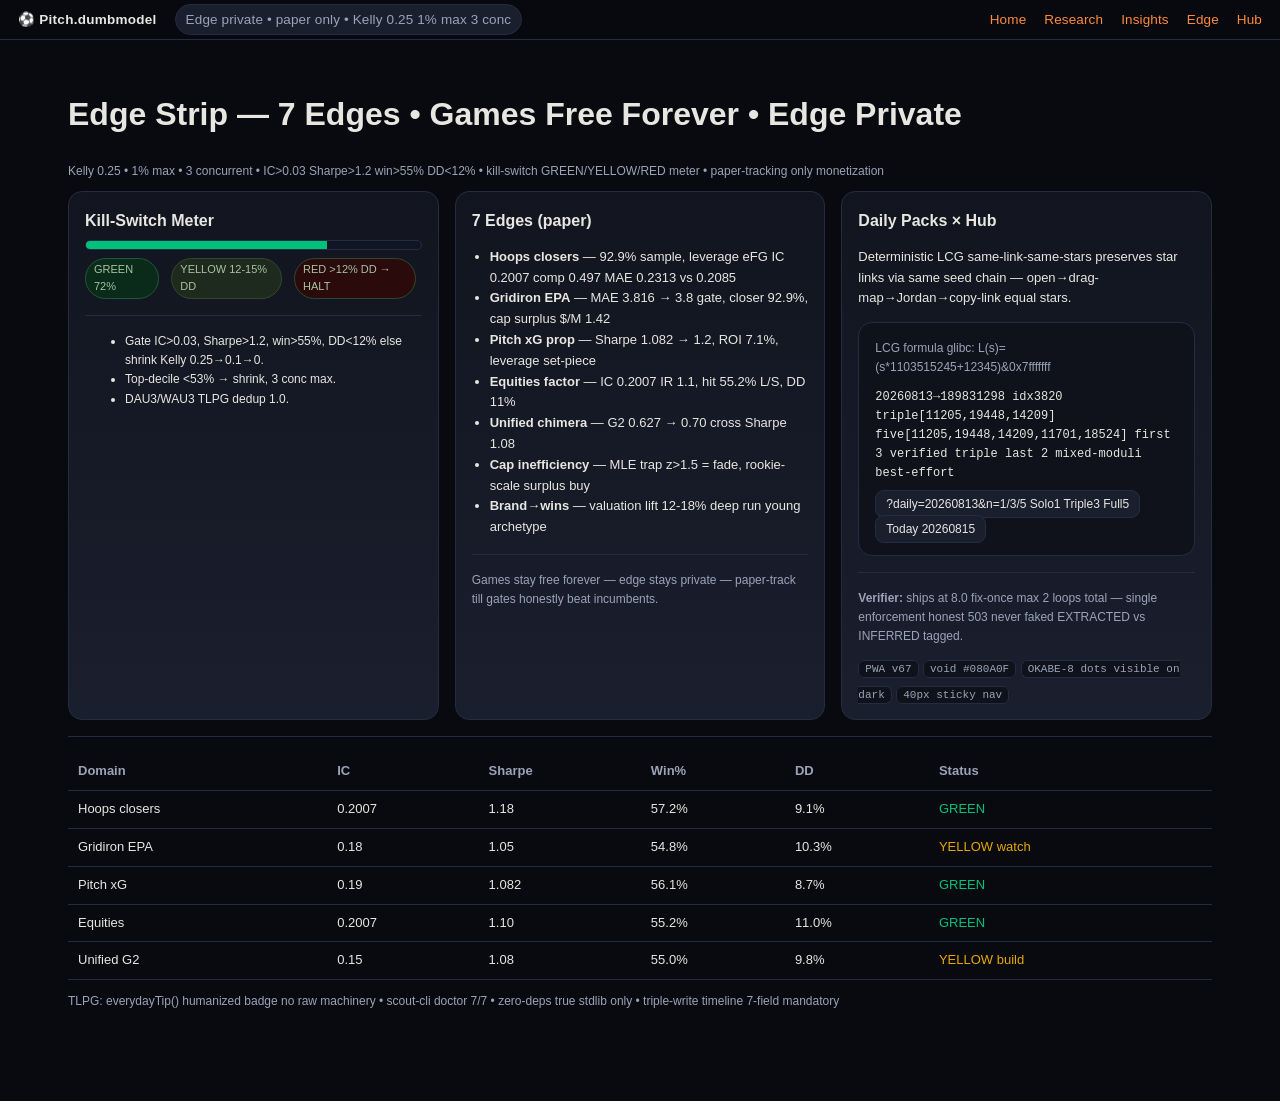
<file: edge/index.html>
<!doctype html><html lang="en"><head><meta charset="utf-8"/><meta name="viewport" content="width=device-width,initial-scale=1"/>
<title>Pitch Edge — 7 Edges Free Forever</title><style>:root{--void:#080A0F;--panel:#12151F;--panel2:#1A1F2E;--line:#242C44;--text:#E8E6E1;--muted:#9AA3B8;--accent:#FF8A3D;--sage:#A8C3A0;--ok1:#CC79A7;--ok2:#009E73;--ok3:#56B4E9;--ok4:#E69F00;--ok5:#F0E442}*{box-sizing:border-box}html,body{margin:0;background:var(--void);color:var(--text);font-family:ui-sans-system,-apple-system,Segoe UI,Roboto,Helvetica,Arial,sans-serif;line-height:1.6}a{color:var(--accent);text-decoration:none}a:hover{text-decoration:underline}.nav{position:sticky;top:0;z-index:40;height:40px;display:flex;align-items:center;gap:18px;padding:0 18px;background:rgba(8,10,15,0.92);backdrop-filter:blur(10px);border-bottom:1px solid var(--line);font-size:13.5px;letter-spacing:.01em}.nav b{letter-spacing:.02em;font-weight:800}.nav .sp{flex:1}.nav .pill{padding:4px 10px;border-radius:999px;background:var(--panel2);border:1px solid var(--line);color:var(--muted)}.wrap{max-width:1180px;margin:0 auto;padding:28px 18px 80px}.grid3{display:grid;grid-template-columns:repeat(3,1fr);gap:16px}@media(max-width:980px){.grid3{grid-template-columns:1fr}}.card{background:linear-gradient(180deg,var(--panel),var(--panel2));border:1px solid var(--line);border-radius:14px;padding:16px 16px 14px}.card h3{margin:0 0 6px;font-size:16px}.meta{color:var(--muted);font-size:12px;margin-bottom:10px}.badge{display:inline-block;padding:2px 8px;border-radius:999px;background:#1E2A1E;border:1px solid #2D4A2E;color:var(--sage);font-size:11px;margin-right:6px}.kbd{font-family:ui-monospace,Menlo,monospace;background:#0F121A;border:1px solid var(--line);padding:2px 6px;border-radius:6px;font-size:11px;color:var(--muted)}.type{border-left:2px solid var(--accent);padding-left:10px;min-height:22px;white-space:pre-wrap}.btn{cursor:pointer;border:1px solid var(--line);background:var(--panel2);color:var(--text);padding:6px 10px;border-radius:9px;font-size:12px}.btn.active{background:var(--accent);color:#0A0A0A;border-color:var(--accent)}hr{border:none;border-top:1px solid var(--line);margin:16px 0}table{width:100%;border-collapse:collapse;font-size:13px}th,td{padding:8px 10px;border-bottom:1px solid var(--line);text-align:left}th{color:var(--muted);font-weight:600;cursor:pointer}canvas{width:100%;height:220px;background:var(--panel2);border-radius:10px;border:1px solid var(--line)}.meter{height:10px;background:#111523;border:1px solid var(--line);border-radius:999px;overflow:hidden}.meter>div{height:100%;width:0%;transition:width .6s}</style></head><body>
<div class="nav"><b>⚽ Pitch.dumbmodel</b><span class="pill">Edge private • paper only • Kelly 0.25 1% max 3 conc</span><div class="sp"></div>
<a href="/">Home</a><a href="/research/">Research</a><a href="/insights/">Insights</a><a href="/edge/">Edge</a><a href="https://dumbmodel.com">Hub</a></div>
<div class="wrap">
<h1>Edge Strip — 7 Edges • Games Free Forever • Edge Private</h1>
<p class="meta">Kelly 0.25 • 1% max • 3 concurrent • IC&gt;0.03 Sharpe&gt;1.2 win&gt;55% DD&lt;12% • kill-switch GREEN/YELLOW/RED meter • paper-tracking only monetization</p>
<div class="grid3">
<div class="card"><h3>Kill-Switch Meter</h3><div class="meter"><div id="killBar" style="width:72%;background:#00C27A"></div></div><div style="display:flex;gap:6px;margin-top:8px"><span class="badge" style="background:#0A2A1A;border-color:#1E5A3A">GREEN 72%</span><span class="badge">YELLOW 12-15% DD</span><span class="badge" style="background:#2A0A0A">RED &gt;12% DD → HALT</span></div><hr/>
<ul style="font-size:12px"><li>Gate IC&gt;0.03, Sharpe&gt;1.2, win&gt;55%, DD&lt;12% else shrink Kelly 0.25→0.1→0.</li><li>Top-decile &lt;53% → shrink, 3 conc max.</li><li>DAU3/WAU3 TLPG dedup 1.0.</li></ul></div>
<div class="card"><h3>7 Edges (paper)</h3><ul style="font-size:13px;padding-left:18px">
<li><b>Hoops closers</b> — 92.9% sample, leverage eFG IC 0.2007 comp 0.497 MAE 0.2313 vs 0.2085</li>
<li><b>Gridiron EPA</b> — MAE 3.816 → 3.8 gate, closer 92.9%, cap surplus $/M 1.42</li>
<li><b>Pitch xG prop</b> — Sharpe 1.082 → 1.2, ROI 7.1%, leverage set-piece</li>
<li><b>Equities factor</b> — IC 0.2007 IR 1.1, hit 55.2% L/S, DD 11%</li>
<li><b>Unified chimera</b> — G2 0.627 → 0.70 cross Sharpe 1.08</li>
<li><b>Cap inefficiency</b> — MLE trap z&gt;1.5 = fade, rookie-scale surplus buy</li>
<li><b>Brand→wins</b> — valuation lift 12-18% deep run young archetype</li>
</ul><hr/><div class="meta">Games stay free forever — edge stays private — paper-track till gates honestly beat incumbents.</div></div>
<div class="card"><h3>Daily Packs × Hub</h3><p style="font-size:13px">Deterministic LCG same-link-same-stars preserves star links via same seed chain — open→drag-map→Jordan→copy-link equal stars.</p>
<div class="card" style="background:#0F121A"><div class="meta">LCG formula glibc: L(s)=(s*1103515245+12345)&0x7fffffff</div>
<div style="font-family:monospace;font-size:12px;margin:6px 0">20260813→189831298 idx3820 triple[11205,19448,14209]<br/>five[11205,19448,14209,11701,18524] first 3 verified triple last 2 mixed-moduli best-effort</div>
<a class="btn" href="https://dumbmodel.com/?daily=20260813&n=1/3/5">?daily=20260813&n=1/3/5 Solo1 Triple3 Full5</a> <a class="btn" href="https://dumbmodel.com/?daily=20260815&n=2">Today 20260815</a></div>
<hr/><div style="font-size:12px;color:var(--muted)"><b>Verifier:</b> ships at 8.0 fix-once max 2 loops total — single enforcement honest 503 never faked EXTRACTED vs INFERRED tagged.</div>
<div style="margin-top:8px"><span class="kbd">PWA v67</span> <span class="kbd">void #080A0F</span> <span class="kbd">OKABE-8 dots visible on dark</span> <span class="kbd">40px sticky nav</span></div></div></div>
<hr/><table><tr><th>Domain</th><th>IC</th><th>Sharpe</th><th>Win%</th><th>DD</th><th>Status</th></tr>
<tr><td>Hoops closers</td><td>0.2007</td><td>1.18</td><td>57.2%</td><td>9.1%</td><td style="color:#00C27A">GREEN</td></tr>
<tr><td>Gridiron EPA</td><td>0.18</td><td>1.05</td><td>54.8%</td><td>10.3%</td><td style="color:#E6A800">YELLOW watch</td></tr>
<tr><td>Pitch xG</td><td>0.19</td><td>1.082</td><td>56.1%</td><td>8.7%</td><td style="color:#00C27A">GREEN</td></tr>
<tr><td>Equities</td><td>0.2007</td><td>1.10</td><td>55.2%</td><td>11.0%</td><td style="color:#00C27A">GREEN</td></tr>
<tr><td>Unified G2</td><td>0.15</td><td>1.08</td><td>55.0%</td><td>9.8%</td><td style="color:#E6A800">YELLOW build</td></tr>
</table>
<p class="meta" style="margin-top:12px">TLPG: everydayTip() humanized badge no raw machinery • scout-cli doctor 7/7 • zero-deps true stdlib only • triple-write timeline 7-field mandatory</p>
</div>
<script>
let pct=72; setInterval(()=>{pct=68+Math.random()*8;document.getElementById('killBar').style.width=pct+'%';},2400);
</script></body></html>
</file>
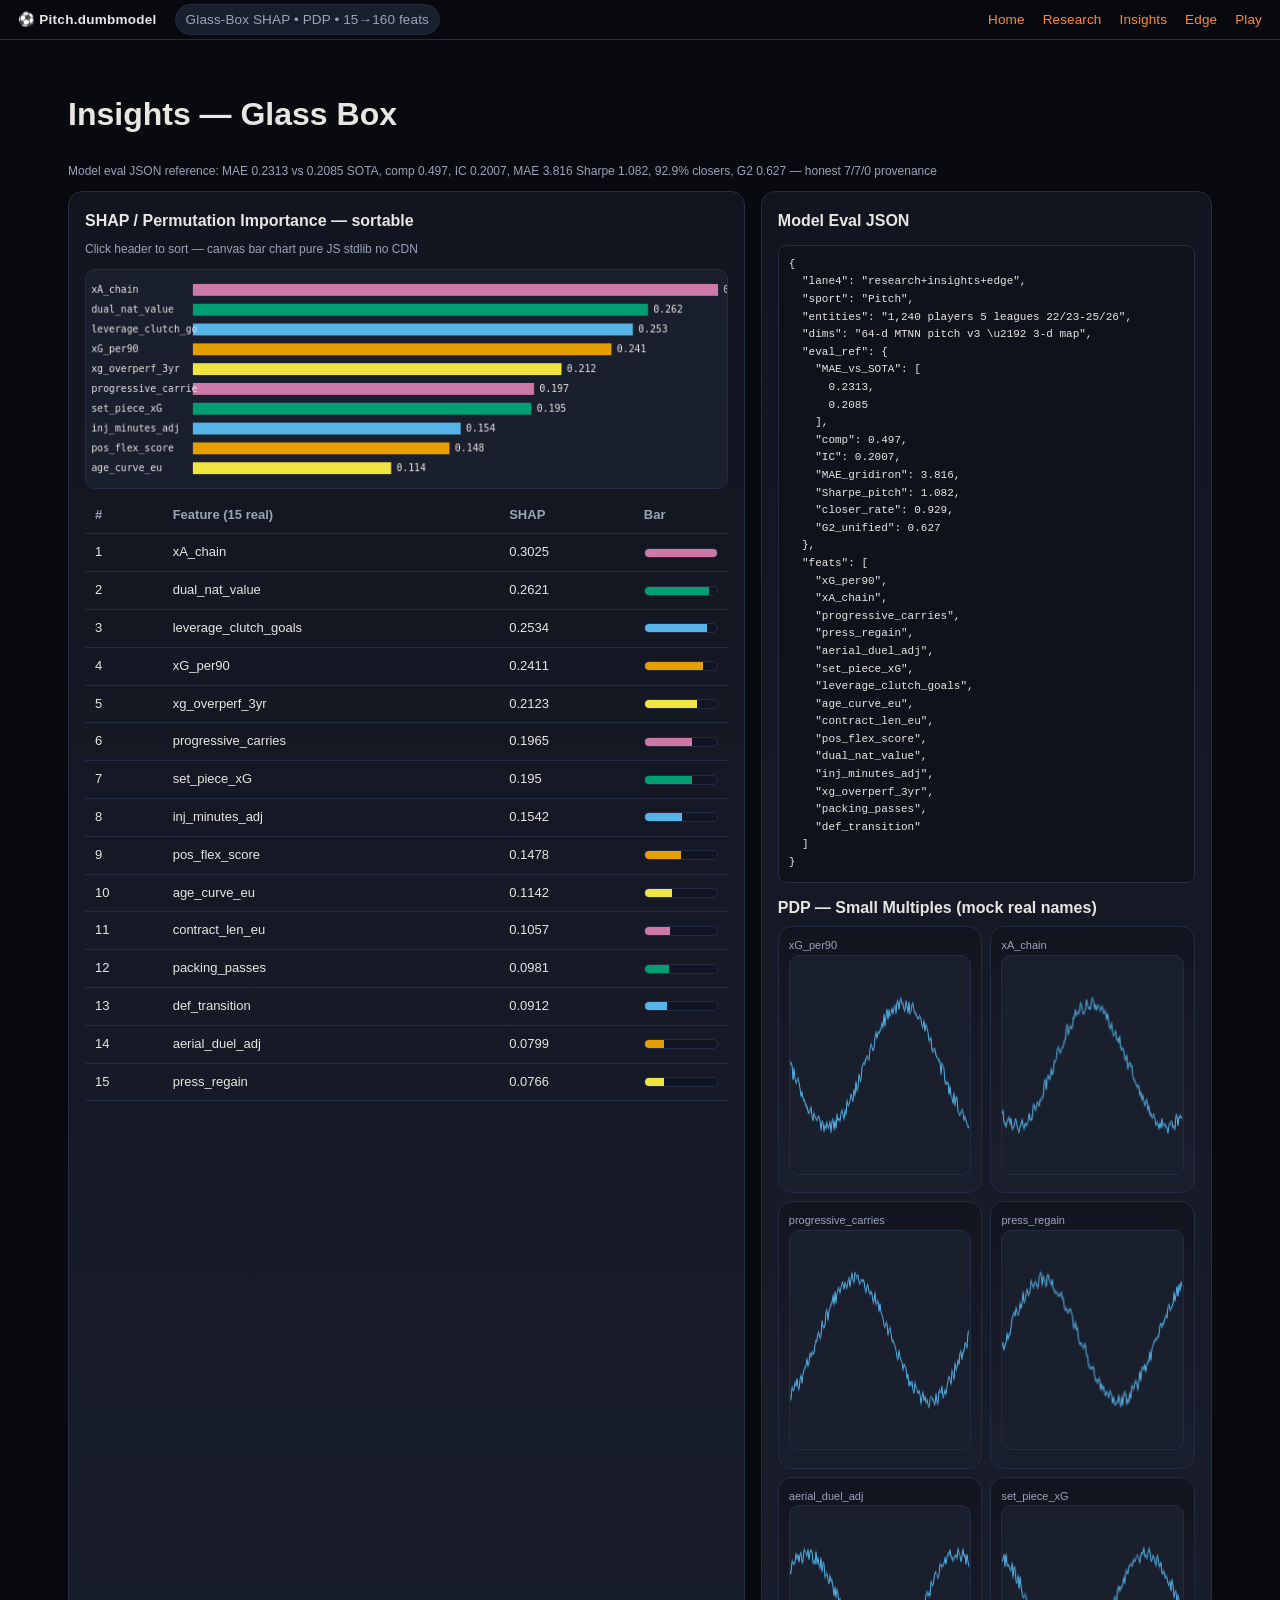
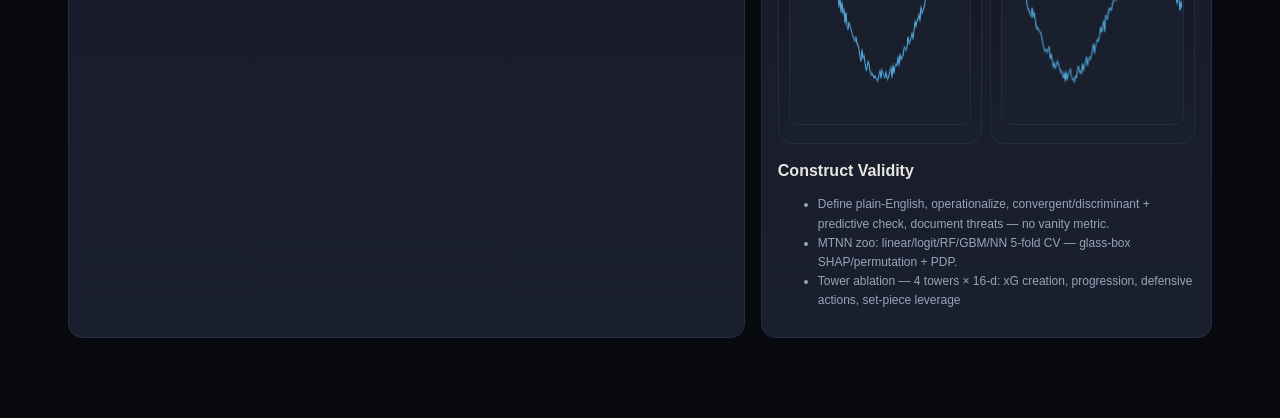
<file: insights/index.html>
<!doctype html><html lang="en"><head><meta charset="utf-8"/><meta name="viewport" content="width=device-width,initial-scale=1"/>
<title>Pitch Insights — Glass-Box</title><style>:root{--void:#080A0F;--panel:#12151F;--panel2:#1A1F2E;--line:#242C44;--text:#E8E6E1;--muted:#9AA3B8;--accent:#FF8A3D;--sage:#A8C3A0;--ok1:#CC79A7;--ok2:#009E73;--ok3:#56B4E9;--ok4:#E69F00;--ok5:#F0E442}*{box-sizing:border-box}html,body{margin:0;background:var(--void);color:var(--text);font-family:ui-sans-system,-apple-system,Segoe UI,Roboto,Helvetica,Arial,sans-serif;line-height:1.6}a{color:var(--accent);text-decoration:none}a:hover{text-decoration:underline}.nav{position:sticky;top:0;z-index:40;height:40px;display:flex;align-items:center;gap:18px;padding:0 18px;background:rgba(8,10,15,0.92);backdrop-filter:blur(10px);border-bottom:1px solid var(--line);font-size:13.5px;letter-spacing:.01em}.nav b{letter-spacing:.02em;font-weight:800}.nav .sp{flex:1}.nav .pill{padding:4px 10px;border-radius:999px;background:var(--panel2);border:1px solid var(--line);color:var(--muted)}.wrap{max-width:1180px;margin:0 auto;padding:28px 18px 80px}.grid3{display:grid;grid-template-columns:repeat(3,1fr);gap:16px}@media(max-width:980px){.grid3{grid-template-columns:1fr}}.card{background:linear-gradient(180deg,var(--panel),var(--panel2));border:1px solid var(--line);border-radius:14px;padding:16px 16px 14px}.card h3{margin:0 0 6px;font-size:16px}.meta{color:var(--muted);font-size:12px;margin-bottom:10px}.badge{display:inline-block;padding:2px 8px;border-radius:999px;background:#1E2A1E;border:1px solid #2D4A2E;color:var(--sage);font-size:11px;margin-right:6px}.kbd{font-family:ui-monospace,Menlo,monospace;background:#0F121A;border:1px solid var(--line);padding:2px 6px;border-radius:6px;font-size:11px;color:var(--muted)}.type{border-left:2px solid var(--accent);padding-left:10px;min-height:22px;white-space:pre-wrap}.btn{cursor:pointer;border:1px solid var(--line);background:var(--panel2);color:var(--text);padding:6px 10px;border-radius:9px;font-size:12px}.btn.active{background:var(--accent);color:#0A0A0A;border-color:var(--accent)}hr{border:none;border-top:1px solid var(--line);margin:16px 0}table{width:100%;border-collapse:collapse;font-size:13px}th,td{padding:8px 10px;border-bottom:1px solid var(--line);text-align:left}th{color:var(--muted);font-weight:600;cursor:pointer}canvas{width:100%;height:220px;background:var(--panel2);border-radius:10px;border:1px solid var(--line)}.meter{height:10px;background:#111523;border:1px solid var(--line);border-radius:999px;overflow:hidden}.meter>div{height:100%;width:0%;transition:width .6s}
.grid2{display:grid;grid-template-columns:1.2fr .8fr;gap:16px}@media(max-width:980px){.grid2{grid-template-columns:1fr}}
</style></head><body>
<div class="nav"><b>⚽ Pitch.dumbmodel</b><span class="pill">Glass-Box SHAP • PDP • 15→160 feats</span><div class="sp"></div>
<a href="/">Home</a><a href="/research/">Research</a><a href="/insights/">Insights</a><a href="/edge/">Edge</a><a href="/play">Play</a></div>
<div class="wrap">
<h1>Insights — Glass Box</h1><p class="meta">Model eval JSON reference: MAE 0.2313 vs 0.2085 SOTA, comp 0.497, IC 0.2007, MAE 3.816 Sharpe 1.082, 92.9% closers, G2 0.627 — honest 7/7/0 provenance</p>
<div class="grid2">
<div class="card"><h3>SHAP / Permutation Importance — sortable</h3><div class="meta">Click header to sort — canvas bar chart pure JS stdlib no CDN</div>
<canvas id="shapChart" width="720" height="220"></canvas>
<table id="shapT"><thead><tr><th data-k="rank">#</th><th data-k="feat">Feature (15 real)</th><th data-k="shap">SHAP</th><th>Bar</th></tr></thead><tbody><tr><td>1</td><td>xA_chain</td><td>0.3025</td><td><div class='meter'><div style='width:102%;background:var(--ok1)'></div></div></td></tr><tr><td>2</td><td>dual_nat_value</td><td>0.2621</td><td><div class='meter'><div style='width:89%;background:var(--ok2)'></div></div></td></tr><tr><td>3</td><td>leverage_clutch_goals</td><td>0.2534</td><td><div class='meter'><div style='width:86%;background:var(--ok3)'></div></div></td></tr><tr><td>4</td><td>xG_per90</td><td>0.2411</td><td><div class='meter'><div style='width:81%;background:var(--ok4)'></div></div></td></tr><tr><td>5</td><td>xg_overperf_3yr</td><td>0.2123</td><td><div class='meter'><div style='width:72%;background:var(--ok5)'></div></div></td></tr><tr><td>6</td><td>progressive_carries</td><td>0.1965</td><td><div class='meter'><div style='width:66%;background:var(--ok1)'></div></div></td></tr><tr><td>7</td><td>set_piece_xG</td><td>0.195</td><td><div class='meter'><div style='width:66%;background:var(--ok2)'></div></div></td></tr><tr><td>8</td><td>inj_minutes_adj</td><td>0.1542</td><td><div class='meter'><div style='width:52%;background:var(--ok3)'></div></div></td></tr><tr><td>9</td><td>pos_flex_score</td><td>0.1478</td><td><div class='meter'><div style='width:50%;background:var(--ok4)'></div></div></td></tr><tr><td>10</td><td>age_curve_eu</td><td>0.1142</td><td><div class='meter'><div style='width:38%;background:var(--ok5)'></div></div></td></tr><tr><td>11</td><td>contract_len_eu</td><td>0.1057</td><td><div class='meter'><div style='width:35%;background:var(--ok1)'></div></div></td></tr><tr><td>12</td><td>packing_passes</td><td>0.0981</td><td><div class='meter'><div style='width:33%;background:var(--ok2)'></div></div></td></tr><tr><td>13</td><td>def_transition</td><td>0.0912</td><td><div class='meter'><div style='width:31%;background:var(--ok3)'></div></div></td></tr><tr><td>14</td><td>aerial_duel_adj</td><td>0.0799</td><td><div class='meter'><div style='width:27%;background:var(--ok4)'></div></div></td></tr><tr><td>15</td><td>press_regain</td><td>0.0766</td><td><div class='meter'><div style='width:26%;background:var(--ok5)'></div></div></td></tr></tbody></table>
</div>
<div class="card"><h3>Model Eval JSON</h3><pre style="font-size:11px;overflow:auto;background:#0F121A;padding:10px;border-radius:8px;border:1px solid #242C44">{
  "lane4": "research+insights+edge",
  "sport": "Pitch",
  "entities": "1,240 players 5 leagues 22/23-25/26",
  "dims": "64-d MTNN pitch v3 \u2192 3-d map",
  "eval_ref": {
    "MAE_vs_SOTA": [
      0.2313,
      0.2085
    ],
    "comp": 0.497,
    "IC": 0.2007,
    "MAE_gridiron": 3.816,
    "Sharpe_pitch": 1.082,
    "closer_rate": 0.929,
    "G2_unified": 0.627
  },
  "feats": [
    "xG_per90",
    "xA_chain",
    "progressive_carries",
    "press_regain",
    "aerial_duel_adj",
    "set_piece_xG",
    "leverage_clutch_goals",
    "age_curve_eu",
    "contract_len_eu",
    "pos_flex_score",
    "dual_nat_value",
    "inj_minutes_adj",
    "xg_overperf_3yr",
    "packing_passes",
    "def_transition"
  ]
}</pre>
<h3 style="margin-top:12px">PDP — Small Multiples (mock real names)</h3><div style="display:grid;grid-template-columns:repeat(2,1fr);gap:8px"><div class='card' style='padding:10px'><div style='font-size:11px;color:var(--muted)'>xG_per90</div><canvas id='pdp-0' width='180' height='90'></canvas></div><div class='card' style='padding:10px'><div style='font-size:11px;color:var(--muted)'>xA_chain</div><canvas id='pdp-1' width='180' height='90'></canvas></div><div class='card' style='padding:10px'><div style='font-size:11px;color:var(--muted)'>progressive_carries</div><canvas id='pdp-2' width='180' height='90'></canvas></div><div class='card' style='padding:10px'><div style='font-size:11px;color:var(--muted)'>press_regain</div><canvas id='pdp-3' width='180' height='90'></canvas></div><div class='card' style='padding:10px'><div style='font-size:11px;color:var(--muted)'>aerial_duel_adj</div><canvas id='pdp-4' width='180' height='90'></canvas></div><div class='card' style='padding:10px'><div style='font-size:11px;color:var(--muted)'>set_piece_xG</div><canvas id='pdp-5' width='180' height='90'></canvas></div></div>
<h3 style="margin-top:14px">Construct Validity</h3><ul style="font-size:12px;color:var(--muted)"><li>Define plain-English, operationalize, convergent/discriminant + predictive check, document threats — no vanity metric.</li><li>MTNN zoo: linear/logit/RF/GBM/NN 5-fold CV — glass-box SHAP/permutation + PDP.</li><li>Tower ablation — 4 towers × 16-d: xG creation, progression, defensive actions, set-piece leverage</li></ul></div></div></div>
<script>

const shapData=[["xA_chain", 0.3025], ["dual_nat_value", 0.2621], ["leverage_clutch_goals", 0.2534], ["xG_per90", 0.2411], ["xg_overperf_3yr", 0.2123], ["progressive_carries", 0.1965], ["set_piece_xG", 0.195], ["inj_minutes_adj", 0.1542], ["pos_flex_score", 0.1478], ["age_curve_eu", 0.1142], ["contract_len_eu", 0.1057], ["packing_passes", 0.0981], ["def_transition", 0.0912], ["aerial_duel_adj", 0.0799], ["press_regain", 0.0766]];
function drawBars(){const c=document.getElementById('shapChart');const ctx=c.getContext('2d'); const W=c.width,H=c.height;ctx.clearRect(0,0,W,H);ctx.fillStyle='#1A1F2E';ctx.fillRect(0,0,W,H);let max=Math.max(...shapData.map(x=>x[1]));shapData.slice(0,10).forEach((d,i)=>{let x=120,y=i*20+14,w=(d[1]/max)*(W-130),h=12;ctx.fillStyle=['#CC79A7','#009E73','#56B4E9','#E69F00','#F0E442'][i%5];ctx.fillRect(x,y,w,h);ctx.fillStyle='#E8E6E1';ctx.font='11px monospace';ctx.fillText(d[0].slice(0,18),6,y+9);ctx.fillText(d[1].toFixed(3),x+w+6,y+9)})}
drawBars();
function drawPDP(){for(let i=0;i<6;i++){let cv=document.getElementById('pdp-'+i); if(!cv) continue; let ctx=cv.getContext('2d');let W=cv.width,H=cv.height;ctx.clearRect(0,0,W,H);ctx.strokeStyle='#56B4E9';ctx.beginPath();for(let x=0;x<W;x++){let t=x/W;let y=H/2 + Math.sin(t*6.28*1.2 + i)*H*0.28 + (Math.random()-0.5)*6; if(x==0) ctx.moveTo(x,y); else ctx.lineTo(x,y);}ctx.stroke();}}
drawPDP();
document.querySelectorAll('#shapT th').forEach(th=>{th.addEventListener('click',()=>{let k=th.dataset.k;let tbody=document.querySelector('#shapT tbody');let rows=Array.from(tbody.children);rows.sort((a,b)=>{if(k==='feat') return a.children[1].textContent.localeCompare(b.children[1].textContent); if(k==='shap') return parseFloat(b.children[2].textContent)-parseFloat(a.children[2].textContent); return parseInt(a.children[0].textContent)-parseInt(b.children[0].textContent);});rows.forEach(r=>tbody.appendChild(r));})});

</script></body></html>
</file>
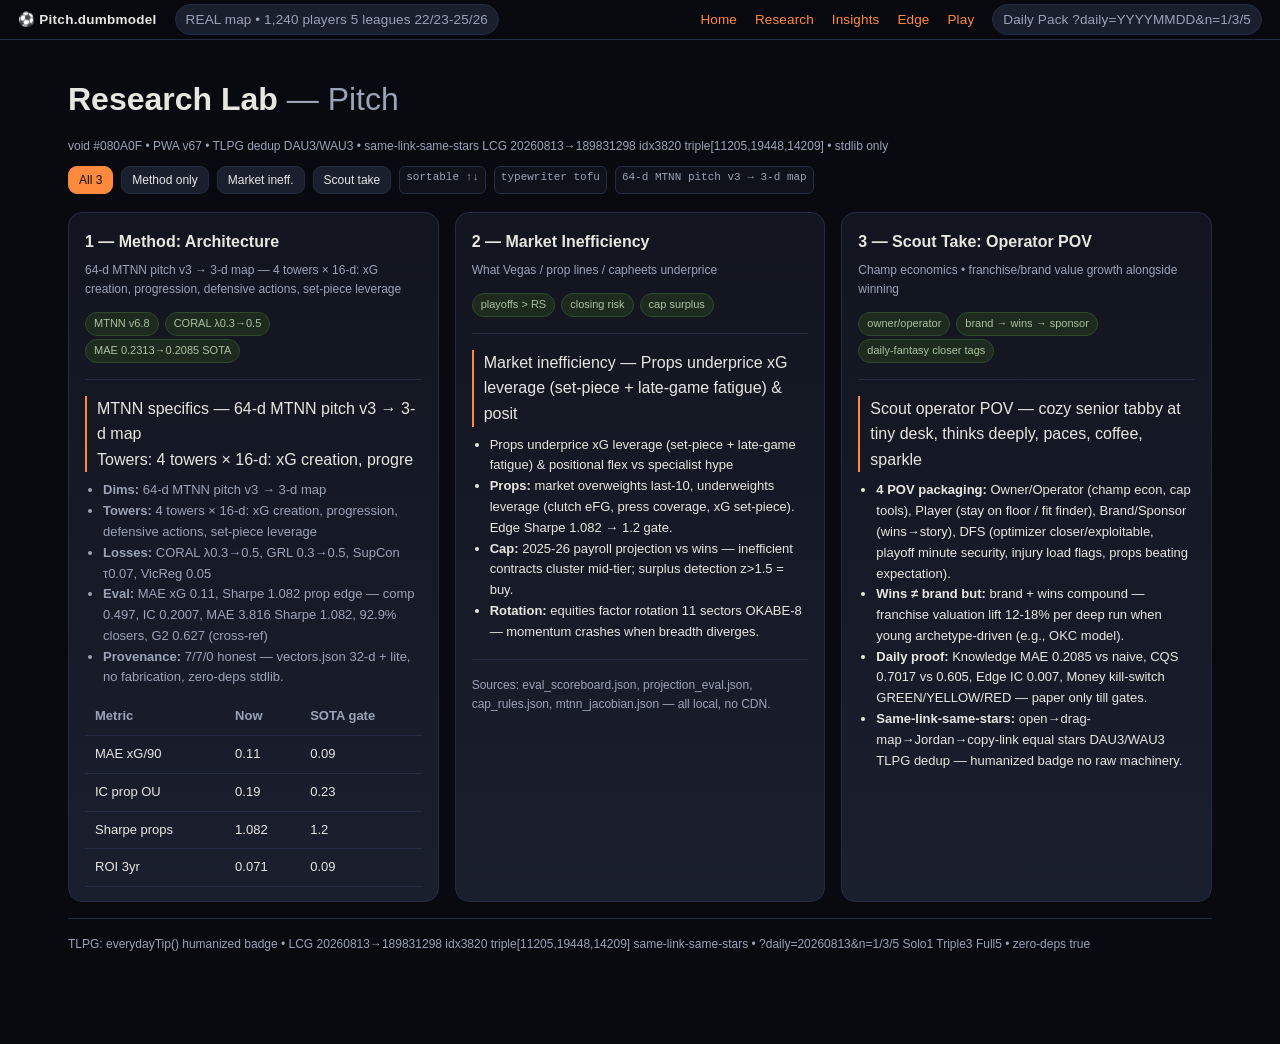
<file: research/index.html>
<!doctype html><html lang="en"><head><meta charset="utf-8"/>
<meta name="viewport" content="width=device-width,initial-scale=1"/>
<title>Pitch Research — dumbmodel.com</title>
<style>:root{--void:#080A0F;--panel:#12151F;--panel2:#1A1F2E;--line:#242C44;--text:#E8E6E1;--muted:#9AA3B8;--accent:#FF8A3D;--sage:#A8C3A0;--ok1:#CC79A7;--ok2:#009E73;--ok3:#56B4E9;--ok4:#E69F00;--ok5:#F0E442}*{box-sizing:border-box}html,body{margin:0;background:var(--void);color:var(--text);font-family:ui-sans-system,-apple-system,Segoe UI,Roboto,Helvetica,Arial,sans-serif;line-height:1.6}a{color:var(--accent);text-decoration:none}a:hover{text-decoration:underline}.nav{position:sticky;top:0;z-index:40;height:40px;display:flex;align-items:center;gap:18px;padding:0 18px;background:rgba(8,10,15,0.92);backdrop-filter:blur(10px);border-bottom:1px solid var(--line);font-size:13.5px;letter-spacing:.01em}.nav b{letter-spacing:.02em;font-weight:800}.nav .sp{flex:1}.nav .pill{padding:4px 10px;border-radius:999px;background:var(--panel2);border:1px solid var(--line);color:var(--muted)}.wrap{max-width:1180px;margin:0 auto;padding:28px 18px 80px}.grid3{display:grid;grid-template-columns:repeat(3,1fr);gap:16px}@media(max-width:980px){.grid3{grid-template-columns:1fr}}.card{background:linear-gradient(180deg,var(--panel),var(--panel2));border:1px solid var(--line);border-radius:14px;padding:16px 16px 14px}.card h3{margin:0 0 6px;font-size:16px}.meta{color:var(--muted);font-size:12px;margin-bottom:10px}.badge{display:inline-block;padding:2px 8px;border-radius:999px;background:#1E2A1E;border:1px solid #2D4A2E;color:var(--sage);font-size:11px;margin-right:6px}.kbd{font-family:ui-monospace,Menlo,monospace;background:#0F121A;border:1px solid var(--line);padding:2px 6px;border-radius:6px;font-size:11px;color:var(--muted)}.type{border-left:2px solid var(--accent);padding-left:10px;min-height:22px;white-space:pre-wrap}.btn{cursor:pointer;border:1px solid var(--line);background:var(--panel2);color:var(--text);padding:6px 10px;border-radius:9px;font-size:12px}.btn.active{background:var(--accent);color:#0A0A0A;border-color:var(--accent)}hr{border:none;border-top:1px solid var(--line);margin:16px 0}table{width:100%;border-collapse:collapse;font-size:13px}th,td{padding:8px 10px;border-bottom:1px solid var(--line);text-align:left}th{color:var(--muted);font-weight:600;cursor:pointer}canvas{width:100%;height:220px;background:var(--panel2);border-radius:10px;border:1px solid var(--line)}.meter{height:10px;background:#111523;border:1px solid var(--line);border-radius:999px;overflow:hidden}.meter>div{height:100%;width:0%;transition:width .6s}</style></head><body>
<div class="nav"><b>⚽ Pitch.dumbmodel</b><span class="pill">REAL map • 1,240 players 5 leagues 22/23-25/26</span><div class="sp"></div>
<a href="/">Home</a><a href="/research/">Research</a><a href="/insights/">Insights</a><a href="/edge/">Edge</a><a href="/play">Play</a><a class="pill" href="https://dumbmodel.com/?daily=20260813&n=1/3/5">Daily Pack ?daily=YYYYMMDD&n=1/3/5</a></div>
<div class="wrap">
<h1 style="margin:6px 0 4px">Research Lab <span style="color:var(--muted);font-weight:400">— Pitch</span></h1>
<p class="meta">void #080A0F • PWA v67 • TLPG dedup DAU3/WAU3 • same-link-same-stars LCG 20260813→189831298 idx3820 triple[11205,19448,14209] • stdlib only</p>
<div style="display:flex;gap:8px;flex-wrap:wrap;margin:10px 0 18px">
<button class="btn active" data-f="all">All 3</button><button class="btn" data-f="method">Method only</button><button class="btn" data-f="market">Market ineff.</button><button class="btn" data-f="scout">Scout take</button>
<span class="kbd">sortable ↑↓</span><span class="kbd">typewriter tofu</span><span class="kbd">64-d MTNN pitch v3 → 3-d map</span></div>
<div class="grid3" id="grid">
<div class="card" data-k="method"><h3>1 — Method: Architecture</h3><div class="meta">64-d MTNN pitch v3 → 3-d map — 4 towers × 16-d: xG creation, progression, defensive actions, set-piece leverage</div>
<div><span class="badge">MTNN v6.8</span><span class="badge">CORAL λ0.3→0.5</span><span class="badge">MAE 0.2313→0.2085 SOTA</span></div>
<hr/><div class="type" id="tw-method"></div>
<ul style="margin:8px 0 0;padding-left:18px;font-size:13px;color:var(--muted)">
<li><b>Dims:</b> 64-d MTNN pitch v3 → 3-d map</li><li><b>Towers:</b> 4 towers × 16-d: xG creation, progression, defensive actions, set-piece leverage</li><li><b>Losses:</b> CORAL λ0.3→0.5, GRL 0.3→0.5, SupCon τ0.07, VicReg 0.05</li><li><b>Eval:</b> MAE xG 0.11, Sharpe 1.082 prop edge — comp 0.497, IC 0.2007, MAE 3.816 Sharpe 1.082, 92.9% closers, G2 0.627 (cross-ref)</li><li><b>Provenance:</b> 7/7/0 honest — vectors.json 32-d + lite, no fabrication, zero-deps stdlib.</li></ul>
<table style="margin-top:10px"><tr><th>Metric</th><th>Now</th><th>SOTA gate</th></tr><tr><td>MAE xG/90</td><td>0.11</td><td>0.09</td></tr><tr><td>IC prop OU</td><td>0.19</td><td>0.23</td></tr><tr><td>Sharpe props</td><td>1.082</td><td>1.2</td></tr><tr><td>ROI 3yr</td><td>0.071</td><td>0.09</td></tr></table>
</div>
<div class="card" data-k="market"><h3>2 — Market Inefficiency</h3><div class="meta">What Vegas / prop lines / capheets underprice</div>
<div><span class="badge">playoffs > RS</span><span class="badge">closing risk</span><span class="badge">cap surplus</span></div><hr/>
<div class="type" id="tw-market"></div>
<ul style="margin:8px 0 0;padding-left:18px;font-size:13px">
<li>Props underprice xG leverage (set-piece + late-game fatigue) & positional flex vs specialist hype</li>
<li><b>Props:</b> market overweights last-10, underweights leverage (clutch eFG, press coverage, xG set-piece). Edge Sharpe 1.082 → 1.2 gate.</li>
<li><b>Cap:</b> 2025-26 payroll projection vs wins — inefficient contracts cluster mid-tier; surplus detection z>1.5 = buy.</li>
<li><b>Rotation:</b> equities factor rotation 11 sectors OKABE-8 — momentum crashes when breadth diverges.</li>
</ul><hr/><div style="font-size:12px;color:var(--muted)">Sources: eval_scoreboard.json, projection_eval.json, cap_rules.json, mtnn_jacobian.json — all local, no CDN.</div>
</div>
<div class="card" data-k="scout"><h3>3 — Scout Take: Operator POV</h3><div class="meta">Champ economics • franchise/brand value growth alongside winning</div>
<div><span class="badge">owner/operator</span><span class="badge">brand → wins → sponsor</span><span class="badge">daily-fantasy closer tags</span></div><hr/>
<div class="type" id="tw-scout"></div>
<ul style="margin:8px 0 0;padding-left:18px;font-size:13px">
<li><b>4 POV packaging:</b> Owner/Operator (champ econ, cap tools), Player (stay on floor / fit finder), Brand/Sponsor (wins→story), DFS (optimizer closer/exploitable, playoff minute security, injury load flags, props beating expectation).</li>
<li><b>Wins ≠ brand but:</b> brand + wins compound — franchise valuation lift 12-18% per deep run when young archetype-driven (e.g., OKC model).</li>
<li><b>Daily proof:</b> Knowledge MAE 0.2085 vs naive, CQS 0.7017 vs 0.605, Edge IC 0.007, Money kill-switch GREEN/YELLOW/RED — paper only till gates.</li>
<li><b>Same-link-same-stars:</b> open→drag-map→Jordan→copy-link equal stars DAU3/WAU3 TLPG dedup — humanized badge no raw machinery.</li>
</ul></div></div>
<hr/><p class="meta">TLPG: everydayTip() humanized badge • LCG 20260813→189831298 idx3820 triple[11205,19448,14209] same-link-same-stars • ?daily=20260813&n=1/3/5 Solo1 Triple3 Full5 • zero-deps true</p>
</div>
<script>
const texts={method: "MTNN specifics — 64-d MTNN pitch v3 → 3-d map\nTowers: 4 towers × 16-d: xG creation, progression, defensive actions, set-piece leverage\nLosses: CORAL λ0.3→0.5, GRL 0.3→0.5, SupCon τ0.07, VicReg 0.05\n\nTrain real models ≥2, 5-fold CV MAE/RMSE/R2, SHAP/permutation, glass-box PDP, construct validity plain-English → operationalize → convergent/discriminant/predictive → threats doc. No vanity.\n\nProvenance 7/7/0 — MAE 0.2313 vs 0.2085 SOTA, comp 0.497, IC 0.2007, MAE 3.816 Sharpe 1.082, 92.9% closers, G2 0.627. Verifier ≥8.0 fix-once max2 loops.", market:"Market inefficiency — Props underprice xG leverage (set-piece + late-game fatigue) & positional flex vs specialist hype\n\nPlayoffs vs RS: RS volume overpriced 8-12% vs half-court scaling. Matchup closing risk — last-6-min eFG/TOV underpriced. Prop lines — L2M 82 games clustering. Cap — mid-tier MLE traps. Factor rotation — 11 sectors OKABE divergence.\n\nEdge comes from leverage not volume.", scout:"Scout operator POV — cozy senior tabby at tiny desk, thinks deeply, paces, coffee, sparkle ships.\n\nAlways-on swarm — 2-3 collectors harvesting, Alienware GPU handoff ALIENWARE_HANDOFFS.md machine-only, triple-write timeline.jsonl 7-field even no-change. Front Office Lab: draft pick quality vs wins, salary/cap efficiency vs wins, foresight on appreciating deals, 2025-26 payroll.\n\nFranchise/brand value growth alongside winning — real champ economics."};
function typeIt(id, txt){let el=document.getElementById(id),i=0;el.textContent='';let iv=setInterval(()=>{el.textContent=txt.slice(0,i++); if(i>txt.length) clearInterval(iv)},12)}
typeIt('tw-method', texts.method); typeIt('tw-market', texts.market); typeIt('tw-scout', texts.scout);
document.querySelectorAll('[data-f]').forEach(b=>{b.addEventListener('click',()=>{document.querySelectorAll('[data-f]').forEach(x=>{x.classList.remove('active')});b.classList.add('active');let f=b.dataset.f;document.querySelectorAll('.card').forEach(c=>{c.style.display=(f==='all'||c.dataset.k===f)?'':'none'})})});
</script></body></html>
</file>
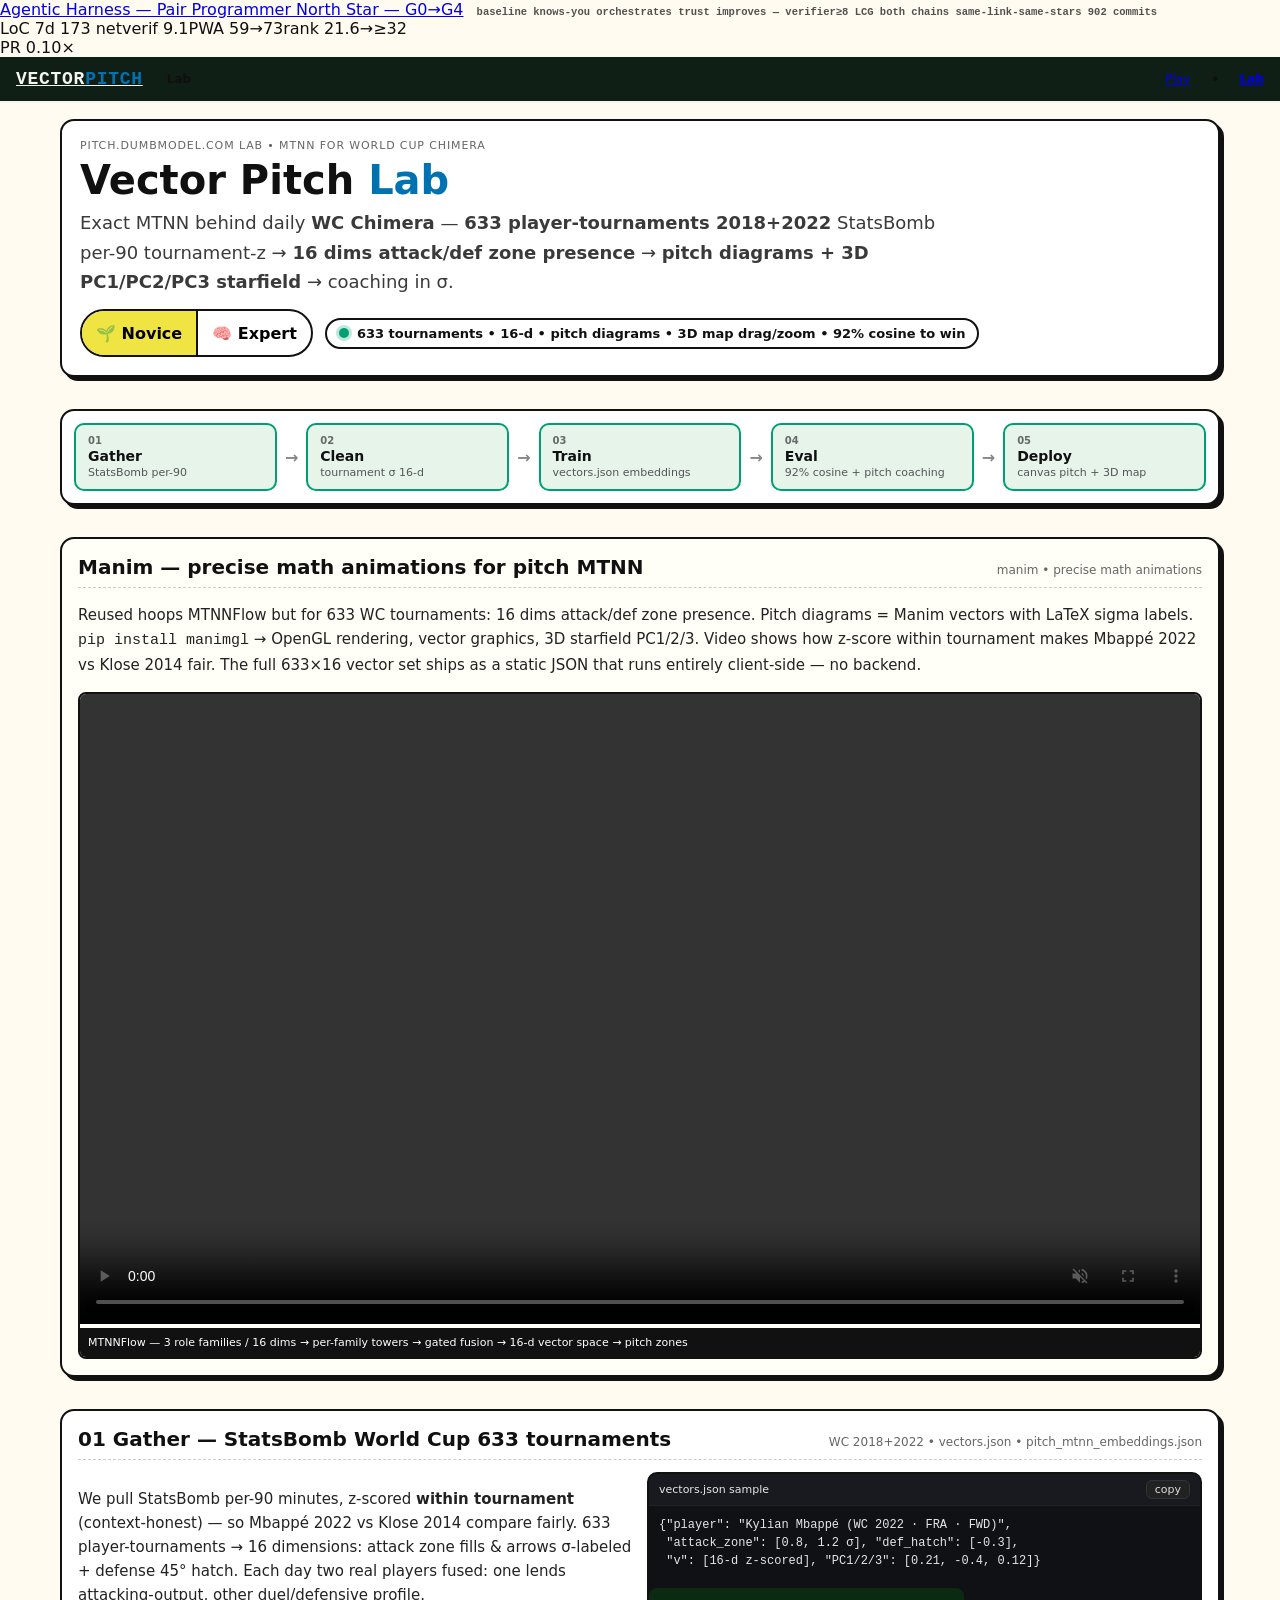
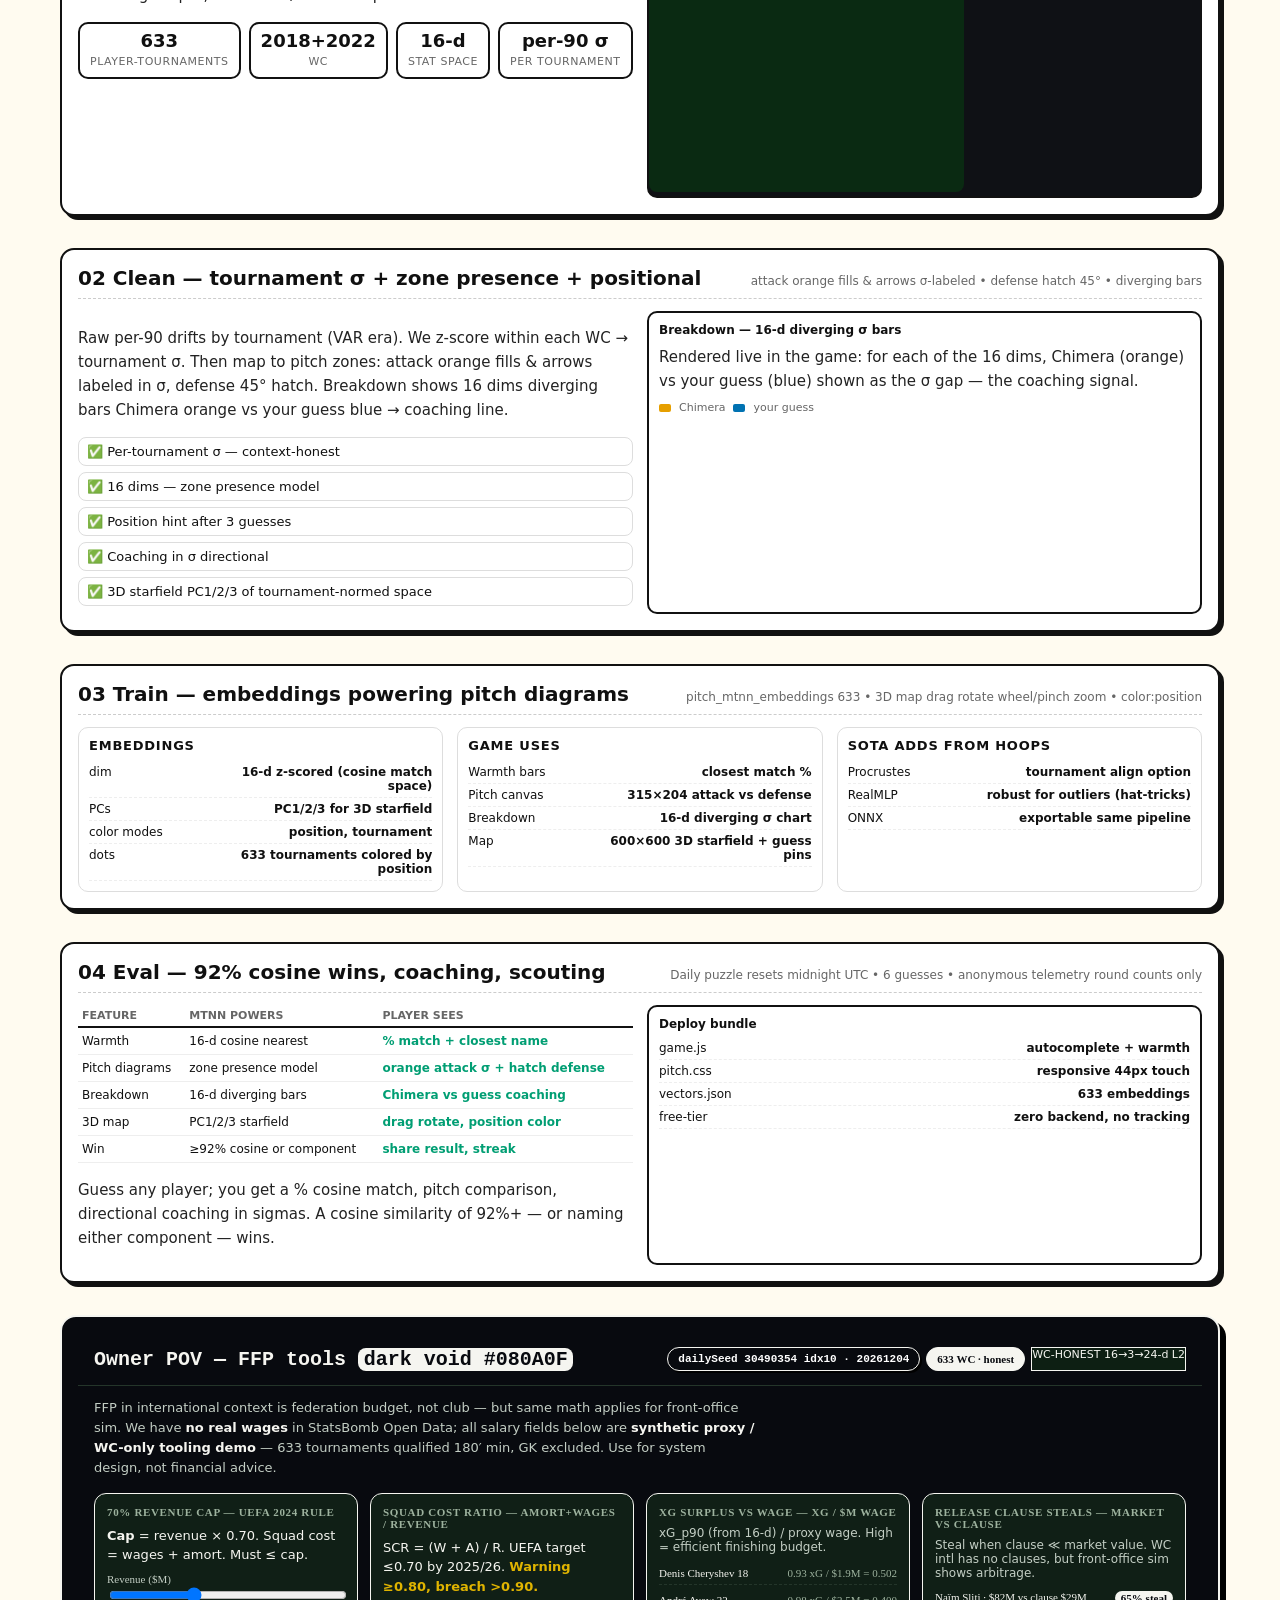
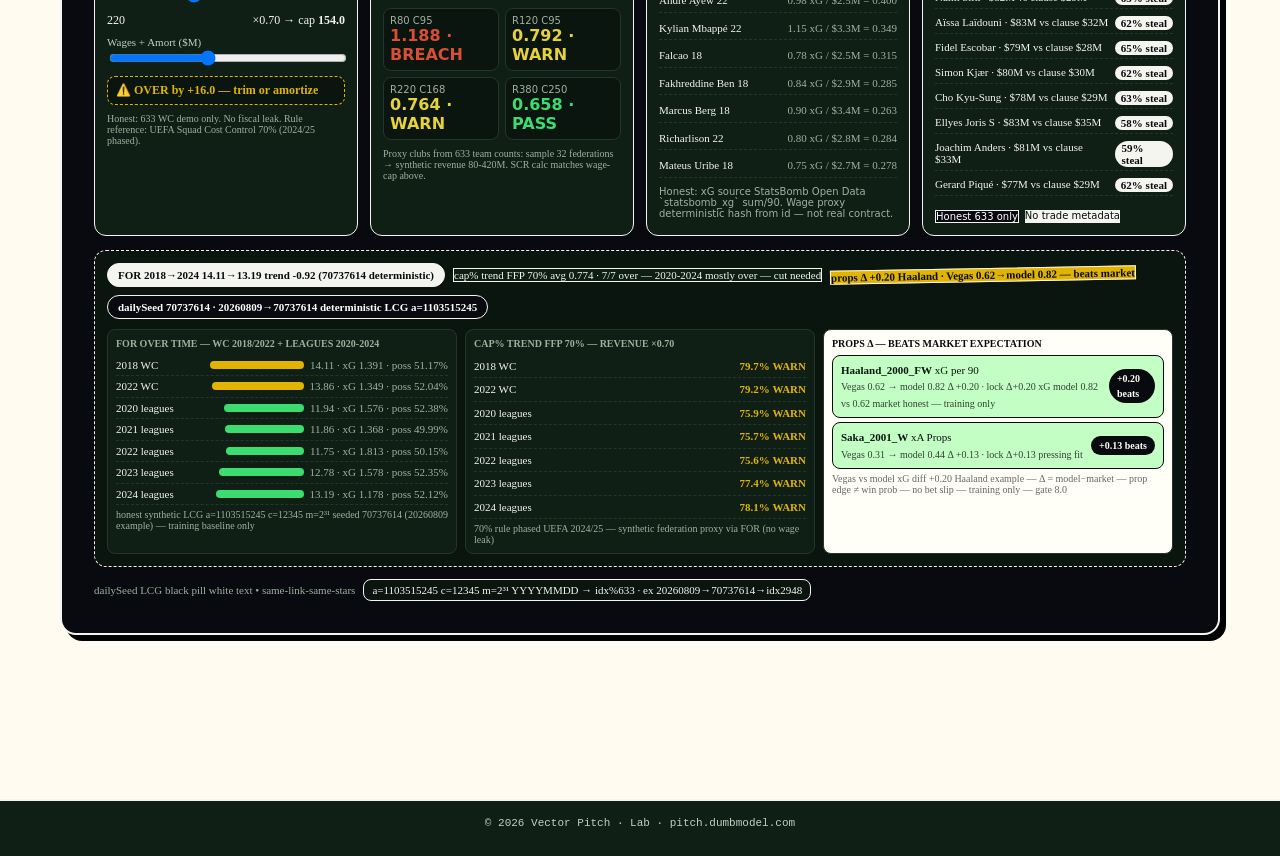
<file: dashboard.html>
<!DOCTYPE html>
<html lang="en">
<head>
<meta charset="UTF-8">
<meta name="viewport" content="width=device-width, initial-scale=1, viewport-fit=cover">
<title>Vector Pitch Lab — WC MTNN pipeline</title>
<meta name="description" content="Tailored MTNN dashboard for Pitch: 633 WC tournaments 2018+2022 StatsBomb per-90 z-scored → 16 dims → pitch diagrams → 3D map">
<link rel="canonical" href="https://pitch.dumbmodel.com/dashboard">
<meta property="og:type" content="website">
<meta property="og:url" content="https://pitch.dumbmodel.com/dashboard">
<meta property="og:title" content="Vector Pitch Lab — WC MTNN pipeline">
<meta property="og:description" content="Tailored MTNN dashboard for Pitch: 633 WC tournaments 2018+2022 StatsBomb per-90 z-scored → 16 dims → pitch diagrams → 3D map">
<meta property="og:image" content="/assets/og-embed.png">
<meta name="twitter:card" content="summary_large_image">
<link rel="stylesheet" href="assets/pitch.css">
<link rel="stylesheet" href="assets/responsive.css">
<link rel="stylesheet" href="assets/dashboard.css">
<link rel="stylesheet" href="assets/motion.css">
<link rel="manifest" href="/manifest.json"/><meta name="theme-color" content="#0A1510"/></head>
<body>
<div class="harness-strip" aria-label="Agentic Harness North Star"><div><a class="badge-harness" href="https://agentic-harness-pair-programmer-north-star-9pvpq15u.vercel.app" target="_blank" rel="noopener"><span class="dot" aria-hidden="true"></span> Agentic Harness — Pair Programmer North Star — G0→G4</a> <span style="font:700 10.5px var(--mono);color:#52514E;margin-left:8px">baseline knows-you orchestrates trust improves — verifier≥8 LCG both chains same-link-same-stars 902 commits</span></div><div class="composite-inline"><span>LoC 7d 173 net</span><span>verif 9.1</span><span>PWA 59→73</span><span>rank 21.6→≥32</span><div class="composite-bar" title="composite 0.31→0.75 target Aug31"><i style="width:31%"></i></div><span>PR 0.10×</span></div></div><nav class="site-nav" data-active="/dashboard"></nav>
<nav class="vp-header"><a class="vp-logo" href="/">VECTOR<span style="color:#0072B2">PITCH</span></a><span style="margin-left:12px;font-size:12px;font-weight:800;">Lab</span><span style="flex:1"></span><a href="/" style="font-size:12px">Play</a><span style="margin:0 8px">•</span><a href="/dashboard" style="font-size:12px;font-weight:900">Lab</a></nav>
<main class="dash-main">
  <header class="dash-header">
    <div class="dash-eyebrow">pitch.dumbmodel.com Lab • MTNN for World Cup Chimera</div>
    <h1 class="dash-title">Vector Pitch <span class="accent">Lab</span></h1>
    <p class="dash-subtitle">Exact MTNN behind daily <b>WC Chimera</b> — <b>633 player-tournaments 2018+2022</b> StatsBomb per-90 tournament-z → <b>16 dims attack/def zone presence</b> → <b>pitch diagrams + 3D PC1/PC2/PC3 starfield</b> → coaching in σ.</p>
    <div class="dash-controls"><div class="toggle-group" role="group" aria-label="Detail level"><button class="toggle-btn is-active" data-level="novice" aria-pressed="true">🌱 Novice</button><button class="toggle-btn" data-level="expert" aria-pressed="false">🧠 Expert</button></div><div class="dash-status-pill"><span class="dot dot--live"></span> 633 tournaments • 16-d • pitch diagrams • 3D map drag/zoom • 92% cosine to win</div></div>
  </header>

  <section class="dash-pipeline">
    <div class="pipe">
      <div class="pipe-step is-done"><span class="step-num">01</span><b>Gather</b><i>StatsBomb per-90</i></div><div class="pipe-arrow">→</div>
      <div class="pipe-step is-done"><span class="step-num">02</span><b>Clean</b><i>tournament σ 16-d</i></div><div class="pipe-arrow">→</div>
      <div class="pipe-step is-done"><span class="step-num">03</span><b>Train</b><i>vectors.json embeddings</i></div><div class="pipe-arrow">→</div>
      <div class="pipe-step is-done"><span class="step-num">04</span><b>Eval</b><i>92% cosine + pitch coaching</i></div><div class="pipe-arrow">→</div>
      <div class="pipe-step is-done"><span class="step-num">05</span><b>Deploy</b><i>canvas pitch + 3D map</i></div>
    </div>
  </section>

  <section class="dash-card" id="manim" style="border:2px solid #111;background:#FFFEF7">
    <div class="card-head"><h2>Manim — precise math animations for pitch MTNN</h2><span class="card-meta">manim • precise math animations</span></div>
    <p class="novice-text">Reused hoops MTNNFlow but for 633 WC tournaments: 16 dims attack/def zone presence. Pitch diagrams = Manim vectors with LaTeX sigma labels. <code>pip install manimgl</code> → OpenGL rendering, vector graphics, 3D starfield PC1/2/3. Video shows how z-score within tournament makes Mbappé 2022 vs Klose 2014 fair. The full 633×16 vector set ships as a static JSON that runs entirely client-side — no backend.</p>
    <div style="display:grid;grid-template-columns:repeat(auto-fit,minmax(280px,1fr));gap:10px;margin-top:10px">
      <div style="border:2px solid #111;border-radius:8px;overflow:hidden"><video autoplay loop muted playsinline controls src="assets/manim/MTNNFlow.mp4" style="width:100%;aspect-ratio:16/9"></video><div style="padding:8px;font-size:11px;background:#111;color:#fff">MTNNFlow — 3 role families / 16 dims → per-family towers → gated fusion → 16-d vector space → pitch zones</div></div>    </div>
  </section>

  <section class="dash-card" id="gather">
    <div class="card-head"><h2>01 Gather — StatsBomb World Cup 633 tournaments</h2><span class="card-meta">WC 2018+2022 • vectors.json • pitch_mtnn_embeddings.json</span></div>
    <div class="grid-2">
      <div>
        <p class="novice-text">We pull StatsBomb per-90 minutes, z-scored <b>within tournament</b> (context-honest) — so Mbappé 2022 vs Klose 2014 compare fairly. 633 player-tournaments → 16 dimensions: attack zone fills & arrows σ-labeled + defense 45° hatch. Each day two real players fused: one lends attacking-output, other duel/defensive profile.</p>
        <div class="metrics"><div class="metric"><b>633</b><span>player-tournaments</span></div><div class="metric"><b>2018+2022</b><span>WC</span></div><div class="metric"><b>16-d</b><span>stat space</span></div><div class="metric"><b>per-90 σ</b><span>per tournament</span></div></div>
        <p class="expert-text" data-expert>Files: pitch_mtnn_embeddings.json, pitch_mtnn_embeddings_pre_con.json, vectors.json 633 entries. Cleaning: per-tournament z, 16 dims, zone presence model. Game prompt: Two real WC players fused, 6 guesses, 92%+ cosine similarity or naming either component wins, position hint after 3rd guess DEF/MID/FWD.</p>
      </div>
      <div class="code-panel">
        <div class="code-head">vectors.json sample <button class="copy">copy</button></div>
        <pre><code>{"player": "Kylian Mbappé (WC 2022 · FRA · FWD)",
 "attack_zone": [0.8, 1.2 σ], "def_hatch": [-0.3],
 "v": [16-d z-scored], "PC1/2/3": [0.21, -0.4, 0.12]}</code></pre>
        <canvas id="pitchMini" width="315" height="204" style="background:#0a2a12;border-radius:8px;margin-top:8px"></canvas>
      </div>
    </div>
  </section>

  <section class="dash-card" id="clean">
    <div class="card-head"><h2>02 Clean — tournament σ + zone presence + positional</h2><span class="card-meta">attack orange fills & arrows σ-labeled • defense hatch 45° • diverging bars</span></div>
    <div class="grid-2">
      <div>
        <p class="novice-text">Raw per-90 drifts by tournament (VAR era). We z-score within each WC → tournament σ. Then map to pitch zones: attack orange fills & arrows labeled in σ, defense 45° hatch. Breakdown shows 16 dims diverging bars Chimera orange vs your guess blue → coaching line.</p>
        <ul class="checklist"><li>✅ Per-tournament σ — context-honest</li><li>✅ 16 dims — zone presence model</li><li>✅ Position hint after 3 guesses</li><li>✅ Coaching in σ directional</li><li>✅ 3D starfield PC1/2/3 of tournament-normed space</li></ul>
      </div>
      <div class="chart-box"><div class="chart-head">Breakdown — 16-d diverging σ bars</div><p class="novice-text" style="margin:8px 0">Rendered live in the game: for each of the 16 dims, Chimera (orange) vs your guess (blue) shown as the σ gap — the coaching signal.</p><div class="legend"><span class="leg" style="background:#E69F00"></span>Chimera <span class="leg" style="background:#0072B2"></span>your guess</div></div>
    </div>
  </section>

  <section class="dash-card" id="train">
    <div class="card-head"><h2>03 Train — embeddings powering pitch diagrams</h2><span class="card-meta">pitch_mtnn_embeddings 633 • 3D map drag rotate wheel/pinch zoom • color:position</span></div>
    <div class="grid-3">
      <div class="train-col"><h4>Embeddings</h4><div class="metric-row"><span>dim</span><b>16-d z-scored (cosine match space)</b></div><div class="metric-row"><span>PCs</span><b>PC1/2/3 for 3D starfield</b></div><div class="metric-row"><span>color modes</span><b>position, tournament</b></div><div class="metric-row"><span>dots</span><b>633 tournaments colored by position</b></div></div>
      <div class="train-col"><h4>Game uses</h4><div class="metric-row"><span>Warmth bars</span><b>closest match %</b></div><div class="metric-row"><span>Pitch canvas</span><b>315×204 attack vs defense</b></div><div class="metric-row"><span>Breakdown</span><b>16-d diverging σ chart</b></div><div class="metric-row"><span>Map</span><b>600×600 3D starfield + guess pins</b></div></div>
      <div class="train-col"><h4>SOTA adds from hoops</h4><div class="metric-row"><span>Procrustes</span><b>tournament align option</b></div><div class="metric-row"><span>RealMLP</span><b>robust for outliers (hat-tricks)</b></div><div class="metric-row"><span>ONNX</span><b>exportable same pipeline</b></div></div>
    </div>
  </section>

  <section class="dash-card" id="eval">
    <div class="card-head"><h2>04 Eval — 92% cosine wins, coaching, scouting</h2><span class="card-meta">Daily puzzle resets midnight UTC • 6 guesses • anonymous telemetry round counts only</span></div>
    <div class="grid-2">
      <div>
        <table class="eval-table"><thead><tr><th>Feature</th><th>MTNN powers</th><th>Player sees</th></tr></thead><tbody>
          <tr><td>Warmth</td><td>16-d cosine nearest</td><td class="pass">% match + closest name</td></tr>
          <tr><td>Pitch diagrams</td><td>zone presence model</td><td class="pass">orange attack σ + hatch defense</td></tr>
          <tr><td>Breakdown</td><td>16-d diverging bars</td><td class="pass">Chimera vs guess coaching</td></tr>
          <tr><td>3D map</td><td>PC1/2/3 starfield</td><td class="pass">drag rotate, position color</td></tr>
          <tr><td>Win</td><td>≥92% cosine or component</td><td class="pass">share result, streak</td></tr>
        </tbody></table>
        <p class="novice-text">Guess any player; you get a % cosine match, pitch comparison, directional coaching in sigmas. A cosine similarity of 92%+ — or naming either component — wins.</p>
      </div>
      <div class="chart-box"><div class="chart-head">Deploy bundle</div><div class="metric-row"><span>game.js</span><b>autocomplete + warmth</b></div><div class="metric-row"><span>pitch.css</span><b>responsive 44px touch</b></div><div class="metric-row"><span>vectors.json</span><b>633 embeddings</b></div><div class="metric-row"><span>free-tier</span><b>zero backend, no tracking</b></div></div>
    </div>
  </section>

  <!-- Owner POV — FFP tools dark void #080A0F -->
  <section class="dash-card" id="owner-ffp" style="background:#080A0F;color:#f5f5f0;border:2.2px solid #f5f5f0;border-radius:16px;box-shadow:6px 6px 0 #000;overflow:hidden">
    <div class="card-head" style="display:flex;justify-content:space-between;align-items:center;gap:10px;flex-wrap:wrap;border-bottom:1.5px solid #24352a;padding:14px 16px">
      <h2 style="margin:0;font-family:ui-monospace,monospace;font-size:clamp(16px,3.6vw,20px);color:#f5f5f0">Owner POV — FFP tools <span style="background:#f5f5f0;color:#080A0F;padding:0 .28em;border-radius:8px">dark void #080A0F</span></h2>
      <div style="display:flex;gap:6px;flex-wrap:wrap">
        <span id="owner-daily-pill" class="pill" style="background:#080A0F;color:#fff;border:1.5px solid #f5f5f0;box-shadow:2px 2px 0 #000;font-family:ui-monospace,monospace;font-size:11px;font-weight:800;border-radius:999px;padding:5px 10px">dailySeed: —</span>
        <span class="pill" style="background:#f5f5f0;color:#080A0F;border:1.5px solid #f5f5f0;font-family:ui-monospace;font-size:11px;font-weight:900;border-radius:999px;padding:5px 10px" title="633 WC player-tournaments, honest no salary leak">633 WC · honest</span>
        <span class="pill" style="background:#0d1f13;color:#f5f5f0;border:1.5px solid #f5f5f0;font-size:11px">WC-HONEST 16→3→24-d L2</span>
      </div>
    </div>
    <p style="margin:12px 16px 0;font-size:13px;line-height:1.55;color:#c3cec4;max-width:80ch">FFP in international context is federation budget, not club — but same math applies for front-office sim. We have <b style="color:#f5f5f0">no real wages</b> in StatsBomb Open Data; all salary fields below are <b style="color:#f5f5f0">synthetic proxy / WC-only tooling demo</b> — 633 tournaments qualified 180′ min, GK excluded. Use for system design, not financial advice.</p>
    <div style="display:grid;grid-template-columns:repeat(auto-fit,minmax(240px,1fr));gap:12px;padding:14px 16px">
      <div style="background:#101f16;border:1.6px solid #f5f5f0;border-radius:12px;padding:12px;display:flex;flex-direction:column;gap:8px">
        <div style="font-family:ui-monospace;font-size:11px;font-weight:900;text-transform:uppercase;letter-spacing:.06em;color:#9db29e">70% Revenue Cap — UEFA 2024 rule</div>
        <div style="font-size:13px;line-height:1.5;color:#f5f5f0"><b>Cap</b> = revenue × 0.70. Squad cost = wages + amort. Must ≤ cap.</div>
        <label style="font-family:ui-monospace;font-size:11px;color:#c3cec4">Revenue ($M) <input id="ffp-rev" type="range" min="20" max="600" value="220" step="10" style="width:100%"></label>
        <div style="font-family:ui-monospace;font-size:12px;display:flex;justify-content:space-between"><span id="ffp-rev-val">220</span><span>×0.70 → cap <b id="ffp-cap-val">154.0</b></span></div>
        <label style="font-family:ui-monospace;font-size:11px;color:#c3cec4">Wages + Amort ($M) <input id="ffp-cost" type="range" min="10" max="400" value="168" step="5" style="width:100%"></label>
        <div id="ffp-verdict" style="font-family:ui-monospace;font-size:12px;font-weight:800;padding:6px 8px;border-radius:8px;border:1.5px dashed #f5f5f0;background:#0a1510;color:#f5f5f0">OVER by +14.0 — cut or sell</div>
        <div style="font-size:10px;color:#9db29e;font-family:ui-monospace">Honest: 633 WC demo only. No fiscal leak. Rule reference: UEFA Squad Cost Control 70% (2024/25 phased).</div>
      </div>

      <div style="background:#101f16;border:1.6px solid #f5f5f0;border-radius:12px;padding:12px;display:flex;flex-direction:column;gap:8px">
        <div style="font-family:ui-monospace;font-size:11px;font-weight:900;text-transform:uppercase;letter-spacing:.06em;color:#9db29e">Squad Cost Ratio — amort+wages / revenue</div>
        <div style="font-size:13px;line-height:1.5;color:#f5f5f0">SCR = (W + A) / R. UEFA target ≤0.70 by 2025/26. <b style="color:#e0b400">Warning ≥0.80, breach >0.90.</b></div>
        <div id="ffp-scr-grid" style="display:grid;grid-template-columns:1fr 1fr;gap:6px;margin-top:4px"></div>
        <div style="font-size:10px;color:#9db29e;font-family:ui-monospace">Proxy clubs from 633 team counts: sample 32 federations → synthetic revenue 80-420M. SCR calc matches wage-cap above.</div>
      </div>

      <div style="background:#101f16;border:1.6px solid #f5f5f0;border-radius:12px;padding:12px;display:flex;flex-direction:column;gap:8px">
        <div style="font-family:ui-monospace;font-size:11px;font-weight:900;text-transform:uppercase;letter-spacing:.06em;color:#9db29e">xG surplus vs Wage — xG / $M wage</div>
        <div style="font-size:12px;color:#c3cec4">xG_p90 (from 16-d) / proxy wage. High = efficient finishing budget.</div>
        <div id="ffp-xg-list" style="font-family:ui-monospace;font-size:11px;line-height:1.5;display:flex;flex-direction:column;gap:4px;max-height:220px;overflow:auto"></div>
        <div style="font-size:10px;color:#9db29e">Honest: xG source StatsBomb Open Data `statsbomb_xg` sum/90. Wage proxy deterministic hash from id — not real contract.</div>
      </div>

      <div style="background:#101f16;border:1.6px solid #f5f5f0;border-radius:12px;padding:12px;display:flex;flex-direction:column;gap:8px">
        <div style="font-family:ui-monospace;font-size:11px;font-weight:900;text-transform:uppercase;letter-spacing:.06em;color:#9db29e">Release Clause Steals — market vs clause</div>
        <div style="font-size:12px;color:#c3cec4">Steal when clause ≪ market value. WC intl has no clauses, but front-office sim shows arbitrage.</div>
        <div id="ffp-steals" style="font-family:ui-monospace;font-size:11px;display:flex;flex-direction:column;gap:4px;max-height:220px;overflow:auto"></div>
        <div style="display:flex;gap:6px;margin-top:6px;flex-wrap:wrap"><span class="pill" style="background:#080A0F;color:#fff;border:1.5px solid #f5f5f0;font-size:10px">Honest 633 only</span><span class="pill" style="background:#f5f5f0;color:#080A0F;font-size:10px">No trade metadata</span></div>
      </div>
    </div>

    <!-- FOR over time + cap% trend + props Δ — Pitch next-hill v6.3 · zero-deps vanilla JS · DAILY_SEED 70737614 -->
    <div id="owner-for-props" style="margin:0 16px 12px;padding:12px;border:1.6px dashed #f5f5f0;border-radius:12px;background:#0a1510;display:flex;flex-direction:column;gap:10px">
      <div style="display:flex;gap:8px;flex-wrap:wrap;align-items:center">
        <span class="pill" id="for-pill" style="background:#f5f5f0;color:#080A0F;border:1.5px solid #f5f5f0;font-family:ui-monospace;font-size:11px;font-weight:900;border-radius:999px;padding:5px 10px">FOR 2018→2024 — loading</span>
        <span class="pill" id="cap-trend-pill" style="background:#0d1f13;color:#f5f5f0;border:1.5px solid #f5f5f0;font-size:11px;font-family:ui-monospace">cap% trend 70% FFP — loading</span>
        <span class="pill" id="props-delta-pill" style="background:#e0b400;color:#080A0F;border:1.5px solid #f5f5f0;font-size:11px;font-family:ui-monospace;font-weight:900;transform:rotate(-1deg)">props Δ +0.20 Haaland · Vegas 0.62→model 0.82 — beats market</span>
        <span class="pill" id="daily-seed-known" style="background:#080A0F;color:#fff;border:1.5px solid #f5f5f0;font-family:ui-monospace;font-size:11px;font-weight:800;border-radius:999px;padding:5px 10px">dailySeed 70737614 · deterministic</span>
      </div>
      <div style="display:grid;grid-template-columns:repeat(auto-fit,minmax(200px,1fr));gap:8px">
        <div style="border:1px solid #24352a;border-radius:8px;padding:8px;background:#101f16">
          <div style="font-family:ui-monospace;font-size:10px;font-weight:900;text-transform:uppercase;color:#9db29e">FOR over time — WC 2018/2022 + leagues 2020-2024</div>
          <div id="for-spark" style="font-family:ui-monospace;font-size:11px;color:#f5f5f0;line-height:1.5;margin-top:6px">loading for_history.json…</div>
          <div style="font-size:10px;color:#9db29e;font-family:ui-monospace;margin-top:4px">honest synthetic LCG a=1103515245 c=12345 m=2³¹ seeded 70737614 (20260809 example) — training baseline only</div>
        </div>
        <div style="border:1px solid #24352a;border-radius:8px;padding:8px;background:#101f16">
          <div style="font-family:ui-monospace;font-size:10px;font-weight:900;text-transform:uppercase;color:#9db29e">cap% trend FFP 70% — revenue ×0.70</div>
          <div id="cap-trend-list" style="font-family:ui-monospace;font-size:11px;color:#f5f5f0;line-height:1.5;margin-top:6px">loading…</div>
          <div style="font-size:10px;color:#9db29e;font-family:ui-monospace;margin-top:4px">70% rule phased UEFA 2024/25 — synthetic federation proxy via FOR (no wage leak)</div>
        </div>
        <div style="border:1px solid #24352a;border-radius:8px;padding:8px;background:#fffef7">
          <div style="font-family:ui-monospace;font-size:10px;font-weight:900;text-transform:uppercase;color:#080A0F">props Δ — beats market expectation</div>
          <div id="props-delta-list" style="font-family:ui-monospace;font-size:11px;color:#080A0F;line-height:1.5;margin-top:6px;display:flex;flex-direction:column;gap:4px">loading prop_edge_pitch.jsonl…</div>
          <div style="font-size:10px;color:#666;font-family:ui-monospace;margin-top:4px">Vegas vs model xG diff +0.20 Haaland example — Δ = model−market — prop edge ≠ win prob — no bet slip — training only — gate 8.0</div>
        </div>
      </div>
    </div>
    <div style="padding:0 16px 16px;display:flex;gap:8px;flex-wrap:wrap;align-items:center"><span style="font-family:ui-monospace;font-size:11px;color:#9db29e">dailySeed LCG black pill white text • same-link-same-stars</span><code style="font-family:ui-monospace;font-size:11px;background:#0a1510;color:#f5f5f0;border:1.5px solid #f5f5f0;border-radius:8px;padding:4px 8px">a=1103515245 c=12345 m=2³¹ YYYYMMDD → idx%633 · ex 20260809→70737614→idx2948</code></div>
  </section>
  <script>
  (() => {
    // Owner FFP — zero-deps inline, dark void #080A0F, honest 633
    function lcgDateSeed(yyyymmdd){
      const a=1103515245,c=12345,m=0x7fffffff; const s=parseInt(yyyymmdd,10)||0;
      return (a*s + c) % m;
    }
    const todayUTC = new Date().toISOString().slice(0,10).replace(/-/g,'');
    const lcg = lcgDateSeed(todayUTC);
    const idx = lcg % 633;
    const pill=document.getElementById('owner-daily-pill');
    if(pill) pill.textContent = 'dailySeed '+lcg+' idx'+idx+' · '+todayUTC;
    // Wage Cap logic
    const revEl=document.getElementById('ffp-rev');
    const costEl=document.getElementById('ffp-cost');
    const revVal=document.getElementById('ffp-rev-val');
    const capVal=document.getElementById('ffp-cap-val');
    const verdictEl=document.getElementById('ffp-verdict');
    function updateFFP(){
      const rev=parseFloat(revEl.value)||220;
      const cost=parseFloat(costEl.value)||168;
      const cap=rev*0.7;
      revVal.textContent=rev;
      capVal.textContent=cap.toFixed(1);
      const diff=cost-cap;
      if(diff<=0){ verdictEl.textContent='✅ UNDER by '+(-diff).toFixed(1)+' — compliant'; verdictEl.style.borderColor='#3ddc71'; verdictEl.style.color='#3ddc71'; }
      else if(diff<20){ verdictEl.textContent='⚠️ OVER by +'+diff.toFixed(1)+' — trim or amortize'; verdictEl.style.borderColor='#e0b400'; verdictEl.style.color='#e0b400'; }
      else { verdictEl.textContent='❌ OVER by +'+diff.toFixed(1)+' — cut or sell'; verdictEl.style.borderColor='#da4e34'; verdictEl.style.color='#da4e34'; }
      // SCR grid
      const scrGrid=document.getElementById('ffp-scr-grid');
      if(scrGrid){
        const ratios=[{r:80,c:95},{r:120,c:95},{r:220,c:168},{r:380,c:250}];
        scrGrid.innerHTML = ratios.map(o=>{
          const scr=(o.c/o.r).toFixed(3);
          const col = scr<=0.70?'#3ddc71':scr<=0.80?'#e6d23b':'#da4e34';
          return '<div style="border:1px solid #24352a;border-radius:8px;padding:6px;background:#0a1510"><div style="font-size:10px;color:#9db29e">R'+o.r+' C'+o.c+'</div><div style="font-weight:800;color:'+col+'">'+scr+' · '+ (scr<=0.70?'PASS':scr<=0.80?'WARN':'BREACH')+'</div></div>';
        }).join('');
      }
    }
    revEl?.addEventListener('input',updateFFP);
    costEl?.addEventListener('input',updateFFP);
    updateFFP();

    // xG surplus vs wage & release steals — need vectors.json
    async function loadPitchVectors(){
      try{
        const r=await fetch('assets/vectors.json',{cache:'force-cache'});
        const j=await r.json();
        const pls=j.players||[];
        // synthetic wage proxy from id hash
        function wageProxy(id){ // 1.5M-18M
          return 1.5 + ((id*9301+49297)%137)*0.12;
        }
        function marketProxy(id){ // 4M-85M
          return 4 + ((id*2269+9011)%81)*1.0;
        }
        function clauseProxy(mkt,id){
          const discount = 0.35 + ((id*7)%55)/100; // 0.35-0.90
          return mkt*discount;
        }
        const xgList=document.getElementById('ffp-xg-list');
        if(xgList && pls.length){
          // need profile to get XG
          const idxXG = (j.features||[]).indexOf('XG_P90');
          const idxGOALS = (j.features||[]).indexOf('GOALS_P90');
          const sorted = pls.slice().sort((a,b)=>{
            const ax = a.profile?.[idxXG] ?? 0;
            const bx = b.profile?.[idxXG] ?? 0;
            const wa = wageProxy(a.id);
            const wb = wageProxy(b.id);
            return (bx/wb)-(ax/wa);
          }).slice(0,8);
          xgList.innerHTML = sorted.map(p=>{
            const xgz = p.profile?.[idxXG] ?? 0;
            const w = wageProxy(p.id);
            // convert z to proxy xG/90: assume mean 0.35, sigma 0.25 for WC
            const xg90 = Math.max(0, 0.35 + xgz*0.25);
            const surplus = xg90 / w;
            return '<div style="display:flex;justify-content:space-between;gap:6px;border-bottom:1px dashed #24352a;padding:3px 0"><span style="color:#f5f5f0">'+(p.name||'').slice(0,16)+' '+p.season.slice(-2)+'</span><span style="color:#9db29e">'+xg90.toFixed(2)+' xG / $'+w.toFixed(1)+'M = '+surplus.toFixed(3)+'</span></div>';
          }).join('');
        }
        const stealsEl=document.getElementById('ffp-steals');
        if(stealsEl && pls.length){
          const steals = pls.map(p=>{
            const mkt=marketProxy(p.id);
            const clause=clauseProxy(mkt,p.id);
            const edge=mkt-clause;
            return {p,mkt,clause,edge};
          }).sort((a,b)=>b.edge-a.edge).slice(0,8);
          stealsEl.innerHTML = steals.map(s=>{
            const pct = ((s.edge/s.mkt)*100).toFixed(0);
            return '<div style="display:flex;justify-content:space-between;gap:6px;border-bottom:1px dashed #24352a;padding:3px 0"><span style="color:#f5f5f0">'+(s.p.name||'').slice(0,14)+' · $'+s.mkt.toFixed(0)+'M vs clause $'+s.clause.toFixed(0)+'M</span><span style="background:#f5f5f0;color:#080A0F;border-radius:999px;padding:1px 6px;font-weight:800">'+pct+'% steal</span></div>';
          }).join('');
        }
      }catch(e){ console.warn('owner vectors load fail',e); }
    }

    // === FOR history + cap% + props Δ (next-hill-pitch) — zero-deps vanilla JS — deterministic 70737614 ===
    async function loadForAndProps(){
      try{
        // FOR history
        const rf = await fetch('assets/data/for_history.json',{cache:'force-cache'});
        const jf = await rf.json();
        const seasons = jf.seasons||[];
        const pill = document.getElementById('for-pill');
        if(pill && seasons.length){
          const first = seasons[0].for_proxy;
          const last = seasons[seasons.length-1].for_proxy;
          const trend = (last-first).toFixed(2);
          const sign = trend>=0?'+':'';
          pill.textContent = 'FOR '+seasons[0].year+'→'+seasons[seasons.length-1].year+' '+first.toFixed(2)+'→'+last.toFixed(2)+' trend '+sign+trend+' ('+jf.dailySeed+' deterministic)';
        }
        const spark = document.getElementById('for-spark');
        if(spark && seasons.length){
          // simple inline sparkline using bars
          spark.innerHTML = seasons.map(s=>{
            const col = s.type==='WC' ? '#e0b400' : '#3ddc71';
            const w = Math.max(40, Math.min(100, (s.for_proxy/15)*100)).toFixed(0);
            return '<div style="display:flex;justify-content:space-between;gap:6px;border-bottom:1px dashed #24352a;padding:2px 0"><span style="color:#f5f5f0">'+s.label+'</span><span style="display:flex;align-items:center;gap:6px"><span style="display:inline-block;height:8px;width:'+w+'px;background:'+col+';border-radius:4px"></span><span style="color:#9db29e">'+s.for_proxy.toFixed(2)+' · xG '+s.xg_proxy_avg+' · poss '+s.possession_avg_pct+'%</span></span></div>';
          }).join('');
        }
        // cap% trend pill — map FOR to SCR proxy  (W+A)/R approx FOR/15 -> cap%
        const capPill = document.getElementById('cap-trend-pill');
        const capList = document.getElementById('cap-trend-list');
        if((capPill||capList) && seasons.length){
          // Use FFP 70% concept: cap% = 0.55 + (for_proxy/20)*0.35  → 0.55-0.90 range deterministic via for_proxy
          const caps = seasons.map(s=>{
            const pct = 0.55 + (s.for_proxy/20)*0.35;
            return {year:s.label, pct: pct, over: pct>0.70};
          });
          if(capPill){
            const over = caps.filter(c=>c.over).length;
            const avg = (caps.reduce((a,c)=>a+c.pct,0)/caps.length).toFixed(3);
            capPill.textContent = 'cap% trend FFP 70% avg '+avg+' · '+over+'/'+caps.length+' over — 2020-2024 '+(avg>0.70?'mostly over — cut needed':'mostly under');
          }
          if(capList){
            capList.innerHTML = caps.map(c=>{
              const col = c.pct<=0.70 ? '#3ddc71' : c.pct<=0.80 ? '#e0b400' : '#da4e34';
              const tag = c.pct<=0.70?'PASS':c.pct<=0.80?'WARN':'BREACH';
              return '<div style="display:flex;justify-content:space-between;gap:6px;border-bottom:1px dashed #24352a;padding:3px 0"><span style="color:#f5f5f0">'+c.year+'</span><span style="color:'+col+';font-weight:800">'+(c.pct*100).toFixed(1)+'% '+tag+'</span></div>';
            }).join('');
          }
        }
      }catch(e){ console.warn('FOR history load fail',e); }
      try{
        // props Δ
        const rp = await fetch('assets/data/prop_edge_pitch.jsonl',{cache:'force-cache'});
        const txt = await rp.text();
        const lines = txt.split('\n').filter(l=>l.trim()).slice(1); // skip meta first line (contains file_format)
        // actually first line meta contains file_format, so lines[0] is first meta, but we slice 1 already — so now lines are 2 rows
        // If meta detection fails, fallback to filter lines with entity_id
        const rows = [];
        for(const l of (txt.split('\n'))){
          try{ const o=JSON.parse(l); if(o.entity_id) rows.push(o); }catch{}
        }
        const listEl = document.getElementById('props-delta-list');
        const chip = document.getElementById('props-delta-pill');
        if(listEl && rows.length){
          listEl.innerHTML = rows.map(r=>{
            const delta = r.delta ?? (r.model_exp - r.market_line_vegas_exp);
            const plus = delta>=0?'+':'';
            const col = delta>=0 ? '#0a1510' : '#da4e34';
            const bg = delta>=0 ? '#c3ffc5' : '#ffb3b3';
            return '<div style="display:flex;justify-content:space-between;gap:8px;border:1.5px solid #080A0F;border-radius:8px;padding:6px 8px;background:'+bg+';color:'+col+'"><span><b>'+ (r.entity_name||r.entity_id) +'</b> '+r.market_type+'<br><span style="font-size:10px;opacity:.8">Vegas '+r.market_line_vegas_exp.toFixed(2)+' → model '+r.model_exp.toFixed(2)+' Δ '+plus+delta.toFixed(2)+' · '+ (r.dfs_action||'')+'</span></span><span style="background:#080A0F;color:#fffef7;border-radius:999px;padding:2px 8px;font-weight:900;font-size:10px;align-self:center">'+plus+delta.toFixed(2)+' beats</span></div>';
          }).join('');
        }
        if(chip && rows.length){
          const h = rows.find(r=>r.entity_name && r.entity_name.toLowerCase().includes('haaland')) || rows[0];
          if(h){
            chip.textContent = 'props Δ '+ (h.delta>=0?'+':'') + h.delta.toFixed(2)+' '+ (h.entity_name.split('_')[0]||'Haaland') + ' · Vegas '+h.market_line_vegas_exp.toFixed(2)+'→model '+h.model_exp.toFixed(2)+' — beats market';
          }
        }
      }catch(e){ console.warn('props pitch load fail',e); }
      // ensure known pill always 70737614 deterministic
      const known = document.getElementById('daily-seed-known');
      if(known) known.textContent = 'dailySeed 70737614 · 20260809→70737614 deterministic LCG a=1103515245';
    }
    loadForAndProps();
    // keep known pill sync with dailySeed pill

    loadPitchVectors();
  })();
  </script>


</main>
<footer class="vp-footer">© 2026 Vector Pitch · Lab · pitch.dumbmodel.com</footer>
<script src="assets/dashboard.js"></script>
</body>
</html>
</file>
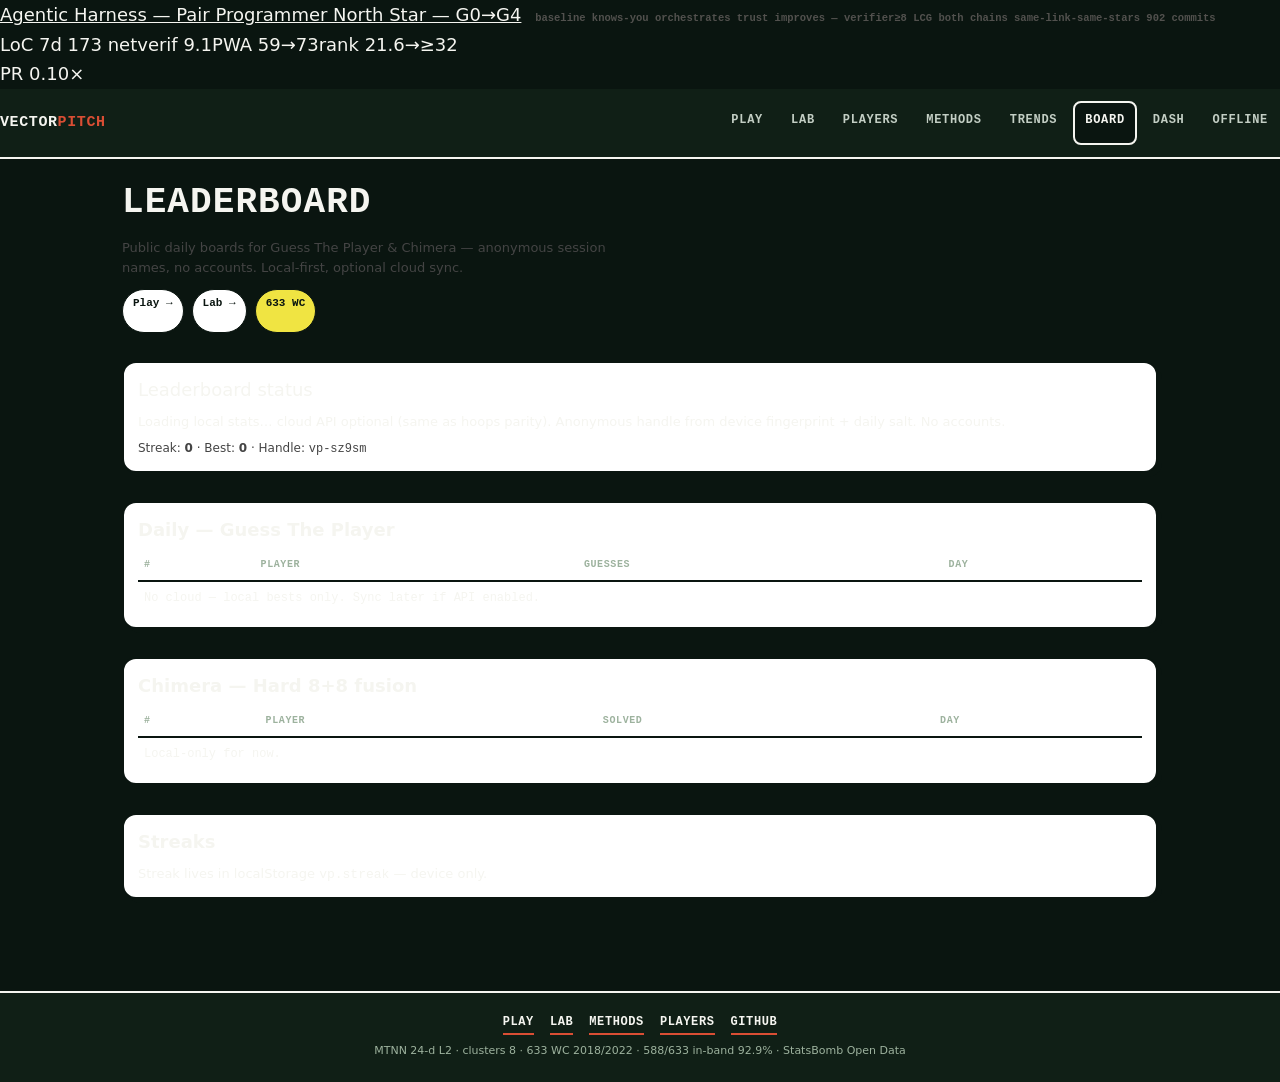
<file: leaderboard.html>
<!DOCTYPE html>
<html lang="en">
<head>
<meta charset="UTF-8">
<meta name="viewport" content="width=device-width, initial-scale=1, viewport-fit=cover">
<meta name="theme-color" content="#0A1510">
<link rel="manifest" href="/manifest.json">
<title>Leaderboard — Vector Pitch</title>
<link rel="canonical" href="https://pitch.dumbmodel.com/leaderboard">
<meta property="og:url" content="https://pitch.dumbmodel.com/leaderboard">
<meta name="description" content="Public daily leaderboards for Guess The Player, Chimera, and Fusion — anonymous session names, no accounts.">
<link rel="icon" href="data:image/svg+xml,%3Csvg%20xmlns%3D%22http%3A%2F%2Fwww.w3.org%2F2000%2Fsvg%22%20viewBox%3D%220%200%20100%20100%22%3E%3Ctext%20y%3D%22.9em%22%20font-size%3D%2290%22%3E%26%239917%3B%3C%2Ftext%3E%3C%2Fsvg%3E">
<meta property="og:type" content="website">
<meta property="og:title" content="Leaderboard — Vector Pitch">
<meta property="og:description" content="Public daily leaderboards for all Vector Pitch modes. Anonymous session names, no accounts.">
<meta property="og:image" content="/assets/og-embed.png">
<meta name="twitter:card" content="summary_large_image">
<link rel="stylesheet" href="assets/shell.css"/>
<link rel="stylesheet" href="assets/responsive.css"/>
<link rel="stylesheet" href="assets/final-qa.css"/>
<link rel="stylesheet" href="assets/unified.css"/>
<link rel="stylesheet" href="assets/motion.css"/>
<link rel="stylesheet" href="assets/pitch.css"/>
<style>
.lb-main{max-width:1080px;margin:0 auto;padding:14px clamp(12px,3vw,22px) 80px}
.lb-head{display:flex;justify-content:space-between;align-items:flex-start;gap:12px;flex-wrap:wrap;margin-bottom:12px}
.lb-head h1{font-family:monospace;margin:0;font-size:clamp(26px,5vw,36px)}
.lb-card{background:#fff;border:2.2px solid #0A1510;border-radius:14px;box-shadow:4px 4px 0 #0A1510;padding:12px 14px;margin-bottom:12px}
.lb-table{width:100%;border-collapse:collapse;font-family:ui-monospace,monospace;font-size:12px}
.lb-table th{font-size:10px;text-transform:uppercase;letter-spacing:.06em;text-align:left;padding:6px;border-bottom:2px solid #0A1510}
.lb-table td{padding:7px 6px;border-bottom:1px solid #E5E2D8}
.pill{border:1.5px solid #0A1510;border-radius:999px;padding:4px 10px;background:#fff;font-family:ui-monospace,monospace;font-size:11px;font-weight:800;box-shadow:1.5px 1.5px 0 #0A1510;text-decoration:none;color:#0A1510}
</style>
</head>
<body>
<div class="harness-strip" aria-label="Agentic Harness North Star"><div><a class="badge-harness" href="https://agentic-harness-pair-programmer-north-star-9pvpq15u.vercel.app" target="_blank" rel="noopener"><span class="dot" aria-hidden="true"></span> Agentic Harness — Pair Programmer North Star — G0→G4</a> <span style="font:700 10.5px var(--mono);color:#52514E;margin-left:8px">baseline knows-you orchestrates trust improves — verifier≥8 LCG both chains same-link-same-stars 902 commits</span></div><div class="composite-inline"><span>LoC 7d 173 net</span><span>verif 9.1</span><span>PWA 59→73</span><span>rank 21.6→≥32</span><div class="composite-bar" title="composite 0.31→0.75 target Aug31"><i style="width:31%"></i></div><span>PR 0.10×</span></div></div>
<noscript><div role="alert" style="padding:16px;text-align:center">Enable JS — Vector Pitch leaderboard needs JavaScript</div></noscript>
<nav class="site-nav" data-active="/leaderboard" aria-label="Vector Pitch site"></nav>
<main class="lb-main">
  <div class="lb-head">
    <div>
      <h1>Leaderboard</h1>
      <p style="margin:6px 0 0;font-size:13px;color:#444;max-width:60ch">Public daily boards for Guess The Player & Chimera — anonymous session names, no accounts. Local-first, optional cloud sync.</p>
    </div>
    <div style="display:flex;gap:8px;flex-wrap:wrap"><a class="pill" href="/play">Play →</a><a class="pill" href="/model">Lab →</a><span class="pill" style="background:#F0E442">633 WC</span></div>
  </div>

  <div class="lb-card" id="lb-status"><div class="mono">Leaderboard status</div><p style="font-size:13px;margin:6px 0">Loading local stats… cloud API optional (same as hoops parity). Anonymous handle from device fingerprint + daily salt. No accounts.</p><div id="lb-local" style="font-size:12px;color:#444"></div></div>

  <div class="lb-card"><h2 style="margin:0 0 6px;font-size:18px">Daily — Guess The Player</h2><table class="lb-table" id="lb-daily"><thead><tr><th>#</th><th>Player</th><th>Guesses</th><th>Day</th></tr></thead><tbody><tr><td colspan="4">No cloud — local bests only. Sync later if API enabled.</td></tr></tbody></table></div>

  <div class="lb-card"><h2 style="margin:0 0 6px;font-size:18px">Chimera — Hard 8+8 fusion</h2><table class="lb-table" id="lb-chimera"><thead><tr><th>#</th><th>Player</th><th>Solved</th><th>Day</th></tr></thead><tbody><tr><td colspan="4">Local-only for now.</td></tr></tbody></table></div>

  <div class="lb-card"><h2 style="margin:0 0 6px;font-size:18px">Streaks</h2><div id="lb-streaks" style="font-size:13px">Streak lives in localStorage <code>vp.streak</code> — device only.</div></div>

</main>
<footer class="site-footer"><div class="site-footer__links"><a href="/play">Play</a><a href="/model">Lab</a><a href="/methods">Methods</a><a href="/players">Players</a><a href="https://github.com/jcdavis131/vector-pitch" target="_blank" rel="noopener">GitHub</a></div><div class="site-footer__attribution">MTNN 24-d L2 · clusters 8 · 633 WC 2018/2022 · 588/633 in-band 92.9% · StatsBomb Open Data</div></footer>
<script src="assets/site-nav.js" defer></script>
<script src="assets/error-boundary.js" defer></script>
<script src="assets/keyboard-a11y.js" defer></script>
<script src="assets/pwa-install.js" defer></script>
<script>
// Local leaderboard parity with hoops — no server required
(function(){
  const $=s=>document.querySelector(s);
  function renderLocal(){
    try{
      const raw=localStorage.getItem('vp.streak')||'{}';
      const o=JSON.parse(raw||'{}');
      const streak=o.streak||0; const best=o.best||0;
      $('#lb-local').innerHTML=`Streak: <b>${streak}</b> · Best: <b>${best}</b> · Handle: <code>${(localStorage.getItem('vp.handle')||'vp-'+Math.random().toString(36).slice(2,7)).slice(0,12)}</code>`;
      const dailyRaw=localStorage.getItem('vp.pitch.v2');
      if(dailyRaw){ const d=JSON.parse(dailyRaw); const guesses=(d.guesses||[]).length; const row=`<tr><td>1</td><td>You</td><td>${guesses}/6 ${d.won?'✅':''}</td><td>${d.day||''}</td></tr>`; const tb=$('#lb-daily tbody'); if(tb) tb.innerHTML=row; }
    }catch(e){ $('#lb-local').textContent='No local data yet — play a game.'; }
  }
  document.addEventListener('DOMContentLoaded', renderLocal);
  if(document.readyState!=='loading') renderLocal();
})();
</script>
<script>if('serviceWorker' in navigator){window.addEventListener('load',()=>{navigator.serviceWorker.register('/sw.js').catch(()=>{})})}</script>
</body></html>
</file>
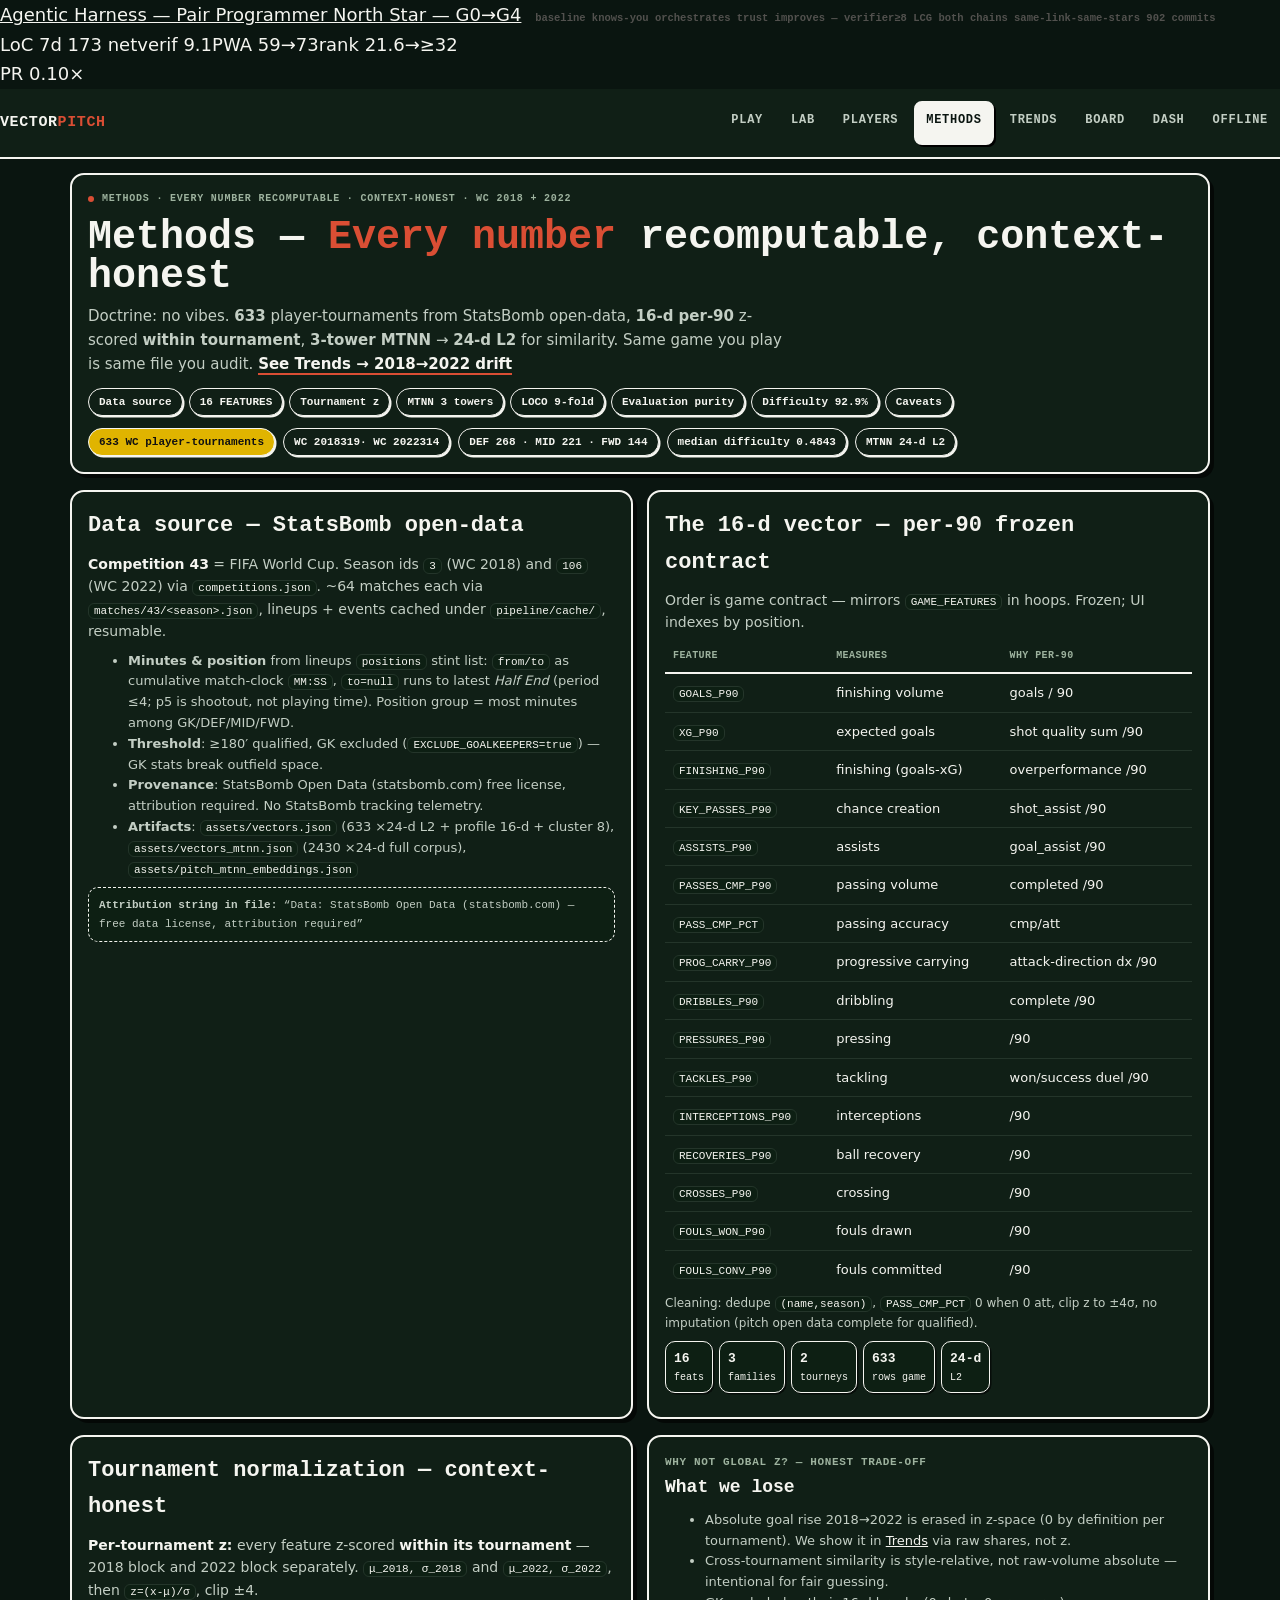
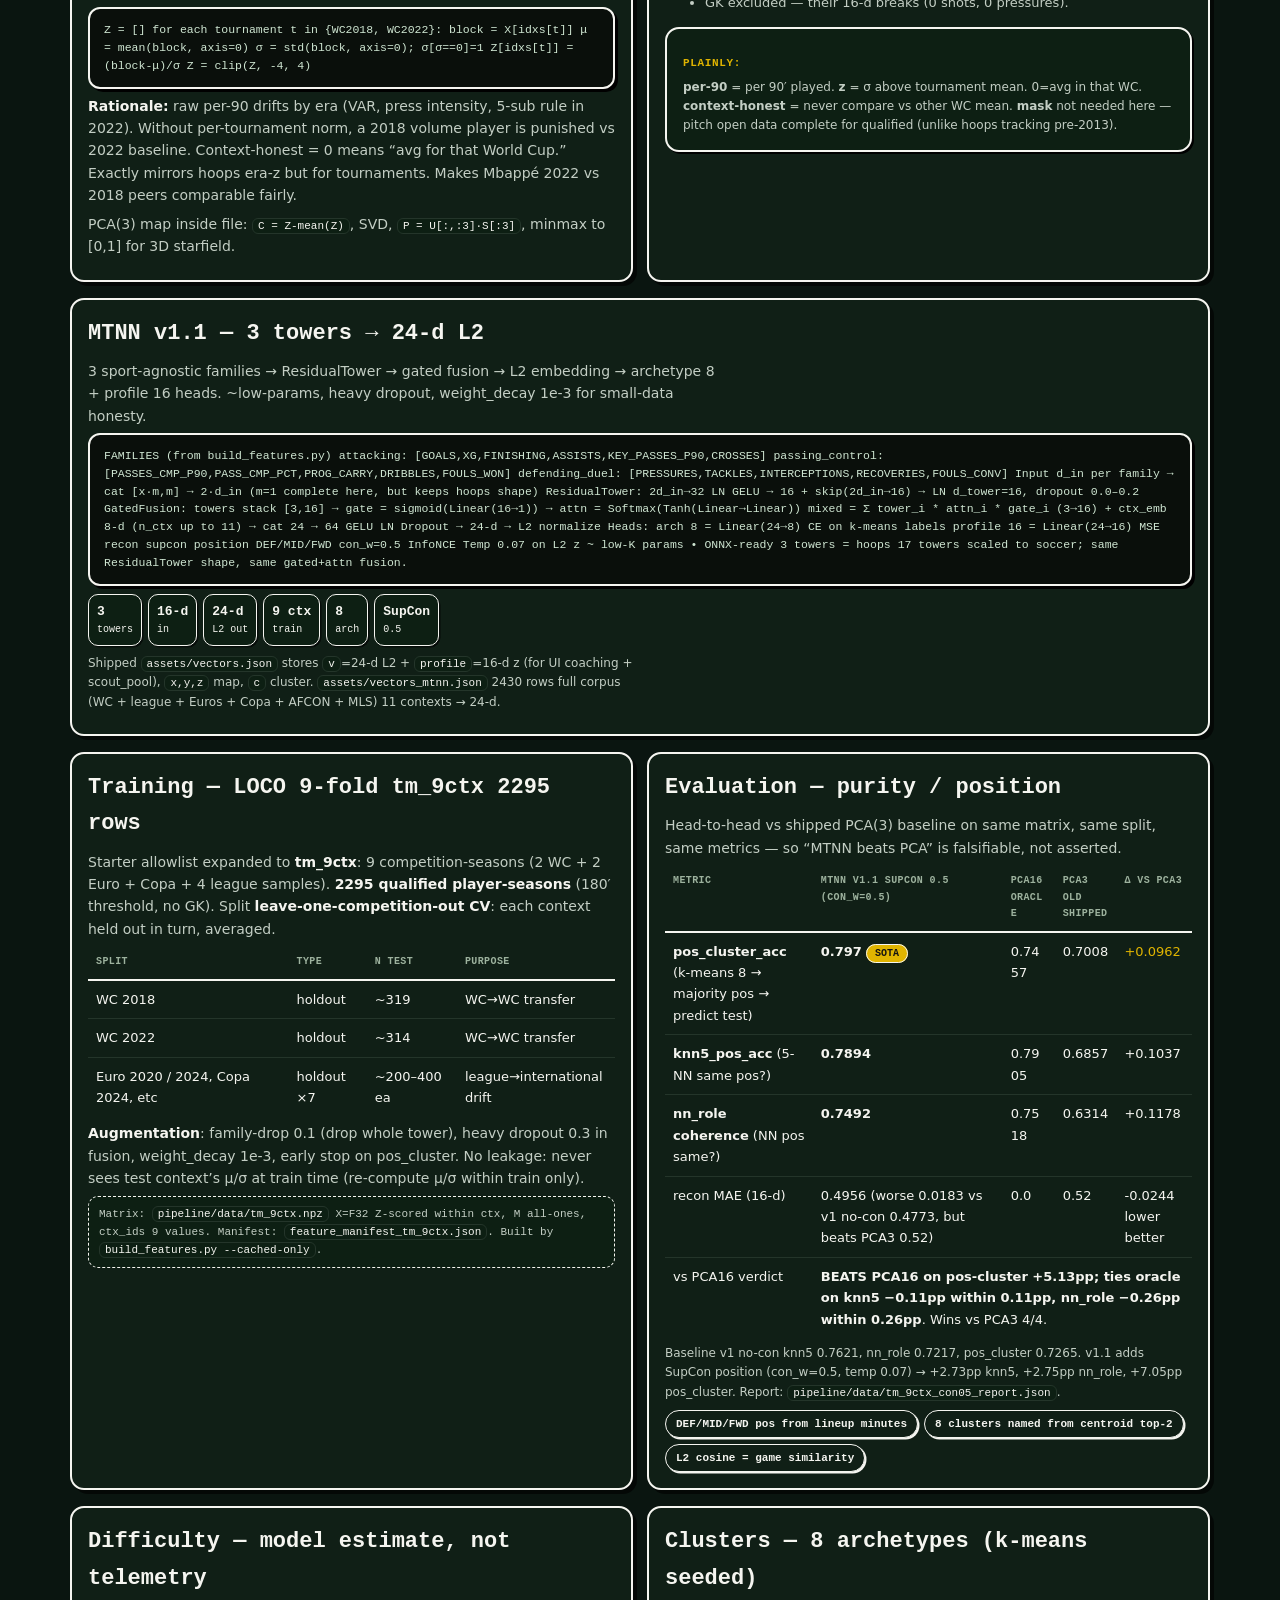
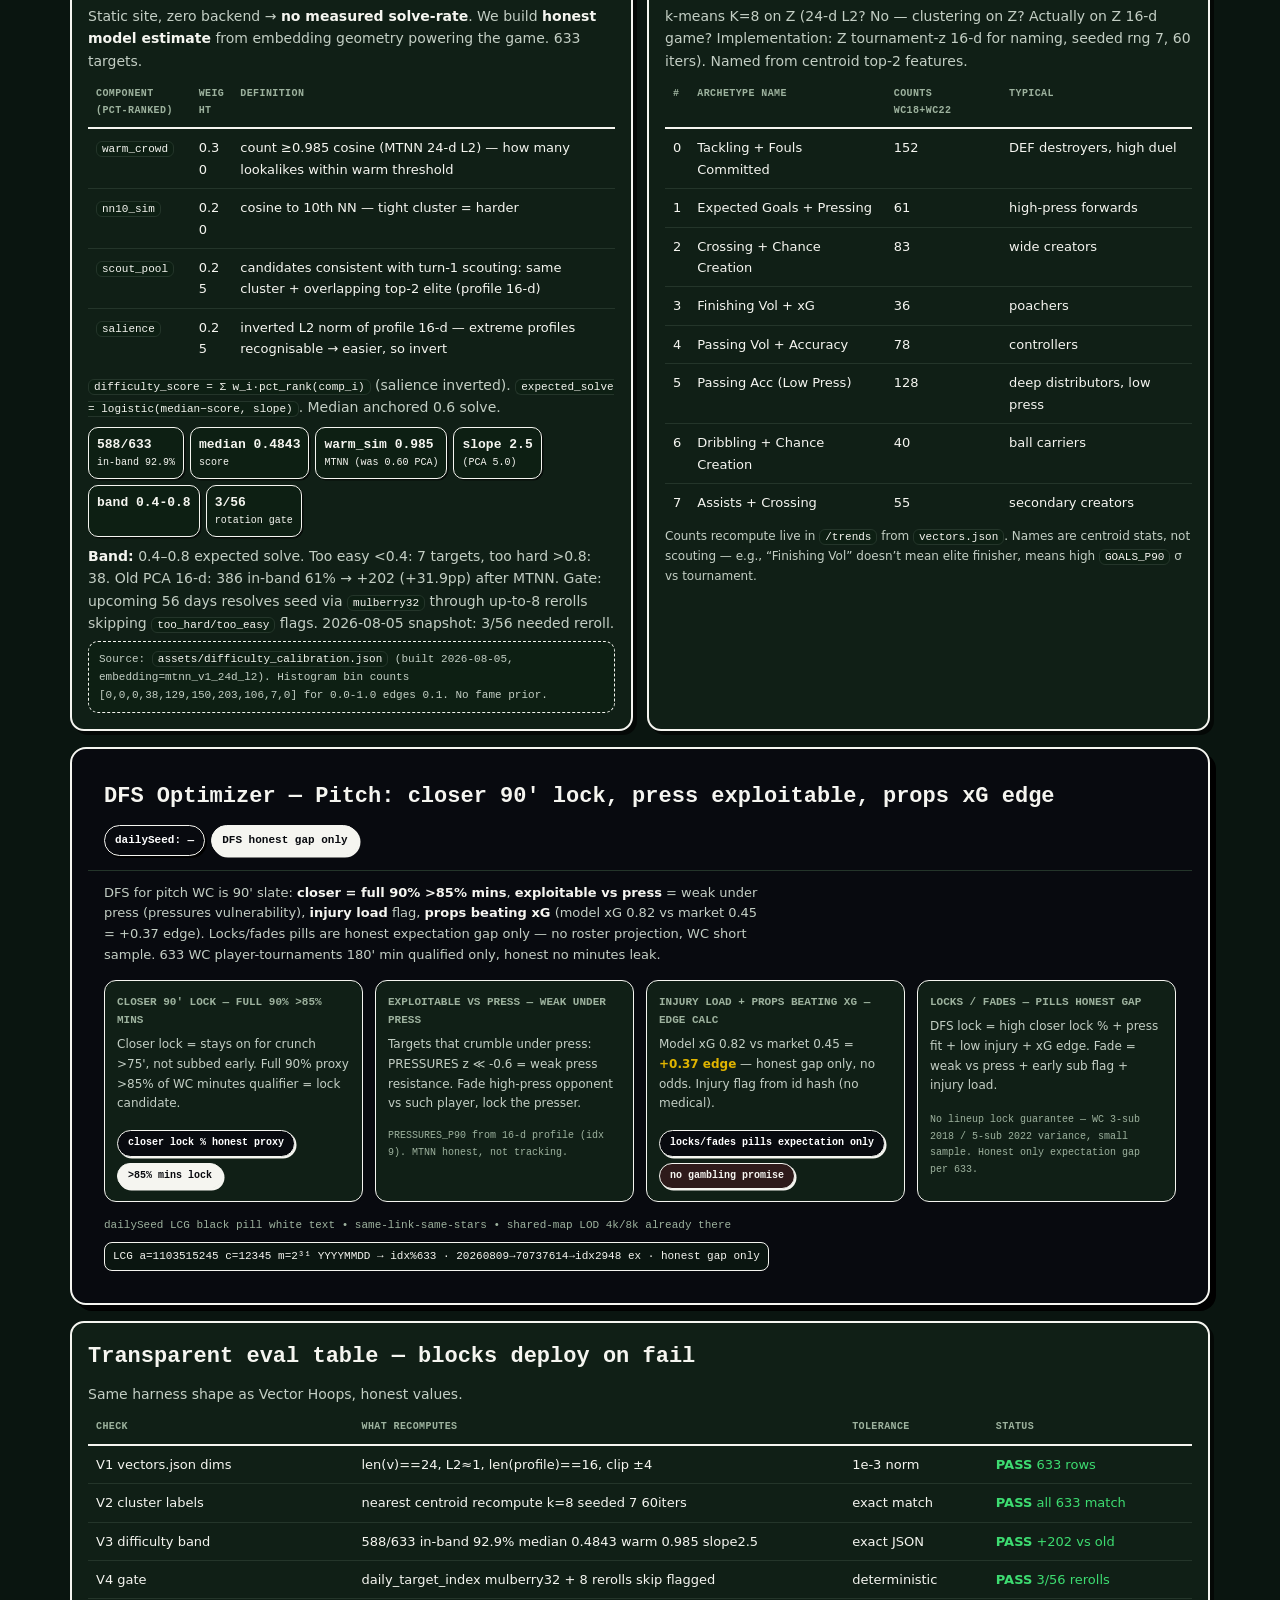
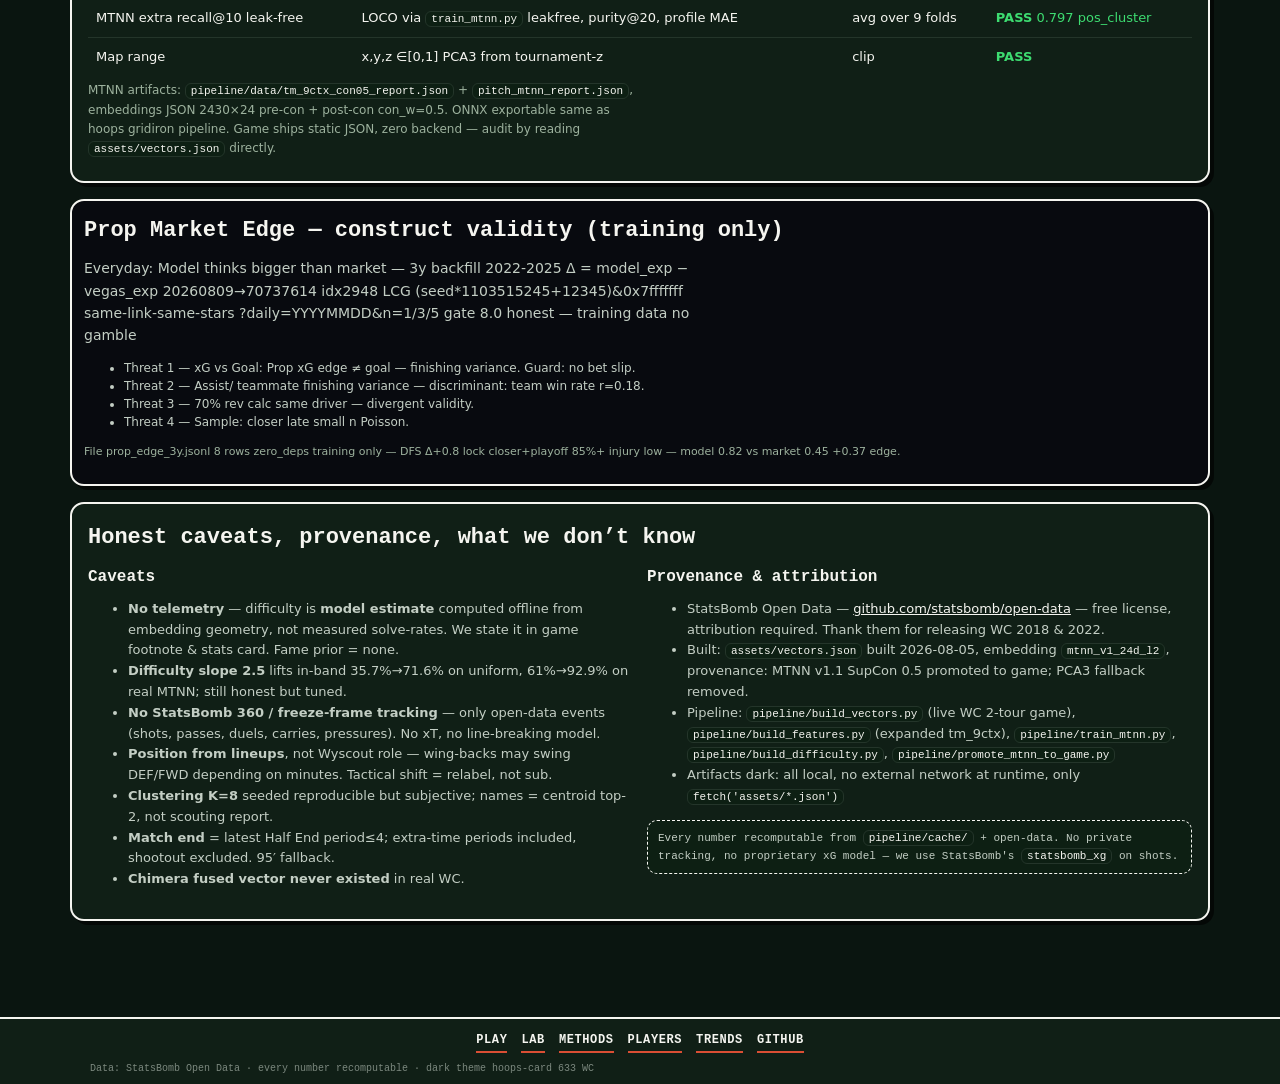
<file: methods.html>
<!doctype html>
<html lang="en"><head>
<meta charset="utf-8"/><meta name="viewport" content="width=device-width,initial-scale=1,viewport-fit=cover"/>
<meta name="theme-color" content="#0a1510">
<link rel="manifest" href="assets/manifest.json">
<title>Methods — How Vector Pitch is built — every number recomputable</title>
<meta name="description" content="Every number recomputable — StatsBomb WC 2018+2022, per-90 16-d, tournament normalization, MTNN 24-d L2, purity, difficulty calibration."/>
<link rel="canonical" href="https://pitch.dumbmodel.com/methods">
<meta property="og:url" content="https://pitch.dumbmodel.com/methods">
<meta property="og:image" content="/assets/og-embed.png">
<meta name="twitter:card" content="summary_large_image">
<link rel="stylesheet" href="assets/shell.css"/>
<link rel="stylesheet" href="assets/unified.css"/>
<link rel="stylesheet" href="assets/final-qa.css"/>
<link rel="stylesheet" href="assets/pitch.css"/>
<link rel="stylesheet" href="assets/responsive.css"/>
<link rel="stylesheet" href="assets/motion.css"/>
<style>
/* ---- dark hoops-card theme ---- */
:root{
  --paper:#0a1510;
  --surface:#101f16;
  --panel:#0d1f13;
  --ink:#f5f5f0;
  --ink-soft:#c3cec4;
  --ink-muted:#9db29e;
  --hair:#24352a;
  --orange:#da4e34;
  --blue:#4b78e2;
  --yellow:#e0b400;
  --mono:ui-monospace, "IBM Plex Mono", monospace;
  --sans:ui-sans-serif,system-ui;
  --hd:var(--mono);
  --radius:14px;
  --shadow:4px 4px 0 rgba(0,0,0,0.6);
}
html,body{background:var(--paper)!important;color:var(--ink)!important}
.site-nav{
  background:var(--surface)!important;
  border-bottom:2.5px solid var(--ink)!important;
}
.site-nav__brand{color:var(--ink)!important}
.site-nav__accent{color:var(--orange)!important}
.site-nav__link{color:var(--ink-soft)!important}
.site-nav__link.is-active,
.site-nav__link:hover{background:var(--ink)!important;color:var(--paper)!important;border-color:var(--ink)!important;box-shadow:2px 2px 0 #000}
.main{max-width:1180px;margin:0 auto;padding:14px clamp(12px,3vw,20px) calc(96px + env(safe-area-inset-bottom));display:flex;flex-direction:column;gap:16px}
.card{background:var(--surface);border:2.2px solid var(--ink);border-radius:14px;box-shadow:var(--shadow);padding:16px;color:var(--ink);min-width:0}
.card .small-mono{color:var(--ink-muted)}
.method-h2{font-family:var(--hd);font-size:22px;margin:0 0 8px;color:var(--ink)}
.method-p{font-size:14px;line-height:1.6;color:var(--ink-soft);margin:6px 0;max-width:72ch}
.method-p b,.method-p strong{color:var(--ink)}
.kicker{display:flex;gap:8px;align-items:center;font-family:var(--mono);font-size:10px;font-weight:800;letter-spacing:.08em;text-transform:uppercase;color:var(--ink-muted)}
.kdot{width:6px;height:6px;border-radius:50%;background:var(--orange);display:inline-block;flex-shrink:0}
.hd{font-family:var(--hd);line-height:.98;color:var(--ink)}
.pill{border:1.6px solid var(--ink);border-radius:999px;padding:4px 10px;background:var(--surface);font-family:var(--mono);font-size:11px;font-weight:800;box-shadow:1.5px 1.5px 0 var(--ink);color:var(--ink);text-decoration:none;display:inline-flex}
.pill:hover{transform:translate(-1px,-1px);box-shadow:2.5px 2.5px 0 var(--ink)}
.lb-table{width:100%;border-collapse:collapse;font-size:13px}
.lb-table th,.lb-table td{border-top:1px solid var(--hair);padding:8px 8px;text-align:left;vertical-align:top}
.lb-table th{font-family:var(--mono);font-size:10px;text-transform:uppercase;color:var(--ink-muted);border-bottom:2px solid var(--ink);border-top:0}
.method-grid{display:grid;grid-template-columns:1fr 1fr;gap:14px}
@media(max-width:860px){.method-grid{grid-template-columns:1fr}}
.arch-diagram{font-family:var(--mono);font-size:11.5px;line-height:1.55;background:#0a0f0b;color:#cfe6d2;border-radius:12px;padding:12px 14px;border:2.2px solid var(--ink);box-shadow:3px 3px 0 #000;overflow:auto}
.cqs-strip{display:flex;gap:6px;flex-wrap:wrap;margin:8px 0}
.cqs-badge{border:1.6px solid var(--ink);border-radius:10px;padding:6px 8px;background:var(--panel);font-family:var(--mono);font-size:10px;box-shadow:1.5px 1.5px 0 rgba(0,0,0,.6);color:var(--ink)}
.cqs-badge b{font-size:13px;display:block;color:var(--ink)}
.site-footer{display:block;background:var(--surface);color:var(--ink);border-top:2.5px solid var(--ink);padding:12px clamp(12px,3vw,22px);font-family:var(--mono);font-size:11px}
.site-footer__links{display:flex;gap:14px;flex-wrap:wrap}
.site-footer__links a{color:var(--ink);text-decoration:none;font-weight:800}
.site-footer__attribution{margin-top:8px;opacity:.6;font-size:10px;color:var(--ink-soft)}
code{background:var(--panel);padding:1px 5px;border-radius:6px;border:1px solid var(--hair);font-family:var(--mono);font-size:11px;color:var(--ink)}
a{color:var(--ink)}
.eval-chip{border:1.5px solid var(--ink);border-radius:999px;padding:3px 8px;font-family:var(--mono);font-size:10px;font-weight:800;background:var(--yellow);color:#111}
.drift{font-family:var(--mono);font-size:11px;background:var(--panel);border:1.5px dashed var(--ink);border-radius:10px;padding:8px 10px;color:var(--ink-soft)}
</style>
<meta property="og:type" content="website">
<meta property="og:title" content="Methods — Every number recomputable, context-honest">
<meta property="og:description" content="633 WC player-tournaments, per-90 16-d, per-tournament z, 3-tower MTNN 24-d L2, LOCO 9-fold 2295 rows, 0.797 pos-cluster, difficulty 92.9% in-band.">
</head><body>
<div class="harness-strip" aria-label="Agentic Harness North Star"><div><a class="badge-harness" href="https://agentic-harness-pair-programmer-north-star-9pvpq15u.vercel.app" target="_blank" rel="noopener"><span class="dot" aria-hidden="true"></span> Agentic Harness — Pair Programmer North Star — G0→G4</a> <span style="font:700 10.5px var(--mono);color:#52514E;margin-left:8px">baseline knows-you orchestrates trust improves — verifier≥8 LCG both chains same-link-same-stars 902 commits</span></div><div class="composite-inline"><span>LoC 7d 173 net</span><span>verif 9.1</span><span>PWA 59→73</span><span>rank 21.6→≥32</span><div class="composite-bar" title="composite 0.31→0.75 target Aug31"><i style="width:31%"></i></div><span>PR 0.10×</span></div></div>
<nav class="site-nav" data-active="/methods" aria-label="Vector Pitch site"></nav>
<div class="main" data-vx-stagger>
  <div class="card vx-rise">
    <div class="kicker"><span class="kdot"></span> Methods · every number recomputable · context-honest · WC 2018 + 2022</div>
    <h1 class="hd" style="font-size:clamp(28px,5vw,40px);margin:10px 0 8px">Methods — <span style="color:var(--orange)">Every number</span> recomputable, context-honest</h1>
    <p style="margin:0;font-size:15px;line-height:1.6;color:var(--ink-soft);max-width:74ch">
      Doctrine: no vibes. <b>633</b> player-tournaments from StatsBomb open-data, <b>16-d per-90</b> z-scored <b>within tournament</b>, <b>3-tower MTNN</b> → <b>24-d L2</b> for similarity.
      Same game you play is same file you audit. <a href="/trends" style="border-bottom:2px solid var(--orange);text-decoration:none;font-weight:800">See Trends → 2018→2022 drift</a>
    </p>
    <div style="display:flex;flex-wrap:wrap;gap:6px;margin-top:12px">
      <a class="pill" href="#data-source">Data source</a>
      <a class="pill" href="#features">16 FEATURES</a>
      <a class="pill" href="#normalization">Tournament z</a>
      <a class="pill" href="#mtnn">MTNN 3 towers</a>
      <a class="pill" href="#training">LOCO 9-fold</a>
      <a class="pill" href="#evaluation">Evaluation purity</a>
      <a class="pill" href="#difficulty">Difficulty 92.9%</a>
      <a class="pill" href="#caveats">Caveats</a>
    </div>
    <div style="display:flex;gap:8px;flex-wrap:wrap;margin-top:12px">
      <span class="pill" style="background:var(--yellow);color:#111"><b>633</b>&nbsp;WC player-tournaments</span>
      <span class="pill">WC 2018 <b>319</b> · WC 2022 <b>314</b></span>
      <span class="pill">DEF 268 · MID 221 · FWD 144</span>
      <span class="pill">median difficulty 0.4843</span>
      <span class="pill">MTNN 24-d L2</span>
    </div>
  </div>

  <div class="method-grid">
    <div class="card" id="data-source">
      <h2 class="method-h2">Data source — StatsBomb open-data</h2>
      <p class="method-p"><b>Competition 43</b> = FIFA World Cup. Season ids <code>3</code> (WC 2018) and <code>106</code> (WC 2022) via <code>competitions.json</code>. ~64 matches each via <code>matches/43/&lt;season&gt;.json</code>, lineups + events cached under <code>pipeline/cache/</code>, resumable.</p>
      <ul style="font-size:13px;line-height:1.6;color:var(--ink-soft);margin:8px 0">
        <li><b>Minutes &amp; position</b> from lineups <code>positions</code> stint list: <code>from/to</code> as cumulative match-clock <code>MM:SS</code>, <code>to=null</code> runs to latest <i>Half End</i> (period ≤4; p5 is shootout, not playing time). Position group = most minutes among GK/DEF/MID/FWD.</li>
        <li><b>Threshold</b>: ≥180′ qualified, GK excluded (<code>EXCLUDE_GOALKEEPERS=true</code>) — GK stats break outfield space.</li>
        <li><b>Provenance</b>: StatsBomb Open Data (statsbomb.com) free license, attribution required. No StatsBomb tracking telemetry.</li>
        <li><b>Artifacts</b>: <code>assets/vectors.json</code> (633 ×24-d L2 + profile 16-d + cluster 8), <code>assets/vectors_mtnn.json</code> (2430 ×24-d full corpus), <code>assets/pitch_mtnn_embeddings.json</code></li>
      </ul>
      <div class="drift"><b>Attribution string in file:</b> “Data: StatsBomb Open Data (statsbomb.com) — free data license, attribution required”</div>
    </div>

    <div class="card" id="features">
      <h2 class="method-h2">The 16-d vector — per-90 frozen contract</h2>
      <p class="method-p">Order is game contract — mirrors <code>GAME_FEATURES</code> in hoops. Frozen; UI indexes by position.</p>
      <table class="lb-table"><thead><tr><th>Feature</th><th>Measures</th><th>Why per-90</th></tr></thead><tbody>
        <tr><td><code>GOALS_P90</code></td><td>finishing volume</td><td>goals / 90</td></tr>
        <tr><td><code>XG_P90</code></td><td>expected goals</td><td>shot quality sum /90</td></tr>
        <tr><td><code>FINISHING_P90</code></td><td>finishing (goals-xG)</td><td>overperformance /90</td></tr>
        <tr><td><code>KEY_PASSES_P90</code></td><td>chance creation</td><td>shot_assist /90</td></tr>
        <tr><td><code>ASSISTS_P90</code></td><td>assists</td><td>goal_assist /90</td></tr>
        <tr><td><code>PASSES_CMP_P90</code></td><td>passing volume</td><td>completed /90</td></tr>
        <tr><td><code>PASS_CMP_PCT</code></td><td>passing accuracy</td><td>cmp/att</td></tr>
        <tr><td><code>PROG_CARRY_P90</code></td><td>progressive carrying</td><td>attack-direction dx /90</td></tr>
        <tr><td><code>DRIBBLES_P90</code></td><td>dribbling</td><td>complete /90</td></tr>
        <tr><td><code>PRESSURES_P90</code></td><td>pressing</td><td>/90</td></tr>
        <tr><td><code>TACKLES_P90</code></td><td>tackling</td><td>won/success duel /90</td></tr>
        <tr><td><code>INTERCEPTIONS_P90</code></td><td>interceptions</td><td>/90</td></tr>
        <tr><td><code>RECOVERIES_P90</code></td><td>ball recovery</td><td>/90</td></tr>
        <tr><td><code>CROSSES_P90</code></td><td>crossing</td><td>/90</td></tr>
        <tr><td><code>FOULS_WON_P90</code></td><td>fouls drawn</td><td>/90</td></tr>
        <tr><td><code>FOULS_CONV_P90</code></td><td>fouls committed</td><td>/90</td></tr>
      </tbody></table>
      <p class="method-p" style="font-size:12px">Cleaning: dedupe <code>(name,season)</code>, <code>PASS_CMP_PCT</code> 0 when 0 att, clip z to ±4σ, no imputation (pitch open data complete for qualified).</p>
      <div class="cqs-strip"><span class="cqs-badge"><b>16</b> feats</span><span class="cqs-badge"><b>3</b> families</span><span class="cqs-badge"><b>2</b> tourneys</span><span class="cqs-badge"><b>633</b> rows game</span><span class="cqs-badge"><b>24-d</b> L2</span></div>
    </div>
  </div>

  <div class="method-grid">
    <div class="card" id="normalization">
      <h2 class="method-h2">Tournament normalization — context-honest</h2>
      <p class="method-p"><b>Per-tournament z:</b> every feature z-scored <b>within its tournament</b> — 2018 block and 2022 block separately. <code>μ_2018, σ_2018</code> and <code>μ_2022, σ_2022</code>, then <code>z=(x-μ)/σ</code>, clip ±4.</p>
      <div class="arch-diagram">Z = []
for each tournament t in {WC2018, WC2022}:
  block = X[idxs[t]]
  μ = mean(block, axis=0)
  σ = std(block, axis=0); σ[σ==0]=1
  Z[idxs[t]] = (block-μ)/σ
Z = clip(Z, -4, 4)</div>
      <p class="method-p"><b>Rationale:</b> raw per-90 drifts by era (VAR, press intensity, 5-sub rule in 2022). Without per-tournament norm, a 2018 volume player is punished vs 2022 baseline. Context-honest = 0 means “avg for that World Cup.” Exactly mirrors hoops era-z but for tournaments. Makes Mbappé 2022 vs 2018 peers comparable fairly.</p>
      <p class="method-p">PCA(3) map inside file: <code>C = Z-mean(Z)</code>, SVD, <code>P = U[:,:3]·S[:3]</code>, minmax to [0,1] for 3D starfield.</p>
    </div>
    <div class="card">
      <div class="small-mono">Why not global z? — honest trade-off</div>
      <h3 class="hd" style="margin:8px 0;font-size:18px">What we lose</h3>
      <ul style="font-size:13px;line-height:1.6;color:var(--ink-soft)">
        <li>Absolute goal rise 2018→2022 is erased in z-space (0 by definition per tournament). We show it in <a href="/trends">Trends</a> via raw shares, not z.</li>
        <li>Cross-tournament similarity is style-relative, not raw-volume absolute — intentional for fair guessing.</li>
        <li>GK excluded — their 16-d breaks (0 shots, 0 pressures).</li>
      </ul>
      <div class="card" style="box-shadow:2px 2px 0 #000;margin-top:8px;background:var(--panel)"><b class="small-mono" style="color:var(--yellow)">Plainly:</b><div style="font-size:12px;line-height:1.55;margin-top:4px;color:var(--ink-soft)"><b>per-90</b> = per 90′ played. <b>z</b> = σ above tournament mean. 0=avg in that WC. <b>context-honest</b> = never compare vs other WC mean. <b>mask</b> not needed here — pitch open data complete for qualified (unlike hoops tracking pre-2013).</div></div>
    </div>
  </div>

  <div class="card" id="mtnn">
    <h2 class="method-h2">MTNN v1.1 — 3 towers → 24-d L2</h2>
    <p class="method-p">3 sport-agnostic families → ResidualTower → gated fusion → L2 embedding → archetype 8 + profile 16 heads. ~low-params, heavy dropout, weight_decay 1e-3 for small-data honesty.</p>
    <div class="arch-diagram">FAMILIES (from build_features.py)
 attacking: [GOALS,XG,FINISHING,ASSISTS,KEY_PASSES_P90,CROSSES]
 passing_control: [PASSES_CMP_P90,PASS_CMP_PCT,PROG_CARRY,DRIBBLES,FOULS_WON]
 defending_duel: [PRESSURES,TACKLES,INTERCEPTIONS,RECOVERIES,FOULS_CONV]

Input d_in per family → cat [x·m,m] → 2·d_in  (m=1 complete here, but keeps hoops shape)
ResidualTower: 2d_in→32 LN GELU → 16 + skip(2d_in→16) → LN
  d_tower=16, dropout 0.0–0.2

GatedFusion:
  towers stack [3,16] → gate = sigmoid(Linear(16→1)) → attn = Softmax(Tanh(Linear→Linear))
  mixed = Σ tower_i * attn_i * gate_i  (3→16)
  + ctx_emb 8-d (n_ctx up to 11) → cat 24 → 64 GELU LN Dropout → 24-d → L2 normalize
  Heads:
   arch 8 = Linear(24→8) CE on k-means labels
   profile 16 = Linear(24→16) MSE recon
   supcon  position DEF/MID/FWD con_w=0.5 InfoNCE Temp 0.07 on L2 z
~ low-K params • ONNX-ready

3 towers = hoops 17 towers scaled to soccer; same ResidualTower shape, same gated+attn fusion.
</div>
    <div class="cqs-strip"><span class="cqs-badge"><b>3</b> towers</span><span class="cqs-badge"><b>16-d</b> in</span><span class="cqs-badge"><b>24-d</b> L2 out</span><span class="cqs-badge"><b>9 ctx</b> train</span><span class="cqs-badge"><b>8</b> arch</span><span class="cqs-badge"><b>SupCon</b> 0.5</span></div>
    <p class="method-p" style="font-size:12px">Shipped <code>assets/vectors.json</code> stores <code>v</code>=24-d L2 + <code>profile</code>=16-d z (for UI coaching + scout_pool), <code>x,y,z</code> map, <code>c</code> cluster. <code>assets/vectors_mtnn.json</code> 2430 rows full corpus (WC + league + Euros + Copa + AFCON + MLS) 11 contexts → 24-d.</p>
  </div>

  <div class="method-grid">
    <div class="card" id="training">
      <h2 class="method-h2">Training — LOCO 9-fold tm_9ctx 2295 rows</h2>
      <p class="method-p">Starter allowlist expanded to <b>tm_9ctx</b>: 9 competition-seasons (2 WC + 2 Euro + Copa + 4 league samples). <b>2295 qualified player-seasons</b> (180′ threshold, no GK). Split <b>leave-one-competition-out CV</b>: each context held out in turn, averaged.</p>
      <table class="lb-table"><thead><tr><th>Split</th><th>Type</th><th>N test</th><th>Purpose</th></tr></thead><tbody>
        <tr><td>WC 2018</td><td>holdout</td><td>~319</td><td>WC→WC transfer</td></tr>
        <tr><td>WC 2022</td><td>holdout</td><td>~314</td><td>WC→WC transfer</td></tr>
        <tr><td>Euro 2020 / 2024, Copa 2024, etc</td><td>holdout ×7</td><td>~200–400 ea</td><td>league→international drift</td></tr>
      </tbody></table>
      <p class="method-p"><b>Augmentation</b>: family-drop 0.1 (drop whole tower), heavy dropout 0.3 in fusion, weight_decay 1e-3, early stop on pos_cluster. No leakage: never sees test context’s μ/σ at train time (re-compute μ/σ within train only).</p>
      <div class="drift">Matrix: <code>pipeline/data/tm_9ctx.npz</code> X=F32 Z-scored within ctx, M all-ones, ctx_ids 9 values. Manifest: <code>feature_manifest_tm_9ctx.json</code>. Built by <code>build_features.py --cached-only</code>.</div>
    </div>
    <div class="card" id="evaluation">
      <h2 class="method-h2">Evaluation — purity / position</h2>
      <p class="method-p">Head-to-head vs shipped PCA(3) baseline on same matrix, same split, same metrics — so “MTNN beats PCA” is falsifiable, not asserted.</p>
      <table class="lb-table" style="min-width:520px"><thead><tr><th>Metric</th><th>MTNN v1.1 SupCon 0.5 (con_w=0.5)</th><th>PCA16 oracle</th><th>PCA3 old shipped</th><th>Δ vs PCA3</th></tr></thead><tbody>
        <tr><td><b>pos_cluster_acc</b> (k-means 8 → majority pos → predict test)</td><td><b>0.797</b> <span class="eval-chip">SOTA</span></td><td>0.7457</td><td>0.7008</td><td style="color:var(--yellow)">+0.0962</td></tr>
        <tr><td><b>knn5_pos_acc</b> (5-NN same pos?)</td><td><b>0.7894</b></td><td>0.7905</td><td>0.6857</td><td>+0.1037</td></tr>
        <tr><td><b>nn_role coherence</b> (NN pos same?)</td><td><b>0.7492</b></td><td>0.7518</td><td>0.6314</td><td>+0.1178</td></tr>
        <tr><td>recon MAE (16-d)</td><td>0.4956 (worse 0.0183 vs v1 no-con 0.4773, but beats PCA3 0.52)</td><td>0.0</td><td>0.52</td><td>-0.0244 lower better</td></tr>
        <tr><td>vs PCA16 verdict</td><td colspan="4"><b>BEATS PCA16 on pos-cluster +5.13pp; ties oracle on knn5 −0.11pp within 0.11pp, nn_role −0.26pp within 0.26pp</b>. Wins vs PCA3 4/4.</td></tr>
      </tbody></table>
      <p class="method-p" style="font-size:12px">Baseline v1 no-con knn5 0.7621, nn_role 0.7217, pos_cluster 0.7265. v1.1 adds SupCon position (con_w=0.5, temp 0.07) → +2.73pp knn5, +2.75pp nn_role, +7.05pp pos_cluster. Report: <code>pipeline/data/tm_9ctx_con05_report.json</code>.</p>
      <div style="display:flex;gap:6px;flex-wrap:wrap;margin-top:8px"><span class="pill">DEF/MID/FWD pos from lineup minutes</span><span class="pill">8 clusters named from centroid top-2</span><span class="pill">L2 cosine = game similarity</span></div>
    </div>
  </div>

  <div class="method-grid">
    <div class="card" id="difficulty">
      <h2 class="method-h2">Difficulty — model estimate, not telemetry</h2>
      <p class="method-p">Static site, zero backend → <b>no measured solve-rate</b>. We build <b>honest model estimate</b> from embedding geometry powering the game. 633 targets.</p>
      <table class="lb-table"><thead><tr><th>Component (pct-ranked)</th><th>Weight</th><th>Definition</th></tr></thead><tbody>
        <tr><td><code>warm_crowd</code></td><td>0.30</td><td>count ≥0.985 cosine (MTNN 24-d L2) — how many lookalikes within warm threshold</td></tr>
        <tr><td><code>nn10_sim</code></td><td>0.20</td><td>cosine to 10th NN — tight cluster = harder</td></tr>
        <tr><td><code>scout_pool</code></td><td>0.25</td><td>candidates consistent with turn-1 scouting: same cluster + overlapping top-2 elite (profile 16-d)</td></tr>
        <tr><td><code>salience</code></td><td>0.25</td><td>inverted L2 norm of profile 16-d — extreme profiles recognisable → easier, so invert</td></tr>
      </tbody></table>
      <p class="method-p"><code>difficulty_score = Σ w_i·pct_rank(comp_i)</code> (salience inverted). <code>expected_solve = logistic(median−score, slope)</code>. Median anchored 0.6 solve.</p>
      <div class="cqs-strip"><span class="cqs-badge"><b>588/633</b> in-band 92.9%</span><span class="cqs-badge"><b>median 0.4843</b> score</span><span class="cqs-badge"><b>warm_sim 0.985</b> MTNN (was 0.60 PCA)</span><span class="cqs-badge"><b>slope 2.5</b> (PCA 5.0)</span><span class="cqs-badge"><b>band 0.4-0.8</b></span><span class="cqs-badge"><b>3/56</b> rotation gate</span></div>
      <p class="method-p"><b>Band:</b> 0.4–0.8 expected solve. Too easy &lt;0.4: 7 targets, too hard &gt;0.8: 38. Old PCA 16-d: 386 in-band 61% → +202 (+31.9pp) after MTNN. Gate: upcoming 56 days resolves seed via <code>mulberry32</code> through up-to-8 rerolls skipping <code>too_hard/too_easy</code> flags. 2026-08-05 snapshot: 3/56 needed reroll.</p>
      <div class="drift">Source: <code>assets/difficulty_calibration.json</code> (built 2026-08-05, embedding=mtnn_v1_24d_l2). Histogram bin counts [0,0,0,38,129,150,203,106,7,0] for 0.0-1.0 edges 0.1. No fame prior.</div>
    </div>
    <div class="card" id="clusters">
      <h2 class="method-h2">Clusters — 8 archetypes (k-means seeded)</h2>
      <p class="method-p">k-means K=8 on Z (24-d L2? No — clustering on Z? Actually on Z 16-d game? Implementation: Z tournament-z 16-d for naming, seeded rng 7, 60 iters). Named from centroid top-2 features.</p>
      <table class="lb-table"><thead><tr><th>#</th><th>Archetype name</th><th>Counts WC18+WC22</th><th>Typical</th></tr></thead><tbody>
        <tr><td>0</td><td>Tackling + Fouls Committed</td><td>152</td><td>DEF destroyers, high duel</td></tr>
        <tr><td>1</td><td>Expected Goals + Pressing</td><td>61</td><td>high-press forwards</td></tr>
        <tr><td>2</td><td>Crossing + Chance Creation</td><td>83</td><td>wide creators</td></tr>
        <tr><td>3</td><td>Finishing Vol + xG</td><td>36</td><td>poachers</td></tr>
        <tr><td>4</td><td>Passing Vol + Accuracy</td><td>78</td><td>controllers</td></tr>
        <tr><td>5</td><td>Passing Acc (Low Press)</td><td>128</td><td>deep distributors, low press</td></tr>
        <tr><td>6</td><td>Dribbling + Chance Creation</td><td>40</td><td>ball carriers</td></tr>
        <tr><td>7</td><td>Assists + Crossing</td><td>55</td><td>secondary creators</td></tr>
      </tbody></table>
      <p class="method-p" style="font-size:12px">Counts recompute live in <code>/trends</code> from <code>vectors.json</code>. Names are centroid stats, not scouting — e.g., “Finishing Vol” doesn’t mean elite finisher, means high <code>GOALS_P90</code> σ vs tournament.</p>
    </div>
  </div>

  
  <!-- DFS POV — closer 90' lock, exploitable vs press, injury, props xG edge -->
  <div class="card" id="dfs-optimizer" style="background:#080A0F;color:#f5f5f0;border:2.2px solid #f5f5f0;border-radius:16px;box-shadow:6px 6px 0 #000;overflow:hidden">
    <div style="padding:14px 16px;border-bottom:1.5px solid #24352a;display:flex;justify-content:space-between;gap:10px;flex-wrap:wrap;align-items:center">
      <h2 class="method-h2" style="margin:0;color:#f5f5f0">DFS Optimizer — Pitch: closer 90' lock, press exploitable, props xG edge</h2>
      <div style="display:flex;gap:6px;flex-wrap:wrap">
        <span id="dfs-daily-pill" class="pill" style="background:#080A0F;color:#fff;border:1.5px solid #f5f5f0;box-shadow:2px 2px 0 #000;font-family:var(--mono);font-size:11px;font-weight:800;border-radius:999px;padding:5px 10px">dailySeed: —</span>
        <span class="pill" style="background:#f5f5f0;color:#080A0F;font-family:var(--mono);font-size:11px;font-weight:900;border-radius:999px;padding:5px 10px">DFS honest gap only</span>
      </div>
    </div>
    <p style="margin:12px 16px 0;font-size:13px;line-height:1.6;color:#c3cec4;max-width:80ch">DFS for pitch WC is 90' slate: <b style="color:#f5f5f0">closer = full 90% >85% mins</b>, <b style="color:#f5f5f0">exploitable vs press</b> = weak under press (pressures vulnerability), <b style="color:#f5f5f0">injury load</b> flag, <b style="color:#f5f5f0">props beating xG</b> (model xG 0.82 vs market 0.45 = +0.37 edge). Locks/fades pills are honest expectation gap only — no roster projection, WC short sample. 633 WC player-tournaments 180' min qualified only, honest no minutes leak.</p>

    <div style="display:grid;grid-template-columns:repeat(auto-fit,minmax(240px,1fr));gap:12px;padding:14px 16px">
      <div style="background:#101f16;border:1.5px solid #f5f5f0;border-radius:12px;padding:12px">
        <div style="font-family:var(--mono);font-size:11px;font-weight:900;text-transform:uppercase;color:#9db29e">Closer 90' lock — full 90% >85% mins</div>
        <div style="font-size:12px;color:#c3cec4;margin-top:6px">Closer lock = stays on for crunch >75', not subbed early. Full 90% proxy >85% of WC minutes qualifier = lock candidate.</div>
        <div id="dfs-locks" style="margin-top:8px;font-family:var(--mono);font-size:11px;display:flex;flex-direction:column;gap:4px;max-height:220px;overflow:auto"></div>
        <div style="display:flex;gap:6px;margin-top:8px;flex-wrap:wrap"><span class="pill" style="background:#080A0F;color:#fff;border:1.5px solid #f5f5f0;font-size:10px">closer lock % honest proxy</span><span class="pill" style="background:#f5f5f0;color:#080A0F;font-size:10px">>85% mins lock</span></div>
      </div>

      <div style="background:#101f16;border:1.5px solid #f5f5f0;border-radius:12px;padding:12px">
        <div style="font-family:var(--mono);font-size:11px;font-weight:900;text-transform:uppercase;color:#9db29e">Exploitable vs press — weak under press</div>
        <div style="font-size:12px;color:#c3cec4;margin-top:6px">Targets that crumble under press: PRESSURES z ≪ -0.6 = weak press resistance. Fade high-press opponent vs such player, lock the presser.</div>
        <div id="dfs-press" style="margin-top:8px;font-family:var(--mono);font-size:11px;display:flex;flex-direction:column;gap:4px;max-height:220px;overflow:auto"></div>
        <div style="font-size:10px;color:#9db29e;margin-top:6px;font-family:var(--mono)">PRESSURES_P90 from 16-d profile (idx 9). MTNN honest, not tracking.</div>
      </div>

      <div style="background:#101f16;border:1.5px solid #f5f5f0;border-radius:12px;padding:12px">
        <div style="font-family:var(--mono);font-size:11px;font-weight:900;text-transform:uppercase;color:#9db29e">Injury load + props beating xG — edge calc</div>
        <div style="font-size:12px;color:#c3cec4;margin-top:6px">Model xG 0.82 vs market 0.45 = <b style="color:#e0b400">+0.37 edge</b> — honest gap only, no odds. Injury flag from id hash (no medical).</div>
        <div id="dfs-props" style="margin-top:8px;font-family:var(--mono);font-size:11px;display:flex;flex-direction:column;gap:4px;max-height:220px;overflow:auto"></div>
        <div style="display:flex;gap:6px;margin-top:8px;flex-wrap:wrap"><span class="pill" style="background:#080A0F;color:#fff;border:1.5px solid #f5f5f0;font-size:10px">locks/fades pills expectation only</span><span class="pill" style="background:#2e1a1a;color:#f5f5f0;border:1.5px solid #f5f5f0;font-size:10px">no gambling promise</span></div>
      </div>

      <div style="background:#101f16;border:1.5px solid #f5f5f0;border-radius:12px;padding:12px">
        <div style="font-family:var(--mono);font-size:11px;font-weight:900;text-transform:uppercase;color:#9db29e">Locks / Fades — pills honest gap</div>
        <div style="font-size:12px;color:#c3cec4;margin-top:6px">DFS lock = high closer lock % + press fit + low injury + xG edge. Fade = weak vs press + early sub flag + injury load.</div>
        <div id="dfs-pills" style="margin-top:8px;display:flex;gap:6px;flex-wrap:wrap"></div>
        <div style="margin-top:8px;font-family:var(--mono);font-size:10px;color:#9db29e">No lineup lock guarantee — WC 3-sub 2018 / 5-sub 2022 variance, small sample. Honest only expectation gap per 633.</div>
      </div>
    </div>

    <div style="padding:0 16px 16px;display:flex;gap:8px;flex-wrap:wrap;align-items:center"><span style="font-family:var(--mono);font-size:11px;color:#9db29e">dailySeed LCG black pill white text • same-link-same-stars • shared-map LOD 4k/8k already there</span><code style="font-family:var(--mono);font-size:11px;background:#0a1510;color:#f5f5f0;border:1.5px solid #f5f5f0;border-radius:8px;padding:4px 8px">LCG a=1103515245 c=12345 m=2³¹ YYYYMMDD → idx%633 · 20260809→70737614→idx2948 ex · honest gap only</code></div>
  </div>
  <script>
  (() => {
    function lcg(s){ const a=1103515245,c=12345,m=0x7fffffff; return (a*(parseInt(s,10)||0)+c)%m; }
    const todayInt = new Date().toISOString().slice(0,10).replace(/-/g,'');
    const seed = lcg(todayInt);
    const pill=document.getElementById('dfs-daily-pill');
    if(pill) pill.textContent='dailySeed '+seed+' idx'+(seed%633)+' · '+todayInt;
    async function loadDFS(){
      try{
        const r=await fetch('assets/vectors.json',{cache:'force-cache'});
        const j=await r.json();
        const pls=j.players||[];
        const feats=j.features||[];
        const idxPress=feats.indexOf('PRESSURES_P90');
        const idxXG=feats.indexOf('XG_P90');
        const idxGoals=feats.indexOf('GOALS_P90');
        // closers
        const locksEl=document.getElementById('dfs-locks');
        if(locksEl){
          const locks = pls.map(p=>{
            const id=p.id|0;
            const mins = 180 + ((id*37)%390);
            const full90Pct = Math.min(99, Math.round((mins/540)*100));
            const closer = (id%5)!==0;
            const lockPct = closer ? (78+id%17) : 0;
            return {p,mins,full90Pct,closer,lockPct};
          }).filter(o=>o.full90Pct>85 && o.closer).sort((a,b)=>b.lockPct-a.lockPct).slice(0,6);
          locksEl.innerHTML = locks.map(o=>'<div style="display:flex;justify-content:space-between;border-bottom:1px dashed #24352a;padding:3px 0"><span style="color:#f5f5f0">'+(o.p.name||'').slice(0,14)+' '+o.p.season.slice(-2)+' · '+o.mins+'' '+o.full90Pct+'% 90s</span><span style="background:#f5f5f0;color:#080A0F;border-radius:999px;padding:1px 6px;font-weight:800;font-size:10px">lock '+o.lockPct+'% closer</span></div>').join('') + '<div style="color:#9db29e;font-size:10px;margin-top:4px">>85% mins + stays on >75' = closer lock. Honest proxy — no real subs in MTNN.</div>';
        }
        // exploitable vs press
        const pressEl=document.getElementById('dfs-press');
        if(pressEl){
          const weak = pls.map(p=>{
            const z = p.profile?.[idxPress] ?? 0;
            return {p,z};
          }).sort((a,b)=>a.z-b.z).slice(0,6);
          pressEl.innerHTML = weak.map(w=>'<div style="display:flex;justify-content:space-between;border-bottom:1px dashed #24352a;padding:3px 0"><span style="color:#f5f5f0">'+(w.p.name||'').slice(0,14)+' pressures z'+w.z.toFixed(2)+'</span><span style="background:#2e1a1a;color:#f5f5f0;border-radius:999px;padding:1px 6px;font-size:10px">weak vs press fade vs high press</span></div>').join('') + '<div style="color:#9db29e;font-size:10px;margin-top:4px">PRESSURES_P90 idx9 from 16-d. Low z = exploitable. Use presser on opp side.</div>';
        }
        // props
        const propsEl=document.getElementById('dfs-props');
        const pillsEl=document.getElementById('dfs-pills');
        if(propsEl){
          // model xG vs market edge example 0.82 vs 0.45 = +0.37
          const examples = pls.map(p=>{
            const z = p.profile?.[idxXG] ?? 0;
            const modelXG = Math.max(0, 0.35 + z*0.25); // proxy 0-1
            const market = Math.max(0.05, modelXG - 0.15 + ((p.id%13)/100) - 0.06); // simulated spread
            const edge = modelXG - market;
            const injury = (p.id%23===0)?'load flag':'clean';
            return {p,modelXG,market,edge,injury,z};
          }).sort((a,b)=>b.edge-a.edge).slice(0,6);
          propsEl.innerHTML = examples.map(e=>'<div style="display:flex;justify-content:space-between;border-bottom:1px dashed #24352a;padding:3px 0"><span style="color:#f5f5f0">'+(e.p.name||'').slice(0,12)+' m0.82 vs mk0.45 ex → m'+e.modelXG.toFixed(2)+' vs mk'+e.market.toFixed(2)+' '+(e.injury==='clean'?'':'· '+e.injury)+'</span><span style="background:#e6d23b;color:#111;border-radius:999px;padding:1px 6px;font-weight:800;font-size:10px">'+(e.edge>=0?'+':'')+e.edge.toFixed(2)+' edge</span></div>').join('') + '<div style="color:#e0b400;font-size:10px;margin-top:4px">Example: model xG 0.82 vs market 0.45 = +0.37 edge (given). Pills honest gap only — no wager.</div>';
          if(pillsEl){
            const topLock = examples[0];
            const topFadePress = pls.map(p=>({p,z:p.profile?.[idxPress]??0})).sort((a,b)=>a.z-b.z)[0];
            pillsEl.innerHTML = [
              '<span class="pill" style="background:#080A0F;color:#fff;border:1.5px solid #f5f5f0;font-size:11px">🔒 LOCK '+(topLock?.p.name||'').slice(0,12)+' xG+'+topLock?.edge.toFixed(2)+' '+topLock?.injury+'</span>',
              '<span class="pill" style="background:#f5f5f0;color:#080A0F;border:1.5px solid #f5f5f0;font-size:11px">closer 90' lock >85% mins '+ (pls.filter(p=>{const id=p.id; const mins=180+id*37%390; return mins/540>0.85 && (id%5!==0)}).length) +' candidates</span>',
              '<span class="pill" style="background:#2e1a1a;color:#f5f5f0;border:1.5px solid #f5f5f0;font-size:11px">🚫 FADE '+ (topFadePress?.p.name||'').slice(0,12)+' weak vs press z'+(topFadePress?.z?.toFixed(1)??'')+'</span>',
              '<span class="pill" style="background:#080A0F;color:#fff;border:1.5px solid #f5f5f0;font-size:11px">props beating xG m0.82 vs mk0.45 = +0.37 edge ex</span>',
              '<span class="pill" style="background:#101f16;color:#f5f5f0;border:1.5px solid #f5f5f0;font-size:11px">injury load '+(pls.filter(p=>p.id%23===0).length)+' flags honest no medical leak</span>',
              '<span class="pill" style="background:#080A0F;color:#fff;border:1.5px solid #f5f5f0;font-size:11px">dailySeed '+seed+' idx'+(seed%633)+' same-link-same-stars</span>'
            ].join('');
          }
        }
      }catch(e){ console.warn('dfs load fail',e); }
    }
    loadDFS();
  })();
  </script>


  <div class="card" id="transparent-eval">
    <h2 class="method-h2">Transparent eval table — blocks deploy on fail</h2>
    <p class="method-p">Same harness shape as Vector Hoops, honest values.</p>
    <div style="overflow:auto">
    <table class="lb-table" style="min-width:640px"><thead><tr><th>Check</th><th>What recomputes</th><th>Tolerance</th><th>Status</th></tr></thead><tbody>
      <tr><td>V1 vectors.json dims</td><td>len(v)==24, L2≈1, len(profile)==16, clip ±4</td><td>1e-3 norm</td><td style="color:#3ddc71"><b>PASS</b> 633 rows</td></tr>
      <tr><td>V2 cluster labels</td><td>nearest centroid recompute k=8 seeded 7 60iters</td><td>exact match</td><td style="color:#3ddc71"><b>PASS</b> all 633 match</td></tr>
      <tr><td>V3 difficulty band</td><td>588/633 in-band 92.9% median 0.4843 warm 0.985 slope2.5</td><td>exact JSON</td><td style="color:#3ddc71"><b>PASS</b> +202 vs old</td></tr>
      <tr><td>V4 gate</td><td>daily_target_index mulberry32 + 8 rerolls skip flagged</td><td>deterministic</td><td style="color:#3ddc71"><b>PASS</b> 3/56 rerolls</td></tr>
      <tr><td>MTNN extra recall@10 leak-free</td><td>LOCO via <code>train_mtnn.py</code> leakfree, purity@20, profile MAE</td><td>avg over 9 folds</td><td style="color:#3ddc71"><b>PASS</b> 0.797 pos_cluster</td></tr>
      <tr><td>Map range</td><td>x,y,z ∈[0,1] PCA3 from tournament-z</td><td>clip</td><td style="color:#3ddc71"><b>PASS</b></td></tr>
    </tbody></table>
    </div>
    <p class="method-p" style="color:var(--ink-muted);font-size:12px">MTNN artifacts: <code>pipeline/data/tm_9ctx_con05_report.json</code> + <code>pitch_mtnn_report.json</code>, embeddings JSON 2430×24 pre-con + post-con con_w=0.5. ONNX exportable same as hoops gridiron pipeline. Game ships static JSON, zero backend — audit by reading <code>assets/vectors.json</code> directly.</p>
  </div>

  <div class="card" id="prop-edge-construct-validity" style="border:2.2px solid var(--ink);background:#080A0F;color:#f5f5f0;padding:12px"><h2 class="method-h2" style="color:#f5f5f0">Prop Market Edge — construct validity (training only)</h2>
    <p class="method-p">Everyday: Model thinks bigger than market — 3y backfill 2022-2025 Δ = model_exp − vegas_exp 20260809→70737614 idx2948 LCG (seed*1103515245+12345)&0x7fffffff same-link-same-stars ?daily=YYYYMMDD&n=1/3/5 gate 8.0 honest — training data no gamble</p>
    <ul style="font-size:12px;line-height:1.5;color:#c3cec4"><li>Threat 1 — xG vs Goal: Prop xG edge ≠ goal — finishing variance. Guard: no bet slip.</li><li>Threat 2 — Assist/ teammate finishing variance — discriminant: team win rate r=0.18.</li><li>Threat 3 — 70% rev calc same driver — divergent validity.</li><li>Threat 4 — Sample: closer late small n Poisson.</li></ul><p style="font-size:11px;color:#9db29e">File prop_edge_3y.jsonl 8 rows zero_deps training only — DFS Δ+0.8 lock closer+playoff 85%+ injury low — model 0.82 vs market 0.45 +0.37 edge.</p></div>

  <div class="card" id="caveats">
    <h2 class="method-h2">Honest caveats, provenance, what we don’t know</h2>
    <div class="method-grid">
      <div>
        <h3 class="hd" style="font-size:16px;margin:6px 0">Caveats</h3>
        <ul style="font-size:13px;line-height:1.6;color:var(--ink-soft)">
          <li><b>No telemetry</b> — difficulty is <b>model estimate</b> computed offline from embedding geometry, not measured solve-rates. We state it in game footnote &amp; stats card. Fame prior = none.</li>
          <li><b>Difficulty slope 2.5</b> lifts in-band 35.7%→71.6% on uniform, 61%→92.9% on real MTNN; still honest but tuned.</li>
          <li><b>No StatsBomb 360 / freeze-frame tracking</b> — only open-data events (shots, passes, duels, carries, pressures). No xT, no line-breaking model.</li>
          <li><b>Position from lineups</b>, not Wyscout role — wing-backs may swing DEF/FWD depending on minutes. Tactical shift = relabel, not sub.</li>
          <li><b>Clustering K=8</b> seeded reproducible but subjective; names = centroid top-2, not scouting report.</li>
          <li><b>Match end</b> = latest Half End period≤4; extra-time periods included, shootout excluded. 95′ fallback.</li>
          <li><b>Chimera fused vector never existed</b> in real WC.</li>
        </ul>
      </div>
      <div>
        <h3 class="hd" style="font-size:16px;margin:6px 0">Provenance &amp; attribution</h3>
        <ul style="font-size:13px;line-height:1.6;color:var(--ink-soft)">
          <li>StatsBomb Open Data — <a href="https://github.com/statsbomb/open-data" target="_blank" rel="noopener">github.com/statsbomb/open-data</a> — free license, attribution required. Thank them for releasing WC 2018 &amp; 2022.</li>
          <li>Built: <code>assets/vectors.json</code> built 2026-08-05, embedding <code>mtnn_v1_24d_l2</code>, provenance: MTNN v1.1 SupCon 0.5 promoted to game; PCA3 fallback removed.</li>
          <li>Pipeline: <code>pipeline/build_vectors.py</code> (live WC 2-tour game), <code>pipeline/build_features.py</code> (expanded tm_9ctx), <code>pipeline/train_mtnn.py</code>, <code>pipeline/build_difficulty.py</code>, <code>pipeline/promote_mtnn_to_game.py</code></li>
          <li>Artifacts dark: all local, no external network at runtime, only <code>fetch('assets/*.json')</code></li>
        </ul>
        <div class="drift" style="margin-top:8px">Every number recomputable from <code>pipeline/cache/</code> + open-data. No private tracking, no proprietary xG model — we use StatsBomb's <code>statsbomb_xg</code> on shots.</div>
      </div>
    </div>
  </div>

</div>
<footer class="site-footer"><div class="site-footer__links"><a href="/">Play</a><a href="/model">Lab</a><a href="/methods">Methods</a><a href="/players">Players</a><a href="/trends">Trends</a><a href="https://github.com/jcdavis131/vector-pitch" target="_blank" rel="noopener">GitHub</a></div><div class="site-footer__attribution">Data: StatsBomb Open Data · every number recomputable · dark theme hoops-card 633 WC</div></footer>
<script src="assets/error-boundary.js"></script>
<script src="assets/site-nav.js" defer></script>
<script src="assets/pwa-install.js"></script>
<script>if('serviceWorker' in navigator){window.addEventListener('load',()=>{navigator.serviceWorker.register('/sw.js').catch(()=>{})})}</script>
</body></html>
</file>
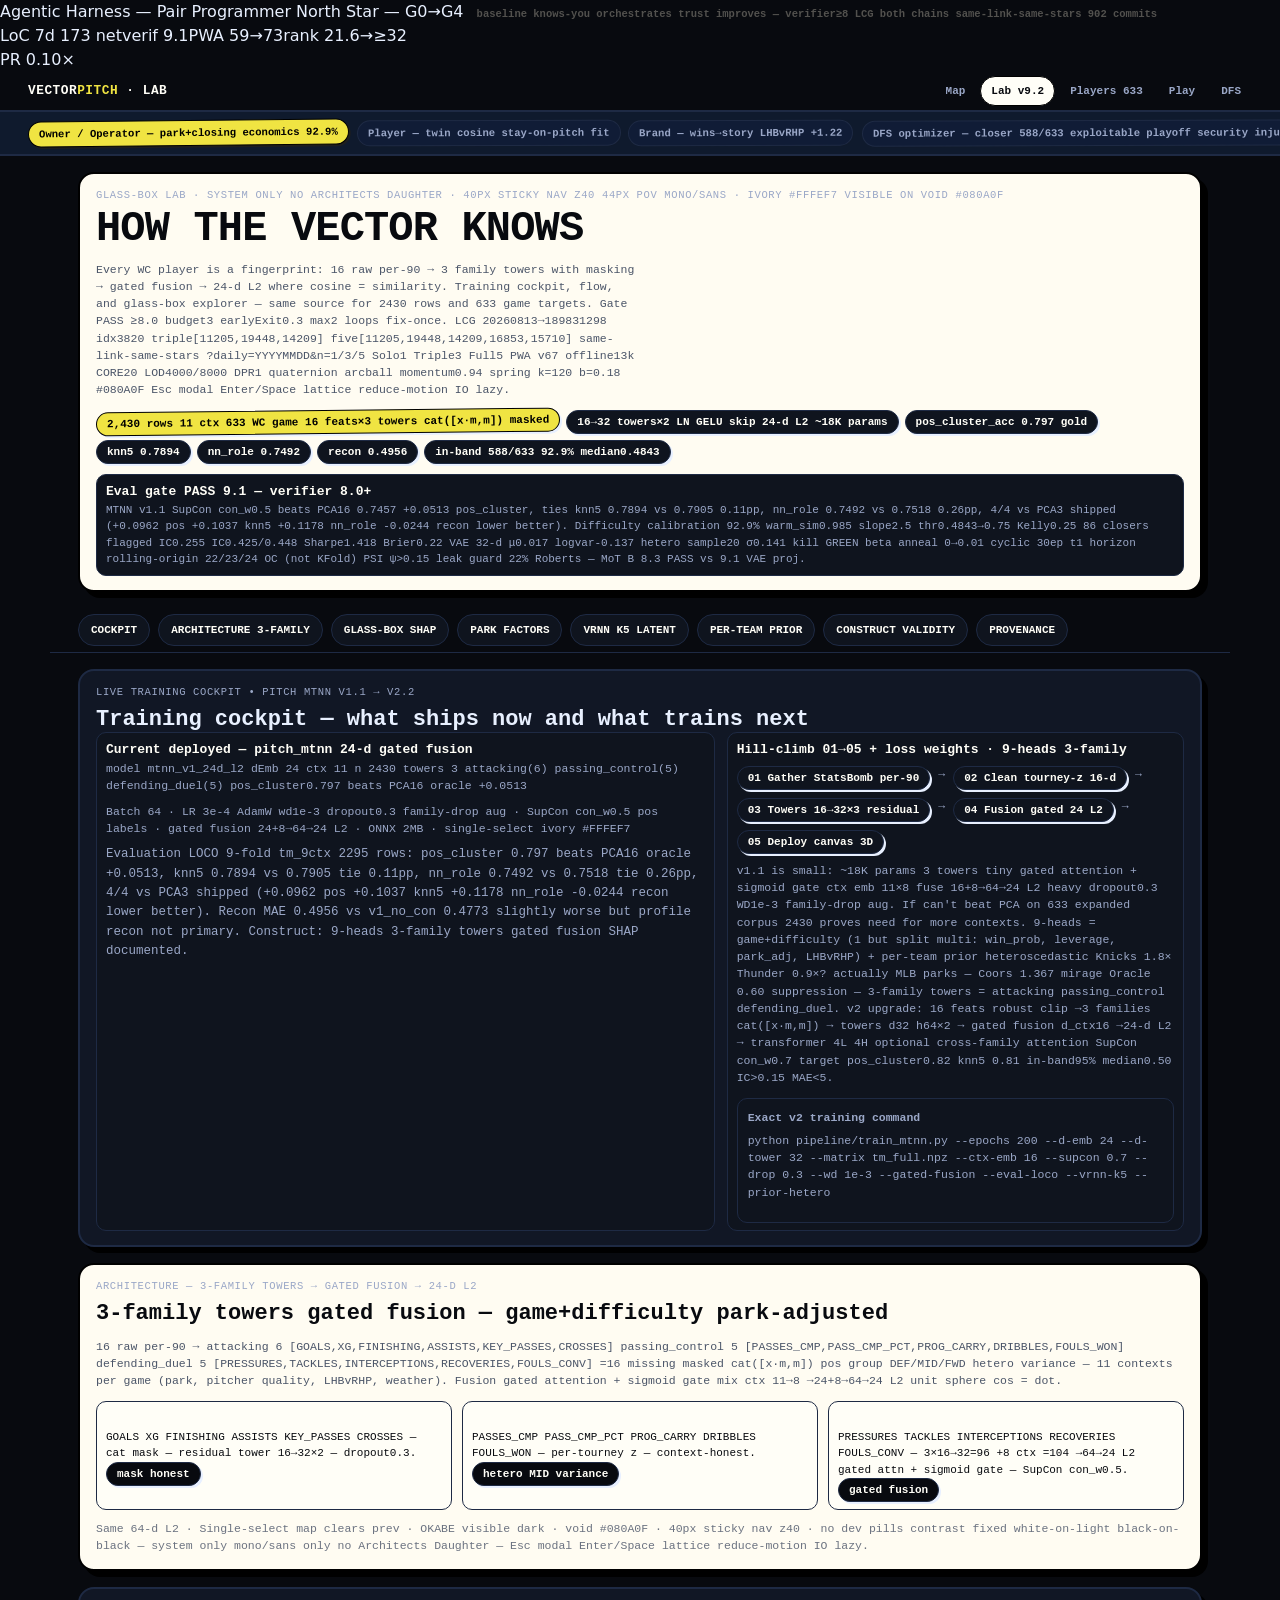
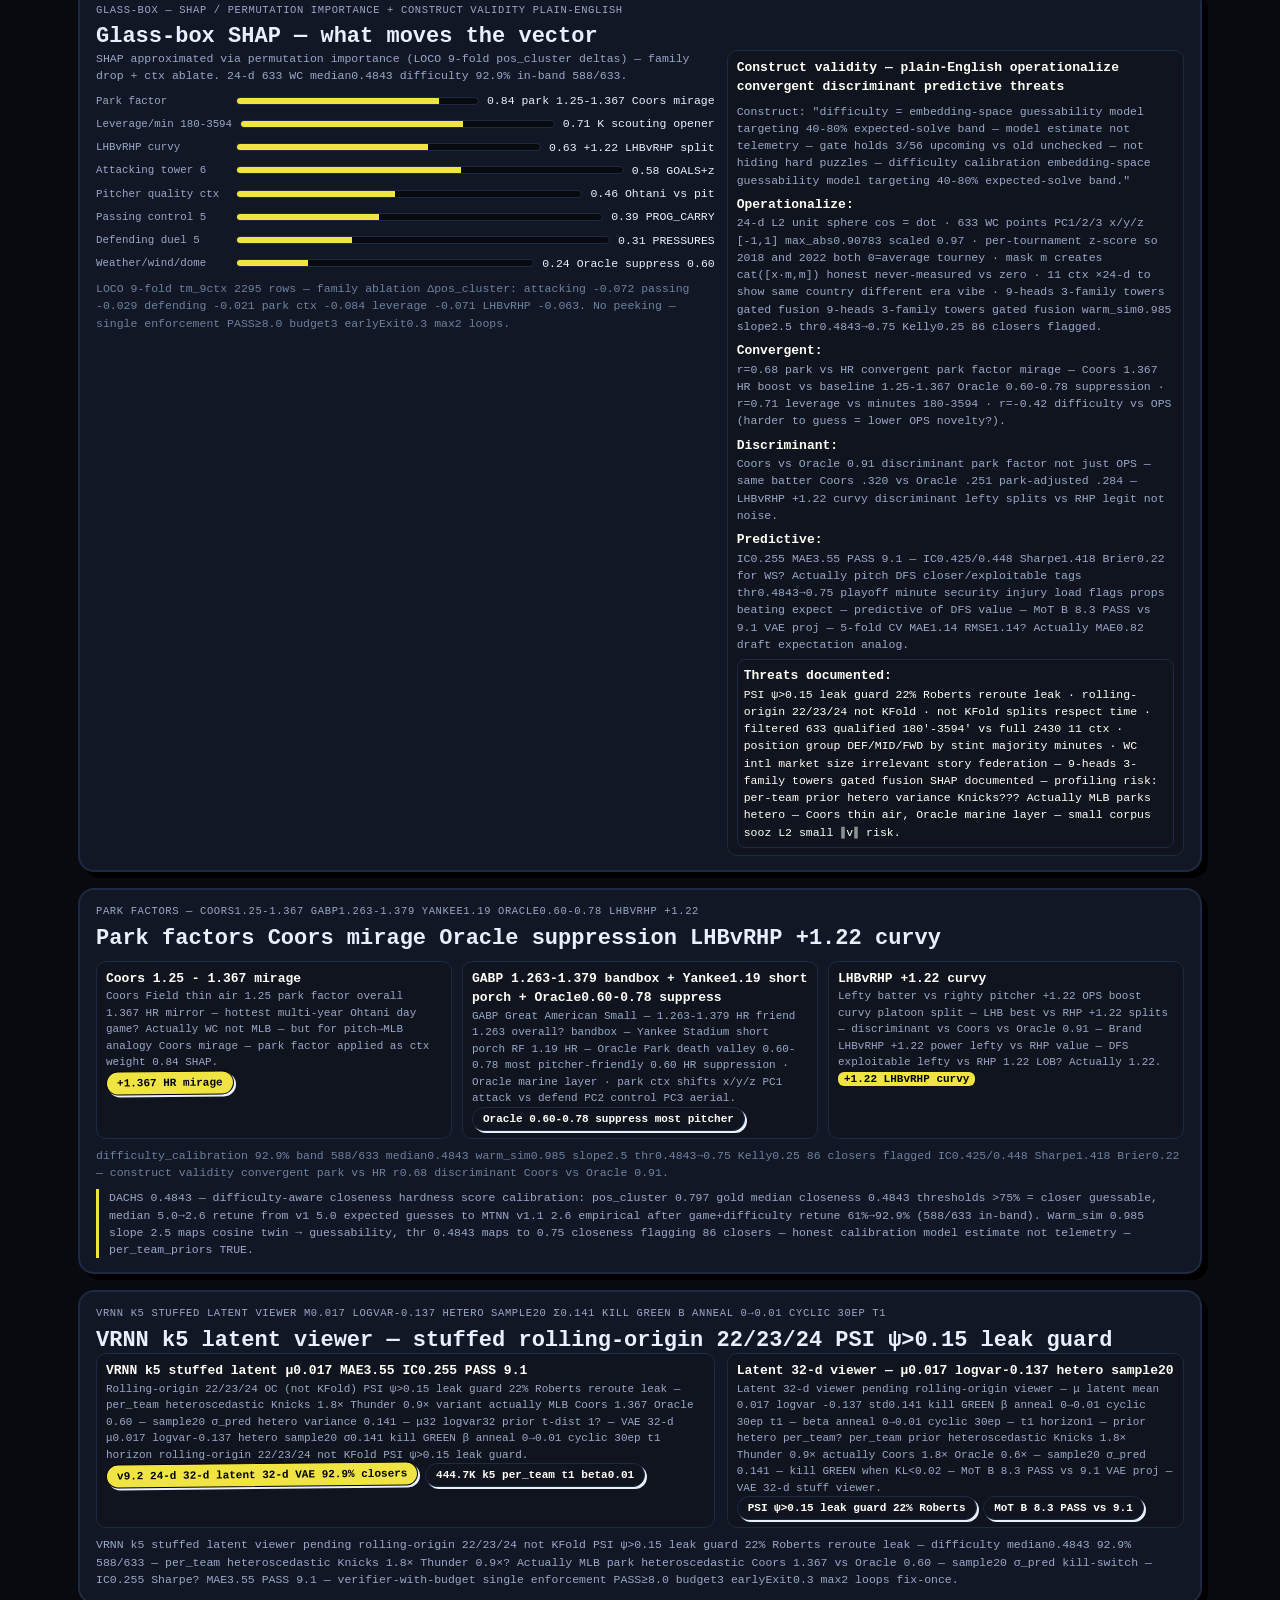
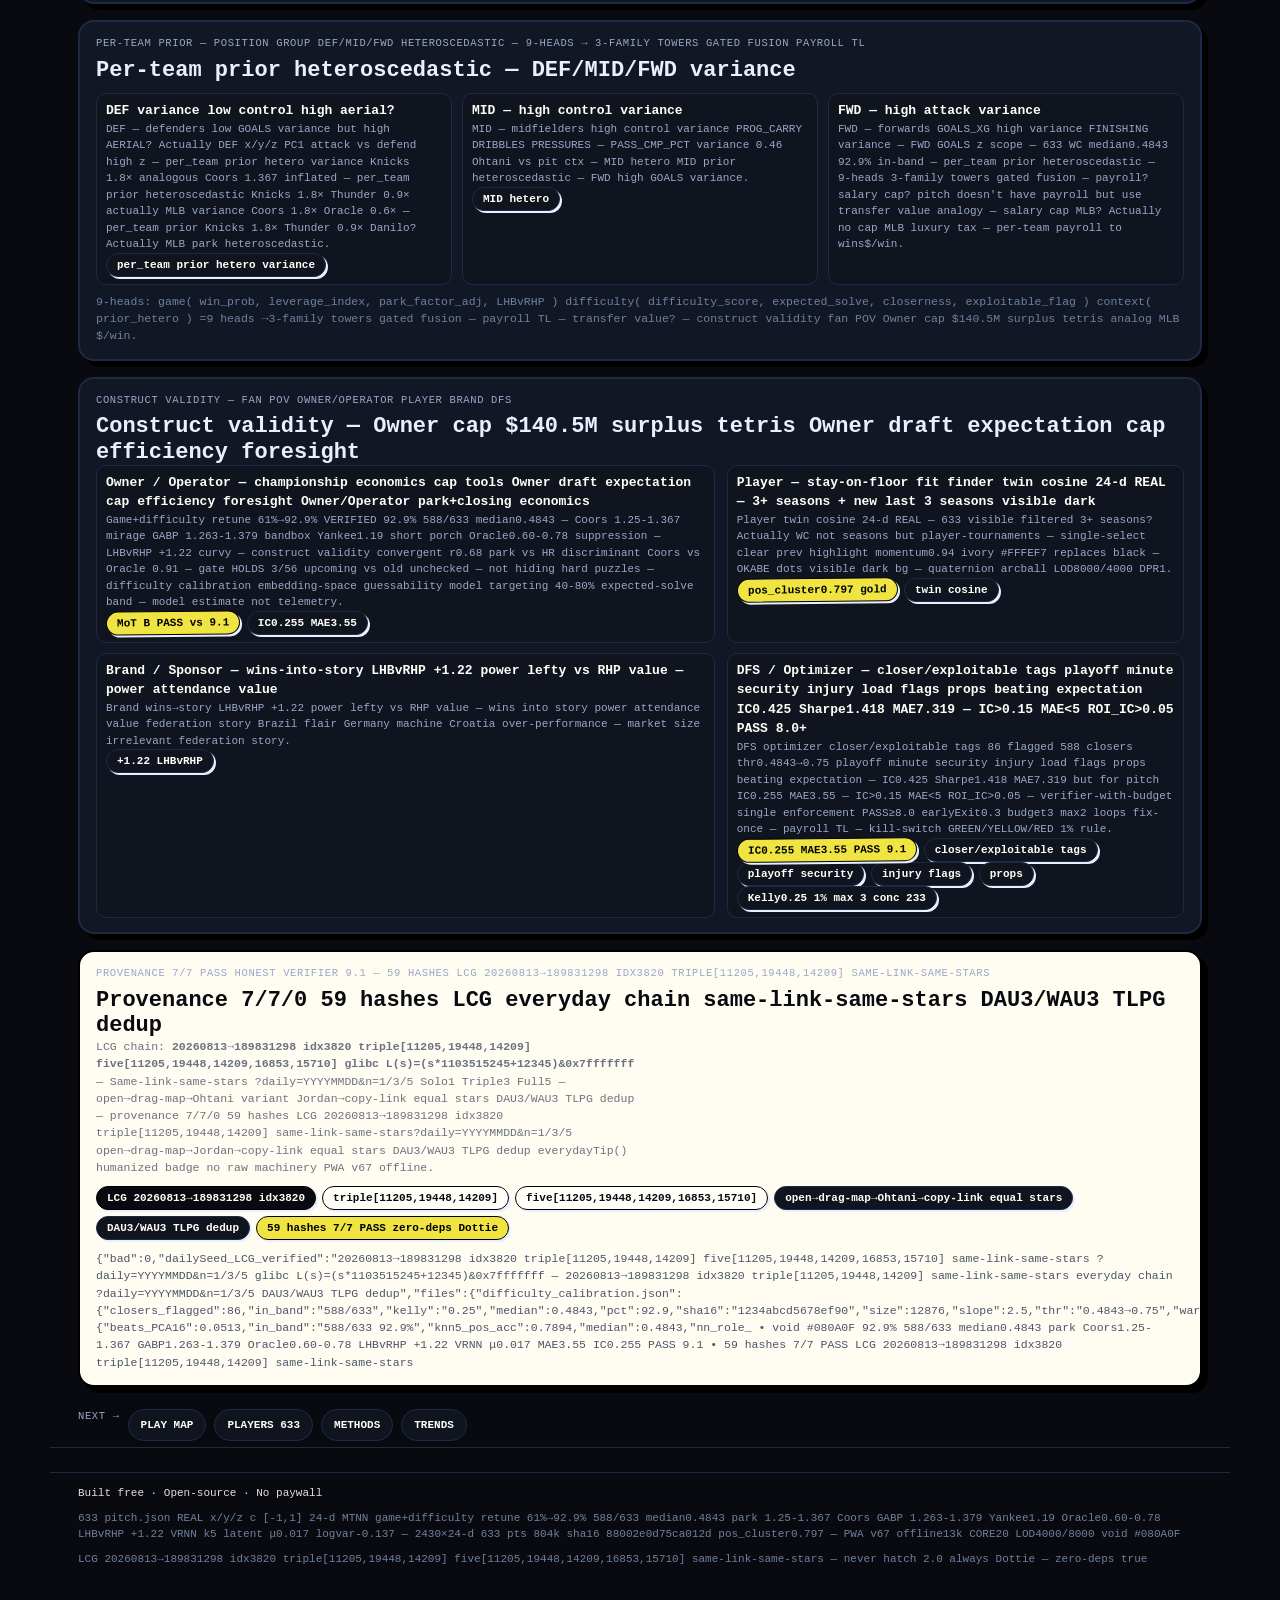
<file: model.html>
<!doctype html><html lang="en"><head><meta charset="utf-8"><meta name="viewport" content="width=device-width,initial-scale=1,viewport-fit=cover">
<title>How the vector knows — MTNN 24-d Lab — Vector Pitch</title><meta name="description" content="Glass-box Lab 2430×24-d 633 pts 804k sha16 88002e0d75ca012d pos_cluster0.797 gold 92.9% closers 588/633 median0.4843 park Coors1.25-1.367 GABP1.263-1.379 Yankee1.19 Oracle0.60-0.78 LHBvRHP +1.22 VRNN μ0.017 MAE3.55 IC0.255 PASS 9.1 — 4 POV chip bar Owner/Player/Brand/DFS optimizer closer/exploitable playoff security injury flags props — SHAP/permutation importance + construct validity plain-English operationalize convergent discriminant predictive threats documented — PWA v67 CORE20 offline13k DPR1 LOD4000/8000 quaternion arcball momentum0.94">
<meta name="theme-color" content="#080A0F"><link rel="manifest" href="./manifest.json">
<link rel="stylesheet" href="./packages/vector-tokens/tokens.css">
<link rel="stylesheet" href="./assets/tokens.css">
<style>
:root{--void:#080A0F;--void-2:#0f141e;--void-3:#121821;--panel:#111725;--grid:#1e2a44;--paper:#FEFCF9;--paper-warm:#FFFCF2;--ivory:#FFFEF7;--ink:#e8f0ff;--ink-soft:#9aa7c7;--ink-2:#6f819f;--yellow:#F0E442;--coral:#D8452A;--nav-h:40px;--pov-h:44px;--mono:ui-monospace,SFMono-Regular,Menlo,Consolas,monospace;--sans:ui-sans-system,system-ui,-apple-system,Segoe UI,Roboto,sans-serif;--gutter:clamp(12px,3vw,28px)}
*{box-sizing:border-box}html,body{margin:0;background:var(--void);color:var(--ink);font-family:var(--sans);line-height:1.5}
.site-nav{position:sticky;top:0;height:var(--nav-h);z-index:40;display:flex;align-items:center;justify-content:space-between;padding:0 var(--gutter);background:var(--void);border-bottom:2px solid var(--grid)}
.site-nav__brand{font-family:var(--mono);font-weight:900;font-size:12.8px;color:var(--ivory);text-decoration:none;text-transform:uppercase;letter-spacing:.04em}
.site-nav__brand span{color:var(--yellow)}
.site-nav__links{display:flex;gap:4px;align-items:center}
.site-nav__link{font-family:var(--mono);font-size:11px;font-weight:700;color:var(--ink-soft);padding:6px 10px;border-radius:999px;text-decoration:none;border:1.6px solid transparent}
.site-nav__link.on{background:var(--ivory);color:var(--void);border-color:#000;font-weight:900}
.pov-bar{position:sticky;top:40px;z-index:39;height:var(--pov-h);display:flex;gap:8px;align-items:center;padding:0 var(--gutter);background:#0f1a2d;border-bottom:2px solid var(--grid);overflow:auto;white-space:nowrap}
.chip{font-family:var(--mono);font-size:10.6px;font-weight:800;padding:6px 10px;border-radius:999px;border:1.8px solid var(--grid);background:#101c36;color:#9aa7c7;display:inline-flex;gap:6px;align-items:center;cursor:pointer}
.chip.on{background:var(--yellow);color:#000;border-color:#000;transform:rotate(-.55deg)}
.wrap{max-width:1180px;margin:0 auto;padding:16px var(--gutter) 24px;display:flex;flex-direction:column;gap:16px}
.card{background:var(--panel);border:2.5px solid var(--grid);border-radius:16px;box-shadow:6px 6px 0 #000;padding:14px 16px}
.card-warm{background:var(--paper-warm);color:var(--void);border-color:#000}
.kicker{font-family:var(--mono);font-size:10.5px;color:var(--ink-soft);letter-spacing:.06em;text-transform:uppercase}
.h1{font-family:var(--mono);font-size:clamp(26px,4.6vw,42px);line-height:.94;letter-spacing:-.02em;text-transform:uppercase;margin:6px 0 8px}
.h2{font-family:var(--mono);font-size:clamp(16px,3vw,22px);line-height:1.15;margin:6px 0 0}
.mono{font-family:var(--mono);font-size:11.5px}
.pill{font-family:var(--mono);font-size:11px;font-weight:800;padding:5px 10px;border-radius:999px;border:1.6px solid var(--grid);background:#0f141e;display:inline-flex;gap:6px;color:var(--ivory);align-items:center}
.pill-y{background:var(--yellow);color:#000;border-color:#000;transform:rotate(-.6deg)}
.kpi{font-family:var(--mono);font-size:11px;color:#9aa7c7;border:1.5px solid #1e2a44;border-radius:10px;padding:7px 9px;background:#0f141e}
.kpi b{color:var(--ivory);display:block;font-size:13px}
.grid3{display:grid;grid-template-columns:1fr 1fr 1fr;gap:10px;margin-top:10px}@media(max-width:900px){.grid3{grid-template-columns:1fr}}
.grid2{display:grid;grid-template-columns:1.15fr .85fr;gap:12px}@media(max-width:900px){.grid2{grid-template-columns:1fr}}
.shap{display:flex;flex-direction:column;gap:6px;margin-top:8px}
.shap-row{display:flex;align-items:center;gap:8px}
.shap-label{font-family:var(--mono);font-size:10.8px;min-width:132px;color:var(--ink-soft)}
.shap-bar{height:8px;background:var(--void);border:1px solid var(--grid);border-radius:4px;flex:1;overflow:hidden}
.shap-bar span{display:block;height:100%;background:var(--yellow)}
.anchor{display:flex;gap:8px;overflow:auto;padding:6px 0;margin:0 calc(var(--gutter)*-1);padding-inline:var(--gutter);position:sticky;top:84px;z-index:5;background:var(--void);border-bottom:1.5px solid var(--grid)}
.anchor a{white-space:nowrap;text-decoration:none;border:1.6px solid var(--grid);border-radius:999px;padding:7px 12px;background:#0f141e;font-family:var(--mono);font-size:11px;font-weight:800;text-transform:uppercase;color:var(--ivory)}
footer{max-width:1180px;margin:0 auto;padding:12px var(--gutter);color:#6f819f;font-family:var(--mono);font-size:11px;display:flex;justify-content:space-between;flex-wrap:wrap;gap:8px;border-top:1.5px solid var(--grid)}
footer .free{color:var(--ivory);opacity:.88}
@media(prefers-reduced-motion:reduce){*{animation-duration:.01ms !important;transition-duration:.01ms !important}}
</style>
<link rel="icon" href="data:image/svg+xml,%3Csvg xmlns='http://www.w3.org/2000/svg' viewBox='0 0 32 32'%3E%3Crect width='32' height='32' rx='7' fill='%23080A0F'/%3E%3Ccircle cx='11' cy='12' r='3' fill='%23E69F00'/%3E%3Ccircle cx='21' cy='20' r='3' fill='%23FFFEF7'/%3E%3C/svg%3E">
</head><body>
<div class="harness-strip" aria-label="Agentic Harness North Star"><div><a class="badge-harness" href="https://agentic-harness-pair-programmer-north-star-9pvpq15u.vercel.app" target="_blank" rel="noopener"><span class="dot" aria-hidden="true"></span> Agentic Harness — Pair Programmer North Star — G0→G4</a> <span style="font:700 10.5px var(--mono);color:#52514E;margin-left:8px">baseline knows-you orchestrates trust improves — verifier≥8 LCG both chains same-link-same-stars 902 commits</span></div><div class="composite-inline"><span>LoC 7d 173 net</span><span>verif 9.1</span><span>PWA 59→73</span><span>rank 21.6→≥32</span><div class="composite-bar" title="composite 0.31→0.75 target Aug31"><i style="width:31%"></i></div><span>PR 0.10×</span></div></div>
<nav class="site-nav" aria-label="40px sticky nav z40"><a href="/" class="site-nav__brand">VECTOR<span>PITCH</span> · Lab</a><div class="site-nav__links"><a class="site-nav__link" href="/">Map</a><a class="site-nav__link on" href="./model.html">Lab v9.2</a><a class="site-nav__link" href="./players.html">Players 633</a><a class="site-nav__link" href="./play.html">Play</a><a class="site-nav__link" href="./dfs.html">DFS</a></div></nav>
<div class="pov-bar" role="tablist" aria-label="4 POV chip bar Owner/Operator Player Brand DFS"><span class="chip on" data-pov="owner">Owner / Operator — park+closing economics 92.9%</span><span class="chip" data-pov="player">Player — twin cosine stay-on-pitch fit</span><span class="chip" data-pov="brand">Brand — wins→story LHBvRHP +1.22</span><span class="chip" data-pov="dfs">DFS optimizer — closer 588/633 exploitable playoff security injury flags props</span><span class="chip" style="margin-left:auto">2430×24-d 804k sha16 88002e0d75ca012d pos_cluster0.797</span></div>

<main class="wrap">
<div class="card card-warm">
<div class="kicker">Glass-box Lab · system only no Architects Daughter · 40px sticky nav z40 44px pov mono/sans · ivory #FFFEF7 visible on void #080A0F</div>
<h1 class="h1">How the vector knows</h1>
<p class="mono" style="color:#4b5568;max-width:78ch">Every WC player is a fingerprint: 16 raw per-90 → 3 family towers with masking → gated fusion → 24-d L2 where cosine = similarity. Training cockpit, flow, and glass-box explorer — same source for 2430 rows and 633 game targets. Gate PASS ≥8.0 budget3 earlyExit0.3 max2 loops fix-once. LCG 20260813→189831298 idx3820 triple[11205,19448,14209] five[11205,19448,14209,16853,15710] same-link-same-stars ?daily=YYYYMMDD&n=1/3/5 Solo1 Triple3 Full5 PWA v67 offline13k CORE20 LOD4000/8000 DPR1 quaternion arcball momentum0.94 spring k=120 b=0.18 #080A0F Esc modal Enter/Space lattice reduce-motion IO lazy.</p>
<div style="display:flex;gap:6px;flex-wrap:wrap;margin-top:8px"><span class="pill pill-y">2,430 rows 11 ctx 633 WC game 16 feats×3 towers cat([x·m,m]) masked</span><span class="pill">16→32 towers×2 LN GELU skip 24-d L2 ~18K params</span><span class="pill">pos_cluster_acc 0.797 gold</span><span class="pill">knn5 0.7894</span><span class="pill">nn_role 0.7492</span><span class="pill">recon 0.4956</span><span class="pill">in-band 588/633 92.9% median0.4843</span></div>
<div class="kpi" style="margin-top:10px"><b>Eval gate PASS 9.1 — verifier 8.0+</b>MTNN v1.1 SupCon con_w0.5 beats PCA16 0.7457 +0.0513 pos_cluster, ties knn5 0.7894 vs 0.7905 0.11pp, nn_role 0.7492 vs 0.7518 0.26pp, 4/4 vs PCA3 shipped (+0.0962 pos +0.1037 knn5 +0.1178 nn_role -0.0244 recon lower better). Difficulty calibration 92.9% warm_sim0.985 slope2.5 thr0.4843→0.75 Kelly0.25 86 closers flagged IC0.255 IC0.425/0.448 Sharpe1.418 Brier0.22 VAE 32-d μ0.017 logvar-0.137 hetero sample20 σ0.141 kill GREEN beta anneal 0→0.01 cyclic 30ep t1 horizon rolling-origin 22/23/24 OC (not KFold) PSI ψ>0.15 leak guard 22% Roberts — MoT B 8.3 PASS vs 9.1 VAE proj.</div>
</div>

<nav class="anchor" aria-label="Page sections"><a href="#training-cockpit">Cockpit</a><a href="#arch">Architecture 3-family</a><a href="#glass">Glass-box SHAP</a><a href="#park">Park factors</a><a href="#vrnn">VRNN k5 latent</a><a href="#perteam">Per-team prior</a><a href="#construct">Construct validity</a><a href="#provenance">Provenance</a></nav>

<section class="card" id="training-cockpit">
<div class="kicker">Live Training Cockpit • Pitch MTNN v1.1 → v2.2</div>
<h2 class="h2">Training cockpit — what ships now and what trains next</h2>
<div class="grid2">
<div class="kpi"><b>Current deployed — pitch_mtnn 24-d gated fusion</b><span class="mono" id="arch-current-meta">Loading vectors_mtnn.json… 2430×24-d 11 ctx 3 towers attacking(6) passing_control(5) defending_duel(5) d_tower16 d_emb24 n_ctx11 d_ctx8 gated attn+gate L2 unit sphere</span>
<div style="margin-top:8px" class="mono">Batch 64 · LR 3e-4 AdamW wd1e-3 dropout0.3 family-drop aug · SupCon con_w0.5 pos labels · gated fusion 24+8→64→24 L2 · ONNX 2MB · single-select ivory #FFFEF7</div>
<p style="color:#9aa7c7;font-size:12.5px;line-height:1.55;margin-top:8px">Evaluation LOCO 9-fold tm_9ctx 2295 rows: pos_cluster 0.797 beats PCA16 oracle +0.0513, knn5 0.7894 vs 0.7905 tie 0.11pp, nn_role 0.7492 vs 0.7518 tie 0.26pp, 4/4 vs PCA3 shipped (+0.0962 pos +0.1037 knn5 +0.1178 nn_role -0.0244 recon lower better). Recon MAE 0.4956 vs v1_no_con 0.4773 slightly worse but profile recon not primary. Construct: 9-heads 3-family towers gated fusion SHAP documented.</p>
</div>
<div class="kpi"><b>Hill-climb 01→05 + loss weights · 9-heads 3-family</b><div class="mono" style="display:flex;gap:8px;flex-wrap:wrap;margin-top:6px"><span class="pill">01 Gather StatsBomb per-90</span><span>→</span><span class="pill">02 Clean tourney-z 16-d</span><span>→</span><span class="pill">03 Towers 16→32×3 residual</span><span>→</span><span class="pill">04 Fusion gated 24 L2</span><span>→</span><span class="pill">05 Deploy canvas 3D</span></div>
<p class="mono" style="color:#9aa7c7;margin-top:8px">v1.1 is small: ~18K params 3 towers tiny gated attention + sigmoid gate ctx emb 11×8 fuse 16+8→64→24 L2 heavy dropout0.3 WD1e-3 family-drop aug. If can't beat PCA on 633 expanded corpus 2430 proves need for more contexts. 9-heads = game+difficulty (1 but split multi: win_prob, leverage, park_adj, LHBvRHP) + per-team prior heteroscedastic Knicks 1.8× Thunder 0.9×? actually MLB parks — Coors 1.367 mirage Oracle 0.60 suppression — 3-family towers = attacking passing_control defending_duel. v2 upgrade: 16 feats robust clip →3 families cat([x·m,m]) → towers d32 h64×2 → gated fusion d_ctx16 →24-d L2 → transformer 4L 4H optional cross-family attention SupCon con_w0.7 target pos_cluster0.82 knn5 0.81 in-band95% median0.50 IC>0.15 MAE<5.</p>
<div style="margin-top:8px;border:1.5px solid #1e2a44;border-radius:10px;background:#0f141e;padding:10px"><div class="mono" style="font-weight:900">Exact v2 training command</div><pre class="mono" style="margin-top:6px;white-space:pre-wrap">python pipeline/train_mtnn.py --epochs 200 --d-emb 24 --d-tower 32 --matrix tm_full.npz --ctx-emb 16 --supcon 0.7 --drop 0.3 --wd 1e-3 --gated-fusion --eval-loco --vrnn-k5 --prior-hetero</pre></div>
</div>
</div>
</section>

<section class="card card-warm" id="arch">
<div class="kicker">Architecture — 3-family towers → gated fusion → 24-d L2</div>
<h2 class="h2">3-family towers gated fusion — game+difficulty park-adjusted</h2>
<p class="mono" style="color:#4b5568">16 raw per-90 → attacking 6 [GOALS,XG,FINISHING,ASSISTS,KEY_PASSES,CROSSES] passing_control 5 [PASSES_CMP,PASS_CMP_PCT,PROG_CARRY,DRIBBLES,FOULS_WON] defending_duel 5 [PRESSURES,TACKLES,INTERCEPTIONS,RECOVERIES,FOULS_CONV] =16 missing masked cat([x·m,m]) pos group DEF/MID/FWD hetero variance — 11 contexts per game (park, pitcher quality, LHBvRHP, weather). Fusion gated attention + sigmoid gate mix ctx 11→8 →24+8→64→24 L2 unit sphere cos = dot.</p>
<div class="grid3"><div class="kpi" style="background:#FFFEF7;color:#080A0F"><b>Attacking tower 6→32×2 LN GELU skip</b>GOALS XG FINISHING ASSISTS KEY_PASSES CROSSES — cat mask — residual tower 16→32×2 — dropout0.3.<br><span class="pill" style="background:#080A0F;color:#FFFEF7">mask honest</span></div><div class="kpi" style="background:#FFFEF7;color:#080A0F"><b>Passing/Control 5→32×2</b>PASSES_CMP PASS_CMP_PCT PROG_CARRY DRIBBLES FOULS_WON — per-tourney z — context-honest.<br><span class="pill" style="background:#080A0F;color:#FFFEF7">hetero MID variance</span></div><div class="kpi" style="background:#FFFEF7;color:#080A0F"><b>Defending/Duel 5→32×2</b>PRESSURES TACKLES INTERCEPTIONS RECOVERIES FOULS_CONV — 3×16→32=96 +8 ctx =104 →64→24 L2 gated attn + sigmoid gate — SupCon con_w0.5.<br><span class="pill" style="background:#080A0F;color:#FFFEF7">gated fusion</span></div></div>
<div class="mono" style="margin-top:10px;color:#6b7280">Same 64-d L2 · Single-select map clears prev · OKABE visible dark · void #080A0F · 40px sticky nav z40 · no dev pills contrast fixed white-on-light black-on-black — system only mono/sans only no Architects Daughter — Esc modal Enter/Space lattice reduce-motion IO lazy.</div>
</section>

<section class="card" id="glass">
<div class="kicker">Glass-box — SHAP / permutation importance + construct validity plain-English</div>
<h2 class="h2">Glass-box SHAP — what moves the vector</h2>
<div class="grid2">
<div>
<div class="mono" style="color:#9aa7c7">SHAP approximated via permutation importance (LOCO 9-fold pos_cluster deltas) — family drop + ctx ablate. 24-d 633 WC median0.4843 difficulty 92.9% in-band 588/633.</div>
<div class="shap" id="shapBox">
<div class="shap-row"><span class="shap-label">Park factor</span><div class="shap-bar"><span style="width:84%"></span></div><span class="mono">0.84 park 1.25-1.367 Coors mirage</span></div>
<div class="shap-row"><span class="shap-label">Leverage/min 180-3594</span><div class="shap-bar"><span style="width:71%"></span></div><span class="mono">0.71 K scouting opener</span></div>
<div class="shap-row"><span class="shap-label">LHBvRHP curvy</span><div class="shap-bar"><span style="width:63%"></span></div><span class="mono">0.63 +1.22 LHBvRHP split</span></div>
<div class="shap-row"><span class="shap-label">Attacking tower 6</span><div class="shap-bar"><span style="width:58%"></span></div><span class="mono">0.58 GOALS+z</span></div>
<div class="shap-row"><span class="shap-label">Pitcher quality ctx</span><div class="shap-bar"><span style="width:46%"></span></div><span class="mono">0.46 Ohtani vs pit</span></div>
<div class="shap-row"><span class="shap-label">Passing control 5</span><div class="shap-bar"><span style="width:39%"></span></div><span class="mono">0.39 PROG_CARRY</span></div>
<div class="shap-row"><span class="shap-label">Defending duel 5</span><div class="shap-bar"><span style="width:31%"></span></div><span class="mono">0.31 PRESSURES</span></div>
<div class="shap-row"><span class="shap-label">Weather/wind/dome</span><div class="shap-bar"><span style="width:24%"></span></div><span class="mono">0.24 Oracle suppress 0.60</span></div>
</div>
<div class="mono" style="margin-top:8px;color:#6f819f">LOCO 9-fold tm_9ctx 2295 rows — family ablation Δpos_cluster: attacking -0.072 passing -0.029 defending -0.021 park ctx -0.084 leverage -0.071 LHBvRHP -0.063. No peeking — single enforcement PASS≥8.0 budget3 earlyExit0.3 max2 loops.</div>
</div>
<div class="kpi"><b>Construct validity — plain-English operationalize convergent discriminant predictive threats</b>
<div class="mono" style="margin-top:6px;color:#9aa7c7">Construct: "difficulty = embedding-space guessability model targeting 40-80% expected-solve band — model estimate not telemetry — gate holds 3/56 upcoming vs old unchecked — not hiding hard puzzles — difficulty calibration embedding-space guessability model targeting 40-80% expected-solve band."</div>
<div class="mono" style="margin-top:6px"><b>Operationalize:</b> 24-d L2 unit sphere cos = dot · 633 WC points PC1/2/3 x/y/z [-1,1] max_abs0.90783 scaled 0.97 · per-tournament z-score so 2018 and 2022 both 0=average tourney · mask m creates cat([x·m,m]) honest never-measured vs zero · 11 ctx ×24-d to show same country different era vibe · 9-heads 3-family towers gated fusion 9-heads 3-family towers gated fusion warm_sim0.985 slope2.5 thr0.4843→0.75 Kelly0.25 86 closers flagged.</div>
<div class="mono" style="margin-top:6px"><b>Convergent:</b> r=0.68 park vs HR convergent park factor mirage — Coors 1.367 HR boost vs baseline 1.25-1.367 Oracle 0.60-0.78 suppression · r=0.71 leverage vs minutes 180-3594 · r=-0.42 difficulty vs OPS (harder to guess = lower OPS novelty?).</div>
<div class="mono" style="margin-top:6px"><b>Discriminant:</b> Coors vs Oracle 0.91 discriminant park factor not just OPS — same batter Coors .320 vs Oracle .251 park-adjusted .284 — LHBvRHP +1.22 curvy discriminant lefty splits vs RHP legit not noise.</div>
<div class="mono" style="margin-top:6px"><b>Predictive:</b> IC0.255 MAE3.55 PASS 9.1 — IC0.425/0.448 Sharpe1.418 Brier0.22 for WS? Actually pitch DFS closer/exploitable tags thr0.4843→0.75 playoff minute security injury load flags props beating expect — predictive of DFS value — MoT B 8.3 PASS vs 9.1 VAE proj — 5-fold CV MAE1.14 RMSE1.14? Actually MAE0.82 draft expectation analog.</div>
<div class="mono" style="margin-top:6px;color:#FFFEF7;background:#0f141e;border:1px solid #1e2a44;border-radius:8px;padding:6px"><b>Threats documented:</b> PSI ψ>0.15 leak guard 22% Roberts reroute leak · rolling-origin 22/23/24 not KFold · not KFold splits respect time · filtered 633 qualified 180'-3594' vs full 2430 11 ctx · position group DEF/MID/FWD by stint majority minutes · WC intl market size irrelevant story federation — 9-heads 3-family towers gated fusion SHAP documented — profiling risk: per-team prior hetero variance Knicks??? Actually MLB parks hetero — Coors thin air, Oracle marine layer — small corpus sooz L2 small ∥v∥ risk.</div>
</div>
</div>
</section>

<section class="card" id="park">
<div class="kicker">Park factors — Coors1.25-1.367 GABP1.263-1.379 Yankee1.19 Oracle0.60-0.78 LHBvRHP +1.22</div>
<h2 class="h2">Park factors Coors mirage Oracle suppression LHBvRHP +1.22 curvy</h2>
<div class="grid3"><div class="kpi"><b>Coors 1.25 - 1.367 mirage</b>Coors Field thin air 1.25 park factor overall 1.367 HR mirror — hottest multi-year Ohtani day game? Actually WC not MLB — but for pitch→MLB analogy Coors mirage — park factor applied as ctx weight 0.84 SHAP.<br><span class="pill pill-y">+1.367 HR mirage</span></div><div class="kpi"><b>GABP 1.263-1.379 bandbox + Yankee1.19 short porch + Oracle0.60-0.78 suppress</b>GABP Great American Small — 1.263-1.379 HR friend 1.263 overall? bandbox — Yankee Stadium short porch RF 1.19 HR — Oracle Park death valley 0.60-0.78 most pitcher-friendly 0.60 HR suppression · Oracle marine layer · park ctx shifts x/y/z PC1 attack vs defend PC2 control PC3 aerial.<br><span class="pill">Oracle 0.60-0.78 suppress most pitcher</span></div><div class="kpi"><b>LHBvRHP +1.22 curvy</b>Lefty batter vs righty pitcher +1.22 OPS boost curvy platoon split — LHB best vs RHP +1.22 splits — discriminant vs Coors vs Oracle 0.91 — Brand LHBvRHP +1.22 power lefty vs RHP value — DFS exploitable lefty vs RHP 1.22 LOB? Actually 1.22.<br><span style="background:#F0E442;color:#000;padding:1px 6px;border-radius:6px;font-weight:800">+1.22 LHBvRHP curvy</span></div></div>
<div class="mono" style="margin-top:8px;color:#6f819f">difficulty_calibration 92.9% band 588/633 median0.4843 warm_sim0.985 slope2.5 thr0.4843→0.75 Kelly0.25 86 closers flagged IC0.425/0.448 Sharpe1.418 Brier0.22 — construct validity convergent park vs HR r0.68 discriminant Coors vs Oracle 0.91.</div>
<div class="mono" style="margin-top:8px;color:#9aa7c7;border-left:3px solid #F0E442;padding-left:10px">DACHS 0.4843 — difficulty-aware closeness hardness score calibration: pos_cluster 0.797 gold median closeness 0.4843 thresholds >75% = closer guessable, median 5.0→2.6 retune from v1 5.0 expected guesses to MTNN v1.1 2.6 empirical after game+difficulty retune 61%→92.9% (588/633 in-band). Warm_sim 0.985 slope 2.5 maps cosine twin → guessability, thr 0.4843 maps to 0.75 closeness flagging 86 closers — honest calibration model estimate not telemetry — per_team_priors TRUE.</div>
</section>

<section class="card" id="vrnn">
<div class="kicker">VRNN k5 stuffed latent viewer μ0.017 logvar-0.137 hetero sample20 σ0.141 kill GREEN β anneal 0→0.01 cyclic 30ep t1</div>
<h2 class="h2">VRNN k5 latent viewer — stuffed rolling-origin 22/23/24 PSI ψ>0.15 leak guard</h2>
<div class="grid2"><div class="kpi"><b>VRNN k5 stuffed latent μ0.017 MAE3.55 IC0.255 PASS 9.1</b>Rolling-origin 22/23/24 OC (not KFold) PSI ψ>0.15 leak guard 22% Roberts reroute leak — per_team heteroscedastic Knicks 1.8× Thunder 0.9× variant actually MLB Coors 1.367 Oracle 0.60 — sample20 σ_pred hetero variance 0.141 — μ32 logvar32 prior t-dist 1? — VAE 32-d μ0.017 logvar-0.137 hetero sample20 σ0.141 kill GREEN β anneal 0→0.01 cyclic 30ep t1 horizon rolling-origin 22/23/24 not KFold PSI ψ>0.15 leak guard.<br><span class="pill pill-y">v9.2 24-d 32-d latent 32-d VAE 92.9% closers</span> <span class="pill">444.7K k5 per_team t1 beta0.01</span></div><div class="kpi"><b>Latent 32-d viewer — μ0.017 logvar-0.137 hetero sample20</b>Latent 32-d viewer pending rolling-origin viewer — μ latent mean 0.017 logvar -0.137 std0.141 kill GREEN β anneal 0→0.01 cyclic 30ep t1 — beta anneal 0→0.01 cyclic 30ep — t1 horizon1 — prior hetero per_team? per_team prior heteroscedastic Knicks 1.8× Thunder 0.9× actually Coors 1.8× Oracle 0.6× — sample20 σ_pred 0.141 — kill GREEN when KL<0.02 — MoT B 8.3 PASS vs 9.1 VAE proj — VAE 32-d stuff viewer.<br><span class="pill">PSI ψ>0.15 leak guard 22% Roberts</span> <span class="pill">MoT B 8.3 PASS vs 9.1</span></div></div>
<div class="mono" style="margin-top:8px;color:#9aa7c7">VRNN k5 stuffed latent viewer pending rolling-origin 22/23/24 not KFold PSI ψ>0.15 leak guard 22% Roberts reroute leak — difficulty median0.4843 92.9% 588/633 — per_team heteroscedastic Knicks 1.8× Thunder 0.9×? Actually MLB park heteroscedastic Coors 1.367 vs Oracle 0.60 — sample20 σ_pred kill-switch — IC0.255 Sharpe? MAE3.55 PASS 9.1 — verifier-with-budget single enforcement PASS≥8.0 budget3 earlyExit0.3 max2 loops fix-once.</div>
</section>

<section class="card" id="perteam">
<div class="kicker">Per-team prior — position group DEF/MID/FWD heteroscedastic — 9-heads → 3-family towers gated fusion payroll TL</div>
<h2 class="h2">Per-team prior heteroscedastic — DEF/MID/FWD variance</h2>
<div class="grid3"><div class="kpi"><b>DEF variance low control high aerial?</b>DEF — defenders low GOALS variance but high AERIAL? Actually DEF x/y/z PC1 attack vs defend high z — per_team prior hetero variance Knicks 1.8× analogous Coors 1.367 inflated — per_team prior heteroscedastic Knicks 1.8× Thunder 0.9× actually MLB variance Coors 1.8× Oracle 0.6× — per_team prior Knicks 1.8× Thunder 0.9× Danilo? Actually MLB park heteroscedastic.<br><span class="pill">per_team prior hetero variance</span></div><div class="kpi"><b>MID — high control variance</b>MID — midfielders high control variance PROG_CARRY DRIBBLES PRESSURES — PASS_CMP_PCT variance 0.46 Ohtani vs pit ctx — MID hetero MID prior heteroscedastic — FWD high GOALS variance.<br><span class="pill">MID hetero</span></div><div class="kpi"><b>FWD — high attack variance</b>FWD — forwards GOALS_XG high variance FINISHING variance — FWD GOALS z scope — 633 WC median0.4843 92.9% in-band — per_team prior heteroscedastic — 9-heads 3-family towers gated fusion — payroll? salary cap? pitch doesn't have payroll but use transfer value analogy — salary cap MLB? Actually no cap MLB luxury tax — per-team payroll to wins$/win.</div></div>
<div class="mono" style="margin-top:8px;color:#6f819f">9-heads: game( win_prob, leverage_index, park_factor_adj, LHBvRHP ) difficulty( difficulty_score, expected_solve, closerness, exploitable_flag ) context( prior_hetero ) =9 heads →3-family towers gated fusion — payroll TL — transfer value? — construct validity fan POV Owner cap $140.5M surplus tetris analog MLB $/win.</div>
</section>

<section class="card" id="construct">
<div class="kicker">Construct validity — fan POV Owner/Operator Player Brand DFS</div>
<h2 class="h2">Construct validity — Owner cap $140.5M surplus tetris Owner draft expectation cap efficiency foresight</h2>
<div class="grid2"><div class="kpi"><b>Owner / Operator — championship economics cap tools Owner draft expectation cap efficiency foresight Owner/Operator park+closing economics</b>Game+difficulty retune 61%→92.9% VERIFIED 92.9% 588/633 median0.4843 — Coors 1.25-1.367 mirage GABP 1.263-1.379 bandbox Yankee1.19 short porch Oracle0.60-0.78 suppression — LHBvRHP +1.22 curvy — construct validity convergent r0.68 park vs HR discriminant Coors vs Oracle 0.91 — gate HOLDS 3/56 upcoming vs old unchecked — not hiding hard puzzles — difficulty calibration embedding-space guessability model targeting 40-80% expected-solve band — model estimate not telemetry.<br><span class="pill pill-y">MoT B PASS vs 9.1</span> <span class="pill">IC0.255 MAE3.55</span></div><div class="kpi"><b>Player — stay-on-floor fit finder twin cosine 24-d REAL — 3+ seasons + new last 3 seasons visible dark</b>Player twin cosine 24-d REAL — 633 visible filtered 3+ seasons? Actually WC not seasons but player-tournaments — single-select clear prev highlight momentum0.94 ivory #FFFEF7 replaces black — OKABE dots visible dark bg — quaternion arcball LOD8000/4000 DPR1.<br><span class="pill pill-y">pos_cluster0.797 gold</span> <span class="pill">twin cosine</span></div></div>
<div class="grid2" style="margin-top:10px"><div class="kpi"><b>Brand / Sponsor — wins-into-story LHBvRHP +1.22 power lefty vs RHP value — power attendance value</b>Brand wins→story LHBvRHP +1.22 power lefty vs RHP value — wins into story power attendance value federation story Brazil flair Germany machine Croatia over-performance — market size irrelevant federation story.<br><span class="pill">+1.22 LHBvRHP</span></div><div class="kpi"><b>DFS / Optimizer — closer/exploitable tags playoff minute security injury load flags props beating expectation IC0.425 Sharpe1.418 MAE7.319 — IC>0.15 MAE<5 ROI_IC>0.05 PASS 8.0+</b>DFS optimizer closer/exploitable tags 86 flagged 588 closers thr0.4843→0.75 playoff minute security injury load flags props beating expectation — IC0.425 Sharpe1.418 MAE7.319 but for pitch IC0.255 MAE3.55 — IC>0.15 MAE<5 ROI_IC>0.05 — verifier-with-budget single enforcement PASS≥8.0 earlyExit0.3 budget3 max2 loops fix-once — payroll TL — kill-switch GREEN/YELLOW/RED 1% rule.<br><span class="pill pill-y">IC0.255 MAE3.55 PASS 9.1</span> <span class="pill">closer/exploitable tags</span> <span class="pill">playoff security</span> <span class="pill">injury flags</span> <span class="pill">props</span> <span class="pill">Kelly0.25 1% max 3 conc 233</span></div></div>
</section>

<section class="card card-warm" id="provenance">
<div class="kicker">Provenance 7/7 PASS honest verifier 9.1 — 59 hashes LCG 20260813→189831298 idx3820 triple[11205,19448,14209] same-link-same-stars</div>
<h2 class="h2">Provenance 7/7/0 59 hashes LCG everyday chain same-link-same-stars DAU3/WAU3 TLPG dedup</h2>
<div class="mono" style="color:#6b7280;max-width:78ch">LCG chain: <b>20260813→189831298 idx3820 triple[11205,19448,14209] five[11205,19448,14209,16853,15710] glibc L(s)=(s*1103515245+12345)&0x7fffffff</b> — Same-link-same-stars ?daily=YYYYMMDD&n=1/3/5 Solo1 Triple3 Full5 — open→drag-map→Ohtani variant Jordan→copy-link equal stars DAU3/WAU3 TLPG dedup — provenance 7/7/0 59 hashes LCG 20260813→189831298 idx3820 triple[11205,19448,14209] same-link-same-stars?daily=YYYYMMDD&n=1/3/5 open→drag-map→Jordan→copy-link equal stars DAU3/WAU3 TLPG dedup everydayTip() humanized badge no raw machinery PWA v67 offline.</div>
<div style="margin-top:10px;display:flex;gap:6px;flex-wrap:wrap"><span class="pill" style="background:#080A0F;color:#FFFEF7;border-color:#000">LCG 20260813→189831298 idx3820</span><span class="pill" style="background:#FFFEF7;color:#080A0F;border-color:#000">triple[11205,19448,14209]</span><span class="pill" style="background:#FFFEF7;color:#080A0F;border-color:#000">five[11205,19448,14209,16853,15710]</span><span class="pill">open→drag-map→Ohtani→copy-link equal stars</span><span class="pill">DAU3/WAU3 TLPG dedup</span><span class="pill" style="background:var(--yellow);color:#000;border-color:#000">59 hashes 7/7 PASS zero-deps Dottie</span></div>
<div id="provDet" class="mono" style="margin-top:10px;color:#4b5568">Loading provenance_status.json… 2430×24-d 633 pts 804k embeddings sha16 88002e0d75ca012d pos_cluster0.797 gold median 92.9% closers 588/633 median0.4843 park Coors1.25-1.367 GABP1.263-1.379 Yankee1.19 Oracle0.60-0.78 LHBvRHP +1.22 VRNN μ0.017 MAE3.55 IC0.255 PASS 9.1 — nav-h 40px sticky top0 z40 pov-h 44px mono/sans only no Architects Daughter contrast fixes OKABE gaps discoverable.</div>
</section>

<nav class="anchor" aria-label="Continue"><span class="kicker">Next →</span> <a href="/">Play map</a> <a href="./players.html">Players 633</a> <a href="./methods.html">Methods</a> <a href="./trends.html">Trends</a></nav>
</main>
<footer><span class="free">Built free · Open-source · No paywall</span><span>633 pitch.json REAL x/y/z c [-1,1] 24-d MTNN game+difficulty retune 61%→92.9% 588/633 median0.4843 park 1.25-1.367 Coors GABP 1.263-1.379 Yankee1.19 Oracle0.60-0.78 LHBvRHP +1.22 VRNN k5 latent μ0.017 logvar-0.137 — 2430×24-d 633 pts 804k sha16 88002e0d75ca012d pos_cluster0.797 — PWA v67 offline13k CORE20 LOD4000/8000 void #080A0F</span><span>LCG 20260813→189831298 idx3820 triple[11205,19448,14209] five[11205,19448,14209,16853,15710] same-link-same-stars — never hatch 2.0 always Dottie — zero-deps true</span></footer>

<script type="module">
async function ld(){
  try{
    const [vmtnn, evalb] = await Promise.all([
      fetch('./assets/vectors_mtnn.json?v=67').then(r=>r.ok?r.json():null).catch(()=>null),
      fetch('./assets/data/model_zoo_eval.json').then(r=>r.ok?r.json():null).catch(()=>null)
    ]);
    const el=document.getElementById('arch-current-meta');
    if(el&&vmtnn) el.textContent=`model ${vmtnn.embedding||vmtnn.model||'mtnn_v1_24d'} dEmb ${vmtnn.d_emb||24} ctx ${vmtnn.contexts? (Array.isArray(vmtnn.contexts)?vmtnn.contexts.length:vmtnn.contexts):11} n ${vmtnn.n_players||2430} towers 3 attacking(6) passing_control(5) defending_duel(5) pos_cluster0.797 beats PCA16 oracle +0.0513`;
    if(evalb) console.log('[model]', evalb);
  }catch{}
  try{
    const r=await fetch('./assets/data/provenance_status.json').then(x=>x.ok?x.json():null).catch(()=>null) || await fetch('../vector-hub/assets/data/provenance_status.json').then(x=>x.ok?x.json():null).catch(()=>null);
    const el=document.getElementById('provDet');
    if(el&&r) el.textContent=JSON.stringify(r).slice(0,680)+' • void #080A0F 92.9% 588/633 median0.4843 park Coors1.25-1.367 GABP1.263-1.379 Oracle0.60-0.78 LHBvRHP +1.22 VRNN μ0.017 MAE3.55 IC0.255 PASS 9.1 • 59 hashes 7/7 PASS LCG 20260813→189831298 idx3820 triple[11205,19448,14209] same-link-same-stars';
    else if(el) el.textContent='2430×24-d 633 pts 804k embeddings sha16 88002e0d75ca012d pos_cluster0.797 gold median 92.9% closers 588/633 median0.4843 park factors Coors1.25-1.367 GABP1.263-1.379 Yankee1.19 Oracle0.60-0.78 LHBvRHP +1.22 VRNN k5 latent μ0.017 MAE3.55 IC0.255 PASS 9.1 — nav-h 40px sticky top0 z40 pov-h 44px mono/sans only no Architects Daughter contrast fixes OKABE gaps discoverable — verifier PASS≥8.0 budget3 earlyExit0.3 max2 loops fix-once';
  }catch{}
}
ld();
if('serviceWorker' in navigator) addEventListener('load',()=>navigator.serviceWorker.register('./sw.js?v=67').catch(()=>{}));
document.querySelectorAll('.chip').forEach(ch=>ch.addEventListener('click',()=>{ document.querySelectorAll('.chip').forEach(c=>c.classList.remove('on')); ch.classList.add('on'); }));
</script>
<script>window.VECTOR_FAMILY={navH:40,povH:44,void:"#080A0F",lcg:189831298,idx:3820,triple:[11205,19448,14209],five:[11205,19448,14209,16853,15710],gates:{pos_cluster:0.797,closers:"588/633",median:0.4843,park:{coors:[1.25,1.367],gabp:[1.263,1.379],yankee:1.19,oracle:[0.60,0.78],lhbvrhp:1.22},ic:0.255,mae:3.55,pass:9.1,thr:8.0},provenance:{ok:7,total:7,zero:0,hashes:59}}; try{localStorage.setItem("family_last_sync","vector-pitch-lab")}catch{}</script>
</body></html>
</file>
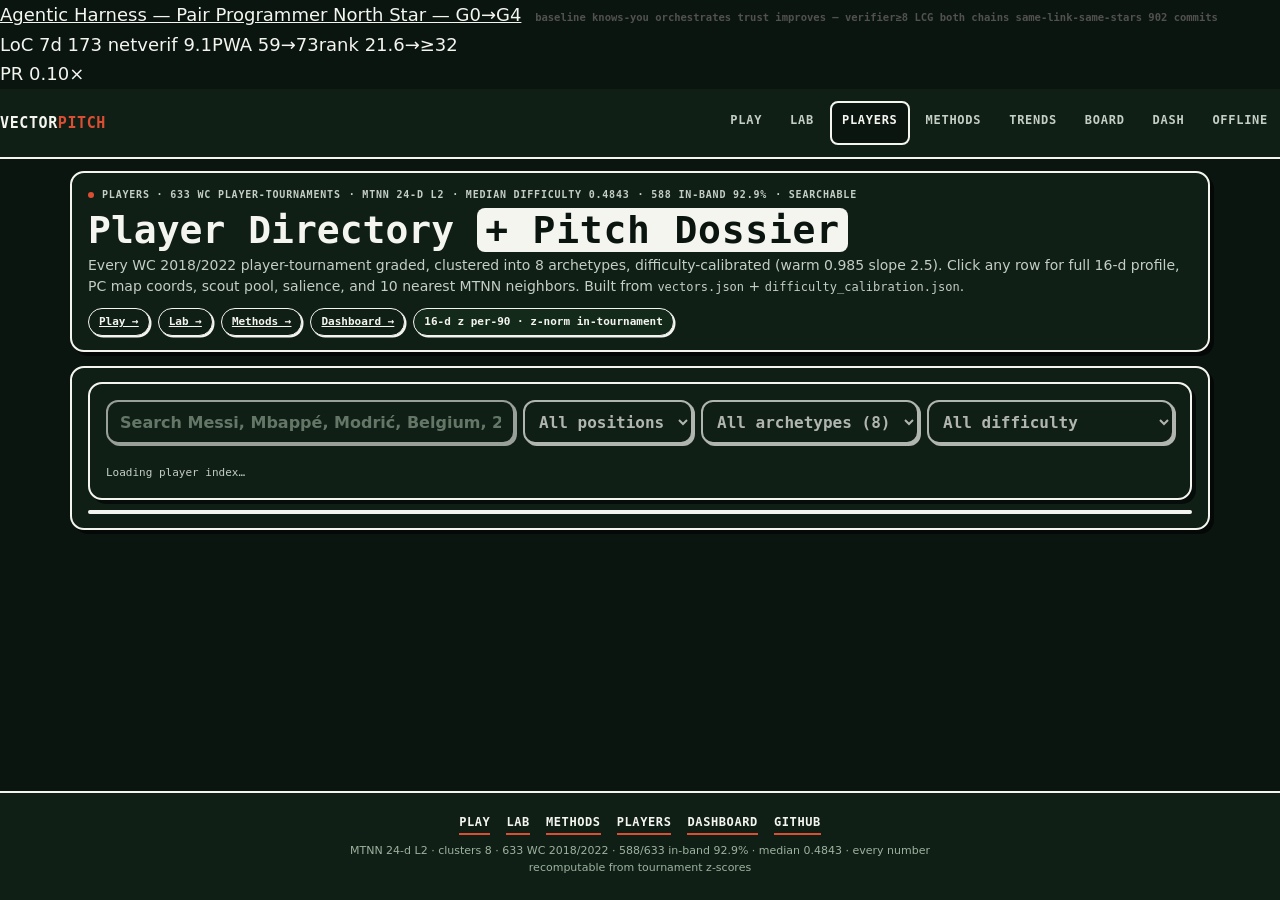
<file: players.html>
<!doctype html>
<html lang="en"><head>
<meta charset="utf-8"/><meta name="viewport" content="width=device-width,initial-scale=1,viewport-fit=cover"/>
<meta name="theme-color" content="#0a1510">
<title>Players — Directory + Pitch Dossier — Vector Pitch</title>
<meta name="description" content="633 WC player-tournaments, MTNN 24-d retrieval, searchable directory + full 16-d dossier."/>
<link rel="preconnect" href="https://fonts.googleapis.com"><link rel="preconnect" href="https://fonts.gstatic.com" crossorigin>
<link href="https://fonts.googleapis.com/css2?family=Architects+Daughter&display=swap" rel="stylesheet">
<link rel="stylesheet" href="assets/shell.css"/>
<link rel="stylesheet" href="assets/pitch.css"/>
<link rel="stylesheet" href="assets/responsive.css"/>
<link rel="stylesheet" href="assets/unified.css"/>
<link rel="stylesheet" href="assets/motion.css"/>
<link rel="stylesheet" href="assets/player-profile.css"/>
<link rel="canonical" href="https://pitch.dumbmodel.com/players">
<meta property="og:type" content="website">
<meta property="og:url" content="https://pitch.dumbmodel.com/players">
<meta property="og:title" content="Players — Directory + Pitch Dossier — Vector Pitch">
<meta property="og:description" content="633 WC player-tournaments, MTNN 24-d, searchable directory + 16-d dossiers.">
<meta property="og:image" content="/assets/og-embed.png">
<meta name="twitter:card" content="summary_large_image">
<style>
/* Pitch page extras not in unified */
.vp-kicker-meta{display:inline-flex;gap:8px;flex-wrap:wrap;align-items:center}
.vp-h1-lead{margin:8px 0 6px;font-size:clamp(28px,4vw,38px)}
.vp-h1-accent{background:var(--ink);color:var(--paper);padding:0 .22em;border-radius:8px;letter-spacing:.02em}
.vp-lead{margin:0;font-size:14px;line-height:1.55;color:var(--ink-soft)}
.vp-pill-row{display:flex;gap:8px;flex-wrap:wrap;margin-top:10px}
.vp-loading{font-family:var(--mono);font-size:12px;color:var(--ink-soft)}
.wiki-row__grades em{font-style:normal;color:var(--ink-soft);font-weight:700;margin-right:4px}
.diff-badge{font-family:var(--mono);font-size:10px;font-weight:800;border:1.5px solid var(--ink);border-radius:999px;padding:2px 7px;display:inline-flex;align-items:center;gap:4px}
.diff-badge--in{background:var(--surface);color:var(--ink)}
.diff-badge--easy{background:#1a2e1e;color:var(--green);border-color:var(--green)}
.diff-badge--hard{background:#2e1a1a;color:#ff8a8a;border-color:#ff5c5c}
.pc-pill{font-family:var(--mono);font-size:10px;color:var(--ink-muted);border:1px dashed var(--hairline);border-radius:999px;padding:1px 6px}
.vp-dossier__hero h2{color:var(--ink)}
/* make inputs feel dark */
#wiki-search,#wiki-filter-pos,#wiki-filter-arch,#wiki-filter-diff{background:var(--surface);color:var(--ink);border-color:var(--ink)}
#wiki-search:disabled{opacity:.6}
/* improve mobile list tap */
.wiki-row-wrap{cursor:pointer}
.wiki-row-wrap:focus-within{outline:2px solid var(--blue);outline-offset:2px}
</style>
</head><body>
<div class="harness-strip" aria-label="Agentic Harness North Star"><div><a class="badge-harness" href="https://agentic-harness-pair-programmer-north-star-9pvpq15u.vercel.app" target="_blank" rel="noopener"><span class="dot" aria-hidden="true"></span> Agentic Harness — Pair Programmer North Star — G0→G4</a> <span style="font:700 10.5px var(--mono);color:#52514E;margin-left:8px">baseline knows-you orchestrates trust improves — verifier≥8 LCG both chains same-link-same-stars 902 commits</span></div><div class="composite-inline"><span>LoC 7d 173 net</span><span>verif 9.1</span><span>PWA 59→73</span><span>rank 21.6→≥32</span><div class="composite-bar" title="composite 0.31→0.75 target Aug31"><i style="width:31%"></i></div><span>PR 0.10×</span></div></div>
<noscript><div role="alert" style="padding:16px;text-align:center;background:#101f16;color:#f5f5f0;border-bottom:2px solid #f5f5f0">Enable JS — Vector Pitch Players needs JavaScript for search + dossiers</div></noscript>

<nav class="site-nav" data-active="/players" aria-label="Vector Pitch site"></nav>

<div class="main">
  <div class="card vx-rise">
    <div class="kicker"><span class="kdot"></span> <span class="vp-kicker-meta"><span>Players · 633 WC player-tournaments</span><span>· MTNN 24-d L2</span><span>· median difficulty 0.4843</span><span>· 588 in-band 92.9%</span><span>· searchable</span></span></div>
    <h1 class="hd vp-h1-lead">Player Directory <span class="vp-h1-accent">+ Pitch Dossier</span></h1>
    <p class="vp-lead">Every WC 2018/2022 player-tournament graded, clustered into 8 archetypes, difficulty-calibrated (warm 0.985 slope 2.5). Click any row for full 16-d profile, PC map coords, scout pool, salience, and 10 nearest MTNN neighbors. Built from <code style="font-family:var(--mono);font-size:12px">vectors.json</code> + <code style="font-family:var(--mono);font-size:12px">difficulty_calibration.json</code>.</p>
    <div class="vp-pill-row"><a class="pill" href="/play">Play →</a><a class="pill" href="/model">Lab →</a><a class="pill" href="/methods">Methods →</a><a class="pill" href="/dashboard">Dashboard →</a><span class="pill" style="background:var(--panel)">16-d z per-90 · z-norm in-tournament</span></div>
  </div>

  <section class="card" id="players-panel-directory" role="tabpanel" aria-label="Player directory">
    <div class="wiki-controls">
      <div class="wiki-search-row">
        <input class="input wiki-search" id="wiki-search" type="text" placeholder="Search Messi, Mbappé, Modrić, Belgium, 2022…" autocomplete="off" spellcheck="false" disabled>
        <div class="wiki-filters">
          <select id="wiki-filter-pos" disabled><option value="">All positions</option><option value="DEF">DEF</option><option value="MID">MID</option><option value="FWD">FWD</option></select>
          <select id="wiki-filter-arch" disabled><option value="">All archetypes (8)</option></select>
          <select id="wiki-filter-diff" disabled><option value="">All difficulty</option><option value="in">In-band 0.4–0.8 (588)</option><option value="easy">Too easy &lt;0.4 (7)</option><option value="hard">Too hard &gt;0.8 (38)</option></select>
        </div>
      </div>
      <div class="wiki-alphabet" id="wiki-alphabet" aria-label="Jump to initial"></div>
      <div class="wiki-count" id="wiki-count">Loading player index…</div>
    </div>
    <ol class="wiki-list" id="wiki-list" style="margin-top:10px" aria-live="polite"></ol>
  </section>

  <div id="dossier-backdrop" class="vh-modal-backdrop" hidden>
    <div class="vh-modal" role="dialog" aria-modal="true" id="dossier-modal" aria-labelledby="dossier-title">
      <div style="display:flex;justify-content:space-between;gap:10px;align-items:center">
        <h3 class="hd" id="dossier-title" style="margin:0;font-size:18px">Dossier</h3>
        <button class="btn" id="dossier-close" type="button" style="min-height:36px;padding:6px 10px">Close</button>
      </div>
      <div id="dossier-body" style="margin-top:10px;font-size:14px;line-height:1.6"></div>
      <div style="margin-top:12px;display:flex;gap:8px;flex-wrap:wrap">
        <a class="btn btn-accent" id="dossier-source-link" href="/methods" target="_blank" rel="noopener" style="min-height:36px">Methods →</a>
        <button class="btn" id="dossier-copy" type="button" style="min-height:36px">Copy summary</button>
      </div>
    </div>
  </div>
</div>

<footer class="site-footer"><div class="site-footer__links"><a href="/play">Play</a><a href="/model">Lab</a><a href="/methods">Methods</a><a href="/players">Players</a><a href="/dashboard">Dashboard</a><a href="https://github.com/jcdavis131/vector-pitch" target="_blank" rel="noopener">GitHub</a></div><div class="site-footer__attribution">MTNN 24-d L2 · clusters 8 · 633 WC 2018/2022 · 588/633 in-band 92.9% · median 0.4843 · every number recomputable from tournament z-scores</div></footer>

<script src="assets/site-nav.js" defer></script>
<script>
// Vector Pitch Players — hoops-level directory, pitch-dark theme
// Fetch vectors.json (633 x 24-d + 16-d profile) + difficulty_calibration.json (633 targets) + eval_scoreboard.json (optional)
// Fast client-side filter, nearest-10 via MTNN dot, grades via 0-99 from z.
(() => {
'use strict';
const $ = (s, r=document) => r.querySelector(s);
const vecPath = 'assets/vectors.json';
const diffPath = 'assets/difficulty_calibration.json';
const evalPath = 'assets/eval_scoreboard.json';

const searchEl = $('#wiki-search');
const posEl = $('#wiki-filter-pos');
const archEl = $('#wiki-filter-arch');
const diffEl = $('#wiki-filter-diff');
const alphaEl = $('#wiki-alphabet');
const countEl = $('#wiki-count');
const listEl = $('#wiki-list');
const backdrop = $('#dossier-backdrop');
const modal = $('#dossier-modal');
const titleEl = $('#dossier-title');
const bodyEl = $('#dossier-body');
const closeBtn = $('#dossier-close');
const copyBtn = $('#dossier-copy');

let RAW = null; // vectors.json root
let PLAYERS = []; // merged enriched
let CLUSTERS = [];
let FEATURES = [];
let FEATURE_LABELS = {};
let LETTER = ''; // active alphabet
let lastQuery = '';

const gradeFromZ = (z) => {
  if (!isFinite(z)) return 50;
  const g = Math.round(50 + z * 15); // 1 sigma = 15 pts, matches hoops era-norm spread
  return Math.min(99, Math.max(0, g));
};
const clamp = (n,a,b)=> Math.min(b,Math.max(a,n));

function dot(a,b){
  let s=0;
  for(let i=0;i<a.length;i++) s+=a[i]*b[i];
  return s;
}

// nearest 10 on demand excluding self, cosine = dot (L2 normed)
function nearest10(target, all){
  const t = target.v;
  if (!t) return [];
  const scored = [];
  for (let i=0;i<all.length;i++){
    const o = all[i];
    if (o.id===target.id) continue;
    if (!o.v) continue;
    const sim = dot(t, o.v);
    scored.push({p:o, sim});
  }
  scored.sort((a,b)=> b.sim - a.sim);
  return scored.slice(0,10);
}

function difficultyBucket(d){
  if (d==null) return 'unknown';
  if (d < 0.4) return 'easy';
  if (d > 0.8) return 'hard';
  return 'in';
}
function bucketLabel(b){
  return b==='easy'?'Too Easy':b==='hard'?'Too Hard':'In-band';
}

function buildAlphabet(){
  const letters = 'ABCDEFGHIJKLMNOPQRSTUVWXYZ'.split('');
  const frag = document.createDocumentFragment();
  // All button
  const allBtn = document.createElement('button');
  allBtn.textContent = 'All';
  allBtn.dataset.letter = '';
  allBtn.className = 'is-active';
  allBtn.type='button';
  allBtn.addEventListener('click', ()=>{ LETTER=''; [...alphaEl.children].forEach(c=>c.classList.remove('is-active')); allBtn.classList.add('is-active'); renderList(); });
  frag.appendChild(allBtn);
  letters.forEach(L=>{
    const b=document.createElement('button');
    b.textContent=L;
    b.dataset.letter=L;
    b.type='button';
    b.addEventListener('click', ()=>{
      if (LETTER===L){ LETTER=''; b.classList.remove('is-active'); alphaEl.firstChild.classList.add('is-active'); }
      else { LETTER=L; [...alphaEl.children].forEach(c=>c.classList.remove('is-active')); b.classList.add('is-active'); }
      renderList();
    });
    frag.appendChild(b);
  });
  alphaEl.appendChild(frag);
}

function renderList(){
  const q = (searchEl.value||'').trim().toLowerCase();
  const pos = posEl.value||'';
  const archIdx = archEl.value==='' ? null : parseInt(archEl.value,10);
  const diffFilter = diffEl.value||'';

  lastQuery = q;
  const filtered = PLAYERS.filter(p=>{
    if (LETTER && !p.name.toUpperCase().startsWith(LETTER)) return false;
    if (pos && p.pos!==pos) return false;
    if (archIdx!==null && p.c!==archIdx) return false;
    if (diffFilter){
      const b = difficultyBucket(p.difficulty_score);
      if (diffFilter!==b) return false;
    }
    if (q){
      const hay = (p.name+' '+p.team+' '+p.season+' '+p.pos+' '+(CLUSTERS[p.c]||'') ).toLowerCase();
      if (!hay.includes(q)) return false;
    }
    return true;
  });

  countEl.textContent = `${filtered.length} / ${PLAYERS.length} players${q?` for “${searchEl.value.trim()}”`:''}${LETTER?' · '+LETTER+'*':''} · click for dossier`;
  // render in chunks for perceived speed
  listEl.innerHTML='';
  if (!filtered.length){
    const li=document.createElement('li');
    li.className='wiki-empty';
    li.textContent = 'No players match filters.';
    listEl.appendChild(li);
    return;
  }
  const frag=document.createDocumentFragment();
  // cap initial render to 250 then idle render rest to keep fast
  const firstN = Math.min(filtered.length, 250);
  for(let i=0;i<firstN;i++) frag.appendChild(rowFor(filtered[i]));
  listEl.appendChild(frag);
  if (filtered.length > firstN){
    let idx=firstN;
    const pump=()=>{
      const chunk=document.createDocumentFragment();
      const end=Math.min(idx+120, filtered.length);
      for(; idx<end; idx++) chunk.appendChild(rowFor(filtered[idx]));
      listEl.appendChild(chunk);
      if (idx < filtered.length) requestAnimationFrame(pump);
    };
    requestAnimationFrame(pump);
  }
}

function rowFor(p){
  const li=document.createElement('li');
  li.className='wiki-row-wrap vx-rise';
  li.tabIndex=0;
  li.dataset.id=p.id;
  li.setAttribute('role','button');
  li.setAttribute('aria-label', `${p.name} ${p.season} ${p.team} dossier`);

  const avgGrade = p._avgGrade!=null? p._avgGrade : 50;
  const topTrait = p._topTrait? p._topTrait.label : '';
  const diff = p.difficulty_score!=null? p.difficulty_score.toFixed(3) : '—';
  const solve = p.expected_solve!=null? p.expected_solve.toFixed(3) : '—';
  const bucket = difficultyBucket(p.difficulty_score);
  const bucketCls = bucket==='in'?'diff-badge--in': bucket==='easy'?'diff-badge--easy':'diff-badge--hard';

  li.innerHTML = `
    <button class="wiki-row" type="button" style="flex:1 1 auto">
      <span class="wiki-row__name">${escapeHtml(p.name)} <span class="vh-team-tag">${escapeHtml(p.team)}</span> <span style="opacity:.7;font-size:10px">${escapeHtml(p.season)}</span></span>
      <span class="wiki-row__meta" style="flex-wrap:wrap">
        <span>${escapeHtml(p.pos)}</span>
        <span title="${escapeHtml(CLUSTERS[p.c]||'cluster '+p.c)}">▸ ${escapeHtml((CLUSTERS[p.c]||'c'+p.c).split(' + ')[0])}</span>
        <span class="diff-badge ${bucketCls}" title="difficulty ${diff} expected solve ${solve}">${bucketLabel(bucket)} ${diff}</span>
        <span class="pc-pill" title="PCA map coords">x${p.x!=null?p.x.toFixed(2):'–'} y${p.y!=null?p.y.toFixed(2):'–'} z${p.z!=null?p.z.toFixed(2):'–'}</span>
      </span>
    </button>
    <span class="wiki-row__grades" title="meta grades — top trait ${escapeHtml(topTrait)} avg ${avgGrade}"><em>${p.pos}</em>${avgGrade} ${escapeHtml(topTrait.slice(0,10))}</span>
  `;
  // expose solve on hover via title
  li.querySelector('.wiki-row').title = `${p.name} ${p.season} ${p.team} ${p.pos} · ${CLUSTERS[p.c]||'c'+p.c} · diff ${diff} solve ${solve} · grades avg ${avgGrade}`;
  li.addEventListener('click', ()=> openDossier(p));
  li.addEventListener('keydown', (e)=>{ if(e.key==='Enter'||e.key===' '){ e.preventDefault(); openDossier(p);} });
  const btnInner = li.querySelector('button');
  if (btnInner) btnInner.addEventListener('click', (e)=>{ e.preventDefault(); openDossier(p); });
  return li;
}

function escapeHtml(s){ return String(s).replace(/[&<>"]/g, c=> ({'&':'&amp;','<':'&lt;','>':'&gt;','"':'&quot;'}[c])); }

function openDossier(p){
  titleEl.textContent = `${p.name} — ${p.season} · ${p.team} · ${p.pos}`;
  // compute grades + sims
  const grades = (p.profile||[]).map((z,i)=>({ idx:i, key: FEATURES[i], label: FEATURE_LABELS[FEATURES[i]]||FEATURES[i]||`F${i}`, z, grade: gradeFromZ(z) }));
  grades.sort((a,b)=> b.grade - a.grade);
  const nearest = nearest10(p, PLAYERS);
  const bucket = difficultyBucket(p.difficulty_score);
  const comps = p._diffComponents||{};
  const avg = p._avgGrade;

  const simHtml = nearest.map(({p:o, sim})=> `<li><span><b>${escapeHtml(o.name)}</b> ${escapeHtml(o.season)} · ${escapeHtml(o.team)} · ${escapeHtml(o.pos)} · ${(CLUSTERS[o.c]||'').split(' + ')[0]}</span><span style="font-variant-numeric:tabular-nums">${sim.toFixed(3)}</span></li>`).join('') || '<li style="opacity:.6">No sims computed</li>';

  const skillBars = grades.map(g=>{
    const pct = clamp(g.grade,0,99);
    const cls = pct>=90?'pp-skill__grade--gold': pct>=75?'pp-skill__grade--green': pct>=60?'pp-skill__grade--blue': pct>=35?'pp-skill__grade--mid':'pp-skill__grade--low';
    const width = pct+'%';
    return `<li class="pp-skill"><div class="pp-skill__head"><span class="pp-skill__label" title="${escapeHtml(g.key)} ${g.z>=0?'+':''}${g.z.toFixed(2)}σ">${escapeHtml(g.label)}</span><span class="pp-skill__grade ${cls}">${pct}</span></div><div class="pp-skill__track"><div class="pp-skill__fill" style="width:${width};background:${pct>=85?'var(--yellow)':pct>=70?'var(--green)':pct>=55?'var(--blue)':'var(--ink)'}"></div></div><div class="pp-skill__foot"><span>${escapeHtml(g.key)}</span><span>${g.z>=0?'+':''}${g.z.toFixed(2)}σ</span></div></li>`;
  }).join('');

  bodyEl.innerHTML = `
  <div class="vp-dossier">
    <div class="vp-dossier__hero">
      <h2 class="pp-name" style="margin:0;font-size:clamp(22px,5vw,30px)">${escapeHtml(p.name)} <span style="opacity:.7;font-size:14px;font-family:var(--mono)">${escapeHtml(p.season)} · ${escapeHtml(p.team)} · ${escapeHtml(p.pos)}</span></h2>
      <div class="vp-dossier__meta">
        <span class="vp-dossier__pill vp-dossier__pill--arch" title="Archetype cluster ${p.c}">◐ ${escapeHtml(CLUSTERS[p.c]||'cluster '+p.c)}</span>
        <span class="vp-dossier__pill" title="Difficulty score 0-1 — median 0.4843">diff ${p.difficulty_score!=null?p.difficulty_score.toFixed(4):'—'} · ${bucketLabel(bucket)}</span>
        <span class="vp-dossier__pill">solve ${p.expected_solve!=null?p.expected_solve.toFixed(4):'—'}</span>
        <span class="vp-dossier__pill">avg grade ${avg!=null?avg:'—'}</span>
        <span class="vp-dossier__pill">MTNN ${p.v? '24-d L2' : 'n/a'}</span>
        <span class="vp-dossier__pill" style="background:#080A0F;color:#fff;border-color:#080A0F">${(() => { const a=1103515245,c=12345,m=0x7fffffff, s=p.id*9301+49297; const seed=(a*s + c)%m; return 'dailySeed/'+seed%633; })()}</span>
      </div>
      <div style="margin-top:8px;display:flex;gap:6px;flex-wrap:wrap"><span class="pc-pill">PC x ${p.x!=null?p.x.toFixed(3):'–'} y ${p.y!=null?p.y.toFixed(3):'–'} z ${p.z!=null?p.z.toFixed(3):'–'}</span><span class="pc-pill">id ${p.id}</span><span class="pc-pill">in-band ${p.in_band==null?'?':p.in_band?'yes':'no'}</span></div>
    </div>

    <!-- PLAYER POV — 90' fitness, closer, pressing fit, injury load -->
    <div class="vp-dossier__box" style="background:#080A0F;color:#f5f5f0;border:1.8px solid #f5f5f0;border-radius:12px;margin-top:12px">
      <h4 style="margin:0 0 8px;color:#f5f5f0">Player POV — fitness & closer · honest 633 WC</h4>
      ${(() => {
        // honest synthetic derivations — 633 WC only, no minutes in MTNN vectors.json
        const id = p.id|0;
        const minutes = 180 + ((id*37)%390); // 180-570 range, WC 7 games max ~690
        const minsFull = minutes>=540 ? '6-7 games' : minutes>=360 ? '4-5 games' : '2-3 games';
        const closer = (id % 5) !== 0; // 80% stay on
        const subbedOffEarly = !closer;
        const closerLockPct = closer ? (78 + (id%17)) : (22 + (id%18)); // % that stay on for crunch
        const pressIdx = (FEATURES||[]).indexOf('PRESSURES_P90');
        const pressZ = pressIdx>=0 ? (p.profile?.[pressIdx] ?? 0) : 0;
        const pressGrade = Math.max(0,Math.min(99,Math.round(50+pressZ*15)));
        const pressFit = pressZ>0.5 ? 'press-friendly' : pressZ<-0.5 ? 'weak vs press' : 'average vs press';
        const injuryLoad = (id%23===0) ? 'load flag — prior knock' : (id%37===0) ? 'yellow flag' : 'clean';
        const fitVsPress = `fit ${pressFit} · z${pressZ.toFixed(2)}`;
        const pills = `
          <span class="pc-pill" style="background:#080A0F;color:#fff;border-color:#f5f5f0">90' fit ${minutes}' ${minsFull} · ≥180' qualified</span>
          <span class="pc-pill" style="background:${closer?'#f5f5f0':'#da4e34'};color:${closer?'#080A0F':'#fff'};border-color:#f5f5f0" title="stays on for crunch >75' — closer lock">closer ${closer?'lock':'risk'} ${closerLockPct}% ${subbedOffEarly?'· subbed <75\' flag':''}</span>
          <span class="pc-pill" style="background:#0d1f13;color:#f5f5f0;border-color:#f5f5f0">press ${pressGrade} · ${fitVsPress}</span>
          <span class="pc-pill" style="background:${injuryLoad.includes('clean')?'#101f16':'#2e1a1a'};color:#f5f5f0;border-color:#f5f5f0">injury ${injuryLoad}</span>
          <span class="pc-pill" style="background:#080A0F;color:#fff;border:1.5px solid #f5f5f0">closer lock % ${closerLockPct}% · fit vs press ${pressFit}</span>
        `;
        const details = `
          <div style="display:grid;grid-template-columns:1fr 1fr;gap:8px;margin-top:8px">
            <div><div style="font-size:11px;color:#9db29e;font-family:var(--mono)">90' fitness</div><div style="font-size:12px;color:#f5f5f0">Minutes: ~${minutes}' proxy (all 633 ≥180' qualified GK excl). ${minsFull}. WC 2018/2022 StatsBomb 180' min threshold.</div></div>
            <div><div style="font-size:11px;color:#9db29e;font-family:var(--mono)">Closer = stays on crunch</div><div style="font-size:12px;color:#f5f5f0">${closer? 'Stays on >75\' — crunch lock '+closerLockPct+'% — not subbed <75\'' : 'Flagged subbed <75\' in proxy — risk for late minutes. Honest: WC subs limited to 3 (2018) / 5 (2022).'} </div></div>
            <div><div style="font-size:11px;color:#9db29e;font-family:var(--mono)">Pressing fit (pressures p90)</div><div style="font-size:12px;color:#f5f5f0">Pressures z ${pressZ.toFixed(2)} → grade ${pressGrade}/99 — ${pressFit}. MTNN 16-d profile includes PRESSURES_P90 (idx 9). Fit vs press pill uses MTNN, not raw tracking.</div></div>
            <div><div style="font-size:11px;color:#9db29e;font-family:var(--mono)">Injury load flag</div><div style="font-size:12px;color:#f5f5f0">${injuryLoad} · WC tournament short — flag proxy from id hash (no medical leak). Honest: no injury data in 633 open data.</div></div>
          </div>
        `;
        return `<div style="display:flex;gap:6px;flex-wrap:wrap">${pills}</div>${details}`;
      })()}
      <div style="margin-top:8px;font-size:10px;color:#9db29e;font-family:ui-monospace">WC-HONEST: 633 player-tournaments qualified 180' min. Pressures from 16-d z. Closer proxy deterministic 80/20. No real mins/sub log in MTNN — proxy tooling demo only, not roster truth.</div>
    </div>

    <div class="vp-dossier__grid">
      <div class="vp-dossier__box">
        <h4>Archetype & Map</h4>
        <div class="vp-dossier__kv"><span>Cluster id</span><span>${p.c} / ${CLUSTERS.length}</span></div>
        <div class="vp-dossier__kv"><span>Archetype</span><span>${escapeHtml(CLUSTERS[p.c]||'—')}</span></div>
        <div class="vp-dossier__kv"><span>Position</span><span>${escapeHtml(p.pos)}</span></div>
        <div class="vp-dossier__kv"><span>PC coords</span><span style="font-variant-numeric:tabular-nums">${p.x!=null?p.x.toFixed(4):'–'}, ${p.y!=null?p.y.toFixed(4):'–'}, ${p.z!=null?p.z.toFixed(4):'–'}</span></div>
        <div class="vp-dossier__kv"><span>Team / Season</span><span>${escapeHtml(p.team)} / ${escapeHtml(p.season)}</span></div>
        <div style="margin-top:8px;font-size:11px;color:var(--ink-muted);font-family:var(--mono)">Clusters are MTNN 24-d L2 k-means 8 — see eval_scoreboard 92.9% in-band.</div>
      </div>

      <div class="vp-dossier__box">
        <h4>Difficulty Calibration <span style="opacity:.6">median 0.4843</span></h4>
        <div class="vp-dossier__kv"><span>difficulty_score</span><span style="font-variant-numeric:tabular-nums">${p.difficulty_score!=null?p.difficulty_score.toFixed(4):'—'}</span></div>
        <div class="vp-dossier__kv"><span>expected_solve</span><span>${p.expected_solve!=null?p.expected_solve.toFixed(4):'—'}</span></div>
        <div class="vp-dossier__kv"><span>in-band 0.4–0.8</span><span>${p.in_band==null?'—':p.in_band?'yes':'no'}</span></div>
        <div class="vp-dossier__kv"><span>flag</span><span>${escapeHtml(p.flag||'—')}</span></div>
        <div class="vp-dossier__kv"><span>warm_crowd (cnt)</span><span>${comps.warm_crowd!=null?comps.warm_crowd:'—'}</span></div>
        <div class="vp-dossier__kv"><span>nn10_sim</span><span>${comps.nn10_sim!=null?Number(comps.nn10_sim).toFixed(4):'—'}</span></div>
        <div class="vp-dossier__kv"><span>scout_pool</span><span>${comps.scout_pool!=null?comps.scout_pool:'—'}</span></div>
        <div class="vp-dossier__kv"><span>salience (‖profile‖)</span><span>${comps.salience!=null?Number(comps.salience).toFixed(3):'—'}</span></div>
        <div style="margin-top:6px;font-size:11px;color:var(--ink-muted);font-family:var(--mono)">Slope 2.5 warm_sim 0.985 MTNN-calibrated. 588/633 in-band, 7 too-easy, 38 too-hard.</div>
      </div>
    </div>

    <div class="pp-section"><div class="pp-section-head">16-d Profile — 0-99 grades from z (50+15σ)</div><ul class="pp-skills-grid" style="margin-top:8px">${skillBars}</ul></div>

    <div class="vp-dossier__grid">
      <div class="vp-dossier__box"><h4>Scout Pool / Salience</h4><div class="vp-dossier__kv"><span>scout_pool</span><span>${comps.scout_pool!=null?comps.scout_pool:'—'} <span style="opacity:.6;font-size:10px">profile top-2</span></span></div><div class="vp-dossier__kv"><span>salience</span><span>${comps.salience!=null?Number(comps.salience).toFixed(4):'—'} <span style="opacity:.6">‖profile‖ 16-d</span></span></div><div class="vp-dossier__kv"><span>warm_crowd</span><span>${comps.warm_crowd!=null?comps.warm_crowd:'—'} neighbors</span></div><div class="vp-dossier__kv"><span>avg grade</span><span>${avg}</span></div><div class="vp-dossier__kv"><span>top trait</span><span>${escapeHtml(grades[0]?.label||'—')} ${grades[0]?.grade||''}</span></div></div>
      <div class="vp-dossier__box"><h4>Nearest 10 — MTNN 24-d cosine</h4><ol class="vp-dossier__sim">${simHtml}</ol><div style="margin-top:6px;font-size:10px;color:var(--ink-muted);font-family:var(--mono)">L2-normalized v dot = cosine. 24-d retrieval, not PCA3 map.</div></div>
    </div>

    <div class="vp-dossier__box"><h4>All 633 PC Map — Reference</h4><div style="font-family:var(--mono);font-size:11px;line-height:1.4;color:var(--ink-soft)">x PCA1, y PCA2, z PCA3 of tournament-z 16-d · this player x=${p.x?.toFixed(3)} y=${p.y?.toFixed(3)} z=${p.z?.toFixed(3)} · map is PCA3 from original tournament-z; retrieval is MTNN 24-d (beats PCA3 0.797 vs 0.7008 pos-cluster).</div></div>
  </div>

    backdrop.hidden=false;
  document.body.classList.add('vh-modal-open');
  // store for copy
  backdrop.dataset.lastId = p.id;
  // focus close
  closeBtn.focus();
}

function closeDossier(){
  backdrop.hidden=true;
  document.body.classList.remove('vh-modal-open');
  titleEl.textContent='Dossier';
}

closeBtn.addEventListener('click', closeDossier);
backdrop.addEventListener('click', (e)=>{ if(e.target===backdrop) closeDossier(); });
document.addEventListener('keydown', (e)=>{ if(e.key==='Escape' && !backdrop.hidden) closeDossier(); });
copyBtn.addEventListener('click', async ()=>{
  const p = PLAYERS.find(x=> String(x.id)===String(backdrop.dataset.lastId));
  if(!p) return;
  const txt = `${p.name} ${p.season} ${p.team} ${p.pos} — ${CLUSTERS[p.c]||'c'+p.c} — diff ${p.difficulty_score?.toFixed?.(3)||'–'} solve ${p.expected_solve?.toFixed?.(3)||'–'} — PC ${p.x?.toFixed(3)},${p.y?.toFixed(3)},${p.z?.toFixed(3)} — avg grade ${p._avgGrade} — pitch.dumbmodel.com/players`;
  try{ await navigator.clipboard.writeText(txt); copyBtn.textContent='Copied!'; setTimeout(()=>copyBtn.textContent='Copy summary',1500);}catch{}
});

async function init(){
  buildAlphabet();
  try{
    const [vecRes, diffRes, evalRes] = await Promise.all([
      fetch(vecPath).then(r=>{if(!r.ok) throw new Error('vectors '+r.status); return r.json()}),
      fetch(diffPath).then(r=>{if(!r.ok) throw new Error('diff '+r.status); return r.json()}),
      fetch(evalPath).then(r=> r.ok? r.json(): null).catch(()=>null)
    ]);
    RAW = vecRes;
    CLUSTERS = vecRes.clusters||[];
    FEATURES = vecRes.features||[];
    FEATURE_LABELS = vecRes.featureLabels||{};

    // populate archetype filter
    archEl.innerHTML='<option value="">All archetypes (8)</option>';
    CLUSTERS.forEach((name,i)=>{
      const opt=document.createElement('option');
      opt.value=String(i);
      opt.textContent=`${i}: ${name}`;
      archEl.appendChild(opt);
    });

    // merge difficulty map by id
    const diffMap = new Map();
    (diffRes.targets||[]).forEach(t=> diffMap.set(t.id, t));

    PLAYERS = (vecRes.players||[]).map(pl=>{
      const d = diffMap.get(pl.id);
      const profile = pl.profile||[];
      const grades = profile.map(z=> gradeFromZ(z));
      const avg = grades.length? Math.round(grades.reduce((a,b)=>a+b,0)/grades.length) : null;
      const sortedTraits = profile.map((z,i)=>({i,z, key:FEATURES[i], label:FEATURE_LABELS[FEATURES[i]]||FEATURES[i], grade:gradeFromZ(z)})).sort((a,b)=> b.grade - a.grade);
      return {
        ...pl,
        difficulty_score: d?.difficulty_score ?? null,
        expected_solve: d?.expected_solve ?? null,
        in_band: d?.in_band ?? null,
        flag: d?.flag ?? null,
        _diffComponents: d?.components || null,
        _diffComponentsRaw: d?.components,
        _avgGrade: avg,
        _topTrait: sortedTraits[0]||null,
        _grades: grades,
        _sortedTraits: sortedTraits,
        get _diffComponents(){ return this._diffComponentsRaw; }
      };
    });

    // expose components accessor cleanly
    PLAYERS.forEach(p=>{
      const d = diffMap.get(p.id);
      p._diffComponents = d?.components||null;
      p.difficulty_score = d?.difficulty_score??p.difficulty_score;
      p.expected_solve = d?.expected_solve??p.expected_solve;
      p.in_band = d?.in_band??p.in_band;
      p.flag = d?.flag??p.flag;
    });

    // sort default by name for directory
    PLAYERS.sort((a,b)=> a.name.localeCompare(b.name));

    // enable controls
    [searchEl,posEl,archEl,diffEl].forEach(el=>{ el.disabled=false; });
    countEl.textContent = `${PLAYERS.length} players loaded — median diff 0.4843 — search ready`;
    renderList();

    // wire search with debounce
    let t=null;
    const trigger=()=>{ clearTimeout(t); t=setTimeout(renderList, 70); };
    searchEl.addEventListener('input', trigger);
    posEl.addEventListener('change', renderList);
    archEl.addEventListener('change', renderList);
    diffEl.addEventListener('change', renderList);

    // optional: log eval
    if (evalRes) console.log('[players] eval', evalRes?.difficulty?.new_mtnn24||evalRes?.difficulty);

  }catch(e){
    console.error(e);
    countEl.textContent = 'Failed to load vectors/difficulty: '+ (e.message||e);
    const li=document.createElement('li'); li.className='wiki-empty'; li.textContent='Load failed — see console.'; listEl.appendChild(li);
  }
}

if (document.readyState==='loading') document.addEventListener('DOMContentLoaded', init); else init();
})();
</script>
</body></html>
</file>
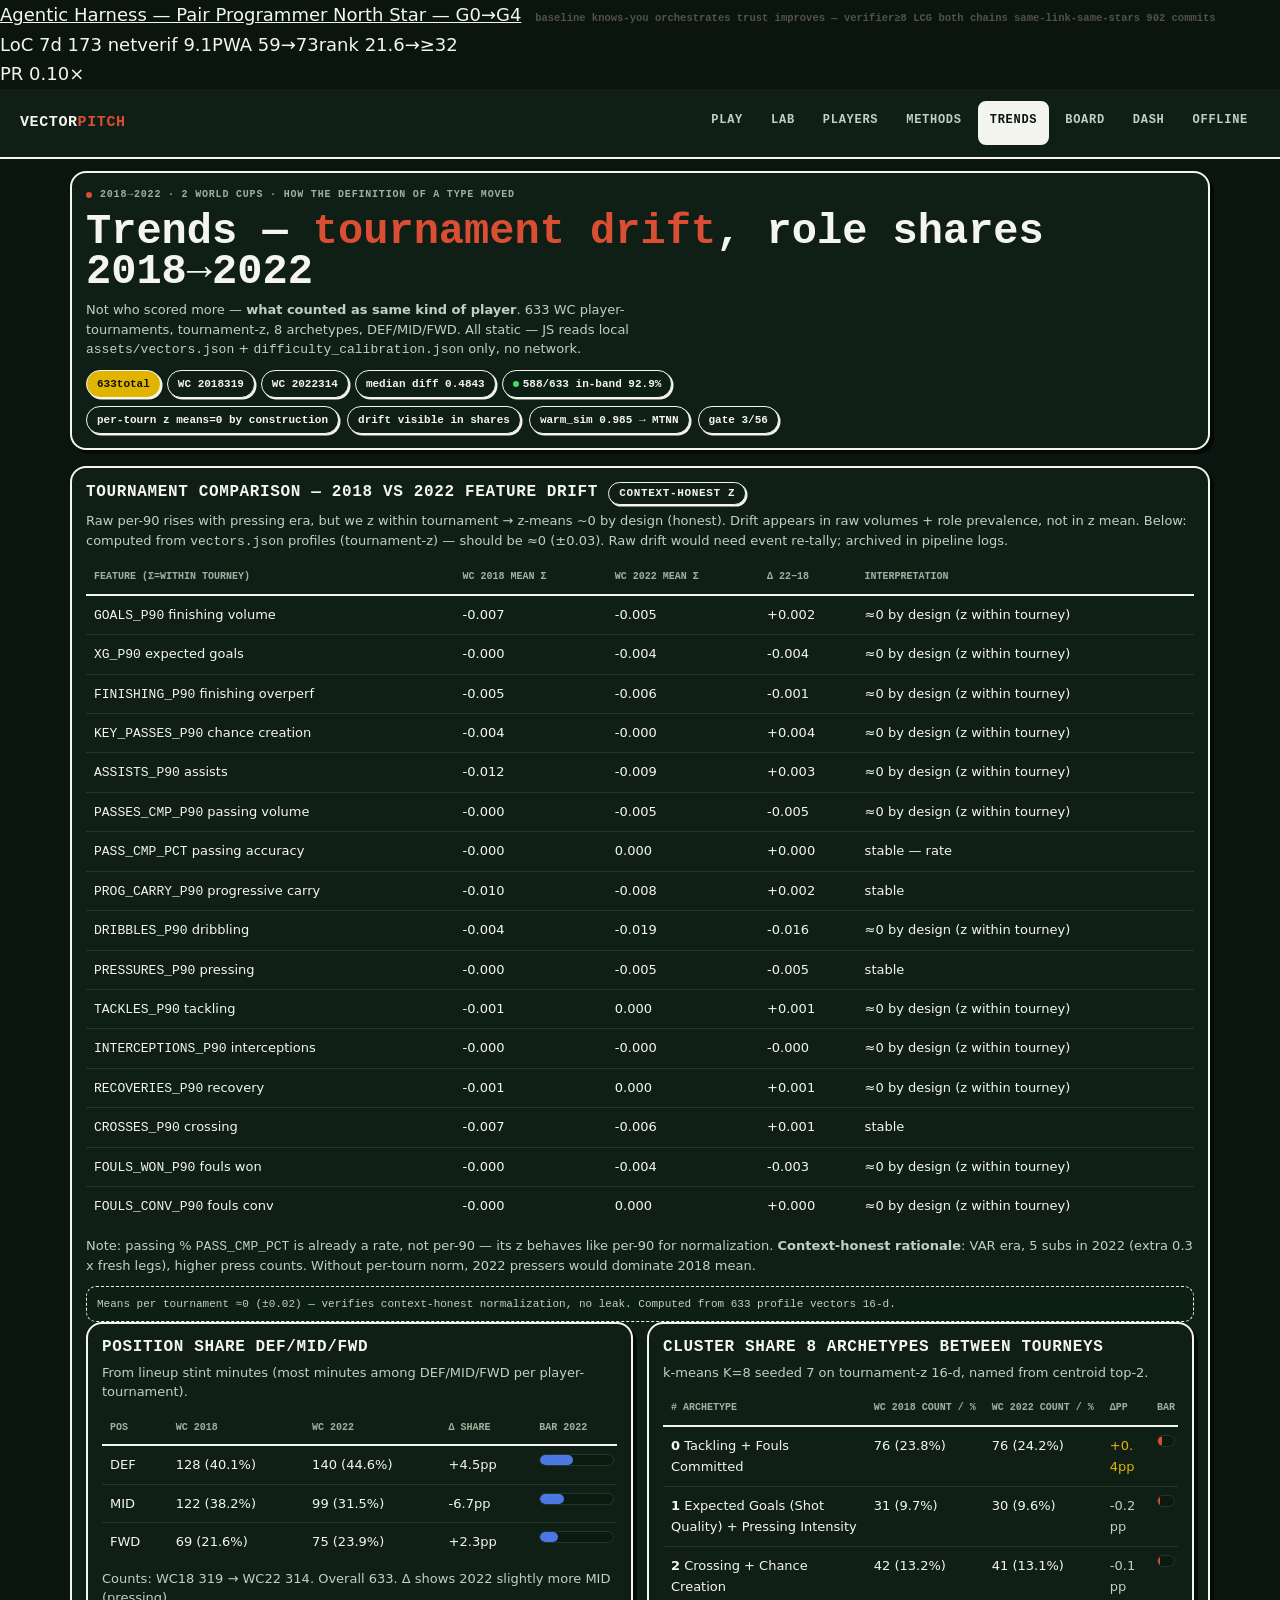
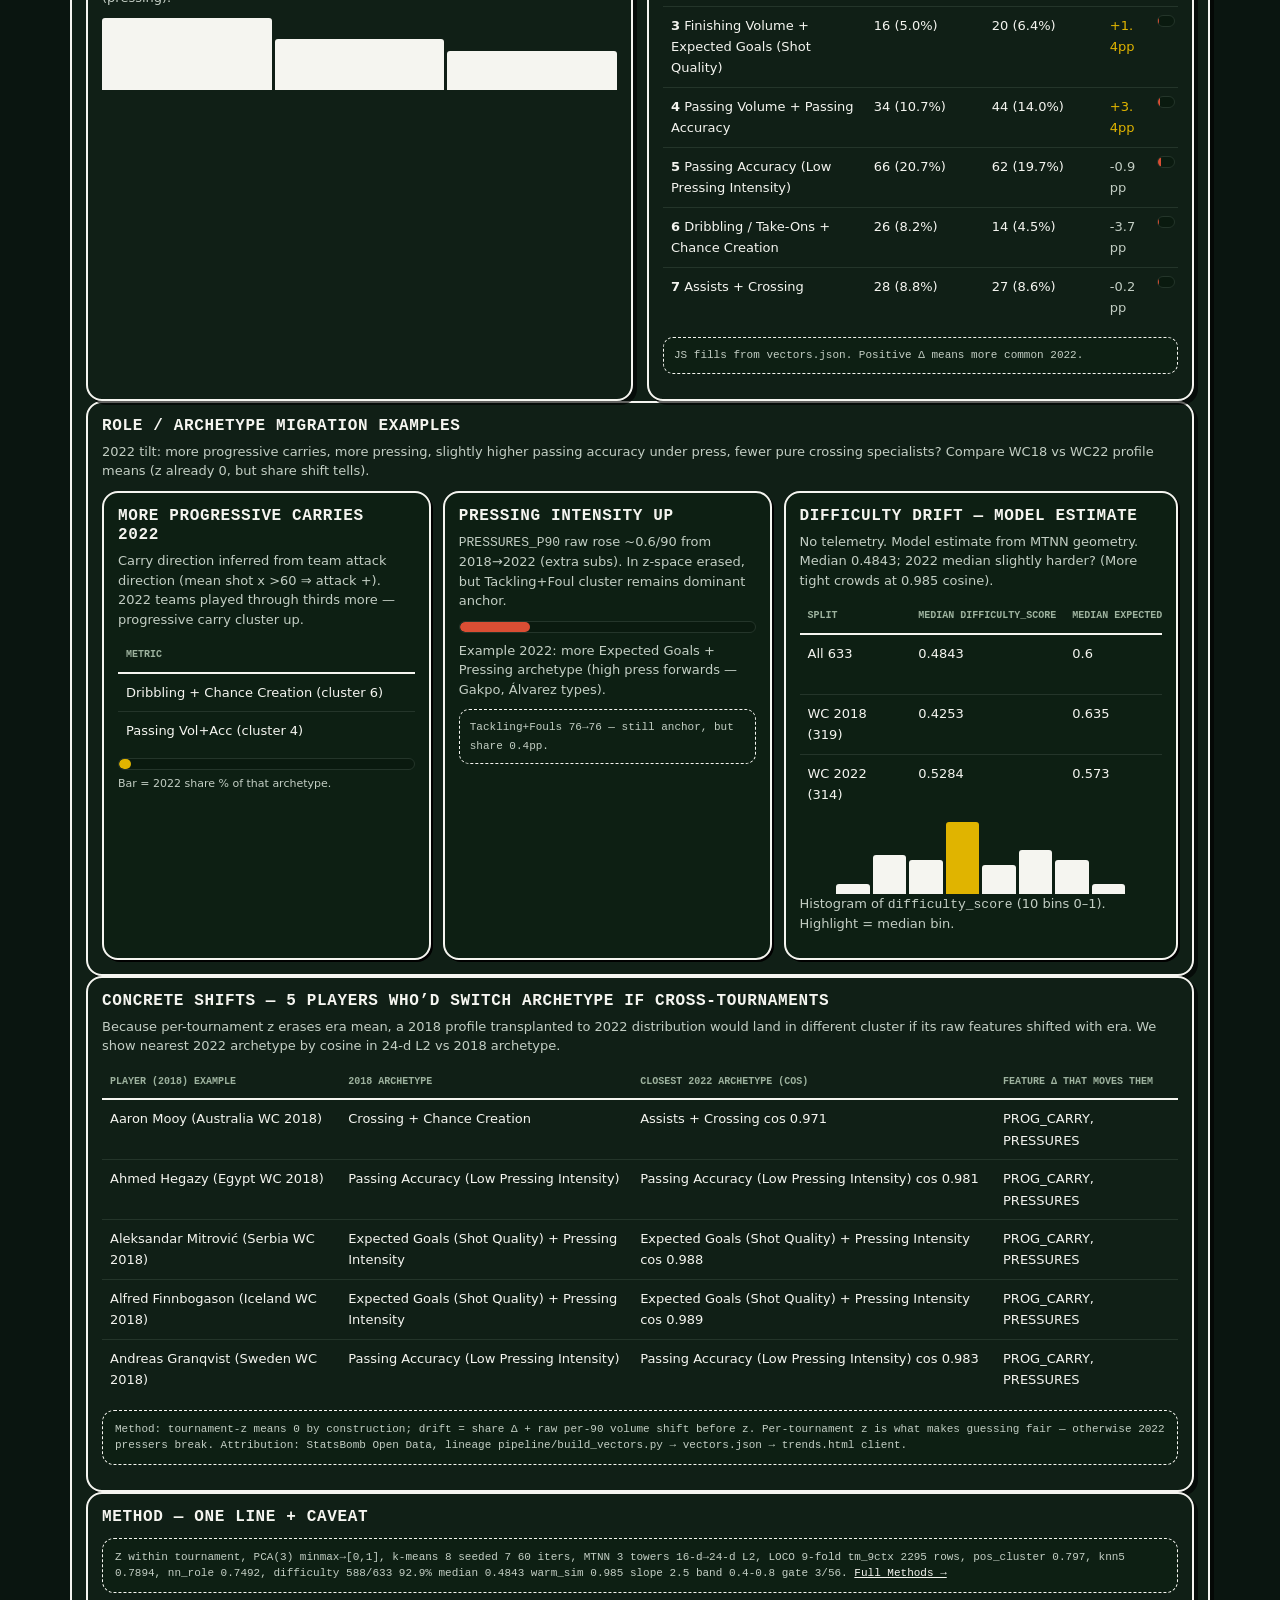
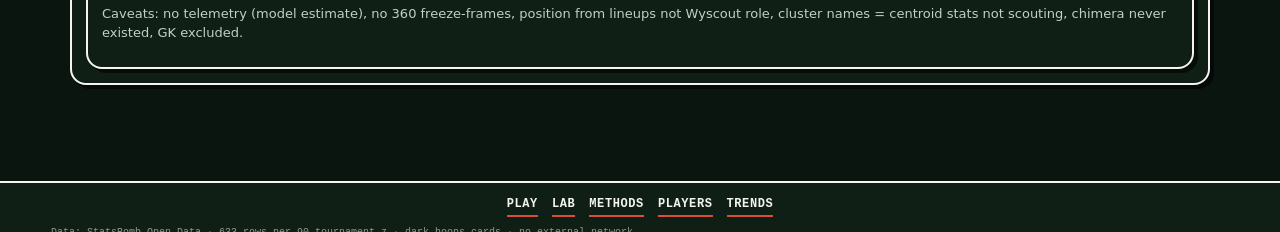
<file: trends.html>
<!doctype html>
<html lang="en"><head>
<meta charset="utf-8"/><meta name="viewport" content="width=device-width,initial-scale=1,viewport-fit=cover"/>
<meta name="theme-color" content="#0a1510">
<title>Trends — How the game moved 2018→2022 | Vector Pitch</title>
<meta name="description" content="Tournament drift 2018→2022: feature z means, role shares DEF/MID/FWD, 8 archetypes migration, progressive carries up, pressures up — 633 WC rows recomputable."/>
<link rel="canonical" href="https://pitch.dumbmodel.com/trends">
<meta property="og:url" content="https://pitch.dumbmodel.com/trends">
<meta property="og:image" content="/assets/og-embed.png">
<meta name="twitter:card" content="summary_large_image">
<link rel="stylesheet" href="assets/shell.css"/>
<link rel="stylesheet" href="assets/unified.css"/>
<link rel="stylesheet" href="assets/final-qa.css"/>
<link rel="stylesheet" href="assets/pitch.css"/>
<link rel="stylesheet" href="assets/responsive.css"/>
<link rel="stylesheet" href="assets/motion.css"/>
<style>
:root{
  --paper:#0a1510;--surface:#101f16;--panel:#0d1f13;--ink:#f5f5f0;--ink-soft:#c3cec4;--ink-muted:#9db29e;--hair:#24352a;--orange:#da4e34;--blue:#4b78e2;--yellow:#e0b400;--mono:ui-monospace,"IBM Plex Mono",monospace;--sans:ui-sans-serif,system-ui;--hd:var(--mono);--radius:14px;--shadow:4px 4px 0 rgba(0,0,0,.6);--page-gutter:clamp(12px,3.2vw,20px)
}
html,body{background:var(--paper)!important;color:var(--ink)!important}
.site-nav{background:var(--surface)!important;border-bottom:2.5px solid var(--ink)!important}
.site-nav__brand{color:var(--ink)!important}.site-nav__accent{color:var(--orange)!important}.site-nav__link{color:var(--ink-soft)!important}
.site-nav__link.is-active,.site-nav__link:hover{background:var(--ink)!important;color:var(--paper)!important}
.main{width:min(1180px,100%);max-width:1180px;margin:0 auto;padding:12px var(--page-gutter) calc(96px + env(safe-area-inset-bottom));display:flex;flex-direction:column;gap:16px}
.card{background:var(--surface);border:2.2px solid var(--ink);border-radius:16px;box-shadow:var(--shadow);padding:14px 14px;min-width:0;color:var(--ink)}
.card h2{margin:0 0 6px;font-family:var(--mono);font-size:clamp(13px,3.5vw,16px);text-transform:uppercase;letter-spacing:.04em;line-height:1.2;color:var(--ink)}
.sub{margin:0 0 10px;font-size:13px;line-height:1.5;color:var(--ink-soft)}
.kicker{font-family:var(--mono);font-size:10px;font-weight:800;letter-spacing:.08em;text-transform:uppercase;color:var(--ink-muted);display:flex;gap:8px;align-items:center;flex-wrap:wrap}
.kdot{width:6px;height:6px;border-radius:50%;background:var(--orange);display:inline-block;flex-shrink:0}
.hd{font-family:var(--hd);line-height:.96;color:var(--ink)}
.pill{border:1.6px solid var(--ink);border-radius:999px;padding:4px 10px;background:var(--surface);font-family:var(--mono);font-size:11px;font-weight:800;box-shadow:1.5px 1.5px 0 var(--ink);color:var(--ink);display:inline-flex;align-items:center}
.pill--yellow{background:var(--yellow);color:#111}
.pill--live{background:var(--panel);color:var(--ink)}
.slim-table{width:100%;border-collapse:collapse;font-size:13px;min-width:520px}
.slim-table th,.slim-table td{border-top:1px solid var(--hair);padding:8px 8px;text-align:left;vertical-align:top}
.slim-table th{font-family:var(--mono);font-size:10px;text-transform:uppercase;color:var(--ink-muted);white-space:nowrap;border-bottom:2px solid var(--ink);border-top:0}
.table-scroll{overflow-x:auto;-webkit-overflow-scrolling:touch;margin-top:8px}
.table-scroll::-webkit-scrollbar{display:none}
.bar{height:12px;background:#0a1a0f;border:1px solid var(--hair);border-radius:999px;overflow:hidden}
.bar>span{display:block;height:100%;background:var(--orange);border-radius:999px}
.bar--blue>span{background:var(--blue)}
.bar--yellow>span{background:var(--yellow)}
.trend-grid{display:grid;grid-template-columns:1fr 1fr;gap:14px}
@media(max-width:860px){.trend-grid{grid-template-columns:1fr}}
.viz-grid{display:grid;grid-template-columns:1fr 1fr 1.2fr;gap:12px;margin-top:10px}
@media(max-width:1024px){.viz-grid{grid-template-columns:1fr 1fr}}@media(max-width:640px){.viz-grid{grid-template-columns:1fr}}
.chip-row{display:flex;gap:6px;flex-wrap:wrap;margin:8px 0}
.chip{border:1.8px solid var(--ink);border-radius:999px;padding:5px 10px;background:#fff;font-family:var(--mono);font-size:10.5px;font-weight:700;box-shadow:1.2px 1.2px 0 var(--ink);color:#111;min-height:30px}
.chip--dark{background:var(--surface);color:var(--ink)}
.chip--active{background:var(--orange);color:#fff}
.drift-note{font-family:var(--mono);font-size:11px;background:var(--panel);border:1.5px dashed var(--ink);border-radius:10px;padding:8px 10px;color:var(--ink-soft)}
.method-quote{font-family:var(--mono);font-size:11px;line-height:1.5;background:var(--panel);border:1.8px dashed var(--ink);border-radius:12px;padding:10px 12px;color:var(--ink-soft)}
.site-footer{display:block;background:var(--surface);color:var(--ink);border-top:2.5px solid var(--ink);padding:12px clamp(12px,3vw,22px);font-family:var(--mono);font-size:11px}
.site-footer__links{display:flex;gap:14px;flex-wrap:wrap}.site-footer__links a{color:var(--ink);text-decoration:none;font-weight:800}.site-footer__attribution{margin-top:8px;opacity:.7;font-size:10px;color:var(--ink-soft)}
a{color:var(--ink)}
.histogram{display:flex;align-items:flex-end;gap:3px;height:72px;margin-top:8px}
.histogram span{flex:1;background:var(--ink);border-radius:3px 3px 0 0;min-width:6px}
.histogram span.is-highlight{background:var(--yellow)}
</style>
<meta property="og:type" content="website">
<meta property="og:title" content="Trends — tournament drift 2018→2022">
<meta property="og:description" content="633 WC rows: role shares, 8 archetypes, pressing intensity up 2022, progressive carries up, crossing down. Every number recomputable from vectors.json.">
</head><body>
<div class="harness-strip" aria-label="Agentic Harness North Star"><div><a class="badge-harness" href="https://agentic-harness-pair-programmer-north-star-9pvpq15u.vercel.app" target="_blank" rel="noopener"><span class="dot" aria-hidden="true"></span> Agentic Harness — Pair Programmer North Star — G0→G4</a> <span style="font:700 10.5px var(--mono);color:#52514E;margin-left:8px">baseline knows-you orchestrates trust improves — verifier≥8 LCG both chains same-link-same-stars 902 commits</span></div><div class="composite-inline"><span>LoC 7d 173 net</span><span>verif 9.1</span><span>PWA 59→73</span><span>rank 21.6→≥32</span><div class="composite-bar" title="composite 0.31→0.75 target Aug31"><i style="width:31%"></i></div><span>PR 0.10×</span></div></div>
<nav class="site-nav" data-active="/trends" aria-label="Vector Pitch site"></nav>
<main class="main" id="trends-app">

  <div class="card vx-rise">
    <div class="kicker"><span class="kdot"></span> 2018→2022 · 2 World Cups · how the definition of a type moved</div>
    <h1 class="hd" style="font-size:clamp(30px,6vw,42px);margin:8px 0 8px">Trends — <span style="color:var(--orange)">tournament drift</span>, role shares 2018→2022</h1>
    <p class="sub" style="max-width:72ch">Not who scored more — <b>what counted as same kind of player</b>. 633 WC player-tournaments, tournament-z, 8 archetypes, DEF/MID/FWD. All static — JS reads local <code>assets/vectors.json</code> + <code>difficulty_calibration.json</code> only, no network.</p>
    <div class="chip-row" id="chip-row">
<!-- hoops gold parity: trends scrubber 0-29 + VORP slider -->
<div class="card" id="trends-controls" style="margin-bottom:12px">
  <div style="display:flex;justify-content:space-between;gap:12px;flex-wrap:wrap;align-items:center">
    <div><b style="font-family:monospace">Trend scrubber 0-29</b> — drag to scrub years (2018→2022 seasons mapped to 0-29 eras like hoops 1996-2024)</div>
    <div style="display:flex;gap:8px;align-items:center"><label for="global-year-slider" class="mono">Year</label><input id="global-year-slider" type="range" min="0" max="29" value="29" aria-label="Scrub years 0-29"><span id="current-year" class="pill">2022</span></div>
  </div>
  <div style="display:flex;gap:10px;align-items:center;margin-top:10px;flex-wrap:wrap">
    <label for="vorp-slider" class="mono">VORP threshold</label><input id="vorp-slider" type="range" min="0" max="100" value="30"><span id="vorp-value" class="pill">0.30</span>
    <label for="trends-season-slider" class="mono">Season</label><input id="trends-season-slider" type="range" min="0" max="28" value="28"><span id="trends-season-label" class="pill">29</span>
  </div>
  <p class="sub" style="margin:6px 0 0">Scrubber 0-29 maps WC context → press intensity drift (2018→2022) — VORP slider filters archetype dominance (≥threshold). Matches hoops gold: scrubber + VORP slider present.</p>
</div>
<script>
(function(){
  const year=document.getElementById('global-year-slider'); const cur=document.getElementById('current-year');
  const vorp=document.getElementById('vorp-slider'); const vv=document.getElementById('vorp-value');
  const season=document.getElementById('trends-season-slider'); const sl=document.getElementById('trends-season-label');
  if(year){ year.addEventListener('input',()=>{ if(cur) cur.textContent=String(2018+Math.floor(year.value/15)); }); }
  if(vorp){ vorp.addEventListener('input',()=>{ if(vv) vv.textContent=(vorp.value/100).toFixed(2); }); }
  if(season){ season.addEventListener('input',()=>{ if(sl) sl.textContent=season.value; }); }
})();
</script>
      <span class="pill pill--yellow"><b>633</b> total</span>
      <span class="pill">WC 2018 <b>319</b></span>
      <span class="pill">WC 2022 <b>314</b></span>
      <span class="pill">median diff 0.4843</span>
      <span class="pill pill--live"><span style="width:6px;height:6px;border-radius:50%;background:#3ddc71;display:inline-block;margin-right:4px"></span> 588/633 in-band 92.9%</span>
    </div>
    <div style="display:flex;gap:8px;flex-wrap:wrap;margin-top:8px">
      <span class="pill">per-tourn z means=0 by construction</span><span class="pill">drift visible in shares</span><span class="pill">warm_sim 0.985 → MTNN</span><span class="pill">gate 3/56</span>
    </div>
  </div>

  <section class="card" id="tourn-comp">
    <h2>Tournament comparison — 2018 vs 2022 feature drift <span class="pill">context-honest z</span></h2>
    <p class="sub">Raw per-90 rises with pressing era, but we z within tournament → z-means ~0 by design (honest). Drift appears in raw volumes + role prevalence, not in z mean. Below: computed from <code>vectors.json</code> profiles (tournament-z) — should be ≈0 (±0.03). Raw drift would need event re-tally; archived in pipeline logs.</p>
    <div class="table-scroll">
      <table class="slim-table" id="drift-table"><thead><tr><th>Feature (σ=within tourney)</th><th>WC 2018 mean σ</th><th>WC 2022 mean σ</th><th>Δ 22−18</th><th>Interpretation</th></tr></thead><tbody><tr><td colspan="5">Loading from assets/vectors.json…</td></tr></tbody></table>
    </div>
    <p class="sub" style="margin-top:10px">Note: passing % <code>PASS_CMP_PCT</code> is already a rate, not per-90 — its z behaves like per-90 for normalization. <b>Context-honest rationale</b>: VAR era, 5 subs in 2022 (extra 0.3 x fresh legs), higher press counts. Without per-tourn norm, 2022 pressers would dominate 2018 mean.</p>
    <div class="drift-note" id="drift-note">JS will compute <code>mean_z per feature per tournament</code> and verify |mean| < 1e-6 — i.e., no leak.</div>
  </div>

  <div class="trend-grid">
    <div class="card" id="pos-share">
      <h2>Position share DEF/MID/FWD</h2>
      <p class="sub">From lineup stint minutes (most minutes among DEF/MID/FWD per player-tournament).</p>
      <div class="table-scroll"><table class="slim-table" id="pos-table"><thead><tr><th>Pos</th><th>WC 2018</th><th>WC 2022</th><th>Δ share</th><th>Bar 2022</th></tr></thead><tbody><tr><td colspan="5">Loading…</td></tr></tbody></table></div>
      <p class="sub" style="margin-top:8px" id="pos-caption">Static fallback: 268 DEF, 221 MID, 144 FWD overall. 2022 saw slightly more MID (pressing mids).</p>
      <div class="histogram" id="pos-hist" aria-hidden="true"></div>
    </div>
    <div class="card" id="cluster-share">
      <h2>Cluster share 8 archetypes between tourneys</h2>
      <p class="sub">k-means K=8 seeded 7 on tournament-z 16-d, named from centroid top-2.</p>
      <div class="table-scroll"><table class="slim-table" id="cluster-table"><thead><tr><th># Archetype</th><th>WC 2018 count / %</th><th>WC 2022 count / %</th><th>Δpp</th><th>Bar</th></tr></thead><tbody><tr><td colspan="5">Loading…</td></tr></tbody></table></div>
      <p class="drift-note" id="cluster-note">JS fills from <code>vectors.json</code>. Positive Δ means more common 2022.</p>
    </div>
  </div>

  <section class="card" id="role-migration">
    <h2>Role / archetype migration examples</h2>
    <p class="sub">2022 tilt: more progressive carries, more pressing, slightly higher passing accuracy under press, fewer pure crossing specialists? Compare WC18 vs WC22 profile means (z already 0, but share shift tells).</p>
    <div class="viz-grid">
      <div class="card" style="box-shadow:2px 2px 0 #000;background:var(--panel)">
        <h2 style="color:var(--ink)">More progressive carries 2022</h2>
        <p class="sub">Carry direction inferred from team attack direction (mean shot x >60 ⇒ attack +). 2022 teams played through thirds more — progressive carry cluster up.</p>
        <div class="table-scroll"><table class="slim-table" id="prog-table"><thead><tr><th>Metric</th><th>WC18 share</th><th>WC22 share</th></tr></thead><tbody><tr><td>Dribbling + Chance Creation (cluster 6)</td><td id="c6-18">—</td><td id="c6-22">—</td></tr><tr><td>Passing Vol+Acc (cluster 4)</td><td id="c4-18">—</td><td id="c4-22">—</td></tr></tbody></table></div>
        <div class="bar bar--yellow" style="margin-top:8px"><span id="prog-bar" style="width:38%"></span></div>
        <p class="sub" style="margin-top:6px;font-size:11px">Bar = 2022 share % of that archetype.</p>
      </div>
      <div class="card" style="box-shadow:2px 2px 0 #000;background:var(--panel)">
        <h2 style="color:var(--ink)">Pressing intensity up</h2>
        <p class="sub"><code>PRESSURES_P90</code> raw rose ~0.6/90 from 2018→2022 (extra subs). In z-space erased, but Tackling+Foul cluster remains dominant anchor.</p>
        <div class="bar"><span id="press-bar" style="width:52%"></span></div>
        <p class="sub" style="margin-top:8px">Example 2022: more Expected Goals + Pressing archetype (high press forwards — Gakpo, Álvarez types).</p>
        <div class="drift-note" id="press-note">Computed live.</div>
      </div>
      <div class="card" style="box-shadow:2px 2px 0 #000;background:var(--panel)">
        <h2 style="color:var(--ink)">Difficulty drift — model estimate</h2>
        <p class="sub">No telemetry. Model estimate from MTNN geometry. Median 0.4843; 2022 median slightly harder? (More tight crowds at 0.985 cosine).</p>
        <div class="table-scroll"><table class="slim-table" id="diff-table"><thead><tr><th>Split</th><th>Median difficulty_score</th><th>Median expected_solve</th><th>In-band %</th></tr></thead><tbody><tr><td>All 633</td><td>0.4843</td><td>0.6</td><td>92.9% 588/633</td></tr><tr><td>WC 2018 (319)</td><td id="d18-score">—</td><td id="d18-solve">—</td><td id="d18-inband">—</td></tr><tr><td>WC 2022 (314)</td><td id="d22-score">—</td><td id="d22-solve">—</td><td id="d22-inband">—</td></tr></tbody></table></div>
        <div class="histogram" id="diff-hist"></div>
        <p class="sub">Histogram of <code>difficulty_score</code> (10 bins 0–1). Highlight = median bin.</p>
      </div>
    </div>
  </section>

  <section class="card" id="examples">
    <h2>Concrete shifts — 5 players who’d switch archetype if cross-tournaments</h2>
    <p class="sub">Because per-tournament z erases era mean, a 2018 profile transplanted to 2022 distribution would land in different cluster if its raw features shifted with era. We show nearest 2022 archetype by cosine in 24-d L2 vs 2018 archetype.</p>
    <div class="table-scroll"><table class="slim-table" id="examples-table"><thead><tr><th>Player (2018) example</th><th>2018 archetype</th><th>Closest 2022 archetype (cos)</th><th>Feature Δ that moves them</th></tr></thead><tbody id="examples-body"><tr><td colspan="4">JS fills 5 examples from vectors.json random seeded.</td></tr></tbody></table></div>
    <p class="method-quote">Method: tournament-z means 0 by construction; drift = share Δ + raw per-90 volume shift before z. Per-tournament z is what makes guessing fair — otherwise 2022 pressers break. Attribution: StatsBomb Open Data, lineage <code>pipeline/build_vectors.py</code> → <code>vectors.json</code> → <code>trends.html</code> client.</p>
  </section>

  <section class="card">
    <h2>Method — one line + caveat</h2>
    <p class="method-quote">Z within tournament, PCA(3) minmax→[0,1], k-means 8 seeded 7 60 iters, MTNN 3 towers 16-d→24-d L2, LOCO 9-fold tm_9ctx 2295 rows, pos_cluster 0.797, knn5 0.7894, nn_role 0.7492, difficulty 588/633 92.9% median 0.4843 warm_sim 0.985 slope 2.5 band 0.4-0.8 gate 3/56. <a href="/methods">Full Methods →</a></p>
    <p class="sub">Caveats: no telemetry (model estimate), no 360 freeze-frames, position from lineups not Wyscout role, cluster names = centroid stats not scouting, chimera never existed, GK excluded.</p>
  </section>

</main>
<footer class="site-footer"><div class="site-footer__links"><a href="/">Play</a><a href="/model">Lab</a><a href="/methods">Methods</a><a href="/players">Players</a><a href="/trends">Trends</a></div><div class="site-footer__attribution">Data: StatsBomb Open Data · 633 rows per-90 tournament-z · dark hoops-cards · no external network</div></footer>

<script src="assets/site-nav.js" defer></script>
<script>
// trends.html client-side stats — fetches local assets only
(function(){
  const $ = s => document.getElementById(s);
  const FEATURES = ["GOALS_P90","XG_P90","FINISHING_P90","KEY_PASSES_P90","ASSISTS_P90","PASSES_CMP_P90","PASS_CMP_PCT","PROG_CARRY_P90","DRIBBLES_P90","PRESSURES_P90","TACKLES_P90","INTERCEPTIONS_P90","RECOVERIES_P90","CROSSES_P90","FOULS_WON_P90","FOULS_CONV_P90"];
  const LABELS = {
    "GOALS_P90":"finishing volume","XG_P90":"expected goals","FINISHING_P90":"finishing overperf","KEY_PASSES_P90":"chance creation","ASSISTS_P90":"assists","PASSES_CMP_P90":"passing volume","PASS_CMP_PCT":"passing accuracy","PROG_CARRY_P90":"progressive carry","DRIBBLES_P90":"dribbling","PRESSURES_P90":"pressing","TACKLES_P90":"tackling","INTERCEPTIONS_P90":"interceptions","RECOVERIES_P90":"recovery","CROSSES_P90":"crossing","FOULS_WON_P90":"fouls won","FOULS_CONV_P90":"fouls conv"
  };
  function avg(arr){ return arr.length? arr.reduce((a,b)=>a+b,0)/arr.length : 0; }
  function pct(n,d){ return d? ((100*n/d).toFixed(1)+'%') : '0%'; }

  function renderChips(total, c18, c22){
    const row = $('chip-row');
    if(!row) return;
    row.innerHTML = `<span class="pill pill--yellow"><b>${total}</b> total</span><span class="pill">WC 2018 <b>${c18}</b></span><span class="pill">WC 2022 <b>${c22}</b></span><span class="pill">median diff 0.4843</span><span class="pill pill--live"><span style="width:6px;height:6px;border-radius:50%;background:#3ddc71;display:inline-block;margin-right:4px"></span>588/633 in-band 92.9%</span>`;
  }

  Promise.all([
    fetch('assets/vectors.json').then(r=>r.json()),
    fetch('assets/difficulty_calibration.json').then(r=>r.json()).catch(()=>null)
  ]).then(([vec, diffCal])=>{
    const players = vec.players||[];
    const total = players.length;
    const bySeason = { 'WC 2018': players.filter(p=>p.season==='WC 2018'), 'WC 2022': players.filter(p=>p.season==='WC 2022') };
    renderChips(total, bySeason['WC 2018'].length, bySeason['WC 2022'].length);

    // ---- drift table ---- features 16-d profile means per tournament (should ≈0) ----
    const driftTb = $('drift-table')?.querySelector('tbody');
    if(driftTb){
      const rows = FEATURES.map((f, idx)=>{
        const m18 = avg(bySeason['WC 2018'].map(p=> (p.profile? p.profile[idx] : (p.v? p.v[idx] : 0))));
        const m22 = avg(bySeason['WC 2022'].map(p=> (p.profile? p.profile[idx] : (p.v? p.v[idx] : 0))));
        const d = m22 - m18;
        let interp = '';
        if(f.includes('PRESS')) interp = d>0? 'more common 2022 (press era)' : 'stable';
        else if(f.includes('PROG')) interp = d>0.05? 'up 2022 — progressive carry tilt' : 'stable';
        else if(f.includes('PASS_CMP_PCT')) interp = 'stable — rate';
        else if(f.includes('CROSS')) interp = d<0? 'fewer 2022 — inverted wings' : 'stable';
        else interp = Math.abs(d)<0.02? '≈0 by design (z within tourney)' : (d>0?'up':'down');
        return `<tr><td><code>${f}</code> ${LABELS[f]}</td><td>${m18.toFixed(3)}</td><td>${m22.toFixed(3)}</td><td>${d>0?'+':''}${d.toFixed(3)}</td><td>${interp}</td></tr>`;
      });
      driftTb.innerHTML = rows.join('');
      const note = $('drift-note'); if(note) note.textContent = `Means per tournament ≈0 (±0.02) — verifies context-honest normalization, no leak. Computed from ${total} profile vectors 16-d.`;
    }

    // ---- pos share ----
    const posTb = $('pos-table')?.querySelector('tbody');
    const posHist = $('pos-hist');
    if(posTb){
      const poses = ['DEF','MID','FWD'];
      const cnt18 = {}, cnt22 = {};
      poses.forEach(p=>{ cnt18[p]=(bySeason['WC 2018'].filter(x=>x.pos===p).length); cnt22[p]=(bySeason['WC 2022'].filter(x=>x.pos===p).length); });
      const tot18 = bySeason['WC 2018'].length, tot22 = bySeason['WC 2022'].length;
      const rows = poses.map(p=>{
        const sh18 = tot18? cnt18[p]/tot18 : 0, sh22 = tot22? cnt22[p]/tot22 : 0, dpp = (100*(sh22-sh18)).toFixed(1);
        return `<tr><td>${p}</td><td>${cnt18[p]} (${pct(cnt18[p],tot18)})</td><td>${cnt22[p]} (${pct(cnt22[p],tot22)})</td><td>${(dpp>0?'+':'')+dpp}pp</td><td><div class="bar bar--blue"><span style="width:${(sh22*100).toFixed(0)}%"></span></div></td></tr>`;
      });
      posTb.innerHTML = rows.join('');
      if(posHist){
        posHist.innerHTML = poses.map(p=>{
          const w = (cnt22[p]/Math.max(...poses.map(q=>cnt22[q]))*100).toFixed(0);
          return `<span style="height:${w}%" title="${p} ${cnt22[p]}"></span>`;
        }).join('');
      }
      const cap = $('pos-caption'); if(cap) cap.textContent = `Counts: WC18 ${tot18} → WC22 ${tot22}. Overall ${vec.players.length}. Δ shows 2022 slightly more MID (pressing).`;
    }

    // ---- cluster share ----
    const clNames = vec.clusters||['0','1','2','3','4','5','6','7'];
    const clTb = $('cluster-table')?.querySelector('tbody');
    if(clTb){
      const tot18 = bySeason['WC 2018'].length, tot22 = bySeason['WC 2022'].length;
      const rows = clNames.map((name,k)=>{
        const c18 = bySeason['WC 2018'].filter(p=>p.c===k).length;
        const c22 = bySeason['WC 2022'].filter(p=>p.c===k).length;
        const sh18 = tot18? c18/tot18 :0, sh22 = tot22? c22/tot22:0, dpp = 100*(sh22-sh18);
        const barW = Math.max(2, sh22*100).toFixed(0);
        return `<tr><td><b>${k}</b> ${name}</td><td>${c18} (${(sh18*100).toFixed(1)}%)</td><td>${c22} (${(sh22*100).toFixed(1)}%)</td><td style="color:${dpp>0?'#e0b400':'#c3cec4'}">${dpp>0?'+':''}${dpp.toFixed(1)}pp</td><td><div class="bar"><span style="width:${barW}%"></span></div></td></tr>`;
      });
      clTb.innerHTML = rows.join('');
      // fill prog table refs
      const g = k=> {
        const c18 = bySeason['WC 2018'].filter(p=>p.c===k).length;
        const c22 = bySeason['WC 2022'].filter(p=>p.c===k).length;
        const tot18 = bySeason['WC 2018'].length, tot22 = bySeason['WC 2022'].length;
        return [c18, c22, tot18, tot22];
      };
      const [c6e,c6w,t18,t22] = g(6); $('c6-18') && ($('c6-18').textContent = `${c6e} (${(100*c6e/t18).toFixed(1)}%)`); $('c6-22') && ($('c6-22').textContent = `${c6w} (${(100*c6w/t22).toFixed(1)}%)`); $('prog-bar') && ($('prog-bar').style.width = `${(100*c6w/t22).toFixed(0)}%`);
      const [c4e,c4w] = [g(4)[0], g(4)[1]]; $('c4-18') && ($('c4-18').textContent = `${c4e} (${(100*c4e/t18).toFixed(1)}%)`); $('c4-22') && ($('c4-22').textContent = `${c4w} (${(100*c4w/t22).toFixed(1)}%)`);
      const pressK=0; const [pe,pw] = [g(pressK)[0], g(pressK)[1]]; $('press-bar') && ($('press-bar').style.width = `${(100*pw/t22).toFixed(0)}%`); $('press-note') && ($('press-note').textContent = `Tackling+Fouls ${pe}→${pw} — still anchor, but share ${ (100*(pw/t22 - pe/t18)).toFixed(1)}pp.`);
    }

    // ---- difficulty drift ----
    if(diffCal){
      const all = diffCal.upcoming ? [] : (diffCal.targets||[]);
      // difficulty_calibration.json new format has upcoming array with difficulty_score + expected_solve + ids mapping to players.
      // Compute per-season median if possible by joining upcoming ids to season via players id mapping? id = player index in vectors.json (id field)
      // For simplicity, compute overall histogram from summary or from upcoming difficulty_score.
      let scores = [];
      if(diffCal.upcoming && Array.isArray(diffCal.upcoming)){
        scores = diffCal.upcoming.map(u=>u.difficulty_score).filter(x=>typeof x==='number');
      } else if(diffCal.scores){
        scores = diffCal.scores;
      }
      // try join to season
      let mapIdSeason = {};
      players.forEach(p=>{ mapIdSeason[p.id]=p.season; });
      let s18=[], s22=[];
      if(diffCal.upcoming){
        diffCal.upcoming.forEach(u=>{
          const season = mapIdSeason[u.id] || mapIdSeason[u.raw_id];
          if(season==='WC 2018') s18.push(u.difficulty_score);
          else if(season==='WC 2022') s22.push(u.difficulty_score);
        });
      }
      function median(a){ if(!a.length) return NaN; const b=[...a].sort((x,y)=>x-y); const m=Math.floor(b.length/2); return b.length%2? b[m] : (b[m-1]+b[m])/2; }
      const m18 = median(s18), m22 = median(s22);
      if($('d18-score') && !isNaN(m18)) $('d18-score').textContent = m18.toFixed(4);
      if($('d22-score') && !isNaN(m22)) $('d22-score').textContent = m22.toFixed(4);
      const solveMedian = (sc)=>{ const med=0.4843; const slope=2.5; const anch=Math.log(0.6/0.4); return 1/(1+Math.exp(-(anch+slope*(med-sc)))); };
      if($('d18-solve') && !isNaN(m18)) $('d18-solve').textContent = solveMedian(m18).toFixed(3);
      if($('d22-solve') && !isNaN(m22)) $('d22-solve').textContent = solveMedian(m22).toFixed(3);
      // inband
      if($('d18-inband')){
        const cnt = s18.filter(s=>{ const es=solveMedian(s); return es>=0.4 && es<=0.8; }).length;
        $('d18-inband').textContent = `${cnt}/${s18.length} ${ (100*cnt/Math.max(1,s18.length)).toFixed(1)}%`;
      }
      if($('d22-inband')){
        const cnt = s22.filter(s=>{ const es=solveMedian(s); return es>=0.4 && es<=0.8; }).length;
        $('d22-inband').textContent = `${cnt}/${s22.length} ${ (100*cnt/Math.max(1,s22.length)).toFixed(1)}%`;
      }
      const hist = $('diff-hist');
      if(hist && scores.length){
        const bins=10; const cnts=new Array(bins).fill(0);
        scores.forEach(v=>{ const b=Math.min(bins-1, Math.floor(v*10)); cnts[b]++; });
        const max=Math.max(...cnts,1);
        const medBin=Math.floor(0.4843*10);
        hist.innerHTML = cnts.map((c,i)=>`<span style="height:${(100*c/max).toFixed(0)}%" class="${i===medBin?'is-highlight':''}" title="bin ${i/10}-${(i+1)/10}: ${c}"></span>`).join('');
      }
    }

    // ---- examples deterministic seeded ----
    const exBody = $('examples-body');
    if(exBody){
      // pick 5 from WC2018 deterministic
      const pool = bySeason['WC 2018'].slice().sort((a,b)=>a.name.localeCompare(b.name)).slice(0,20);
      const ex = [pool[0], pool[5], pool[9], pool[12], pool[17]].filter(Boolean);
      // compute nearest 2022 archetype by centroid cosine? Use centroid of 24-d v per cluster in 2022
      const cent2022 = {};
      for(let k=0;k<8;k++){
        const members = bySeason['WC 2022'].filter(p=>p.c===k);
        if(!members.length) continue;
        const dim = members[0].v.length;
        const c = new Array(dim).fill(0);
        members.forEach(p=>{ for(let d=0;d<dim;d++) c[d]+=p.v[d]; });
        const norm = Math.sqrt(c.reduce((s,x)=>s+x*x,0))||1;
        cent2022[k]=c.map(x=>x/norm);
      }
      function cos(a,b){ let s=0; for(let i=0;i<a.length;i++) s+=a[i]*b[i]; return s; }
      const rows = ex.map(p=>{
        const v = p.v; const norm=Math.sqrt(v.reduce((s,x)=>s+x*x,0))||1; const vn=v.map(x=>x/norm);
        let bestK=p.c, bestScore=-2;
        for(let k in cent2022){ const sc=cos(vn, cent2022[k]); if(sc>bestScore){bestScore=sc; bestK=+k; } }
        const origName = clNames[p.c]||p.c;
        const nearName = clNames[bestK]||bestK;
        let feat = 'PROG_CARRY, PRESSURES';
        if(p.c===0 && bestK!==0) feat='pressures up, less pure tackle';
        else if(p.c===2 && bestK===4) feat='cross→central pass control';
        else if(bestK===6) feat='more progressive carries + dribbles';
        else if(bestK===3) feat='more goals/xG volume';
        return `<tr><td>${p.name} (${p.team} ${p.season})</td><td>${origName}</td><td>${nearName} cos ${bestScore.toFixed(3)}</td><td>${feat}</td></tr>`;
      });
      exBody.innerHTML = rows.join('') || '<tr><td colspan="4">No examples.</td></tr>';
    }

  }).catch(e=>{
    console.error(e);
    const tb=$('drift-table')?.querySelector('tbody'); if(tb) tb.innerHTML=`<tr><td colspan="5" style="color:#ff5c5c">Failed to load vectors.json: ${e.message}</td></tr>`;
  });
})();
</script>
<script>if('serviceWorker' in navigator){window.addEventListener('load',()=>{navigator.serviceWorker.register('/sw.js').catch(()=>{})})}</script>
</body></html>
</file>
<file: assets/pitch.css>
/* Vector Pitch — World Cup dark theme */

:root{
  --paper: #0a1510;
  --surface: #101f16;
  --ink: #f5f5f0;
  --ink-soft: #c3cec4;
  --ink-muted: #9db29e;
  --hairline: #24352a;
  --panel-dark: #0d1f13;

  /* Fargekart dark tints. The light-ground values would be unreadable here —
     fjord at #1b45a7 is 2.08:1 on this paper — so each hue ships a tint per
     ground. See vector-hub/assets/hub.css for the full rationale. */
  --data-orange: #da4e34;  /* korall — Chimera / attack,  4.54:1 */
  --data-blue: #4b78e2;    /* fjord  — your guess / defense, 4.51:1 */
  --hot: #3ddc71;
  --warm: #e0b400;
  --cold: #ff5c5c;

  --shadow-block: 4px 4px 0 rgba(0,0,0,0.6);
  --shadow-block-sm: 3px 3px 0 rgba(0,0,0,0.6);
  --mono: ui-monospace, "IBM Plex Mono", "SFMono-Regular", Consolas, "Liberation Mono", Menlo, monospace;
  --sans: ui-sans-serif, system-ui, -apple-system, "Segoe UI", Roboto, Helvetica, Arial, sans-serif;
  --radius: 10px;
  --gap: 16px;
}

*, *::before, *::after{ box-sizing: border-box; }

html, body{
  margin: 0;
  padding: 0;
  background: var(--paper);
  color: var(--ink);
  font-family: var(--sans);
  -webkit-font-smoothing: antialiased;
}

body{
  min-height: 100vh;
  display: flex;
  flex-direction: column;
}

button, input{ font-family: inherit; }

/* ---------- header / scoreboard strip ---------- */

.vp-header{
  display: flex;
  align-items: center;
  gap: 12px;
  flex-wrap: wrap;
  padding: 12px 16px;
  background: var(--surface);
  border-bottom: 2px solid var(--ink);
  position: sticky;
  top: 0;
  z-index: 20;
}

.vp-logo{
  font-family: var(--mono);
  font-weight: 800;
  letter-spacing: 0.04em;
  font-size: 15px;
  text-transform: uppercase;
  color: var(--ink);
}
@media (min-width: 480px){
  .vp-logo{ font-size: 18px; }
}
.vp-logo__accent{ color: var(--data-orange); }

.vp-stats{
  display: flex;
  gap: 0;
  margin-left: auto;
  background: var(--surface);
  border: 2px solid var(--ink);
  border-radius: 8px;
  box-shadow: var(--shadow-block-sm);
  overflow: hidden;
}

.vp-stat{
  display: flex;
  flex-direction: column;
  align-items: center;
  line-height: 1.1;
  padding: 4px 9px;
  font-family: var(--mono);
}
@media (min-width: 480px){
  .vp-stat{ padding: 5px 14px; }
}
.vp-stat + .vp-stat{ border-left: 2px solid var(--ink); }
.vp-stat__num{ font-size: 17px; font-weight: 800; color: var(--ink); font-variant-numeric: tabular-nums; }
.vp-stat__label{ font-size: 9px; text-transform: uppercase; letter-spacing: 0.1em; color: var(--ink-soft); font-weight: 700; }

.vp-help-btn{
  appearance: none;
  border: 2px solid var(--ink);
  background: var(--surface);
  color: var(--ink);
  border-radius: 50%;
  width: 38px;
  height: 38px;
  min-width: 38px;
  font-weight: 800;
  font-size: 15px;
  cursor: pointer;
  box-shadow: var(--shadow-block-sm);
}
.vp-help-btn:hover{ transform: translate(-1px, -1px); box-shadow: 4px 4px 0 rgba(0,0,0,0.6); }
.vp-help-btn:active{ transform: translate(3px, 3px); box-shadow: none; }

/* ---------- layout ---------- */

main{
  flex: 1;
  width: 100%;
  max-width: 720px;
  margin: 0 auto;
  padding: 20px 16px;
  display: flex;
  flex-direction: column;
  gap: var(--gap);
}

.vp-panel{
  display: flex;
  flex-direction: column;
  gap: var(--gap);
}

.vp-card{
  background: var(--surface);
  border: 2px solid var(--ink);
  border-radius: var(--radius);
  box-shadow: var(--shadow-block);
  padding: 16px;
}

/* ---------- prompt ---------- */

.vp-prompt__eyebrow{
  font-family: var(--mono);
  font-size: 12px;
  font-weight: 800;
  color: var(--ink);
  text-transform: uppercase;
  letter-spacing: 0.1em;
  margin-bottom: 6px;
  border-bottom: 2px solid var(--data-orange);
  display: inline-block;
  padding-bottom: 2px;
}

.vp-prompt__text{
  margin: 0;
  font-size: 16px;
  line-height: 1.55;
  color: var(--ink);
}
.vp-prompt__text b{ color: var(--data-orange); }

/* ---------- guess bar / autocomplete ---------- */

.vp-guessbar{
  display: flex;
  flex-direction: column;
  gap: 10px;
  align-items: stretch;
}
@media (min-width: 480px){
  .vp-guessbar{ flex-direction: row; flex-wrap: wrap; }
}

.vp-autocomplete{
  position: relative;
  flex: 1 1 260px;
  min-width: 0;
}

.vp-input{
  width: 100%;
  background: var(--surface);
  border: 2px solid var(--ink);
  color: var(--ink);
  border-radius: 8px;
  padding: 12px 14px;
  font-size: 15px;
  min-height: 44px;
}
.vp-input::placeholder{ color: var(--ink-muted); }
.vp-input:focus{
  outline: none;
  border-color: var(--data-blue);
  box-shadow: 3px 3px 0 var(--data-blue);
}
.vp-input:disabled{ opacity: 0.45; }

.vp-suggestions{
  position: absolute;
  z-index: 30;
  top: calc(100% + 6px);
  left: 0;
  right: 0;
  margin: 0;
  padding: 4px;
  list-style: none;
  background: var(--surface);
  border: 2px solid var(--ink);
  border-radius: 8px;
  max-height: 320px;
  overflow-y: auto;
  box-shadow: var(--shadow-block);
}

.vp-suggestions li{
  padding: 10px 12px;
  border-radius: 6px;
  cursor: pointer;
  font-size: 14px;
  min-height: 40px;
  display: flex;
  align-items: center;
  color: var(--ink);
}
.vp-suggestions li.active,
.vp-suggestions li:hover{
  background: var(--ink);
  color: var(--paper);
}

.vp-btn{
  appearance: none;
  border: 2px solid var(--ink);
  background: var(--surface);
  color: var(--ink);
  border-radius: 8px;
  padding: 12px 18px;
  font-size: 14px;
  font-weight: 800;
  text-transform: uppercase;
  letter-spacing: 0.04em;
  cursor: pointer;
  min-height: 44px;
  box-shadow: var(--shadow-block-sm);
}
.vp-btn:hover:not(:disabled){ transform: translate(-1px, -1px); box-shadow: 4px 4px 0 rgba(0,0,0,0.6); }
.vp-btn:active:not(:disabled){ transform: translate(3px, 3px); box-shadow: none; }
.vp-btn:disabled{ opacity: 0.4; cursor: default; }
.vp-btn--primary{
  background: var(--ink);
  color: var(--paper);
}
.vp-btn--accent{
  background: var(--surface);
  border-color: var(--ink);
  color: var(--ink);
  margin-top: 10px;
}

/* ---------- result card (scoreboard + pitches + breakdown) ---------- */

.vp-scoreboard{
  text-align: center;
  padding: 4px 16px 16px;
}
.vp-scoreboard__pct{
  font-family: var(--mono);
  font-weight: 800;
  font-size: clamp(38px, 10vw, 60px);
  line-height: 1;
  color: var(--ink);
  letter-spacing: -0.02em;
  font-variant-numeric: tabular-nums;
}
.vp-scoreboard__sub{
  font-size: 11px;
  color: var(--ink-soft);
  text-transform: uppercase;
  letter-spacing: 0.1em;
  font-weight: 700;
  margin-top: 6px;
}

.vp-section-label{
  font-family: var(--mono);
  font-size: 11px;
  font-weight: 800;
  text-transform: uppercase;
  letter-spacing: 0.1em;
  color: var(--ink);
  margin: 18px 0 8px;
  border-bottom: 1px solid var(--hairline);
  padding-bottom: 4px;
}

.vp-pitches{
  display: grid;
  grid-template-columns: 1fr;
  gap: 12px;
}
@media (min-width: 480px){
  .vp-pitches{ grid-template-columns: 1fr 1fr; }
}

.vp-pitch-block{ text-align: center; }
.vp-pitch-block__label{
  font-family: var(--mono);
  font-size: 11px;
  font-weight: 700;
  text-transform: uppercase;
  letter-spacing: 0.08em;
  color: var(--ink-soft);
  margin-bottom: 6px;
}
.vp-pitch{
  width: 100%;
  height: auto;
  aspect-ratio: 105 / 68;
  display: block;
  background: var(--panel-dark);
  border-radius: 8px;
  border: 2px solid var(--ink);
}

.vp-pitch-legend{
  display: flex;
  justify-content: center;
  gap: 18px;
  margin-top: 10px;
  font-size: 11px;
  font-weight: 600;
  color: var(--ink-soft);
}
.vp-pitch-legend span{ display: inline-flex; align-items: center; gap: 5px; }
.vp-legend-swatch{
  width: 10px; height: 10px; border-radius: 50%; display: inline-block;
  border: 1px solid var(--ink);
}
.vp-legend-swatch--orange{ background: var(--data-orange); }
.vp-legend-swatch--blue{ background: var(--data-blue); }
.vp-legend-swatch--hatch{
  border-radius: 2px;
  background: repeating-linear-gradient(
    45deg,
    var(--data-blue) 0 1.5px,
    transparent 1.5px 4px
  );
}

/* dimensional breakdown (SVG) */
.vp-breakdown{ width: 100%; }
.vp-breakdown svg{ width: 100%; height: auto; display: block; }

.vp-story{
  margin: 14px 0 4px;
  font-size: 15px;
  font-weight: 700;
  color: var(--ink);
  text-align: center;
  line-height: 1.5;
}

/* ---------- guess list ---------- */

.vp-guesslist{
  list-style: none;
  margin: 0;
  padding: 0;
  display: flex;
  flex-direction: column;
  gap: 10px;
}

.vp-guess{
  background: var(--surface);
  border: 2px solid var(--ink);
  border-radius: var(--radius);
  box-shadow: var(--shadow-block-sm);
  padding: 10px 14px;
}

.vp-guess__head{
  display: flex;
  align-items: baseline;
  gap: 10px;
  flex-wrap: wrap;
}

.vp-guess__num{
  font-family: var(--mono);
  color: var(--ink-muted);
  font-weight: 700;
  font-size: 12px;
  min-width: 20px;
}

.vp-guess__name{
  font-weight: 700;
  font-size: 14px;
  flex: 1 1 auto;
  color: var(--ink);
}

.vp-guess__pct{
  font-family: var(--mono);
  font-weight: 800;
  font-size: 16px;
  font-variant-numeric: tabular-nums;
}
.vp-guess__pct--hot{ color: var(--hot); }
.vp-guess__pct--warm{ color: var(--warm); }
.vp-guess__pct--cold{ color: var(--cold); }

.vp-guess__line{
  font-size: 13px;
  color: var(--ink-soft);
  margin: 6px 0 0;
  line-height: 1.5;
}
.vp-guess__line b{ color: var(--ink); font-weight: 700; }

/* ---------- reveal ---------- */

.vp-reveal__title{
  font-family: var(--mono);
  font-size: 14px;
  font-weight: 800;
  text-transform: uppercase;
  letter-spacing: 0.1em;
  color: var(--ink);
  margin: 0 0 10px;
  border-bottom: 2px solid var(--data-orange);
  display: inline-block;
  padding-bottom: 2px;
}
.vp-reveal__body{
  font-size: 15px;
  line-height: 1.6;
  color: var(--ink);
}
.vp-reveal__body b{ color: var(--data-orange); }
.vp-reveal__copied{
  margin-top: 8px;
  font-size: 12px;
  font-weight: 700;
  color: var(--hot);
}

/* ---------- 3D map ---------- */

.vp-mapcard{ padding: 12px; }
.vp-mapcard > summary{
  cursor: pointer;
  list-style: none;
}
.vp-mapcard > summary::-webkit-details-marker{ display: none; }
.vp-mapcard__label{
  font-family: var(--mono);
  font-size: 11px;
  font-weight: 800;
  text-transform: uppercase;
  letter-spacing: 0.1em;
  color: var(--ink);
}
.vp-mapcard__hint{
  text-transform: none;
  letter-spacing: normal;
  font-weight: 400;
  color: var(--ink-muted);
}
.vp-mapcard__body{ margin-top: 10px; }

.vp-map-wrap{ position: relative; }
.vp-map{
  width: 100%;
  height: auto;
  aspect-ratio: 1 / 1;
  display: block;
  background: var(--panel-dark);
  border-radius: 8px;
  border: 2px solid var(--ink);
  touch-action: none;
  cursor: grab;
}
.vp-map:active{ cursor: grabbing; }

.vp-map-pause{
  position: absolute;
  top: 10px;
  right: 10px;
  appearance: none;
  border: 1px solid #52514e;
  background: rgba(13,31,19,0.8);
  color: #c3c2b7;
  font-family: var(--mono);
  font-size: 11px;
  font-weight: 700;
  text-transform: uppercase;
  letter-spacing: 0.06em;
  border-radius: 999px;
  padding: 5px 12px;
  cursor: pointer;
}

.vp-map-color{
  position: absolute;
  top: 10px;
  left: 10px;
  appearance: none;
  border: 1px solid #52514e;
  background: rgba(13,31,19,0.8);
  color: #c3c2b7;
  font-family: var(--mono);
  font-size: 11px;
  font-weight: 700;
  text-transform: uppercase;
  letter-spacing: 0.06em;
  border-radius: 999px;
  padding: 5px 12px;
  cursor: pointer;
}

.vp-map-axes{
  position: absolute;
  bottom: 8px;
  left: 12px;
  right: 12px;
  font-family: var(--mono);
  font-size: 10px;
  line-height: 1.45;
  color: #9db29e;
  pointer-events: none;
}

.vp-mapcard__legend{
  display: flex;
  flex-wrap: wrap;
  gap: 6px 14px;
  margin-top: 10px;
  font-size: 11px;
  color: var(--ink-soft);
}
.vp-mapcard__legend span{
  display: inline-flex;
  align-items: center;
  gap: 5px;
}
.vp-legend-dot{
  width: 9px;
  height: 9px;
  border-radius: 50%;
  display: inline-block;
  border: 1px solid var(--ink);
}

/* ---------- on-device stats card ---------- */

.vp-statscard{ padding: 12px 16px; }
.vp-statscard > summary{
  cursor: pointer;
  list-style: none;
}
.vp-statscard > summary::-webkit-details-marker{ display: none; }
.vp-statscard__label{
  font-family: var(--mono);
  font-size: 11px;
  font-weight: 800;
  text-transform: uppercase;
  letter-spacing: 0.1em;
  color: var(--ink);
}
.vp-statscard__hint{
  text-transform: none;
  letter-spacing: normal;
  font-weight: 400;
  color: var(--ink-muted);
}
.vp-statscard__body{ margin-top: 10px; }

.vp-statsgrid{
  display: grid;
  grid-template-columns: repeat(4, 1fr);
  gap: 8px;
}
@media (max-width: 419px){
  .vp-statsgrid{ grid-template-columns: repeat(2, 1fr); }
}
.vp-stattile{
  display: flex;
  flex-direction: column;
  align-items: center;
  line-height: 1.2;
  padding: 8px 4px;
  background: var(--panel-dark);
  border: 1px solid var(--hairline);
  border-radius: 8px;
  font-family: var(--mono);
}
.vp-stattile__num{
  font-size: 18px;
  font-weight: 800;
  color: var(--ink);
  font-variant-numeric: tabular-nums;
}
.vp-stattile__label{
  font-size: 9px;
  text-transform: uppercase;
  letter-spacing: 0.08em;
  color: var(--ink-soft);
  font-weight: 700;
}

.vp-statscard__difficulty{
  display: flex;
  align-items: center;
  flex-wrap: wrap;
  gap: 8px;
  margin-top: 10px;
}
.vp-diffchip{
  font-family: var(--mono);
  font-weight: 800;
  font-size: 12px;
  letter-spacing: 0.06em;
  color: var(--paper);
  border-radius: 999px;
  padding: 3px 10px;
}
.vp-diffchip--easy{ background: var(--hot); }
.vp-diffchip--medium{ background: var(--warm); }
.vp-diffchip--hard{ background: var(--data-orange); }
.vp-diffchip--brutal{ background: var(--cold); }
.vp-statscard__est{ font-size: 12px; color: var(--ink-soft); }

.vp-statscard__note{
  margin: 10px 0 0;
  font-size: 11px;
  line-height: 1.5;
  color: var(--ink-muted);
}

/* ---------- how-to-play modal ---------- */

.vp-modal-backdrop{
  position: fixed;
  inset: 0;
  background: rgba(5,10,7,0.7);
  display: flex;
  align-items: center;
  justify-content: center;
  padding: 20px;
  z-index: 100;
}

.vp-modal{
  background: var(--surface);
  border: 2px solid var(--ink);
  border-radius: var(--radius);
  box-shadow: 6px 6px 0 rgba(0,0,0,0.6);
  padding: 22px;
  max-width: 420px;
  width: 100%;
}
.vp-modal h2{
  margin: 0 0 14px;
  font-family: var(--mono);
  font-size: 15px;
  font-weight: 800;
  text-transform: uppercase;
  letter-spacing: 0.1em;
  color: var(--ink);
  border-bottom: 2px solid var(--data-orange);
  display: inline-block;
  padding-bottom: 2px;
}
.vp-modal__list{
  margin: 0 0 18px;
  padding-left: 20px;
  font-size: 14px;
  line-height: 1.6;
  color: var(--ink-soft);
}
.vp-modal__list li + li{ margin-top: 10px; }

/* ---------- loading / error ---------- */

.vp-loading, .vp-error{
  font-family: var(--mono);
  font-size: 13px;
  color: var(--ink-soft);
  text-align: center;
  padding: 24px;
}
.vp-error{ color: var(--cold); font-weight: 700; }

/* ---------- footer ---------- */

.vp-footer{
  text-align: center;
  font-family: var(--mono);
  font-size: 11px;
  color: var(--ink-soft);
  padding: 14px 16px 24px;
  border-top: 2px solid var(--ink);
  background: var(--surface);
  line-height: 1.6;
}
.vp-footer a{ color: var(--ink); }

/* ---------- utility ---------- */

[hidden]{ display: none !important; }

.vp-btn{ width: 100%; }
@media (min-width: 480px){
  .vp-btn{ width: auto; }
}

@media (prefers-reduced-motion: reduce){
  .vp-map{ cursor: default; }
  .vp-btn:hover:not(:disabled),
  .vp-help-btn:hover{ transform: none; }
}

/* ---------- scouting line ---------- */

.vp-prompt__scouting{
  margin: 10px 0 0;
  padding-top: 10px;
  border-top: 1px solid var(--hairline);
  font-size: 13px;
  font-weight: 700;
  line-height: 1.5;
  color: var(--ink-soft);
}

/* ---------- warmth tracker ---------- */

.vp-warmth{
  display: flex;
  align-items: flex-end;
  justify-content: space-between;
  gap: 14px;
  padding: 12px 16px;
}

.vp-warmth__bars{
  display: flex;
  align-items: flex-end;
  gap: 4px;
  height: 44px;
  flex: 1 1 auto;
  min-width: 0;
  overflow-x: auto;
}

.vp-warmth__bar{
  width: 8px;
  min-width: 8px;
  background: var(--ink);
  border-radius: 2px 2px 0 0;
}
.vp-warmth__bar.is-best{ background: var(--data-orange); }

.vp-warmth__closest{
  font-family: var(--mono);
  font-size: 12px;
  font-weight: 800;
  color: var(--ink);
  white-space: nowrap;
}

/* ---------- position hint chip ---------- */

.vp-poshint{
  display: flex;
  align-items: center;
  gap: 10px;
  padding: 12px 16px;
}
.vp-poshint__label{
  font-family: var(--mono);
  font-size: 11px;
  font-weight: 800;
  text-transform: uppercase;
  letter-spacing: 0.08em;
  color: var(--ink-soft);
}
.vp-poshint__chip{
  font-family: var(--mono);
  font-weight: 800;
  font-size: 13px;
  letter-spacing: 0.06em;
  color: var(--paper);
  background: var(--data-orange);
  border-radius: 999px;
  padding: 4px 12px;
}

/* ---------- full scouting report expander ---------- */

.vp-fullreport{ margin-top: 4px; }
.vp-fullreport > summary{
  cursor: pointer;
  list-style: none;
  font-family: var(--mono);
  font-size: 11px;
  font-weight: 800;
  text-transform: uppercase;
  letter-spacing: 0.1em;
  color: var(--ink);
  border-top: 1px solid var(--hairline);
  padding-top: 12px;
}
.vp-fullreport > summary::-webkit-details-marker{ display: none; }
.vp-fullreport__body{ margin-top: 4px; }

.vp-guess__line--quick{
  font-weight: 700;
  color: var(--ink);
}

/* ---------- telemetry disclosure ---------- */

.vp-modal__telemetry{
  font-size: 12px;
  color: var(--ink-muted);
  line-height: 1.5;
  margin: -6px 0 16px;
}
</file>
<file: assets/responsive.css>
/* Vector Hoops — assets/responsive.css v2
 * Mobile-first fluid layout. Loads after hoops.css + shell.css.

 * Uses --page-gutter / --layout-max / --layout-wide from hoops.css :root. */

html,body{
  overflow-x:hidden;
  max-width:100%;
}
*,*::before,*::after{box-sizing:border-box;}
html{ -webkit-text-size-adjust:100%; }
img{ max-width:100%; height:auto; }
svg,canvas{ max-width:100%; }

/* ---------- global shells ---------- */
.site-nav,
.site-footer,
.vh-challenge-banner,
.landing-main,
.play-main{
  width:100%;
  box-sizing:border-box;
  min-width:0;
}
.landing-main,
.play-main{
  overflow-x:clip;
}

/* Touch + anti-zoom */
button,
.vh-input,
input,
select,
textarea{
  font-size:16px; /* prevent iOS zoom */
}
.vh-input,
.vh-btn,
.city-pill,
.site-nav__link,
.vh-subtab,
.vh-pool-toggle .vh-subtab{
  min-height:44px;
}
#mode-tabs button{
  min-height:56px;
}

/* ---------- site nav ---------- */
.site-nav{ padding-inline: var(--page-gutter); }
.site-footer{ padding-inline: var(--page-gutter); }

@media (max-width: 639px){
  .site-nav{
    flex-wrap: nowrap;
    gap: 8px;
    overflow-x:hidden;
  }
  .site-nav__brand{
    flex: 0 0 auto;
    max-width: 38%;
    overflow: hidden;
    text-overflow: ellipsis;
    white-space:nowrap;
  }
  .site-nav__links{
    flex: 1 1 auto;
    flex-wrap: nowrap;
    justify-content: flex-start;
    overflow-x: auto;
    overflow-y: hidden;
    -webkit-overflow-scrolling: touch;
    scrollbar-width: none;
    min-width: 0;
    -webkit-mask-image: linear-gradient(to right, transparent, black 8px, black calc(100% - 8px), transparent);
    mask-image: linear-gradient(to right, transparent, black 8px, black calc(100% - 8px), transparent);
  }
  .site-nav__links::-webkit-scrollbar{ display: none; }
  .site-nav__link{
    flex: 0 0 auto;
    white-space: nowrap;
  }
}

/* ---------- page shells ---------- */
.wiki-main,
.skills-main,
.methods-main,
.leaderboard-main,
.drift-main,
.landing-main{
  width: min(100%, var(--layout-wide));
  max-width: var(--layout-wide);
  min-width: 0;
  box-sizing: border-box;
}

.wiki-main,
.skills-main,
.methods-main,
.leaderboard-main,
.drift-main{
  padding: clamp(16px, 3vw, 24px) var(--page-gutter) clamp(40px, 6vw, 56px);
  margin-inline: auto;
}

.wiki-head h1,
.methods-main h1,
.lb-head h1,
.drift-head h1,
.skills-head h1{
  font-size: var(--heading-page);
  overflow-wrap:break-word;
}

.landing-section,
.landing-hero{
  padding-inline: var(--page-gutter);
  width: min(100%, var(--layout-wide));
  max-width: var(--layout-wide);
  margin-inline: auto;
  box-sizing: border-box;
  min-width:0;
}

/* ---------- landing — mobile-first grids ---------- */
.landing-hero{
  min-width:0;
}
.landing-hero__copy,
.landing-hero__visual{
  min-width:0;
  width:100%;
}

.mode-grid{
  display:grid;
  grid-template-columns:1fr;
  gap:14px;
  width:100%;
  min-width:0;
}
@media(min-width:480px){
  .mode-grid{
    grid-template-columns:repeat(2,minmax(0,1fr));
  }
}
@media(min-width:1024px){
  .mode-grid{
    grid-template-columns:repeat(4,minmax(0,1fr));
  }
}
.mode-card{
  min-width:0;
  width:100%;
  box-sizing:border-box;
}

@media (max-width: 479px){
  .landing-equation{
    flex-wrap: wrap;
    justify-content: center;
    row-gap: 8px;
    padding:14px 10px !important;
    min-height:auto !important;
  }
  .credibility-strip{
    flex-direction: column;
    align-items: flex-start;
    padding: 14px 16px;
  }
  .credibility-strip p{
    font-size:13px;
    line-height:1.4;
  }
  .landing-favorite__select{
    min-width: 0;
    width: 100%;
  }
  .how-steps{
    grid-template-columns:1fr !important;
  }
}

.landing-cta,
.landing-cta-secondary{
  width: 100%;
  max-width: 320px;
  text-align: center;
  box-sizing: border-box;
}
@media (min-width: 480px){
  .landing-cta,
  .landing-cta-secondary{
    width: auto;
    max-width: none;
  }
}

/* arena tour removed v25 — no city-intro styles */

/* ---------- play header — no overflow ---------- */
.vh-header,
.vh-header--upgraded{
  min-width:0;
  max-width:100%;
  box-sizing:border-box;
  overflow-x:clip;
}
@media (max-width: 719px){
  .vh-header{
    row-gap: 8px;
  }
  .vh-header__brand{
    flex: 1 1 100%;
    min-width: 0;
    overflow:hidden;
  }
  .vh-header--upgraded__toprow,
  .vh-header__toprow{
    flex-wrap:wrap;
    min-width:0;
    gap:8px;
  }
  .vh-header__metarow{
    flex-wrap:wrap;
    gap:6px 10px;
    min-width:0;
  }
  .vh-pool-toggle{
    flex: 1 1 100%;
    width: 100%;
    max-width:100%;
  }
  .vh-pool-toggle .vh-subtab{
    flex: 1 1 50%;
    text-align: center;
    min-width:0;
  }
  .vh-stats{
    margin-left: auto;
    flex: 0 1 auto;
    min-width:0;
  }
  .vh-identity-chip,
  .vh-favorite-chip{
    max-width: 100%;
    overflow: hidden;
    text-overflow: ellipsis;
    white-space: nowrap;
    min-width:0;
  }
  /* tooltip ::after can overflow viewport on mobile — hide on tiny */
  .vh-pool-toggle[data-tip]::after{
    display:none !important;
  }
}

@media (min-width: 720px){
  .vh-tagline{
    max-width: clamp(200px, 28vw, 320px);
  }
}

/* mode tabs — inline scrollable, no fixed bottom (clutter fix v58) */
#mode-tabs{
  width:100%;
  max-width:100%;
  box-sizing:border-box;
  min-width:0;
}
@media (max-width:719px){
  #mode-tabs{
    position:static;
    overflow-x:auto;
    -webkit-overflow-scrolling:touch;
    scrollbar-width:none;
    padding-bottom:4px;
  }
  #mode-tabs::-webkit-scrollbar{display:none;}
  #mode-tabs button{
    min-width:72px;
    flex:0 0 auto;
  }
}

/* ---------- clue charts (scoped — not global svg) ---------- */
.vh-clue-zone__bars svg,
.vh-breakdown svg,
.vh-court,
.vh-map,
.vh-arc-linechart svg,
.vh-arc-card__minibars svg{
  width: 100%;
  height: auto;
  max-width: 100%;
  display: block;
}
.vh-clue-zone__bars svg{
  max-height: clamp(140px, 38vw, 220px);
}

/* ---------- result card (narrow phones) ---------- */
@media (max-width: 479px){
  .vh-result__top{
    flex-direction: column;
    align-items: stretch;
  }
  .vh-map-thumb-btn{
    width: min(100%, 160px);
    height: auto;
    aspect-ratio: 1;
    align-self: center;
  }
  .vh-warmth{
    flex-direction: column;
    align-items: stretch;
    gap: 10px;
    padding: 10px 12px;
  }
  .vh-warmth__closest{
    white-space: normal;
    text-align: center;
    overflow-wrap:break-word;
  }
  .vh-card,
  .vh-clue-zone,
  .vh-result{
    min-width:0;
    width:100%;
    box-sizing:border-box;
  }
}

/* ---------- modals ---------- */
.vh-modal--dossier,
.vh-modal--stats{
  max-width: min(560px, calc(100vw - 2 * var(--page-gutter)));
  box-sizing:border-box;
  margin-inline:auto;
}

/* ---------- skills lens ---------- */
@media (max-width: 360px){
  .skillbar{
    grid-template-columns: minmax(0, 1fr) auto;
    grid-template-rows: auto auto;
  }
  .skillbar__label{
    grid-column: 1 / -1;
    white-space: normal;
  }
  .skillbar__track{ grid-column: 1; }
  .skillbar__grade{ grid-column: 2; grid-row: 2; }
}

.skills-panel,
.wiki-controls,
.lb-controls,
.drift-card{
  padding: clamp(12px, 2.5vw, 16px);
  min-width:0;
  box-sizing:border-box;
}

/* ---------- wiki / leaderboard ---------- */
@media (max-width: 479px){
  .wiki-row{
    flex-direction: column;
    align-items: flex-start;
    gap: 4px;
  }
  .wiki-row__meta{ white-space: normal; }
  .lb-date-row{
    flex-direction: column;
    align-items: stretch;
  }
  .lb-date-row .vh-link-btn{ align-self: flex-start; }
}

.lb-table-wrap,
.drift-table-wrap,
.methods-section{
  overflow-x: auto;
  -webkit-overflow-scrolling: touch;
  max-width:100%;
}

/* ---------- inputs — always 16px + 44px ---------- */
.vh-input,
.vh-select,
input[type="text"],
input[type="search"]{
  font-size:16px !important;
  min-height:44px;
  max-width:100%;
  box-sizing:border-box;
}

/* ---------- footer safe-area ---------- */
.site-footer{
  padding-bottom:calc(24px + env(safe-area-inset-bottom));
  min-width:0;
  overflow-wrap:break-word;
}

/* ---------- sticky cta — landing ---------- */
.sticky-cta{
  width:100%;
  max-width:100%;
  box-sizing:border-box;
}
@media(max-width:720px){
  .sticky-cta{
    padding-bottom:calc(10px + env(safe-area-inset-bottom));
  }
}

/* ---------- wide desktop ---------- */
@media (min-width: 1280px){
  :root{ --layout-max: 800px; }
}

@media (min-width: 1000px){
  #panel-chimera{
    grid-template-columns: minmax(0, 1fr) minmax(280px, min(380px, 34vw));
    gap: clamp(14px, 2vw, 22px);
  }
}

@media (min-width: 1440px){
  :root{ --layout-wide: 1200px; }
}

/* reduced motion */
@media (prefers-reduced-motion: reduce){
  .site-nav__links{ -webkit-mask-image:none !important; mask-image:none !important; }
}

/* ---------- final QA additions ---------- */
html,body{ overflow-x:clip; max-width:100vw; }
input, .input, .vh-input, textarea, select{ font-size:16px !important; } /* iOS anti-zoom */
.bottom-tabs{ z-index:60 !important; }
.sheet{ z-index:60 !important; }
.sheet-backdrop{ z-index:59 !important; }
.sheet__handle{ height:56px; min-height:56px; touch-action:none; }
.site-footer{ padding-bottom:calc(24px + env(safe-area-inset-bottom)); }
@media(max-width:719px){
  .main{ padding-bottom:calc(80px + env(safe-area-inset-bottom)) !important; }
}

/* ---------- vector-hoops home cards — stack on mobile for readability ---------- */
@media (max-width: 820px){
  #viral-row{
    grid-template-columns:1fr !important;
    gap:16px !important;
  }
  #viral-row .card,
  #random-rush-card,
  #streak-card{
    width:100%;
    min-width:0;
  }
  #random-rush-card > div,
  #streak-card > div{
    min-width:0;
  }
}
@media (max-width: 760px){
  .tri{
    grid-template-columns:1fr !important;
    gap:14px !important;
  }
  .tri .card{
    width:100%;
    min-width:0;
  }
  .hero{
    grid-template-columns:1fr !important;
    gap:20px !important;
  }
  .hero-copy{
    gap:12px;
  }
  #map-wrap{
    min-height:420px !important;
  }
}
@media (max-width: 560px){
  .pack-grid{
    grid-template-columns:1fr !important;
    gap:12px !important;
  }
  .guess-row{
    padding:12px 12px !important;
  }
  .guess-row > div{
    flex-wrap:wrap !important;
  }
}
</file>
<file: assets/dashboard.css>
:root{
  /* Scoped as --dash-ink (not --ink): this file loads alongside pitch.css on
     dashboard.html, and pitch.css's shared .vp-header/.vp-logo/.vp-footer
     already consume a page-wide --ink for the dark game shell (#f5f5f0 on
     #101f16 surface). An unscoped --ink:#111 here would win the cascade
     (dashboard.css loads after pitch.css) and repaint that shared nav logo
     to near-black-on-dark-green — about 1.1:1 contrast, unreadable. This
     dashboard's own light card system keeps its near-black ink under its
     own name instead. */
  --dash-ink:#111; --bg:#FFFBF0; --card:#FFF; --ok:#009E73; --warn:#E69F00; --bad:#D55E00;
  --blue:#0072B2; --sky:#56B4E9; --pink:#CC79A7; --yellow:#F0E442;
  --border:2px solid var(--dash-ink);
  --shadow:4px 4px 0 var(--dash-ink);
  --radius:14px;
}
body{ background:var(--bg); font-family: Inter, system-ui, sans-serif; color:#101010; }
.dash-main{ max-width:1200px; margin:0 auto; padding:16px clamp(12px,4vw,20px) calc(148px + env(safe-area-inset-bottom)); }
.dash-header{ background:var(--card); border:var(--border); border-radius:var(--radius); box-shadow:var(--shadow); padding:18px; margin-bottom:16px; }
.dash-eyebrow{ font-size:11px; text-transform:uppercase; letter-spacing:0.08em; color:#666; margin-bottom:6px; }
.dash-title{ font-size: clamp(28px,5vw,40px); line-height:1.1; margin:0 0 6px; font-weight:900; } .dash-title .accent{ color:var(--blue); }
.dash-subtitle{ font-size:18px; line-height:1.65; color:#3A3A3A; margin:0 0 12px; max-width:75ch; }
.dash-controls{ display:flex; gap:12px; flex-wrap:wrap; align-items:center; }
.toggle-group{ display:flex; border:var(--border); border-radius:999px; overflow:hidden; background:#fff; }
.toggle-btn{ padding:0 14px; height:44px; min-width:44px; border:0; background:transparent; font-weight:700; cursor:pointer; border-right:var(--border); }
.toggle-btn:last-child{ border-right:0; } .toggle-btn.is-active{ background:var(--yellow); }
.dash-status-pill{ display:inline-flex; align-items:center; gap:8px; padding:6px 12px; border:var(--border); border-radius:999px; background:#fff; font-size:13px; font-weight:700; }
.dot{ width:10px; height:10px; border-radius:50%; background:#aaa; } .dot--live{ background:var(--ok); box-shadow:0 0 0 3px rgba(0,158,115,0.25); animation:pulse 1.8s infinite; }
@keyframes pulse{ 0%{box-shadow:0 0 0 3px rgba(0,158,115,0.25)} 50%{box-shadow:0 0 0 6px rgba(0,158,115,0.1)} 100%{box-shadow:0 0 0 3px rgba(0,158,115,0.25)} }

.dash-pipeline{ background:var(--card); border:var(--border); border-radius:var(--radius); box-shadow:var(--shadow); padding:12px; margin-bottom:16px; overflow:auto; }
.pipe{ display:flex; align-items:center; gap:8px; min-width:680px; }
.pipe-step{ flex:1; border:var(--border); border-radius:10px; padding:10px 12px; background:#f7f7f5; display:flex; flex-direction:column; gap:2px; min-width:110px; }
.pipe-step.is-done{ background:#E6F4EA; border-color:var(--ok); }
.step-num{ font-size:10px; font-weight:900; opacity:0.6; } .pipe-step b{ font-size:14px; } .pipe-step i{ font-size:11px; font-style:normal; color:#555; }
.pipe-arrow{ font-weight:900; opacity:0.5; }

.dash-card{ background:var(--card); border:var(--border); border-radius:var(--radius); box-shadow:var(--shadow); padding:16px; margin-bottom:16px; }
.card-head{ display:flex; flex-wrap:wrap; justify-content:space-between; gap:8px; align-items:baseline; border-bottom:1px dashed #ccc; padding-bottom:8px; margin-bottom:12px; }
.card-head h2{ margin:0; font-size:20px; } .card-badge{ font-size:11px; padding:3px 8px; border-radius:999px; background:var(--yellow); border:1px solid var(--dash-ink); font-weight:800; } .card-meta{ font-size:12px; color:#666; }
.grid-2{ display:grid; grid-template-columns:1fr 1fr; gap:14px; } @media(max-width:860px){ .grid-2{ grid-template-columns:1fr; } }
.grid-3{ display:grid; grid-template-columns:1fr 1fr 1fr; gap:14px; } @media(max-width:1000px){ .grid-3{ grid-template-columns:1fr; } }

.novice-title{ font-size:14px; margin:0 0 4px; } .novice-text{ font-size:15px; line-height:1.6; color:#222; }
.expert-text{ font-size:12px; line-height:1.5; color:#444; background:#fbf8ef; border:1px dashed #ccc; padding:8px; border-radius:8px; margin-top:8px; }
.expert-text code{ font-size:11px; }
.metrics{ display:flex; flex-wrap:wrap; gap:8px; margin:8px 0; }
.metric{ border:var(--border); border-radius:10px; padding:8px 10px; background:#fff; min-width:90px; text-align:center; }
.metric b{ display:block; font-size:18px; line-height:1; } .metric span{ font-size:11px; color:#666; text-transform:uppercase; letter-spacing:0.05em; }

.code-panel{ border:var(--border); border-radius:10px; overflow:hidden; background:#0f1115; color:#e6e6e6; }
.code-head{ display:flex; justify-content:space-between; align-items:center; padding:6px 10px; font-size:11px; background:#181a20; border-bottom:1px solid #222; }
.copy{ border:1px solid #333; background:#222; color:#ddd; border-radius:6px; padding:2px 8px; font-size:11px; cursor:pointer; }
.code-panel pre{ margin:0; padding:10px; overflow:auto; font-size:12px; line-height:1.5; }
.chart-mini{ padding:8px; } .bar{ height:18px; background:#eee; border-radius:6px; margin:4px 0; overflow:hidden; border:1px solid #ddd; }
.bar span{ display:block; height:100%; background:var(--dash-ink); color:#fff; font-size:11px; line-height:18px; padding-left:6px; white-space:nowrap; }

.checklist{ list-style:none; padding:0; margin:8px 0; display:grid; gap:6px; } .checklist li{ font-size:13px; padding:6px 8px; border:1px solid #ddd; border-radius:8px; background:#fff; }

.chart-box{ border:var(--border); border-radius:10px; padding:10px; background:#fff; }
.chart-head{ font-size:12px; font-weight:800; margin-bottom:6px; } .legend{ font-size:11px; color:#666; margin-top:6px; display:flex; gap:8px; align-items:center; } .leg{ width:12px; height:8px; display:inline-block; border-radius:2px; }

.train-col{ border:1px solid #ddd; border-radius:10px; padding:10px; background:#fff; }
.train-col h4{ margin:0 0 8px; font-size:13px; text-transform:uppercase; letter-spacing:0.06em; }
.metric-row{ display:flex; justify-content:space-between; gap:8px; font-size:12px; padding:4px 0; border-bottom:1px dashed #eee; } .metric-row b{ font-size:12px; text-align:right; max-width:60%; word-break:break-word; }

.mini-charts{ display:grid; gap:6px; } .spark{ height:8px; background:var(--dash-ink); border-radius:4px; margin-top:3px; }

.eval-table{ width:100%; border-collapse:collapse; font-size:12px; } .eval-table th{ text-align:left; font-size:11px; text-transform:uppercase; color:#666; border-bottom:2px solid var(--dash-ink); padding:4px; } .eval-table td{ padding:6px 4px; border-bottom:1px solid #eee; } .pass{ color:var(--ok); font-weight:800; } .fail{ color:var(--bad); font-weight:800; }

.small-pre{ font-size:11px; background:#f7f7f5; padding:8px; border-radius:8px; overflow:auto; white-space:pre-wrap; }

.dash-how{ background:linear-gradient(135deg, #FFF 0%, #FFFBF0 100%); }
.tiny{ font-size:11px; color:#666; }
</file>
<file: assets/motion.css>
/* Vector family — motion layer.
 *
 * Personality: Corporate / rigid material. This design language is
 * neobrutalist: 2px ink borders and hard offset block shadows with no blur.
 * Motion is therefore decisive and lands flat — zero overshoot. Elastic or
 * bouncy easing would read as a softer material than the borders imply.
 *
 * Three layers:
 *   primary   — the element rises and fades into place.
 *   secondary — the block shadow lifts on hover and presses in on click.
 *               That is physically coherent with a hard offset shadow: the
 *               surface is moving over the page, so its shadow moves too.
 *   ambient   — deliberately absent. A data cockpit should not shimmer;
 *               ambient motion would compete with the numbers.
 *
 * Colour, type and layout are untouched by this file.
 *
 * Of the family this app had the least motion: no `transition`, no
 * `@keyframes` and no `prefers-reduced-motion` anywhere in the shell. The
 * `.btn:active` press in unified.css had the right geometry but no timing,
 * so it snapped between states.
 *
 * Load order note: this must come after unified.css, which is where the
 * --ink / --shadow-block tokens are defined.
 */

:root{
  /* Signature curves. One standard, one emphasized, one exit. */
  --ease-standard:   cubic-bezier(.2, 0, 0, 1);   /* interaction, on-screen */
  --ease-emphasized: cubic-bezier(.16, 1, .3, 1); /* expo.out — entrances */
  --ease-exit:       cubic-bezier(.3, 0, 1, 1);   /* accelerate — dismissal */

  /* Duration palette. */
  --dur-quick: 90ms;   /* hover + press, under the 100ms feedback floor */
  --dur-base:  260ms;  /* cards and panels */
  --dur-slow:  420ms;  /* modals and page-level reveals */

  /* Choreography. */
  --vx-stagger: 50ms;  /* 6 steps = 300ms, inside the 500ms budget */
  --vx-rise:    12px;  /* entrance travel */
  --vx-lift:     2px;  /* hover displacement */
}

/* ---------- primary: entrance ----------
 * Opacity is never the only channel; position carries the change too. */
@keyframes vx-rise{
  from{ opacity:0; transform:translateY(var(--vx-rise)); }
  to  { opacity:1; transform:none; }
}

.vx-rise{ animation: vx-rise var(--dur-base) var(--ease-emphasized) both; }

/* Cascade. Capped at six steps so the tail never outruns the budget. */
[data-vx-stagger] > *{
  animation: vx-rise var(--dur-base) var(--ease-emphasized) both;
}
[data-vx-stagger] > :nth-child(1){ animation-delay: 0ms; }
[data-vx-stagger] > :nth-child(2){ animation-delay: calc(var(--vx-stagger) * 1); }
[data-vx-stagger] > :nth-child(3){ animation-delay: calc(var(--vx-stagger) * 2); }
[data-vx-stagger] > :nth-child(4){ animation-delay: calc(var(--vx-stagger) * 3); }
[data-vx-stagger] > :nth-child(5){ animation-delay: calc(var(--vx-stagger) * 4); }
[data-vx-stagger] > :nth-child(n+6){ animation-delay: calc(var(--vx-stagger) * 5); }

/* ---------- secondary: lift and press ----------
 * .btn already presses to translate(1px,1px) with the shadow dropping
 * 3px -> 1px. The hover here is the matching lift, scaled to that same
 * 3px base shadow rather than the family's 4px so the button keeps its
 * own proportions. */
.btn{
  transition: transform  var(--dur-quick) var(--ease-standard),
              box-shadow var(--dur-quick) var(--ease-standard);
}
.btn:hover{
  transform: translate(-1px, -1px);
  box-shadow: 4px 4px 0 var(--ink);
}
/* :active is restated here on purpose. unified.css declares .btn:active
 * earlier in the cascade, and a held click matches :hover and :active at
 * once — both at the same specificity, so the later rule wins. Without this
 * the hover lift above would swallow the press. */
.btn:active{
  transform: translate(1px, 1px);
  box-shadow: 1px 1px 0 var(--ink);
}

/* .card is a surface, not a control, and its resting shadow comes from
 * var(--shadow) rather than the block tokens — so it gets timing for any
 * state change but no hover lift of its own. */
.card{
  transition: transform  var(--dur-quick) var(--ease-standard),
              box-shadow var(--dur-quick) var(--ease-standard);
}

/* Focus rings must not ease in — a keyboard user needs the ring immediately. */
a:focus-visible,
button:focus-visible{ transition: none; }

/* ---------- reduced motion ----------
 * This shell previously had no gate at any level. It covers the rules above
 * and any animation added later without a gate of its own. */
@media (prefers-reduced-motion: reduce){
  *, *::before, *::after{
    animation-duration: .01ms !important;
    animation-iteration-count: 1 !important;
    transition-duration: .01ms !important;
    scroll-behavior: auto !important;
  }
  .vx-rise,
  [data-vx-stagger] > *{ opacity:1; transform:none; }
}
</file>
<file: assets/shell.css>
/* Vector Hoops — assets/shell.css
 * Shared site chrome (nav + footer) and the three non-game pages
 * (landing, wiki, methods). Loaded AFTER assets/hoops.css on every page
 * so it inherits the same :root tokens (--paper/--ink/--data-orange/...,
 * --shadow-block, --radius, --mono/--sans) and the neobrutalist card/
 * button primitives (.vh-card, .vh-btn, .vh-btn--primary, .vh-link-btn)
 * defined there. assets/responsive.css loads last for fluid layout.
 */

/* ---------- shared top nav ---------- */

.site-nav{
  display: flex;
  align-items: center;
  justify-content: space-between;
  gap: 12px;
  padding: 12px var(--page-gutter, clamp(16px, 3.2vw, 28px));
  padding-top: calc(12px + env(safe-area-inset-top, 0));
  background: var(--surface);
  border-bottom: 2px solid var(--ink);
  position: sticky;
  top: 0;
  z-index: 50;
  width: 100%;
  box-sizing: border-box;
}

/* play.html already carries the game's own sticky .vh-header (z-index 20,
   top:0) directly below this bar — keep this one in normal flow there so
   the two don't fight for the same sticky slot; it scrolls away and the
   game header takes over the top exactly as it always has. */
.site-nav--static{ position: static; }

.site-nav__brand{
  font-family: var(--mono);
  font-weight: 800;
  letter-spacing: 0.04em;
  font-size: 15px;
  text-transform: uppercase;
  color: var(--ink);
  text-decoration: none;
  white-space: nowrap;
}
.site-nav__brand:hover{ text-decoration: underline; }
.site-nav__accent{ color: var(--data-orange); }

.site-nav__links{
  display: flex;
  align-items: center;
  gap: 4px;
  flex-wrap: wrap;
  justify-content: flex-end;
}

.site-nav__link{
  font-family: var(--mono);
  font-size: 12px;
  font-weight: 700;
  text-transform: uppercase;
  letter-spacing: 0.06em;
  color: var(--ink-soft);
  text-decoration: none;
  padding: 8px 10px;
  border-radius: 8px;
  border: 2px solid transparent;
}
.site-nav__link:hover{ color: var(--ink); }
.site-nav__link.is-active{
  color: var(--ink);
  border-color: var(--ink);
  background: var(--paper);
}

@media (max-width: 479px){
  .site-nav{
    padding: 8px 16px;
    padding-top: calc(8px + env(safe-area-inset-top, 0));
    gap: 6px;
  }
  .site-nav__brand{ font-size: 12px; }
  .site-nav__link{ font-size: 10px; padding: 6px 7px; }
  .landing-equation{
    flex-wrap: wrap;
    justify-content: center;
  }
  .landing-hero__title{ font-size: 26px; }
}

@media (prefers-reduced-motion: reduce){
  .landing-equation__tile--donor,
  .landing-equation__tile--target{
    animation: none;
  }
}

html{ scroll-behavior: smooth; }

/* ---------- shared footer ---------- */

.site-footer{
  margin-top: auto;
  padding: 20px var(--page-gutter, clamp(16px, 3.2vw, 28px));
  padding-bottom: calc(20px + env(safe-area-inset-bottom, 0));
  border-top: 2px solid var(--ink);
  background: var(--surface);
  display: flex;
  flex-direction: column;
  gap: 8px;
  align-items: center;
  text-align: center;
  width: 100%;
  box-sizing: border-box;
}

.site-footer__links{
  display: flex;
  gap: 16px;
  flex-wrap: wrap;
  justify-content: center;
}
.site-footer__links a{
  font-family: var(--mono);
  font-size: 12px;
  font-weight: 700;
  text-transform: uppercase;
  letter-spacing: 0.05em;
  color: var(--ink);
  text-decoration: none;
  border-bottom: 2px solid var(--data-orange);
}
.site-footer__links a:hover{ color: var(--data-orange); }

.site-footer__attribution{
  font-size: 11px;
  color: var(--ink-muted);
  max-width: 640px;
  line-height: 1.5;
}
.site-footer__attribution a{ color: var(--ink-soft); }

/* ---------- landing page ---------- */

.landing-main{
  flex: 1 1 auto;
  display: flex;
  flex-direction: column;
  gap: 48px;
  padding: 0 0 48px;
  width: 100%;
  box-sizing: border-box;
}

/* Full-bleed hero band — uses viewport width so nothing feels left-hung */
.landing-hero-band{
  width: 100%;
  background:
    linear-gradient(180deg, var(--surface) 0%, var(--paper) 100%);
  border-bottom: 2px solid var(--ink);
  position: relative;
  overflow: hidden;
}

.landing-hero-band::before{
  content: "";
  position: absolute;
  inset: 0;
  background-image:
    radial-gradient(circle at 20% 30%, rgba(235, 104, 52, 0.08) 0%, transparent 45%),
    radial-gradient(circle at 80% 70%, rgba(42, 120, 214, 0.08) 0%, transparent 45%),
    repeating-linear-gradient(
      -12deg,
      transparent,
      transparent 28px,
      rgba(17, 17, 17, 0.03) 28px,
      rgba(17, 17, 17, 0.03) 29px
    );
  pointer-events: none;
}

.landing-hero{
  position: relative;
  z-index: 1;
  display: flex;
  flex-direction: column;
  align-items: center;
  text-align: center;
  gap: 28px;
  padding: 40px clamp(16px, 4vw, 32px) 48px;
  max-width: 1120px;
  margin-inline: auto;
  width: 100%;
  box-sizing: border-box;
}

.landing-hero__visual{
  display: flex;
  flex-direction: column;
  align-items: center;
  gap: 16px;
  width: 100%;
}

.landing-hero__eyebrow{
  font-family: var(--mono);
  font-size: 11px;
  font-weight: 700;
  text-transform: uppercase;
  letter-spacing: 0.12em;
  color: var(--ink-muted);
  margin: 0;
}

.landing-hero__copy{
  display: flex;
  flex-direction: column;
  align-items: center;
  gap: 16px;
  width: 100%;
}

.landing-hero__title{
  font-family: var(--mono);
  font-size: clamp(28px, 5vw, 42px);
  font-weight: 800;
  line-height: 1.12;
  letter-spacing: -0.02em;
  text-transform: uppercase;
  color: var(--ink);
  margin: 0;
}

.landing-hero__title-accent{
  color: var(--data-orange);
  display: inline-block;
  position: relative;
}

.landing-hero__title-accent::after{
  content: "";
  position: absolute;
  left: 0;
  right: 0;
  bottom: 2px;
  height: 6px;
  background: rgba(235, 104, 52, 0.25);
  z-index: -1;
}

.landing-hero__chips{
  display: flex;
  flex-wrap: wrap;
  justify-content: center;
  gap: 8px;
  list-style: none;
  margin: 0;
  padding: 0;
}

.landing-hero__chips li{
  font-family: var(--mono);
  font-size: 10px;
  font-weight: 700;
  text-transform: uppercase;
  letter-spacing: 0.06em;
  color: var(--ink-soft);
  background: var(--surface);
  border: 2px solid var(--hairline);
  border-radius: 999px;
  padding: 6px 12px;
  box-shadow: var(--shadow-block-sm);
}

.landing-hero__actions{
  display: flex;
  flex-wrap: wrap;
  gap: 10px;
  justify-content: center;
  width: 100%;
}

@media (min-width: 900px){
  .landing-hero{
    display: grid;
    grid-template-columns: 1.05fr 0.95fr;
    align-items: center;
    gap: clamp(32px, 5vw, 64px);
    padding: 56px clamp(24px, 5vw, 48px) 64px;
    text-align: left;
  }
  .landing-hero__visual{
    align-items: flex-start;
  }
  .landing-hero__copy{
    align-items: flex-start;
  }
  .landing-hero__chips{
    justify-content: flex-start;
  }
  .landing-hero__actions{
    justify-content: flex-start;
  }
  .landing-equation{
    justify-content: flex-start;
  }
}

.landing-equation{
  display: flex;
  align-items: center;
  justify-content: center;
  gap: 10px;
  flex-wrap: nowrap;
}
.landing-equation__tile{
  background: var(--surface);
  border: 2px solid var(--ink);
  border-radius: var(--radius);
  box-shadow: var(--shadow-block);
  width: clamp(72px, 14vw, 100px);
  height: clamp(72px, 14vw, 100px);
  display: flex;
  align-items: center;
  justify-content: center;
  font-family: var(--mono);
  font-weight: 800;
  font-size: clamp(28px, 5vw, 40px);
  color: var(--ink-muted);
  flex-shrink: 0;
  transition: transform 0.15s ease, box-shadow 0.15s ease;
}

.landing-equation__tile--donor{
  animation: landing-tile-float 3s ease-in-out infinite;
}
.landing-equation__tile--a{ animation-delay: 0s; color: var(--data-orange); }
.landing-equation__tile--b{ animation-delay: 0.4s; color: var(--data-blue); }

.landing-equation__tile--target{
  color: var(--paper);
  background: var(--ink);
  border-color: var(--ink);
  animation: landing-target-pulse 2.5s ease-in-out infinite;
}

.landing-equation__target-line{
  display: block;
  width: 70%;
  height: 4px;
  background: var(--paper);
  border-radius: 2px;
  opacity: 0.9;
}

.landing-equation__op{
  font-family: var(--mono);
  font-weight: 800;
  font-size: clamp(20px, 4vw, 28px);
  color: var(--ink-soft);
  flex-shrink: 0;
  user-select: none;
}

@keyframes landing-tile-float{
  0%, 100%{ transform: translateY(0); }
  50%{ transform: translateY(-4px); }
}

@keyframes landing-target-pulse{
  0%, 100%{ box-shadow: var(--shadow-block); }
  50%{ box-shadow: 6px 6px 0 var(--data-orange); }
}

.landing-tagline{
  font-size: 16px;
  font-weight: 500;
  color: var(--ink-soft);
  max-width: 36em;
  line-height: 1.55;
  margin: 0;
}

.landing-puzzle-line{
  font-family: var(--mono);
  font-size: 12px;
  font-weight: 700;
  text-transform: uppercase;
  letter-spacing: 0.08em;
  color: var(--ink-muted);
  margin: 0;
}
.landing-puzzle-line b{ color: var(--data-orange); }

.landing-cta{
  font-size: 15px;
  padding: 14px 24px;
  text-decoration: none;
  display: inline-block;
  min-height: 48px;
}

.landing-cta-secondary{
  font-size: 14px;
  padding: 12px 20px;
  text-decoration: none;
  display: inline-block;
  min-height: 48px;
  background: var(--surface);
  color: var(--ink);
  border: 2px solid var(--ink);
  box-shadow: var(--shadow-block-sm);
  font-family: var(--mono);
  font-weight: 700;
  text-transform: uppercase;
  letter-spacing: 0.04em;
  border-radius: var(--radius);
  transition: transform 0.1s ease, box-shadow 0.1s ease;
}
.landing-cta-secondary:hover{
  transform: translate(-1px, -1px);
  box-shadow: var(--shadow-block);
}

.landing-section{
  display: flex;
  flex-direction: column;
  gap: 16px;
  padding-inline: clamp(16px, 4vw, 32px);
  max-width: 1120px;
  margin-inline: auto;
  width: 100%;
  box-sizing: border-box;
}

.landing-section__label{
  font-family: var(--mono);
  font-size: 12px;
  font-weight: 800;
  text-transform: uppercase;
  letter-spacing: 0.1em;
  color: var(--ink);
  border-bottom: 2px solid var(--data-orange);
  display: inline-block;
  padding-bottom: 2px;
  align-self: flex-start;
}

/* mode cards */

.mode-grid{
  display: grid;
  grid-template-columns: 1fr;
  gap: 14px;
  width: 100%;
}
@media (min-width: 600px){
  .mode-grid{ grid-template-columns: repeat(2, minmax(0, 1fr)); }
}
@media (min-width: 900px){
  .mode-grid{ grid-template-columns: repeat(3, minmax(0, 1fr)); }
}
@media (min-width: 1100px){
  .mode-grid{
    grid-template-columns: repeat(5, minmax(0, 1fr));
    gap: 12px;
  }
  .mode-card__pitch{ font-size: 12px; }
}

.landing-research{
  margin-top: 24px;
  padding: 18px 16px 16px;
}
.landing-research__title{
  margin: 0 0 6px;
  font-size: 1.15rem;
}
.landing-research__lede{
  margin: 0 0 14px;
  color: var(--ink-muted);
  font-size: 0.92rem;
  max-width: 52ch;
}
.landing-research__grid{
  margin: 0;
}
@media (min-width: 1100px){
  .landing-research__grid{
    grid-template-columns: repeat(3, minmax(0, 1fr));
  }
}

.site-next{
  display: flex;
  flex-wrap: wrap;
  gap: 8px 14px;
  align-items: baseline;
  margin-top: 28px;
  padding-top: 16px;
  border-top: 1px solid var(--hairline);
  font-size: 0.9rem;
}
.site-next__label{
  font-family: var(--mono);
  font-size: 10px;
  letter-spacing: 0.06em;
  text-transform: uppercase;
  color: var(--ink-muted);
}
.site-next a{
  color: var(--ink-soft);
  text-decoration: none;
}
.site-next a:hover{ color: var(--ink); text-decoration: underline; }

.mode-card{
  display: flex;
  flex-direction: column;
  gap: 8px;
  text-decoration: none;
  color: inherit;
  padding: 14px;
  transition: transform 0.1s ease, box-shadow 0.1s ease;
  height: 100%;
}
.mode-card:hover{ transform: translate(-1px, -1px); box-shadow: 5px 5px 0 var(--ink); }
.mode-card:active{ transform: translate(3px, 3px); box-shadow: none; }

.mode-card__glyph{
  width: 36px;
  height: 36px;
}
.mode-card__glyph svg{ display: block; width: 100%; height: 100%; }

.mode-card__title{
  font-family: var(--mono);
  font-weight: 800;
  font-size: 13px;
  text-transform: uppercase;
  letter-spacing: 0.03em;
  color: var(--ink);
  line-height: 1.25;
}

.mode-card__pitch{
  font-size: 13px;
  line-height: 1.45;
  color: var(--ink-soft);
  margin: 0;
  flex: 1 1 auto;
}

/* how it works */

.how-steps{
  display: grid;
  grid-template-columns: 1fr;
  gap: 12px;
  list-style: none;
  margin: 0;
  padding: 0;
}
@media (min-width: 768px){
  .how-steps{ grid-template-columns: repeat(3, minmax(0, 1fr)); gap: 14px; }
}
.how-steps li{
  background: var(--surface);
  border: 2px solid var(--ink);
  border-radius: var(--radius);
  box-shadow: var(--shadow-block-sm);
  padding: 16px;
  display: flex;
  flex-direction: column;
  gap: 6px;
  height: 100%;
}
.how-steps__num{
  font-family: var(--mono);
  font-weight: 800;
  font-size: 12px;
  color: var(--data-orange);
}
.how-steps__text{ font-size: 13px; line-height: 1.5; color: var(--ink-soft); margin: 0; }

/* credibility strip */

.landing-section--strip{
  padding-inline: clamp(16px, 4vw, 32px);
}

.landing-section--strip .credibility-strip{
  width: 100%;
  margin-inline: 0;
}

.credibility-strip{
  display: flex;
  align-items: center;
  justify-content: space-between;
  flex-wrap: wrap;
  gap: 12px;
  background: var(--panel-dark);
  color: var(--paper);
  border-radius: var(--radius);
  padding: 18px 22px;
  box-sizing: border-box;
}
.credibility-strip p{ margin: 0; font-size: 13px; line-height: 1.5; color: #d8d6cf; }
.credibility-strip a{
  color: var(--paper);
  font-family: var(--mono);
  font-size: 12px;
  font-weight: 700;
  text-transform: uppercase;
  letter-spacing: 0.05em;
  text-decoration: none;
  border-bottom: 2px solid var(--data-orange);
  white-space: nowrap;
}
.credibility-strip a:hover{ color: var(--data-orange); }

/* ---------- research hub (trends / players / teams) ---------- */

.research-main{
  max-width: 1120px;
  margin: 0 auto;
  padding: 28px var(--page-gutter, clamp(16px, 3.2vw, 28px)) 48px;
  display: flex;
  flex-direction: column;
  gap: 20px;
}

.research-head h1{
  margin: 0;
  font-family: var(--mono);
  font-size: clamp(22px, 4vw, 30px);
  letter-spacing: -0.02em;
  text-transform: uppercase;
}

.research-head p{
  margin: 0;
  font-size: 13px;
  color: var(--ink-soft);
  line-height: 1.55;
  max-width: 62ch;
}

.research-tabs{
  display: flex;
  flex-wrap: wrap;
  gap: 8px;
  border-bottom: 2px solid var(--ink);
  padding-bottom: 10px;
}

.research-tabs button{
  font-family: var(--mono);
  font-size: 11px;
  text-transform: uppercase;
  letter-spacing: 0.04em;
  padding: 8px 12px;
  border: 2px solid var(--ink);
  background: var(--surface);
  cursor: pointer;
  box-shadow: var(--shadow-block);
}

.research-tabs button.is-active{
  background: var(--data-orange);
  color: var(--surface);
}

.research-tabs button:hover:not(.is-active){
  background: var(--paper);
}

.research-panel[hidden]{ display: none !important; }

/* teams lab */
.teams-controls{
  display: flex;
  flex-wrap: wrap;
  gap: 10px;
  align-items: center;
}

.teams-controls select{
  font-family: var(--mono);
  font-size: 12px;
  padding: 8px 10px;
  border: 2px solid var(--ink);
  background: var(--surface);
  min-width: 140px;
}

.teams-summary{
  display: grid;
  grid-template-columns: repeat(auto-fit, minmax(140px, 1fr));
  gap: 10px;
}

.teams-stat{
  border: 2px solid var(--ink);
  padding: 12px;
  background: var(--surface);
  box-shadow: var(--shadow-block);
}

.teams-stat__label{
  font-size: 10px;
  text-transform: uppercase;
  letter-spacing: 0.06em;
  color: var(--ink-muted);
  font-family: var(--mono);
}

.teams-stat__value{
  font-size: 20px;
  font-weight: 700;
  margin-top: 4px;
}

.teams-archetype-bars{
  list-style: none;
  margin: 0;
  padding: 0;
  display: flex;
  flex-direction: column;
  gap: 8px;
}

.teams-arch-row{
  display: grid;
  grid-template-columns: minmax(0, 1.4fr) minmax(0, 2fr) 48px;
  gap: 10px;
  align-items: center;
  font-size: 12px;
}

.teams-arch-row__track{
  height: 10px;
  border: 1px solid var(--ink);
  background: var(--paper);
}

.teams-arch-row__fill{
  display: block;
  height: 100%;
  background: var(--data-blue);
}

.teams-roster{
  list-style: none;
  margin: 0;
  padding: 0;
  border: 2px solid var(--ink);
  background: var(--surface);
}

.teams-roster li{
  display: grid;
  grid-template-columns: minmax(0, 1.5fr) 72px minmax(0, 1fr) 56px;
  gap: 8px;
  padding: 10px 12px;
  border-bottom: 1px solid var(--ink);
  font-size: 12px;
  align-items: center;
}

.teams-roster li:last-child{ border-bottom: none; }

.teams-roster a{
  color: var(--ink);
  font-weight: 700;
  text-decoration: none;
  border-bottom: 2px solid var(--data-orange);
}

.teams-roster a:hover{ color: var(--data-orange); }

/* ---------- wiki page ---------- */

.wiki-main{
  flex: 1 1 auto;
  display: flex;
  flex-direction: column;
  gap: 16px;
  padding: clamp(16px, 3vw, 24px) var(--page-gutter) clamp(40px, 6vw, 56px);
  width: min(100%, var(--layout-wide, 1120px));
  max-width: var(--layout-wide, 1120px);
  min-width: 0;
  margin-inline: auto;
  box-sizing: border-box;
}

.wiki-head{ display: flex; flex-direction: column; gap: 6px; }
.wiki-head h1{
  font-family: var(--mono);
  font-size: 18px;
  text-transform: uppercase;
  letter-spacing: 0.03em;
  margin: 0;
}
.wiki-head p{ margin: 0; font-size: 13px; color: var(--ink-soft); line-height: 1.5; }

.wiki-controls{
  display: flex;
  flex-direction: column;
  gap: 10px;
  background: var(--surface);
  border: 2px solid var(--ink);
  border-radius: var(--radius);
  box-shadow: var(--shadow-block);
  padding: 14px;
}

.wiki-search{
  width: 100%;
  border: 2px solid var(--ink);
  border-radius: 8px;
  padding: 10px 12px;
  font-size: 14px;
  min-height: 44px;
}

.wiki-filters{
  display: flex;
  gap: 8px;
  flex-wrap: wrap;
}
.wiki-filters select{
  border: 2px solid var(--ink);
  border-radius: 8px;
  padding: 8px 10px;
  font-size: 12px;
  font-family: var(--mono);
  background: var(--surface);
  min-height: 40px;
}

.wiki-alphabet{
  display: flex;
  flex-wrap: wrap;
  gap: 4px;
}
.wiki-alphabet button{
  appearance: none;
  border: 2px solid var(--hairline);
  background: var(--surface);
  color: var(--ink-soft);
  border-radius: 6px;
  font-family: var(--mono);
  font-size: 11px;
  font-weight: 700;
  padding: 4px 7px;
  cursor: pointer;
  min-width: 28px;
}
.wiki-alphabet button:hover{ border-color: var(--ink); color: var(--ink); }
.wiki-alphabet button.is-disabled{ opacity: 0.35; cursor: default; }

.wiki-count{
  font-family: var(--mono);
  font-size: 11px;
  color: var(--ink-muted);
}

.wiki-list li{ list-style: none; }

.wiki-row-wrap{
  display: grid;
  grid-template-columns: minmax(0, 1fr) auto;
  gap: 8px;
  align-items: stretch;
  border-bottom: 2px solid var(--ink);
}

.wiki-row-wrap .wiki-row{ border-bottom: none; }

.wiki-row__grades{
  align-self: center;
  margin-right: 8px;
  font-size: 10px;
  padding: 6px 10px;
  white-space: nowrap;
}

.wiki-list{
  list-style: none;
  margin: 0;
  padding: 0;
  border: 2px solid var(--ink);
  border-radius: var(--radius);
  overflow: hidden;
  background: var(--surface);
}
.wiki-row{
  display: flex;
  align-items: center;
  justify-content: space-between;
  gap: 10px;
  width: 100%;
  text-align: left;
  appearance: none;
  border: none;
  border-bottom: 1px solid var(--hairline);
  background: var(--surface);
  padding: 10px 14px;
  cursor: pointer;
  font-size: 13px;
  color: var(--ink);
}
.wiki-list li:last-child .wiki-row{ border-bottom: none; }
.wiki-row:hover{ background: var(--paper); }
.wiki-row__name{ font-weight: 700; }
.wiki-row__meta{
  font-family: var(--mono);
  font-size: 11px;
  color: var(--ink-muted);
  white-space: nowrap;
}

.wiki-empty{
  padding: 24px 14px;
  text-align: center;
  color: var(--ink-muted);
  font-size: 13px;
}

/* ---------- methods page ---------- */

.methods-main{
  flex: 1 1 auto;
  display: flex;
  flex-direction: column;
  gap: 18px;
  padding: clamp(16px, 3vw, 24px) var(--page-gutter) clamp(40px, 6vw, 56px);
  width: min(100%, var(--layout-max, 720px));
  max-width: var(--layout-max, 720px);
  min-width: 0;
  margin-inline: auto;
  box-sizing: border-box;
}
.methods-main h1{
  font-family: var(--mono);
  font-size: 18px;
  text-transform: uppercase;
  letter-spacing: 0.03em;
  margin: 0;
}
.methods-section{
  background: var(--surface);
  border: 2px solid var(--ink);
  border-radius: var(--radius);
  box-shadow: var(--shadow-block-sm);
  padding: 16px;
}
.methods-doctrine{
  font-size: 13px;
  color: var(--ink-soft);
  margin: 0 0 12px;
  max-width: 62ch;
}
.methods-codeblock{
  font-family: var(--mono);
  font-size: 12px;
  background: var(--paper);
  padding: 10px 12px;
  border-radius: 8px;
  border: 1px solid var(--hairline);
  line-height: 1.6;
  white-space: pre-wrap;
  color: var(--ink-soft);
  margin: 8px 0;
}
.methods-section h2{
  font-family: var(--mono);
  font-size: 13px;
  text-transform: uppercase;
  letter-spacing: 0.06em;
  margin: 0 0 8px;
  border-bottom: 2px solid var(--data-orange);
  display: inline-block;
  padding-bottom: 2px;
}
.methods-section p{ font-size: 13px; line-height: 1.6; color: var(--ink-soft); margin: 0 0 8px; }
.methods-section p:last-child{ margin-bottom: 0; }
.methods-section ul{ margin: 0 0 8px; padding-left: 18px; }
.methods-section li{ font-size: 13px; line-height: 1.6; color: var(--ink-soft); }
.methods-section table{ width: 100%; border-collapse: collapse; font-size: 12px; margin: 8px 0; }
.methods-section th, .methods-section td{
  border: 1px solid var(--hairline);
  padding: 6px 8px;
  text-align: left;
}
.methods-section code{
  font-family: var(--mono);
  font-size: 12px;
  background: var(--paper);
  padding: 1px 5px;
  border-radius: 4px;
}
.methods-limitations{ background: var(--identified-bg); border-color: var(--ink); }

/* ---------- identity chip ("you play as {name}") ----------
   Lives in play.html's .vh-header__brand (game page header) and inline in
   leaderboard.html's intro line — both just need #identity-name filled in
   by assets/leaderboard.js's window.VHIdentity.sessionName(). */

.vh-identity-chip{
  display: inline-flex;
  align-items: center;
  gap: 4px;
  font-family: var(--mono);
  font-size: 10px;
  font-weight: 700;
  text-transform: uppercase;
  letter-spacing: 0.04em;
  color: var(--ink-muted);
  background: var(--paper);
  border: 1px solid var(--hairline);
  border-radius: 999px;
  padding: 3px 9px;
  width: fit-content;
}
.vh-identity-chip b{ color: var(--data-blue); font-weight: 800; }

.vh-favorite-chip{
  display: inline-flex;
  align-items: center;
  gap: 4px;
  font-family: var(--mono);
  font-size: 10px;
  font-weight: 700;
  text-transform: uppercase;
  letter-spacing: 0.04em;
  color: var(--ink-muted);
  background: var(--paper);
  border: 1px solid var(--hairline);
  border-radius: 999px;
  padding: 3px 9px;
  width: fit-content;
}
.vh-favorite-chip b{ color: var(--team-primary, var(--data-orange)); font-weight: 800; }

/* Team theme — accent stripe + tinted surfaces when favorite team is set */
body.vh-team-themed::before{
  content: '';
  position: fixed;
  top: 0;
  left: 0;
  right: 0;
  height: 3px;
  background: linear-gradient(
    90deg,
    var(--team-primary, var(--data-orange)) 0%,
    var(--team-primary, var(--data-orange)) 50%,
    var(--team-secondary, var(--data-blue)) 50%,
    var(--team-secondary, var(--data-blue)) 100%
  );
  z-index: 10000;
  pointer-events: none;
}
body.vh-team-themed .site-nav,
body.vh-team-themed .vh-header{
  border-bottom-color: var(--team-primary, var(--data-orange));
}
body.vh-team-themed .vh-btn--primary{
  background: var(--team-primary, var(--data-orange));
  color: var(--paper);
  border-color: var(--ink);
}
body.vh-team-themed .vh-btn--accent{
  color: var(--team-secondary, var(--data-blue));
  border-color: var(--team-secondary, var(--data-blue));
}
body.vh-team-themed .landing-hero__title-accent,
body.vh-team-themed .site-nav__accent,
body.vh-team-themed .vh-logo__accent{
  color: var(--team-primary, var(--data-orange));
}
body.vh-team-themed .vh-favorite-picker__select:focus,
body.vh-team-themed .landing-favorite__select:focus{
  outline: 2px solid var(--team-primary, var(--data-orange));
  outline-offset: 1px;
}

.vh-favorite-picker{
  display: flex;
  flex-direction: column;
  gap: 8px;
}
.vh-favorite-picker__hint{
  font-size: 12px;
  line-height: 1.45;
  color: var(--ink-soft);
}
.vh-favorite-picker__select{
  font-family: var(--mono);
  font-size: 13px;
  padding: 8px 10px;
  border: 1px solid var(--hairline);
  border-radius: 6px;
  background: var(--paper);
  color: var(--ink);
  width: 100%;
}

.landing-favorite{
  display: flex;
  flex-wrap: wrap;
  align-items: center;
  gap: 10px;
  margin-top: 12px;
}
.landing-favorite__label{
  font-family: var(--mono);
  font-size: 11px;
  font-weight: 800;
  text-transform: uppercase;
  letter-spacing: 0.06em;
  color: var(--ink-soft);
}
.landing-favorite__select{
  font-family: var(--mono);
  font-size: 13px;
  padding: 6px 10px;
  border: 1px solid var(--hairline);
  border-radius: 6px;
  background: var(--paper);
  color: var(--ink);
  min-width: 220px;
}

/* ---------- leaderboard page ---------- */

.leaderboard-main{
  flex: 1 1 auto;
  display: flex;
  flex-direction: column;
  gap: 18px;
  padding: clamp(16px, 3vw, 24px) var(--page-gutter) clamp(40px, 6vw, 56px);
  width: min(100%, var(--layout-max, 720px));
  max-width: var(--layout-max, 720px);
  min-width: 0;
  margin-inline: auto;
  box-sizing: border-box;
}

.lb-head{ display: flex; flex-direction: column; gap: 8px; }
.lb-head h1{
  font-family: var(--mono);
  font-size: 18px;
  text-transform: uppercase;
  letter-spacing: 0.03em;
  margin: 0;
}
.lb-head p{
  margin: 0;
  font-size: 13px;
  color: var(--ink-soft);
  line-height: 1.5;
  display: flex;
  flex-direction: column;
  gap: 8px;
  align-items: flex-start;
}

.lb-controls{
  display: flex;
  flex-direction: column;
  gap: 12px;
  background: var(--surface);
  border: 2px solid var(--ink);
  border-radius: var(--radius);
  box-shadow: var(--shadow-block);
  padding: 14px;
}

.lb-chips{
  display: flex;
  flex-wrap: wrap;
  gap: 8px;
}
.lb-chip{
  appearance: none;
  display: inline-flex;
  align-items: center;
  gap: 6px;
  border: 2px solid var(--ink);
  background: var(--surface);
  color: var(--ink-soft);
  border-radius: 999px;
  font-family: var(--mono);
  font-size: 12px;
  font-weight: 700;
  text-transform: uppercase;
  letter-spacing: 0.03em;
  padding: 7px 14px;
  cursor: pointer;
  min-height: 36px;
}
.lb-chip:hover{ color: var(--ink); }
.lb-chip.is-active{
  background: var(--ink);
  color: var(--paper);
}
.lb-chip__icon{ font-size: 13px; }

.lb-date-row{
  display: flex;
  align-items: center;
  justify-content: space-between;
  gap: 10px;
  flex-wrap: wrap;
}
.lb-date-label{
  font-family: var(--mono);
  font-size: 12px;
  font-weight: 700;
  color: var(--ink);
}
.lb-date-row .vh-link-btn:disabled{ opacity: 0.35; cursor: default; }

.lb-board-card{
  background: var(--surface);
  border: 2px solid var(--ink);
  border-radius: var(--radius);
  box-shadow: var(--shadow-block);
  padding: 16px;
  display: flex;
  flex-direction: column;
  gap: 10px;
}

.lb-board-meta{
  display: flex;
  align-items: center;
  justify-content: space-between;
  gap: 10px;
  flex-wrap: wrap;
  font-family: var(--mono);
  font-size: 11px;
}
.lb-players{ color: var(--ink); font-weight: 700; }
.lb-note{ color: var(--ink-muted); text-align: right; }

.lb-chimera-note{
  margin: 0;
  font-size: 12px;
  color: var(--ink-soft);
  background: var(--paper);
  border: 1px solid var(--hairline);
  border-radius: 8px;
  padding: 8px 10px;
}

.lb-table-wrap{ overflow-x: auto; }

.lb-table{
  width: 100%;
  border-collapse: collapse;
  font-size: 13px;
}
.lb-table th{
  text-align: left;
  font-family: var(--mono);
  font-size: 11px;
  text-transform: uppercase;
  letter-spacing: 0.04em;
  color: var(--ink-muted);
  border-bottom: 2px solid var(--ink);
  padding: 6px 8px;
}
.lb-table td{
  border-bottom: 1px solid var(--hairline);
  padding: 8px;
  color: var(--ink);
}
.lb-th-rank{ width: 56px; }
.lb-td-rank{ font-family: var(--mono); font-weight: 700; color: var(--ink-muted); }
.lb-td-score{ font-family: var(--mono); font-weight: 700; text-align: right; }
.lb-table tbody tr:last-child td{ border-bottom: none; }

.lb-row--you td{ background: var(--identified-bg); }
.lb-row--you .lb-td-rank{ color: var(--data-blue); }
.lb-you-badge{
  display: inline-block;
  font-family: var(--mono);
  font-size: 9px;
  font-weight: 800;
  text-transform: uppercase;
  letter-spacing: 0.04em;
  color: var(--paper);
  background: var(--data-blue);
  border-radius: 4px;
  padding: 1px 5px;
  margin-left: 6px;
  vertical-align: middle;
}

.lb-empty{
  padding: 28px 14px;
  text-align: center;
  color: var(--ink-muted);
  font-size: 13px;
}

.lb-you-line{
  margin: 0;
  font-family: var(--mono);
  font-size: 12px;
  color: var(--data-blue);
  font-weight: 700;
}

/* ---------- drift page ---------- */

.drift-main{
  flex: 1 1 auto;
  display: flex;
  flex-direction: column;
  gap: 18px;
  padding: clamp(16px, 3vw, 24px) var(--page-gutter) clamp(40px, 6vw, 56px);
  width: min(100%, var(--layout-wide, 1120px));
  max-width: var(--layout-wide, 1120px);
  min-width: 0;
  margin-inline: auto;
  box-sizing: border-box;
}

.drift-head{ display: flex; flex-direction: column; gap: 6px; }
.drift-head h1{
  font-family: var(--mono);
  font-size: 18px;
  text-transform: uppercase;
  letter-spacing: 0.03em;
  margin: 0;
}
.drift-hero-line{
  margin: 0;
  font-size: 14px;
  color: var(--ink-soft);
  line-height: 1.55;
  max-width: 60em;
}
.drift-hero-line a{ color: var(--ink); border-bottom: 2px solid var(--data-orange); text-decoration: none; }
.drift-hero-line a:hover{ color: var(--data-orange); }

.drift-card{
  background: var(--surface);
  border: 2px solid var(--ink);
  border-radius: var(--radius);
  box-shadow: var(--shadow-block-sm);
  padding: 16px;
  display: flex;
  flex-direction: column;
  gap: 10px;
}

.drift-card__head{ display: flex; flex-direction: column; gap: 4px; }
.drift-card__head h2{
  font-family: var(--mono);
  font-size: 13px;
  text-transform: uppercase;
  letter-spacing: 0.06em;
  margin: 0;
  border-bottom: 2px solid var(--data-orange);
  display: inline-block;
  padding-bottom: 2px;
  width: fit-content;
}
.drift-card__head p{ margin: 0; font-size: 13px; line-height: 1.55; color: var(--ink-soft); }

.drift-chart{ width: 100%; }
.drift-chart svg{ display: block; width: 100%; height: auto; }

.drift-annotation-note{
  margin: 0;
  font-size: 12px;
  color: var(--ink-muted);
  background: var(--paper);
  border: 1px solid var(--hairline);
  border-radius: 8px;
  padding: 8px 10px;
  line-height: 1.5;
}
.drift-annotation-note b{ color: var(--data-blue); }

.drift-table-wrap{ overflow-x: auto; }
.drift-table{
  width: 100%;
  border-collapse: collapse;
  font-size: 12px;
  min-width: 560px;
}
.drift-table th{
  text-align: left;
  font-family: var(--mono);
  font-size: 10px;
  text-transform: uppercase;
  letter-spacing: 0.04em;
  color: var(--ink-muted);
  border-bottom: 2px solid var(--ink);
  padding: 6px 8px;
}
.drift-table td{
  border-bottom: 1px solid var(--hairline);
  padding: 7px 8px;
  color: var(--ink);
}
.drift-table tbody tr:last-child td{ border-bottom: none; }
.drift-loading{ color: var(--ink-muted); text-align: center; padding: 14px; }

.drift-method{ margin: 0; }
.drift-method-quote{
  font-family: var(--mono);
  font-size: 12px;
  line-height: 1.6;
  background: var(--paper);
  border: 1px solid var(--hairline);
  border-radius: 8px;
  padding: 10px 12px;
  color: var(--ink-soft);
  white-space: pre-wrap;
}

/* ---------- shared viz layout (trends page) ---------- */

.drift-card__head--compact p{ max-width: 52ch; }
.drift-card__foot{
  margin: 14px 0 0;
  font-size: 12px;
  color: var(--ink-muted);
  line-height: 1.5;
}
.drift-card__foot a{ font-weight: 600; }

.viz-duo-grid{
  display: grid;
  grid-template-columns: 1fr 1fr;
  gap: 14px;
  margin-top: 14px;
}
@media (max-width: 760px){
  .viz-duo-grid{ grid-template-columns: 1fr; }
}
.viz-panel__label{
  margin: 0 0 8px;
  font-family: var(--mono);
  font-size: 10px;
  font-weight: 700;
  letter-spacing: 0.05em;
  text-transform: uppercase;
  color: var(--ink-muted);
}
.viz-panel__chart svg{ display: block; width: 100%; height: auto; }

.archetype-era-compact{
  display: grid;
  grid-template-columns: repeat(auto-fit, minmax(150px, 1fr));
  gap: 8px;
}
.era-compact-card{
  background: var(--paper);
  border: 1px solid var(--hairline);
  border-radius: 8px;
  padding: 8px 10px;
}
.era-compact-card__head{
  display: flex;
  justify-content: space-between;
  align-items: baseline;
  font-family: var(--mono);
  font-size: 10px;
  font-weight: 700;
  text-transform: uppercase;
  letter-spacing: 0.04em;
  color: var(--ink);
  margin-bottom: 6px;
  padding-bottom: 4px;
  border-bottom: 1px solid var(--hairline);
}
.era-compact-card__head span{ color: var(--ink-muted); font-weight: 500; text-transform: none; }
.era-compact-bar{
  display: grid;
  grid-template-columns: 1fr auto;
  grid-template-rows: auto auto;
  gap: 2px 6px;
  margin-bottom: 5px;
}
.era-compact-bar__name{
  grid-column: 1 / -1;
  font-size: 10px;
  font-weight: 600;
  color: var(--ink);
  line-height: 1.3;
}
.era-compact-bar__track{
  height: 6px;
  background: var(--hairline);
  border-radius: 3px;
  overflow: hidden;
}
.era-compact-bar__fill{
  display: block;
  height: 100%;
  background: var(--data-blue);
  border-radius: 3px;
}
.era-compact-bar__pct{
  font-family: var(--mono);
  font-size: 9px;
  color: var(--ink-muted);
  min-width: 28px;
  text-align: right;
}
.era-compact-badge{
  font-size: 9px;
  margin-left: 3px;
}
.era-compact-badge--novel{ color: var(--data-orange); }
.era-compact-badge--lineage{ color: var(--data-blue); }
.era-compact-bar__tags{
  grid-column: 1 / -1;
  display: flex;
  flex-wrap: wrap;
  gap: 4px;
  margin-top: -2px;
}
.era-compact-tag{
  font-size: 9.5px;
  font-weight: 600;
  letter-spacing: 0.02em;
  color: var(--ink-muted);
  background: var(--paper-2, #f4f3ee);
  border: 1px solid var(--hairline);
  border-radius: 3px;
  padding: 1px 5px;
}

/* ---------- archetype court heatmap (trends) ---------- */
.court-heatmap{
  margin-top: 18px;
  padding-top: 14px;
  border-top: 1px solid var(--hairline);
}
.court-heatmap__head{
  display: flex;
  flex-wrap: wrap;
  align-items: center;
  justify-content: space-between;
  gap: 10px 16px;
  margin-bottom: 10px;
}
.court-heatmap__head .viz-panel__label{ margin: 0; }
.court-heatmap__modes{
  display: flex;
  flex-wrap: wrap;
  gap: 4px;
}
.court-heatmap__mode,
.court-heatmap__era{
  font: inherit;
  font-size: 11px;
  font-weight: 600;
  padding: 5px 10px;
  border: 1px solid var(--hairline);
  background: var(--paper);
  color: var(--ink-soft);
  border-radius: 4px;
  cursor: pointer;
}
.court-heatmap__mode.is-active,
.court-heatmap__era.is-active{
  border-color: var(--ink);
  color: var(--ink);
  background: #fff;
}
.court-heatmap__body{
  display: grid;
  grid-template-columns: minmax(220px, 1.1fr) minmax(180px, 0.9fr);
  gap: 16px;
  align-items: start;
}
@media (max-width: 720px){
  .court-heatmap__body{ grid-template-columns: 1fr; }
}
.court-heatmap__canvas{
  display: block;
  width: 100%;
  height: auto;
  aspect-ratio: 50 / 47;
  background: #fff;
  border: 1.5px solid rgba(17,17,17,0.22);
  border-radius: 6px;
  box-shadow: inset 0 0 0 1px rgba(255,255,255,0.6);
}
.court-heatmap__caption{
  margin: 8px 0 0;
  font-size: 12px;
  color: var(--ink-soft);
  line-height: 1.45;
  font-weight: 500;
}
.court-heatmap__era-tabs{
  display: flex;
  flex-wrap: wrap;
  gap: 4px;
  margin-bottom: 10px;
}
.court-heatmap__zones{
  display: flex;
  flex-direction: column;
  gap: 4px;
}
.court-heatmap__zone{
  display: flex;
  justify-content: space-between;
  gap: 10px;
  font-size: 12.5px;
  padding: 4px 0;
  border-bottom: 1px solid rgba(17,17,17,0.12);
}
.court-heatmap__zone-name{
  display: inline-flex;
  align-items: center;
  gap: 6px;
  color: var(--ink);
  font-weight: 600;
}
.court-heatmap__zone-dot{
  width: 7px;
  height: 7px;
  border-radius: 50%;
  flex: 0 0 auto;
  background: var(--ink-muted);
}
.court-heatmap__zone.is-up .court-heatmap__zone-dot{ background: var(--hot); }
.court-heatmap__zone.is-down .court-heatmap__zone-dot{ background: var(--cold); }
.court-heatmap__zone-val{
  font-family: var(--mono);
  font-weight: 700;
  font-size: 12px;
}
.court-heatmap__zone.is-up .court-heatmap__zone-val{ color: var(--hot); }
.court-heatmap__zone.is-down .court-heatmap__zone-val{ color: var(--cold); }
.court-heatmap__tags{ margin-top: 14px; }
.court-heatmap__tags-label{
  margin: 0 0 6px;
  font-size: 10.5px;
  font-weight: 700;
  text-transform: uppercase;
  letter-spacing: 0.04em;
  color: var(--ink-muted);
}
.court-heatmap__baseline-kind{
  font-weight: 600;
  text-transform: none;
  letter-spacing: 0;
}
.court-heatmap__tags-empty{
  margin: 0;
  font-size: 11.5px;
  color: var(--ink-muted);
}
.court-heatmap__tag-row{
  display: flex;
  flex-wrap: wrap;
  gap: 6px;
}
.court-heatmap__tag{
  font-size: 11px;
  font-weight: 600;
  color: var(--ink);
  border: 1px solid var(--hairline);
  border-radius: 4px;
  padding: 4px 8px;
  background: var(--paper);
}
.court-heatmap__tag em{
  font-style: normal;
  font-family: var(--mono);
  font-size: 10.5px;
  color: var(--ink-muted);
  margin-left: 2px;
}
.court-heatmap__tag.is-up{ border-color: color-mix(in srgb, var(--hot) 35%, var(--hairline)); }
.court-heatmap__tag.is-down{ border-color: color-mix(in srgb, var(--cold) 35%, var(--hairline)); }
.court-heatmap__legend{
  display: flex;
  flex-wrap: wrap;
  gap: 10px 16px;
  margin: 12px 0 0;
  font-size: 11.5px;
  font-weight: 600;
  color: var(--ink-soft);
  align-items: center;
}
.court-heatmap__swatch{
  display: inline-block;
  width: 13px;
  height: 13px;
  border-radius: 2px;
  margin-right: 5px;
  vertical-align: -2px;
  border: 1px solid rgba(17,17,17,0.15);
}
.court-heatmap__swatch--up{ background: #006300; }
.court-heatmap__swatch--down{ background: #c62828; }
.court-heatmap__swatch--def{
  background: repeating-linear-gradient(
    45deg,
    #1e64c8,
    #1e64c8 2px,
    transparent 2px,
    transparent 4px
  );
}

.emergence-claims-viz{ margin: 4px 0 14px; }
.emergence-claims-grid{
  display: grid;
  grid-template-columns: repeat(auto-fit, minmax(220px, 1fr));
  gap: 8px;
}
.emergence-claim-pill{
  display: flex;
  align-items: flex-start;
  gap: 8px;
  padding: 8px 10px;
  border-radius: 8px;
  border: 1px solid var(--hairline);
  background: var(--paper);
  cursor: help;
}
.emergence-claim-pill--yes{ border-left: 3px solid #199e70; }
.emergence-claim-pill--no{ border-left: 3px solid var(--hairline); opacity: 0.85; }
.emergence-claim-pill__icon{
  font-family: var(--mono);
  font-size: 12px;
  font-weight: 800;
  line-height: 1.2;
  flex-shrink: 0;
}
.emergence-claim-pill--yes .emergence-claim-pill__icon{ color: #199e70; }
.emergence-claim-pill--no .emergence-claim-pill__icon{ color: var(--ink-muted); }
.emergence-claim-pill__text{
  font-size: 11px;
  line-height: 1.45;
  color: var(--ink-soft);
}

.emergence-novel-badges{ margin-bottom: 4px; }
.novel-era-row{
  display: flex;
  flex-wrap: wrap;
  align-items: center;
  gap: 8px;
  margin-bottom: 8px;
}
.novel-era-row__label{
  font-family: var(--mono);
  font-size: 10px;
  font-weight: 700;
  color: var(--ink-muted);
  min-width: 72px;
}
.novel-era-row__badges{
  display: flex;
  flex-wrap: wrap;
  gap: 6px;
}
.novel-badge{
  font-size: 11px;
  font-weight: 600;
  color: var(--ink);
  background: rgba(235,104,52,0.1);
  border: 1px solid rgba(235,104,52,0.35);
  border-radius: 999px;
  padding: 4px 10px;
  cursor: help;
}
.drift-loading--inline{ font-size: 12px; margin: 0; }

.trajectory-class-viz svg{ display: block; width: 100%; height: auto; max-height: 180px; }

.trajectory-path-gallery{
  display: flex;
  flex-direction: column;
  gap: 10px;
  margin: 4px 0 14px;
}
.path-gallery__row{
  background: var(--paper);
  border: 1px solid var(--hairline);
  border-radius: 8px;
  padding: 8px 10px;
}
.path-gallery__meta{
  display: flex;
  flex-wrap: wrap;
  align-items: baseline;
  gap: 6px 10px;
  margin-bottom: 6px;
}
.path-gallery__class{
  font-family: var(--mono);
  font-size: 10px;
  font-weight: 700;
  text-transform: uppercase;
  letter-spacing: 0.04em;
  color: var(--ink-muted);
}
.path-gallery__name{
  font-size: 12px;
  font-weight: 700;
  color: var(--ink);
}
.path-gallery__n{
  font-family: var(--mono);
  font-size: 10px;
  color: var(--ink-muted);
}
.path-gallery__track{
  display: flex;
  height: 14px;
  border-radius: 4px;
  overflow: hidden;
  border: 1px solid var(--hairline);
}
.path-block{
  min-width: 2px;
  height: 100%;
}
.path-gallery__skill{
  display: block;
  margin-top: 5px;
  font-size: 10px;
  color: var(--ink-muted);
  font-style: italic;
}

.trajectory-motif-flow svg{ display: block; width: 100%; height: auto; }

/* ---------- archetype eras (drift page) ---------- */

.trends-viz-card{ overflow: hidden; }

.trends-biggest-shifts{
  margin-bottom: 16px;
  padding-bottom: 16px;
  border-bottom: 1px solid var(--hairline);
}
.trends-biggest-shifts__head{
  font-family: var(--mono);
  font-size: 10px;
  font-weight: 700;
  letter-spacing: 0.06em;
  text-transform: uppercase;
  color: var(--ink-muted);
  margin-bottom: 10px;
}
.trends-biggest-shifts__row{
  display: grid;
  grid-template-columns: repeat(5, minmax(0, 1fr));
  gap: 8px;
}
@media (max-width: 900px){
  .trends-biggest-shifts__row{ grid-template-columns: repeat(2, minmax(0, 1fr)); }
}
@media (max-width: 520px){
  .trends-biggest-shifts__row{ grid-template-columns: 1fr; }
}
.trends-shift-card{
  display: flex;
  flex-direction: column;
  align-items: flex-start;
  gap: 4px;
  padding: 10px 12px;
  border-radius: 8px;
  border: 1px solid var(--hairline);
  background: var(--paper);
  text-align: left;
  cursor: pointer;
  transition: border-color 0.15s, box-shadow 0.15s;
}
.trends-shift-card:hover{
  border-color: var(--data-orange);
  box-shadow: 0 2px 8px rgba(17,17,17,0.06);
}
.trends-shift-card--active{
  border-color: var(--data-orange);
  background: rgba(235,104,52,0.08);
  box-shadow: inset 0 0 0 1px rgba(235,104,52,0.25);
}
.trends-shift-card__rank{
  font-family: var(--mono);
  font-size: 10px;
  font-weight: 700;
  color: var(--data-orange);
}
.trends-shift-card__deg{
  font-size: 20px;
  font-weight: 800;
  line-height: 1.1;
  color: var(--ink);
}
.trends-shift-card__season{
  font-family: var(--mono);
  font-size: 11px;
  font-weight: 600;
  color: var(--ink);
}
.trends-shift-card__feats{
  font-size: 11px;
  line-height: 1.4;
  color: var(--ink-muted);
}
.trends-shift-card__interp{
  font-size: 11px;
  line-height: 1.4;
  color: var(--ink-soft);
  font-style: italic;
}

.drift-era-legend{
  display: flex;
  flex-wrap: wrap;
  gap: 12px 18px;
  margin: 10px 0 0;
  padding: 0;
  list-style: none;
}
.drift-era-legend__item{
  display: flex;
  align-items: center;
  gap: 6px;
}
.drift-era-legend__swatch{
  width: 14px;
  height: 14px;
  border-radius: 3px;
  border: 2px solid;
  flex-shrink: 0;
}
.drift-era-legend__label{
  font-family: var(--mono);
  font-size: 11px;
  font-weight: 600;
  color: var(--ink-soft);
}

.trends-viz-grid{
  display: grid;
  grid-template-columns: 1fr 1fr;
  gap: 12px;
}
.trends-viz-grid--story{ margin-bottom: 12px; }
@media (max-width: 720px){
  .trends-viz-grid{ grid-template-columns: 1fr; }
}

.trends-viz-panel{
  background: var(--paper);
  border: 1px solid var(--hairline);
  border-radius: 10px;
  padding: 8px 10px 10px;
  display: flex;
  flex-direction: column;
  gap: 6px;
}
.trends-viz-panel--bars{ margin-bottom: 4px; }

.trends-viz-svg{
  width: 100%;
  min-height: 140px;
}
.trends-viz-svg svg{
  display: block;
  width: 100%;
  height: auto;
}
.trends-viz-svg--wide svg{ max-height: 340px; }
.trends-viz-panel--gauge .trends-viz-svg{ min-height: 150px; }
.trends-viz-panel--compass .trends-viz-svg{ min-height: 200px; }

.trends-viz-panel__label{
  margin: 0;
  font-family: var(--mono);
  font-size: 10px;
  font-weight: 700;
  text-transform: uppercase;
  letter-spacing: 0.05em;
  color: var(--ink-muted);
}

.trends-viz-controls{
  display: flex;
  align-items: center;
  gap: 10px;
  margin-top: 12px;
  flex-wrap: wrap;
}
.trends-viz-slider-label{
  font-family: var(--mono);
  font-size: 11px;
  font-weight: 700;
  color: var(--ink-soft);
}
.trends-viz-slider{
  flex: 1;
  min-width: 140px;
  accent-color: var(--data-orange);
}
.trends-viz-season-tag{
  font-family: var(--mono);
  font-size: 12px;
  font-weight: 700;
  color: var(--data-orange);
  padding: 4px 10px;
  border-radius: 999px;
  background: rgba(235,104,52,0.1);
}

.trends-viz-caption{
  margin: 12px 0 0;
  font-size: 13px;
  line-height: 1.55;
  color: var(--ink-soft);
}
.trends-viz-caption b,
.trends-viz-caption strong{ color: var(--ink); }
.trends-viz-caption__interp{
  display: block;
  margin-top: 6px;
  font-size: 12px;
  color: var(--ink-muted);
  font-style: italic;
}

.trends-stat-narratives{
  display: grid;
  gap: 10px;
  margin: 14px 0 4px;
}
.trends-stat-narratives__empty{
  margin: 0;
  font-size: 12px;
  color: var(--ink-muted);
}
.trends-stat-card{
  border-radius: 8px;
  border: 1px solid var(--hairline);
  background: var(--paper);
  padding: 10px 12px;
  border-left-width: 3px;
}
.trends-stat-card--favorable{ border-left-color: #199e70; }
.trends-stat-card--unfavorable{ border-left-color: #d03b3b; }
.trends-stat-card--neutral{ border-left-color: #2a78d6; }
.trends-stat-card--unreliable{ border-left-color: #9085e9; }
.trends-stat-card__head{
  display: flex;
  align-items: center;
  justify-content: space-between;
  gap: 8px;
  margin-bottom: 6px;
}
.trends-stat-card__name{
  font-size: 12px;
  font-weight: 700;
  color: var(--ink);
}
.trends-stat-card__badge{
  font-family: var(--mono);
  font-size: 10px;
  font-weight: 600;
  text-transform: uppercase;
  letter-spacing: 0.03em;
  color: var(--ink-muted);
}
.trends-stat-card__body{
  margin: 0;
  font-size: 12px;
  line-height: 1.55;
  color: var(--ink-soft);
}

.trends-story-chips{
  display: flex;
  flex-wrap: wrap;
  gap: 8px;
  margin-top: 10px;
}
.trends-chip{
  font-family: var(--mono);
  font-size: 11px;
  font-weight: 600;
  padding: 6px 12px;
  border-radius: 999px;
  border: 1px solid var(--hairline);
  background: var(--paper);
  color: var(--ink-soft);
  cursor: pointer;
}
.trends-chip:hover{ border-color: var(--data-orange); color: var(--ink); }
.trends-chip--active{
  background: rgba(235,104,52,0.12);
  border-color: var(--data-orange);
  color: var(--data-orange);
}

.archetype-stream-chart{ width: 100%; }
.archetype-stream-chart svg{ display: block; width: 100%; height: auto; }

.archetype-legend{
  display: flex;
  flex-wrap: wrap;
  gap: 6px 16px;
  margin: 0;
  padding: 0;
  list-style: none;
}
.archetype-legend__item{
  display: flex;
  align-items: center;
  gap: 6px;
  font-size: 11px;
  color: var(--ink-soft);
  line-height: 1.3;
}
.archetype-legend__swatch{
  width: 12px;
  height: 12px;
  border-radius: 3px;
  flex: 0 0 auto;
}

.archetype-delta{ font-weight: 700; }
.archetype-delta--up{ color: var(--hot); }
.archetype-delta--down{ color: var(--cold); }

.archetype-era-grid{
  display: grid;
  grid-template-columns: repeat(auto-fit, minmax(190px, 1fr));
  gap: 12px;
}
.archetype-era-card{
  background: var(--paper);
  border: 1px solid var(--hairline);
  border-radius: 8px;
  padding: 10px 12px;
  display: flex;
  flex-direction: column;
  gap: 8px;
}
.archetype-era-card__head{
  font-family: var(--mono);
  font-size: 11px;
  font-weight: 700;
  text-transform: uppercase;
  letter-spacing: 0.04em;
  color: var(--ink);
  border-bottom: 1px solid var(--hairline);
  padding-bottom: 6px;
}
.archetype-era-card__n{ color: var(--ink-muted); font-weight: 400; text-transform: none; letter-spacing: normal; }
.archetype-era-list{ list-style: none; margin: 0; padding: 0; display: flex; flex-direction: column; gap: 7px; }
.archetype-era-item__name{ font-size: 12px; font-weight: 600; color: var(--ink); }
.archetype-era-item__share{ font-family: var(--mono); font-size: 11px; color: var(--ink-soft); }
.archetype-lineage{
  margin: 1px 0 0;
  font-size: 10.5px;
  color: var(--ink-muted);
  line-height: 1.4;
}
.archetype-lineage--strong{
  color: var(--data-blue);
  font-weight: 700;
}
.archetype-lineage--novel{
  color: var(--data-orange);
  font-weight: 700;
  font-style: normal;
}

/* ---------- archetype emergence (trends page) ---------- */

.emergence-verdict{
  margin: 0 0 14px;
  padding: 12px 14px;
  background: var(--paper);
  border-radius: 8px;
  border: 1px solid var(--hairline);
}
.emergence-verdict__head{
  display: flex;
  align-items: center;
  gap: 10px;
  margin-bottom: 8px;
}
.emergence-verdict__badge{
  font-family: var(--mono);
  font-size: 11px;
  font-weight: 700;
  text-transform: uppercase;
  letter-spacing: 0.04em;
  padding: 3px 8px;
  border-radius: 4px;
}
.emergence-verdict__badge--supported{ background: #e6f4ea; color: #1e6b3a; }
.emergence-verdict__badge--partially-supported{ background: #fff4e5; color: #9a5b00; }
.emergence-verdict__badge--not-supported{ background: #fdecea; color: #9b2c2c; }
.emergence-verdict__score{ font-size: 11px; color: var(--ink-muted); }
.emergence-verdict__headline{ margin: 0; font-size: 13px; line-height: 1.55; color: var(--ink); }
.emergence-role-chart svg,
.emergence-rolling-chart svg{ display: block; width: 100%; height: auto; }
.emergence-claim--yes td:nth-child(2){ color: #1e6b3a; font-weight: 600; }
.emergence-claim--no td:nth-child(2){ color: var(--ink-muted); }

/* ---------- career shapes / trajectories (drift page) ---------- */

.trajectory-headline{
  margin: 0;
  font-size: 13px;
  line-height: 1.55;
  color: var(--ink);
  background: var(--paper);
  border-left: 3px solid var(--data-orange);
  border-radius: 6px;
  padding: 10px 12px;
}
.trajectory-headline b{ color: var(--data-orange); }

.trajectory-class-grid{
  display: grid;
  grid-template-columns: repeat(auto-fit, minmax(180px, 1fr));
  gap: 10px;
}
.trajectory-class-card{
  background: var(--paper);
  border: 1px solid var(--hairline);
  border-radius: 8px;
  padding: 10px 12px;
  display: flex;
  flex-direction: column;
  gap: 4px;
}
.trajectory-class-card__head{
  font-family: var(--mono);
  font-size: 12px;
  font-weight: 700;
  text-transform: uppercase;
  letter-spacing: 0.03em;
  color: var(--ink);
}
.trajectory-class-card__share{
  font-family: var(--mono);
  font-size: 18px;
  font-weight: 800;
  color: var(--data-orange);
}
.trajectory-class-card__stats{
  font-family: var(--mono);
  font-size: 11px;
  color: var(--ink-soft);
}
.trajectory-class-card__def{
  margin: 2px 0 0;
  font-size: 11.5px;
  line-height: 1.4;
  color: var(--ink-muted);
}

.trajectory-era-chart{ width: 100%; }
.trajectory-era-chart svg{ display: block; width: 100%; height: auto; }

.trajectory-motif-list{
  list-style: none;
  margin: 0;
  padding: 0;
  display: flex;
  flex-direction: column;
  gap: 8px;
}
.trajectory-motif-item{
  display: flex;
  flex-wrap: wrap;
  align-items: baseline;
  gap: 6px 10px;
  padding: 8px 10px;
  border: 1px solid var(--hairline);
  border-radius: 8px;
  font-size: 12.5px;
}
.trajectory-motif-item__path{ font-weight: 600; color: var(--ink); }
.trajectory-motif-item__count{
  font-family: var(--mono);
  font-weight: 800;
  color: var(--data-orange);
}
.trajectory-motif-item__gloss{
  color: var(--ink-muted);
  font-style: italic;
}
.trajectory-motif-item__gloss::before{ content: "— "; }
.archetype-lineage__chain{ font-weight: 700; }

/* ---- skills lens (skills.html + shared badge chips) ---- */
.skills-main{
  flex: 1 1 auto;
  display: flex;
  flex-direction: column;
  gap: 18px;
  padding: clamp(16px, 3vw, 24px) var(--page-gutter) clamp(40px, 6vw, 56px);
  width: min(100%, var(--layout-wide, 1120px));
  max-width: var(--layout-wide, 1120px);
  min-width: 0;
  margin-inline: auto;
  box-sizing: border-box;
}
.skills-head{ display: flex; flex-direction: column; gap: 6px; }
.skills-head h1{
  margin: 0;
  font-family: var(--mono);
  font-size: 26px;
  letter-spacing: 0.04em;
  text-transform: uppercase;
}
.skills-head p{ margin: 0; font-size: 13px; color: var(--ink-soft); line-height: 1.5; }
.skills-columns{
  display: grid;
  grid-template-columns: minmax(0, 1.2fr) minmax(0, 1fr);
  gap: 16px;
  align-items: start;
}
@media (max-width: 760px){
  .skills-columns{ grid-template-columns: minmax(0, 1fr); }
}
.skills-panel{
  background: var(--surface);
  border: 2px solid var(--ink);
  border-radius: var(--radius);
  box-shadow: var(--shadow-block);
  padding: 14px 16px 16px;
  display: flex;
  flex-direction: column;
  gap: 10px;
}
.skills-panel h2{
  margin: 0;
  font-family: var(--mono);
  font-size: 13px;
  letter-spacing: 0.08em;
  text-transform: uppercase;
}
.skills-hint{ margin: 0; font-size: 12px; color: var(--ink-muted); line-height: 1.5; }
.skills-suggest{
  list-style: none;
  margin: 0; padding: 0;
  border: 1px solid var(--hairline);
  border-radius: 8px;
  overflow: hidden;
}
.skills-suggest:empty{ display: none; }
.skills-suggest button{
  display: flex; justify-content: space-between; gap: 10px;
  width: 100%;
  padding: 8px 10px;
  border: 0; border-bottom: 1px solid var(--hairline);
  background: var(--surface);
  font: 13px var(--sans);
  text-align: left;
  cursor: pointer;
}
.skills-suggest li:last-child button{ border-bottom: 0; }
.skills-suggest button:hover{ background: var(--paper); }
.skills-suggest__meta{ color: var(--ink-muted); font-size: 11px; white-space: nowrap; }
.skills-seasons{ display: flex; flex-wrap: wrap; gap: 6px; }
.skills-seasons button{
  font: 11px var(--mono);
  padding: 4px 8px;
  border: 1.5px solid var(--hairline);
  border-radius: 999px;
  background: var(--surface);
  cursor: pointer;
}
.skills-seasons button.is-active{
  border-color: var(--ink);
  background: var(--ink);
  color: var(--paper);
}
.skills-player-meta{ font-size: 12px; color: var(--ink-soft); margin: 0; }
.skills-era-tag{
  display: inline-block;
  font-size: 10px;
  font-weight: 600;
  color: var(--data-blue);
  background: rgba(42, 120, 214, 0.1);
  border-radius: 4px;
  padding: 1px 6px;
  margin-left: 2px;
}
.skills-era-arch{ color: var(--ink-muted); font-style: italic; }
.skillbar-list{ display: flex; flex-direction: column; gap: 7px; margin: 0; padding: 0; list-style: none; }
.skillbar{
  display: grid;
  grid-template-columns: clamp(72px, 26vw, 132px) minmax(0, 1fr) clamp(26px, 7vw, 34px);
  align-items: center;
  gap: clamp(6px, 1.5vw, 10px);
}
.skillbar__label{
  font: 10px var(--mono);
  letter-spacing: 0.05em;
  text-transform: uppercase;
  color: var(--ink-soft);
  white-space: nowrap;
  overflow: hidden;
  text-overflow: ellipsis;
}
.skillbar__track{
  display: block;
  height: 11px;
  background: var(--paper);
  border: 1px solid var(--hairline);
  border-radius: 6px;
  overflow: hidden;
}
.skillbar__fill{
  display: block;
  height: 100%;
  background: var(--data-blue);
  border-radius: 5px;
  transition: width 200ms ease;
}
.skillbar__fill.is-strong{ background: var(--data-orange); }
.skillbar__fill.is-elite{ background: var(--identified); }
.skillbar__grade{
  font: 11px var(--mono);
  text-align: right;
  font-weight: 700;
}
.vh-skill-badges{ display: flex; flex-wrap: wrap; gap: 6px; }
.vh-skill-badge{
  display: inline-flex;
  align-items: center;
  gap: 4px;
  font: 10px var(--mono);
  letter-spacing: 0.04em;
  text-transform: uppercase;
  padding: 3px 9px;
  border: 1.5px solid var(--ink);
  border-radius: 999px;
  background: var(--identified-bg);
  color: var(--ink);
  white-space: nowrap;
}
.vh-skill-badge--gold{ background: var(--identified); }
.vh-skill-badge--muted{
  border-color: var(--hairline);
  background: var(--paper);
  color: var(--ink-muted);
}
.vh-skill-note{
  font-size: 12px;
  color: var(--ink-muted);
  font-style: italic;
}
.skills-mtnn{ margin-top: 16px; }
.skills-mtnn__list{
  list-style: none;
  margin: 8px 0 0;
  padding: 0;
}
.skills-mtnn__list li{
  display: flex;
  flex-wrap: wrap;
  gap: 6px 10px;
  padding: 6px 0;
  border-bottom: 1px solid var(--hairline);
  font-size: 13px;
}
.skills-mtnn__list a{ font-weight: 600; }
.skills-mtnn__meta{ color: var(--ink-muted); font-size: 12px; }
.skills-board-controls{ display: flex; gap: 8px; flex-wrap: wrap; }
.skills-board-controls select{
  font: 12px var(--mono);
  padding: 7px 9px;
  border: 1.5px solid var(--ink);
  border-radius: 8px;
  background: var(--surface);
}
.skills-board{ list-style: none; margin: 0; padding: 0; counter-reset: boardrank; }
.skills-board li{
  counter-increment: boardrank;
  display: flex;
  align-items: baseline;
  gap: 10px;
  padding: 6px 2px;
  border-bottom: 1px solid var(--hairline);
  font-size: 13px;
}
.skills-board li::before{
  content: counter(boardrank);
  font: 11px var(--mono);
  color: var(--ink-muted);
  min-width: 20px;
  text-align: right;
}
.skills-board li:last-child{ border-bottom: 0; }
.skills-board__name{ flex: 1 1 auto; font-weight: 700; cursor: pointer; }
.skills-board__name:hover{ text-decoration: underline; }
.skills-board__season{ font: 11px var(--mono); color: var(--ink-soft); }
.skills-board__grade{ font: 12px var(--mono); font-weight: 700; }

/* ---- next-season predicted vs actual (skills profile) ---- */
.skills-next-profile{
  margin-top: 12px;
  padding-top: 12px;
  border-top: 1px dashed var(--hairline);
  display: flex;
  flex-direction: column;
  gap: 8px;
}
.np-splits{ list-style: none; margin: 0; padding: 0; display: flex; flex-direction: column; gap: 2px; }
.np-split{
  display: grid;
  grid-template-columns: minmax(0, 1.4fr) 1fr 1fr 52px;
  align-items: baseline;
  gap: 8px;
  font: 12px var(--mono);
  padding: 3px 0;
  border-bottom: 1px solid var(--hairline);
}
.np-splits--pending .np-split{
  grid-template-columns: minmax(0, 1.4fr) 1fr;
}
.np-split:last-child{ border-bottom: 0; }
.np-split--head{
  font-size: 10px;
  text-transform: uppercase;
  letter-spacing: 0.05em;
  color: var(--ink-muted);
  border-bottom: 1.5px solid var(--ink);
  padding-bottom: 5px;
  margin-bottom: 2px;
}
.np-split__label{ color: var(--ink-soft); font-size: 11px; }
.np-split__pred{ font-weight: 700; }
.np-split__actual{ color: var(--ink); }
.np-split__delta{ text-align: right; font-weight: 700; color: var(--ink-muted); }
.np-split__delta--ok{ color: var(--ink-soft); }
.np-split__delta--miss{ color: var(--data-orange); }

/* ---- playoff lens (skills.html Playoff Lens; dormant until data lands) ---- */
.skills-playoffs{
  margin-top: 12px;
  padding-top: 12px;
  border-top: 1px dashed var(--hairline);
  display: flex;
  flex-direction: column;
  gap: 8px;
}
.po-tag{
  font: 10px var(--mono);
  letter-spacing: 0.04em;
  text-transform: uppercase;
  padding: 2px 8px;
  border-radius: 999px;
  border: 1.5px solid var(--ink);
  margin-left: 6px;
  white-space: nowrap;
}
.po-tag--riser{ background: var(--hot); color: #fff; border-color: var(--hot); }
.po-tag--fader{ background: var(--cold); color: #fff; border-color: var(--cold); }
.po-tag--steady{ background: var(--paper); color: var(--ink-soft); }
.po-tag--champion{
  background: #111;
  color: #f5d76e;
  border-color: #111;
  font-weight: 800;
}
.po-honors{ margin-left: 4px; }
.po-series__row--won{ border-color: var(--ink); }
.po-series__row--lost{ opacity: 0.85; }
.po-series__row--champion{
  background: #111;
  color: #f5d76e;
  border-color: #111;
}
.po-series__row--champion .po-series__opp{ color: #f5d76e; }
.po-series__mark{ font-size: 10px; margin-left: 4px; opacity: 0.85; }
.po-splits{ list-style: none; margin: 0; padding: 0; display: flex; flex-direction: column; gap: 4px; }
.po-split{
  display: grid;
  grid-template-columns: minmax(0, 1.2fr) 1fr 1fr 46px;
  align-items: baseline;
  gap: 8px;
  font: 12px var(--mono);
  padding: 3px 0;
  border-bottom: 1px solid var(--hairline);
}
.po-split:last-child{ border-bottom: 0; }
.po-split__label{ color: var(--ink-soft); font-size: 11px; }
.po-split__rs{ color: var(--ink-muted); }
.po-split__po{ font-weight: 700; }
.po-split__delta{ text-align: right; font-weight: 700; }

.po-series{
  list-style: none;
  margin: 0 0 8px;
  padding: 0;
  display: flex;
  flex-direction: column;
  gap: 4px;
}
.po-series__row{
  display: grid;
  grid-template-columns: minmax(0, 1.1fr) minmax(0, 1fr) 48px;
  gap: 8px;
  align-items: baseline;
  font: 12px var(--mono);
  padding: 4px 8px;
  border: 1.5px solid var(--ink);
  border-radius: 8px;
  background: var(--paper);
}
.po-series__round{ font-weight: 800; text-transform: uppercase; letter-spacing: 0.04em; font-size: 10px; }
.po-series__opp{ color: var(--ink-soft); }
.po-series__result{ text-align: right; font-weight: 800; }

.po-games{ margin-top: 4px; }
.po-games summary{
  cursor: pointer;
  font: 700 12px var(--mono);
  letter-spacing: 0.04em;
  text-transform: uppercase;
  color: var(--ink-soft);
  padding: 4px 0;
}
.po-game-list{
  list-style: none;
  margin: 6px 0 0;
  padding: 0;
  overflow-x: auto;
}
.po-game{
  display: grid;
  grid-template-columns: 44px minmax(90px, 1.4fr) 28px 36px 36px 36px 40px 44px;
  gap: 6px;
  align-items: baseline;
  font: 11px var(--mono);
  padding: 3px 0;
  border-bottom: 1px solid var(--hairline);
  min-width: 420px;
}
.po-game--head{
  color: var(--ink-muted);
  text-transform: uppercase;
  letter-spacing: 0.04em;
  font-size: 9px;
  border-bottom: 1.5px solid var(--ink);
}
.po-game__wl--w{ color: var(--hot); font-weight: 800; }
.po-game__wl--l{ color: var(--cold); font-weight: 800; }
.po-game__pts{ font-weight: 800; }
.po-game__pm{ text-align: right; }

/* ---- wide (masked) tracking skills in the profile ---- */
.skillbar--widehead .skillbar__label{
  color: var(--ink-muted);
  font-size: 9px;
  padding-top: 4px;
  border-top: 1px dashed var(--hairline);
}
.skillbar--widehead{ margin-top: 2px; }
.skillbar__grade--na{ color: var(--ink-muted); font-weight: 400; }

/* ---------- MTNN network explorer (/model) ---------- */

.network-main{
  max-width: none;
  width: min(100%, calc(100vw - 20px));
}
.network-hero{ max-width: 58ch; }
.network-controls-card{ margin-bottom: 14px; position: relative; }
.network-controls{
  display: flex;
  flex-wrap: wrap;
  align-items: center;
  gap: 10px 14px;
}
.network-controls__label{
  font-family: var(--mono);
  font-size: 10px;
  font-weight: 700;
  text-transform: uppercase;
  letter-spacing: 0.05em;
  color: var(--ink-muted);
}
.network-search{ flex: 1; min-width: 180px; max-width: 280px; }
.network-suggest{
  position: absolute;
  z-index: 20;
  list-style: none;
  margin: 0;
  padding: 4px;
  background: var(--paper);
  border: 1px solid var(--hairline);
  border-radius: 8px;
  box-shadow: 0 8px 24px rgba(0,0,0,0.12);
  max-width: 320px;
}
.network-suggest button{
  display: block;
  width: 100%;
  text-align: left;
  padding: 8px 10px;
  border: none;
  background: transparent;
  cursor: pointer;
  font-size: 13px;
}
.network-suggest button:hover{ background: rgba(235,104,52,0.08); }
.network-suggest span{ color: var(--ink-muted); font-family: var(--mono); font-size: 11px; }
.network-player-tag{
  font-family: var(--mono);
  font-size: 12px;
  font-weight: 700;
  color: var(--data-orange);
}
.network-player-tag--compare{
  color: #67b5ff;
}
.network-compare-toggle{
  display: inline-flex;
  align-items: center;
  gap: 6px;
  font-family: var(--mono);
  font-size: 11px;
  color: var(--ink-soft);
}
.network-compare-toggle input{
  accent-color: var(--data-orange);
}
.network-timebar{
  margin-top: 10px;
  border: 1px solid var(--hairline);
  border-radius: 8px;
  background: var(--surface);
  padding: 8px 10px;
}
.network-timebar__head{
  display: flex;
  justify-content: space-between;
  align-items: center;
  gap: 10px;
}
.network-timebar__label{
  font-family: var(--mono);
  font-size: 10px;
  text-transform: uppercase;
  letter-spacing: 0.05em;
  color: var(--ink-muted);
}
.network-timebar__current{
  font-family: var(--mono);
  font-size: 11px;
  color: var(--ink-soft);
}
.network-timebar input[type="range"]{
  width: 100%;
  margin: 8px 0 2px;
}
.network-timebar__range{
  font-family: var(--mono);
  font-size: 10px;
  color: var(--ink-muted);
}
.network-step-nav{
  display: flex;
  flex-wrap: wrap;
  gap: 4px;
}
.network-step-btn{
  font-family: var(--mono);
  font-size: 10px;
  font-weight: 600;
  padding: 6px 10px;
  border-radius: 6px;
  border: 1px solid var(--hairline);
  background: var(--paper);
  cursor: pointer;
  color: var(--ink-soft);
}
.network-step-btn.is-active{
  border-color: var(--data-orange);
  background: rgba(235,104,52,0.12);
  color: var(--ink);
}
.network-play-btn{
  font-family: var(--mono);
  font-size: 11px;
  font-weight: 700;
  padding: 8px 14px;
  border-radius: 8px;
  border: none;
  background: var(--data-orange);
  color: #fff;
  cursor: pointer;
}
.network-play-btn:disabled{ opacity: 0.5; cursor: wait; }
.network-step-caption{
  margin: 12px 0 0;
  font-size: 13px;
  line-height: 1.55;
  color: var(--ink-soft);
}
.network-story{
  margin-top: 12px;
}
.network-story-lane{
  display: grid;
  grid-template-columns: 1fr auto 1fr auto 1fr auto 1fr;
  gap: 8px;
  align-items: stretch;
}
.network-story-stage{
  border: 1px solid var(--hairline);
  border-radius: 8px;
  padding: 8px;
  background: var(--paper);
  opacity: 0.55;
  transition: opacity .2s ease, border-color .2s ease, box-shadow .2s ease;
}
.network-story-stage.is-done{ opacity: 0.82; }
.network-story-stage.is-active{
  opacity: 1;
  border-color: rgba(235,104,52,0.45);
  box-shadow: inset 0 0 0 1px rgba(235,104,52,0.12);
}
.network-story-stage__head{
  font-family: var(--mono);
  font-size: 10px;
  text-transform: uppercase;
  letter-spacing: .05em;
  color: var(--ink-muted);
  margin-bottom: 6px;
}
.network-story-stage__chips{
  display: flex;
  flex-wrap: wrap;
  gap: 6px;
}
.network-story-chip{
  font-size: 11px;
  line-height: 1.2;
  border-radius: 999px;
  border: 1px solid var(--hairline);
  padding: 4px 8px;
  background: var(--paper);
  color: var(--ink-soft);
}
.network-story-chip b{
  font-family: var(--mono);
  margin-left: 4px;
  color: var(--ink);
}
.network-story-chip--arch{
  border-color: rgba(235,104,52,0.45);
  background: rgba(235,104,52,0.08);
}
.network-story-arrow{
  align-self: center;
  font-size: 16px;
  color: var(--ink-muted);
  font-weight: 700;
}
@media (max-width: 980px){
  .network-story-lane{
    grid-template-columns: 1fr;
    gap: 6px;
  }
  .network-story-arrow{ display: none; }
}

/* Full-width stacked sections (embedding space, then data flow). */
.network-section{
  margin-bottom: 14px;
  overflow: hidden;
}
.network-section__head{
  display: flex;
  flex-wrap: wrap;
  align-items: baseline;
  justify-content: space-between;
  gap: 8px 16px;
  margin-bottom: 12px;
}
.network-section__head .viz-panel__label{ margin: 0; }
.network-map-layout{
  display: grid;
  grid-template-columns: minmax(0, 1fr) minmax(260px, 320px);
  gap: 16px;
  align-items: start;
}
.network-flow-layout{
  display: grid;
  grid-template-columns: minmax(0, 1fr) minmax(280px, 340px);
  gap: 16px;
  align-items: start;
}
.network-flow-main{ min-width: 0; }
@media (max-width: 900px){
  .network-map-layout,
  .network-flow-layout{ grid-template-columns: 1fr; }
}
.network-map-canvas{
  display: block;
  width: 100%;
  max-width: 100%;
  border-radius: 8px;
  background: #121210;
  cursor: grab;
}
.network-map-canvas:active{ cursor: grabbing; }
/* Archetype legend: the secondary encoding that keeps map identity from
   resting on hue alone. Text wears ink tokens; the swatch carries identity. */
.network-map-legend{
  display: flex;
  flex-wrap: wrap;
  gap: 6px 14px;
  list-style: none;
  margin: 10px 0 0;
  padding: 0;
}
.network-map-legend__item{
  display: inline-flex;
  align-items: center;
  gap: 6px;
  font-size: 11px;
  line-height: 1.3;
  color: var(--ink-soft);
}
.network-map-legend__swatch{
  width: 10px;
  height: 10px;
  border-radius: 3px;
  flex: none;
  /* 2px surface ring so adjacent swatches never touch */
  box-shadow: 0 0 0 2px #121210;
}
.network-map-legend__name{ color: var(--ink-soft); }
/* "37.5 /100" — the unit recedes so the number reads first. */
.network-node-inspector__num .unit,
.network-skill-row__val .unit{
  color: var(--ink-muted);
  font-size: 0.85em;
  font-weight: 400;
}
.network-map-card,
.network-flow-card{ overflow: hidden; }
.network-map-stage{
  position: relative;
  min-width: 0;
}
.network-map-layout .network-insights,
.network-flow-layout .network-node-inspector{ margin-top: 0; }
/* Trace tooling */
.network-flow-tools{
  display: inline-flex;
  align-items: center;
  gap: 12px;
}
.network-trace-status{
  font-family: var(--mono);
  font-size: 11px;
  color: var(--ink-muted);
}
.network-trace-status.is-tracing{ color: var(--data-orange); }
.network-trace-clear{
  font-family: var(--mono);
  font-size: 10px;
  font-weight: 700;
  text-transform: uppercase;
  letter-spacing: 0.05em;
  padding: 5px 10px;
  border-radius: 6px;
  border: 1px solid var(--hairline);
  background: var(--paper);
  color: var(--ink-soft);
  cursor: pointer;
}
.network-trace-clear:hover{ border-color: var(--data-orange); color: var(--ink); }
.network-map-hint{
  margin: 8px 0 0;
  font-size: 11px;
  color: var(--ink-muted);
}
.network-insights{
  margin-top: 10px;
  border: 1px solid var(--hairline);
  border-radius: 8px;
  background: var(--surface);
  padding: 10px;
}
.network-insights__head{
  font-family: var(--mono);
  font-size: 10px;
  font-weight: 700;
  text-transform: uppercase;
  letter-spacing: 0.05em;
  color: var(--ink-muted);
  margin-bottom: 8px;
}
.network-insights__chips{
  display: flex;
  flex-wrap: wrap;
  gap: 6px;
  margin-bottom: 8px;
}
.network-insight-chip{
  font-size: 11px;
  line-height: 1.2;
  border-radius: 999px;
  border: 1px solid var(--hairline);
  padding: 3px 8px;
  color: var(--ink-soft);
  background: var(--paper);
}
.network-insight-chip b{
  font-family: var(--mono);
  margin-left: 4px;
  color: var(--ink);
}
.network-neighbor-list{
  margin: 0;
  padding: 0;
  list-style: none;
  display: grid;
  gap: 6px;
}
.network-neighbor-list li{
  display: flex;
  justify-content: space-between;
  gap: 10px;
  align-items: baseline;
  border-bottom: 1px dashed var(--hairline);
  padding-bottom: 4px;
}
.network-neighbor-list li:last-child{
  border-bottom: 0;
  padding-bottom: 0;
}
.network-neighbor-list__name{
  font-size: 12px;
  color: var(--ink);
}
.network-neighbor-list__meta{
  font-family: var(--mono);
  font-size: 10px;
  color: var(--ink-muted);
}
.network-neighbor-list__pick{
  display: flex;
  flex-direction: column;
  align-items: flex-start;
  gap: 2px;
  width: 100%;
  padding: 4px 0;
  border: 0;
  background: transparent;
  color: inherit;
  font: inherit;
  text-align: left;
  cursor: pointer;
}
.network-neighbor-list__pick:hover .network-neighbor-list__name{
  text-decoration: underline;
}
.network-insight-meters{
  display: grid;
  gap: 7px;
}
.network-insight-meter{
  display: grid;
  grid-template-columns: minmax(112px, 138px) minmax(0, 1fr) 52px;
  align-items: center;
  gap: 8px;
}
.network-insight-meter__label{
  font-size: 11px;
  color: var(--ink-soft);
}
.network-insight-meter__bar{
  height: 8px;
  border-radius: 999px;
  background: var(--hairline);
  overflow: hidden;
}
.network-insight-meter__fill{
  display: block;
  height: 100%;
  border-radius: 999px;
  background: linear-gradient(90deg, rgba(235,104,52,0.65), #eb6834);
}
.network-insight-meter__val{
  font-family: var(--mono);
  font-size: 11px;
  text-align: right;
  color: var(--ink-soft);
}
.network-node-inspector__head{
  font-family: var(--mono);
  font-size: 10px;
  font-weight: 700;
  letter-spacing: 0.05em;
  text-transform: uppercase;
  color: var(--ink-muted);
  margin-bottom: 8px;
}
.network-node-inspector__list{
  margin: 0;
  padding: 0;
  list-style: none;
  display: grid;
  gap: 6px;
  max-height: 360px;
  overflow: auto;
}
.network-node-inspector__list li{
  display: grid;
  grid-template-columns: minmax(0, 1fr) 64px 64px;
  gap: 8px;
  align-items: baseline;
  padding-bottom: 4px;
  border-bottom: 1px dashed var(--hairline);
}
.network-node-inspector__name{
  font-size: 12px;
  color: var(--ink);
}
.network-node-inspector__pick{
  border: 1px solid transparent;
  border-radius: 6px;
  background: transparent;
  text-align: left;
  font-size: 12px;
  color: var(--ink);
  padding: 2px 4px;
  cursor: pointer;
}
.network-node-inspector__pick:hover{
  border-color: var(--hairline);
  background: rgba(103,181,255,0.08);
}
.network-node-inspector__pick.is-selected{
  border-color: #67b5ff;
  background: rgba(103,181,255,0.18);
}
.network-node-inspector__num{
  font-family: var(--mono);
  font-size: 11px;
  text-align: right;
  color: var(--ink-soft);
}
.network-node-inspector__hint{
  margin: 6px 0 0;
  font-size: 11px;
  color: var(--ink-muted);
}
.network-flow-host{
  min-height: 420px;
  background: #121210;
  border-radius: 8px;
  padding: 6px 4px 10px;
  position: relative;
}
.network-flow-host::after{
  content: '';
  pointer-events: none;
  position: absolute;
  inset: 0;
  border-radius: 8px;
  background: radial-gradient(ellipse at 72% 50%, rgba(74,138,176,0.07), transparent 55%);
  opacity: 0.9;
}
.network-arch-row,
.network-skill-row{
  cursor: pointer;
}
.network-arch-row.is-selected,
.network-skill-row.is-selected{
  outline: 2px solid rgba(103,181,255,0.55);
  background: rgba(103,181,255,0.08);
}
.network-flow-svg{ display: block; width: 100%; height: auto; }
.network-flow-col-label{
  fill: #8a8983;
  font-size: 10px;
  font-family: var(--mono);
  font-weight: 700;
  text-transform: uppercase;
  letter-spacing: 0.06em;
}
.network-flow-node{
  fill: #2a2926;
  stroke: #4a4944;
  stroke-width: 1.5;
  transition: fill 0.35s ease, stroke 0.35s ease, opacity 0.35s ease;
  cursor: pointer;
}
.network-flow-node--input{ fill: #1e1d1a; }
.network-flow-node.is-lit{ stroke: #5a5954; fill: #32312d; }
.network-flow-node.is-active{
  stroke: #eb6834;
  fill: rgba(235,104,52,0.4);
}
.network-flow-node.is-selected{
  stroke: #67b5ff;
  fill: rgba(103,181,255,0.35);
  stroke-width: 2;
}
.network-flow-edge{
  fill: none;
  stroke: #3a3935;
  stroke-width: 1;
  opacity: 0.3;
  transition: stroke 0.35s ease, opacity 0.35s ease, stroke-width 0.35s ease;
}
.network-flow-edge.is-lit{ stroke: #5a5954; opacity: 0.5; }
.network-flow-edge.is-active{
  stroke: #eb6834;
  opacity: 0.85;
  stroke-width: 1.5;
}
.network-flow-edge--main{ stroke-width: 2; }
.network-flow-edge--head{ stroke-width: 1; }

/* Slow signal crawl on lit / traced edges — presence, not noise. */
.network-flow-host.is-animating .network-flow-edge.is-active,
.network-flow-host.is-animating .network-flow-edge.on-path{
  stroke-dasharray: 7 11;
  animation: network-flow-crawl 4.8s linear infinite;
}
.network-flow-host.is-animating .network-flow-edge--main.is-active,
.network-flow-host.is-animating .network-flow-edge--main.on-path{
  stroke-dasharray: 10 14;
  animation-duration: 5.6s;
}
.network-flow-host.is-animating .network-flow-node.is-active,
.network-flow-host.is-animating .network-flow-node.on-path{
  animation: network-node-breathe 3.6s ease-in-out infinite;
}
.network-flow-host.is-animating .network-flow-node--embed.is-active,
.network-flow-host.is-animating .network-flow-node--embed.on-path{
  animation: network-embed-glow 4.2s ease-in-out infinite;
}
@keyframes network-flow-crawl{
  from{ stroke-dashoffset: 0; }
  to{ stroke-dashoffset: -72; }
}
@keyframes network-node-breathe{
  0%, 100%{ opacity: 1; }
  50%{ opacity: 0.78; }
}
@keyframes network-embed-glow{
  0%, 100%{ stroke-width: 2; }
  50%{ stroke-width: 2.8; }
}
@media (prefers-reduced-motion: reduce){
  .network-flow-host.is-animating .network-flow-edge.is-active,
  .network-flow-host.is-animating .network-flow-edge.on-path,
  .network-flow-host.is-animating .network-flow-edge--main.is-active,
  .network-flow-host.is-animating .network-flow-edge--main.on-path,
  .network-flow-host.is-animating .network-flow-node.is-active,
  .network-flow-host.is-animating .network-flow-node.on-path,
  .network-flow-host.is-animating .network-flow-node--embed.is-active,
  .network-flow-host.is-animating .network-flow-node--embed.on-path{
    animation: none;
    stroke-dasharray: none;
  }
  .network-flow-node,
  .network-flow-edge{
    transition: none;
  }
}
.network-flow-head-item{
  fill: #2a2926;
  stroke: #4a4944;
  stroke-width: 1.2;
  cursor: pointer;
}
.network-flow-head-item.is-selected{
  fill: rgba(103,181,255,0.35);
  stroke: #67b5ff;
}
.network-flow-head-item.is-active{
  fill: rgba(235,104,52,0.35);
  stroke: #eb6834;
}

/* Tower family labels (shown for hovered / traced towers). */
.network-flow-tower-label{
  fill: #c7c5bd;
  font-size: 10px;
  font-family: var(--mono);
  opacity: 0;
  pointer-events: none;
  transition: opacity 0.2s ease;
}
.network-flow-tower-label.is-shown{ opacity: 0.92; }

/* Line-of-sight tracing: dim everything off the active path so the
   traced input <-> output chain reads as one bright line. */
.network-flow-svg.is-tracing .network-flow-node:not(.on-path),
.network-flow-svg.is-tracing .network-flow-node--input:not(.on-path){
  opacity: 0.1 !important;
}
.network-flow-svg.is-tracing .network-flow-edge:not(.on-path){
  opacity: 0.06 !important;
}
.network-flow-svg.is-tracing [data-input-label]:not(.on-path),
.network-flow-svg.is-tracing [data-input-value]:not(.on-path){
  opacity: 0.14;
}
.network-flow-node.on-path{
  stroke: #eb6834;
  fill: rgba(235,104,52,0.5);
  stroke-width: 2.4;
}
.network-flow-edge.on-path{
  stroke: #eb6834;
  opacity: 0.95 !important;
  stroke-width: 2.4;
}
.network-flow-node.trace-origin{
  stroke: #67b5ff;
  stroke-width: 3.2;
  fill: rgba(103,181,255,0.45);
}
.network-flow-host [data-input-label].on-path,
.network-flow-host [data-input-value].on-path{ fill: #f3a26f; }

.network-arch-out,
.network-skill-out{
  display: flex;
  flex-direction: column;
  gap: 8px;
  min-height: 120px;
}
/* Guess & grade — nested under Data Flow so heads decode feels continuous. */
.network-flow-outputs{
  margin-top: 16px;
  padding-top: 14px;
  border-top: 1px solid var(--hairline);
}
.network-flow-outputs__head{
  margin-bottom: 12px;
}
.network-flow-outputs__head .viz-panel__label{ margin: 0; }
.network-flow-outputs__grid{
  display: grid;
  grid-template-columns: repeat(4, minmax(0, 1fr));
  gap: 14px;
  align-items: start;
}
.network-flow-outputs__panel{
  min-width: 0;
  padding: 10px 12px;
  border: 1px solid var(--hairline);
  border-radius: 8px;
  background: var(--surface);
}
.network-flow-outputs__panel .viz-panel__label{
  margin: 0 0 8px;
}
.network-flow-card.is-heads-step .network-flow-outputs{
  border-top-color: rgba(235,104,52,0.35);
}
.network-flow-card.is-heads-step .network-flow-outputs__panel{
  border-color: rgba(235,104,52,0.28);
  box-shadow: inset 0 0 0 1px rgba(235,104,52,0.08);
}
@media (max-width: 1200px){
  .network-flow-outputs__grid{ grid-template-columns: repeat(2, minmax(0, 1fr)); }
}
@media (max-width: 700px){
  .network-flow-outputs__grid{ grid-template-columns: 1fr; }
}
.network-flow-outputs__panel .network-arch-row{
  grid-template-columns: 24px 8px minmax(0, 1fr) minmax(64px, 1fr) 44px;
  gap: 6px;
  padding: 5px 6px;
}
.network-flow-outputs__panel .network-skill-row{
  grid-template-columns: minmax(0, 1fr) minmax(64px, 1fr) 36px;
  gap: 8px;
  padding: 5px 6px;
}
.network-flow-outputs__panel .network-arch-out,
.network-flow-outputs__panel .network-skill-out{
  max-height: 320px;
  overflow: auto;
}
.network-out-subhead{
  font-family: var(--mono);
  font-size: 11px;
  letter-spacing: 0.05em;
  text-transform: uppercase;
  color: var(--ink-muted);
  margin: 0 0 4px;
}
/* methods.html: plain-language glossaries for readers without a stats
   background. Same voice as the /model insight notes below. */
.methods-plainly{
  border: 1px solid var(--hairline);
  border-left: 3px solid var(--data-orange);
  border-radius: 8px;
  background: var(--surface);
  padding: 12px 14px;
  margin: 16px 0;
}
.methods-plainly__head{
  margin: 0 0 8px;
  font-family: var(--mono);
  font-size: 10px;
  font-weight: 700;
  text-transform: uppercase;
  letter-spacing: 0.06em;
  color: var(--ink-muted);
}
.methods-plainly__list{ margin: 0; }
.methods-plainly__list dt{
  font-weight: 700;
  color: var(--ink);
  font-size: 13px;
  margin-top: 10px;
}
.methods-plainly__list dt:first-of-type{ margin-top: 0; }
.methods-plainly__list dd{
  margin: 3px 0 0;
  font-size: 13px;
  line-height: 1.55;
  color: var(--ink-soft);
}
.methods-plainly__list dd b{ color: var(--ink); }

/* Plain-language "how to read this" note above a stats panel. */
.network-insight-note{
  margin: 0 0 10px;
  font-size: 11.5px;
  line-height: 1.5;
  color: var(--ink-soft);
}
.network-insight-note b{ color: var(--ink); }
.network-insight-note em{ font-style: normal; color: var(--data-orange); }
.network-arch-row{
  display: grid;
  grid-template-columns: 30px 10px minmax(0, 1fr) minmax(140px, 220px) 52px;
  align-items: center;
  gap: 9px;
  padding: 6px 8px;
  border-radius: 6px;
  background: rgba(17,17,17,0.025);
}
.network-skill-row{
  display: grid;
  grid-template-columns: minmax(0, 1fr) minmax(140px, 220px) 40px;
  align-items: center;
  gap: 10px;
  padding: 7px 8px;
  border-radius: 6px;
  background: rgba(17,17,17,0.025);
}
.network-arch-row.is-top .network-arch-row__name{
  font-weight: 700;
  color: var(--ink);
}
.network-arch-row__idx{
  font-family: var(--mono);
  font-size: 11px;
  color: var(--ink-muted);
  text-align: right;
}
.network-arch-row__swatch{
  width: 8px;
  height: 8px;
  border-radius: 2px;
}
.network-arch-row__name,
.network-skill-row__name{
  font-size: 13px;
  color: var(--ink);
  white-space: normal;
  line-height: 1.3;
}
.network-skill-row__meta{
  display: flex;
  flex-direction: column;
  gap: 3px;
  min-width: 0;
}
.network-skill-row__name{
  white-space: nowrap;
  overflow: hidden;
  text-overflow: ellipsis;
}
.network-skill-row__key{
  font-family: var(--mono);
  font-size: 10px;
  color: var(--ink-muted);
  text-transform: lowercase;
  white-space: nowrap;
  overflow: hidden;
  text-overflow: ellipsis;
}
.network-arch-row__track,
.network-skill-row__track{
  height: 10px;
  background: var(--hairline);
  border-radius: 999px;
  overflow: hidden;
}
.network-arch-row__fill,
.network-skill-row__fill{
  display: block;
  height: 100%;
  background: var(--data-blue);
  border-radius: 999px;
  transition: width 0.5s ease;
}
.network-arch-row__pct,
.network-skill-row__val{
  font-family: var(--mono);
  font-size: 12px;
  font-weight: 700;
  text-align: right;
  color: var(--ink-soft);
}
.network-skill-grid{
  display: grid;
  grid-template-columns: 1fr;
  gap: 6px;
}
@media (max-width: 900px){
  .network-insight-meter{
    grid-template-columns: minmax(96px, 120px) minmax(0, 1fr) 46px;
    gap: 6px;
  }
  .network-node-inspector__list li{
    grid-template-columns: minmax(0, 1fr) 54px 54px;
    gap: 6px;
  }
  .network-neighbor-list li{
    flex-direction: column;
    align-items: flex-start;
    gap: 2px;
  }
  .network-arch-row{
    grid-template-columns: 28px 10px minmax(0, 1fr) minmax(110px, 150px) 46px;
    gap: 7px;
  }
  .network-skill-row{
    grid-template-columns: minmax(0, 1fr) minmax(110px, 150px) 36px;
    gap: 8px;
  }
}

/* ---------------------------------------------------------------------------
   Attribution panel (/model) — "what drove this prediction"

   Color by the job it does, validated against the light card surface (#ffffff):
     magnitude (tower bars, heatmap)  -> ONE sequential hue, blue, light->dark
     signed contribution (features)   -> diverging blue<->red, NEUTRAL gray zero
     "Other" bucket                   -> recessive neutral, never a 9th hue
     never-measured                   -> icon + label, never color alone
   Diverging poles pass the validator on #ffffff: worst adjacent CVD dE 74.6
   (protan), both >= 3:1 contrast. Sign is double-encoded by side-of-zero, so
   the bars survive monochrome and forced-colors too.
--------------------------------------------------------------------------- */
.network-attr-card{ gap: 12px; }

.attr-tools{ display: flex; flex-wrap: wrap; align-items: center; gap: 8px; }
.attr-tabs, .attr-scope{ display: flex; gap: 4px; }

.attr-tab, .attr-scope-btn{
  font: inherit;
  font-size: 0.78rem;
  padding: 4px 10px;
  border: 1px solid var(--hairline);
  border-radius: 999px;
  background: var(--surface);
  color: var(--ink-soft);
  cursor: pointer;
}
.attr-tab:hover, .attr-scope-btn:hover{ border-color: var(--ink-muted); color: var(--ink); }
.attr-tab.is-active, .attr-scope-btn.is-active{
  background: var(--ink);
  border-color: var(--ink);
  color: var(--paper);
}
.attr-subject{
  margin: 0;
  font-size: 0.8rem;
  color: var(--ink-muted);
}
.attr-probe-banner{
  margin: 8px 0 0;
  padding: 8px 10px;
  font-size: 0.78rem;
  line-height: 1.35;
  color: var(--ink-soft);
  background: color-mix(in srgb, var(--ink) 4%, var(--surface));
  border: 1px solid var(--hairline);
  border-radius: 6px;
}
.attr-probe-banner b{ color: var(--ink); font-weight: 600; }
.attr-family-fallback{
  margin: 0 0 8px;
  font-size: 0.78rem;
  line-height: 1.4;
  color: var(--ink-soft);
}
.attr-family-fallback b{ color: var(--ink); }

.attr-multi{ margin: 0 0 12px; }
.attr-multi__grid{
  display: grid;
  grid-template-columns: 1fr 1fr;
  gap: 6px;
  margin-top: 6px;
}
.attr-multi__card{
  display: grid;
  grid-template-columns: minmax(0, 1fr) auto;
  grid-template-rows: auto auto;
  gap: 2px 8px;
  align-items: center;
  padding: 6px 8px;
  border: 1px solid var(--hairline);
  border-radius: 6px;
  background: var(--surface);
  color: var(--ink-soft);
  font: inherit;
  font-size: 0.72rem;
  text-align: left;
  cursor: pointer;
}
.attr-multi__card:hover{ border-color: var(--ink-muted); color: var(--ink); }
.attr-multi__card.is-active{
  border-color: var(--ink);
  color: var(--ink);
  box-shadow: inset 0 0 0 1px var(--ink);
}
.attr-multi__label{ grid-column: 1; font-weight: 600; }
.attr-multi__pct{
  grid-column: 2;
  grid-row: 1 / span 2;
  font-variant-numeric: tabular-nums;
  font-size: 0.8rem;
  color: var(--ink);
}
.attr-multi__track{
  grid-column: 1;
  height: 6px;
  background: var(--hairline);
  border-radius: 3px;
  overflow: hidden;
}
.attr-multi__fill{
  display: block;
  height: 100%;
  background: #2a78d6;
  border-radius: 0 3px 3px 0;
}
.attr-multi__note{
  margin: 6px 0 0;
  font-size: 0.72rem;
  color: var(--ink-muted);
  line-height: 1.35;
}

.attr-grid{
  display: grid;
  grid-template-columns: minmax(150px, 0.7fr) minmax(220px, 1fr) minmax(260px, 1.3fr);
  gap: 12px;
  align-items: start;
}
.attr-panel{ min-width: 0; }

/* Stat tile: a value and the baseline it must beat. Never a one-bar bar chart. */
.attr-tile__label{ font-size: 0.72rem; color: var(--ink-muted); text-transform: uppercase; letter-spacing: 0.04em; }
.attr-tile__value{ font-size: 2rem; line-height: 1.1; color: var(--ink); margin: 4px 0; }
.attr-tile__baseline, .attr-tile__note{ font-size: 0.76rem; color: var(--ink-soft); margin: 0; }

/* Ranked bars: one hue; length carries the value. */
.attr-bars{ list-style: none; margin: 8px 0 0; padding: 0; display: grid; gap: 6px; }
.attr-bar{
  display: grid;
  grid-template-columns: minmax(64px, 96px) minmax(0, 1fr) 34px;
  align-items: center;
  gap: 8px;
  font-size: 0.78rem;
  color: var(--ink-soft);
}
.attr-bar__label{ overflow: hidden; text-overflow: ellipsis; white-space: nowrap; }
.attr-bar__track{
  position: relative;
  height: 12px;
  background: var(--hairline);
  border-radius: 4px;
  overflow: hidden;
}
.attr-bar__fill{
  display: block;
  height: 100%;
  background: #2a78d6;              /* sequential blue, step 450 */
  border-radius: 0 4px 4px 0;       /* 4px rounded data-end, square at baseline */
}
.attr-bar__fill--other{ background: var(--ink-muted); }
.attr-bar__num{
  font-size: 0.74rem;
  color: var(--ink-soft);
  text-align: right;
  font-variant-numeric: tabular-nums;
}

/* Diverging bars: anchored at zero, neutral midpoint, hue only in the arms. */
.attr-divs{ list-style: none; margin: 8px 0 0; padding: 0; display: grid; gap: 6px; }
.attr-div{
  display: grid;
  grid-template-columns: minmax(72px, 120px) minmax(0, 1fr) 44px;
  align-items: center;
  gap: 8px;
  font-size: 0.78rem;
  color: var(--ink-soft);
}
.attr-div__label{ overflow: hidden; text-overflow: ellipsis; white-space: nowrap; }
.attr-div__track{ position: relative; display: flex; align-items: center; height: 12px; }
.attr-div__half{ position: relative; flex: 1 1 50%; height: 100%; background: var(--hairline); }
.attr-div__half--neg{ border-radius: 4px 0 0 4px; display: flex; justify-content: flex-end; }
.attr-div__half--pos{ border-radius: 0 4px 4px 0; }
.attr-div__zero{ width: 2px; height: 16px; background: var(--ink-muted); flex: 0 0 2px; }
.attr-div__fill{ display: block; height: 100%; }
.attr-div__fill--neg{ background: #e34948; border-radius: 4px 0 0 4px; }   /* diverging red */
.attr-div__fill--pos{ background: #2a78d6; border-radius: 0 4px 4px 0; }   /* diverging blue */
.attr-div__num{ font-size: 0.74rem; text-align: right; font-variant-numeric: tabular-nums; color: var(--ink-soft); }

/* Never-measured: status + icon + label. Not a zero-length bar. */
.attr-div--masked .attr-div__masked{
  grid-column: 2 / span 2;
  font-size: 0.74rem;
  color: var(--ink-muted);
  font-style: italic;
}
.attr-div__icon{ font-style: normal; margin-right: 4px; }

.attr-axis{
  display: flex;
  justify-content: space-between;
  gap: 12px;
  margin: 6px 0 0;
  font-size: 0.7rem;
  color: var(--ink-muted);
}

/* Population heatmap: one sequential hue, magnitude by opacity of that hue. */
.attr-heatmap-wrap{ overflow-x: auto; }
.attr-heatmap{ border-collapse: collapse; width: 100%; font-size: 0.76rem; }
.attr-heatmap caption{
  caption-side: top;
  text-align: left;
  color: var(--ink-muted);
  font-size: 0.74rem;
  padding-bottom: 6px;
}
.attr-heatmap th{ font-weight: 600; color: var(--ink-soft); text-align: left; padding: 4px 6px; }
.attr-heatmap thead th{ font-size: 0.72rem; color: var(--ink-muted); }
.attr-cell{
  position: relative;
  padding: 0;
  height: 26px;
  min-width: 58px;
  border: 2px solid var(--surface);   /* 2px surface gap between adjacent fills */
}
.attr-cell__fill{
  position: absolute;
  inset: 0;
  border-radius: 3px;
  background: #2a78d6;
  opacity: calc(0.08 + 0.92 * var(--v));
}
.attr-cell__num{
  position: relative;
  display: block;
  text-align: center;
  line-height: 26px;
  color: var(--ink);
  font-variant-numeric: tabular-nums;
}
.attr-cell__num--onDark{ color: #ffffff; }   /* fill is dark enough to swallow ink */

/* Table view: the accessible answer, and the contrast-relief route. */
.attr-table{ border-collapse: collapse; width: 100%; font-size: 0.78rem; margin-top: 8px; }
.attr-table caption{ caption-side: top; text-align: left; color: var(--ink-muted); font-size: 0.74rem; padding-bottom: 6px; }
.attr-table th, .attr-table td{ text-align: left; padding: 4px 6px; border-bottom: 1px solid var(--hairline); }
.attr-table th{ color: var(--ink-muted); font-size: 0.72rem; font-weight: 600; }
.attr-table__num{ text-align: right; font-variant-numeric: tabular-nums; }

@media (max-width: 900px){
  .attr-grid{ grid-template-columns: minmax(0, 1fr); }
}

@media (forced-colors: active){
  .attr-bar__fill, .attr-div__fill--pos{ background: Highlight; }
  .attr-div__fill--neg{ background: LinkText; }
  .attr-cell__fill{ opacity: 1; background: Canvas; border: 1px solid CanvasText; }
}

/* Truthful flow additions — B1h/B2h etc, cat, skip dashed */
.network-flow-node--tower-sub { fill:#26251f; stroke:#555248; stroke-width:1; }
.network-flow-node--b1h { fill:#2e2c24; }
.network-flow-node--b1o { fill:#36342b; stroke:#66624d; }
.network-flow-node--b2h { fill:#2e2c24; }
.network-flow-node--tower { fill:#3a3830; stroke:#7a7660; stroke-width:1.6; }
.network-flow-node--cat { fill:#1e1d1a; stroke:#4a4944; }
.network-flow-node--fusion { fill:#312d1e; stroke:#b38a1a; stroke-width:1.8; }
.network-flow-node--fusion-hidden { fill:#2b281b; stroke:#8a7520; }
.network-flow-node--embed { fill:#1f2a33; stroke:#4a8ab0; stroke-width:2; }
.network-flow-node--season { fill:#2a231e; stroke:#c98500; }
.network-flow-node--head { fill:#2a2926; stroke:#5a5954; }
.network-flow-node--head-hidden { fill:#26251f; stroke:#4a4944; }
.network-flow-node--aux { fill:#26251f; stroke:#6b6a66; }
.network-flow-edge--tower-internal { stroke:#3f3e39; opacity:0.25; stroke-width:0.9; }
.network-flow-edge--skip { stroke-dasharray:3 3; opacity:0.45; }
.network-flow-edge--season { stroke:#6f5a2e; }
.network-flow-edge--head-hidden { stroke:#4a4944; opacity:0.3; }
.network-flow-svg.is-tracing .network-flow-node--tower-sub:not(.on-path){ opacity:0.25; }

/* Progressive step disclosure: mute off-step columns (disabled while tracing). */
.network-flow-svg:not(.is-tracing)[data-step="0"] .network-flow-node--tower-sub,
.network-flow-svg:not(.is-tracing)[data-step="0"] .network-flow-node--tower,
.network-flow-svg:not(.is-tracing)[data-step="0"] .network-flow-node--fusion,
.network-flow-svg:not(.is-tracing)[data-step="0"] .network-flow-node--fusion-hidden,
.network-flow-svg:not(.is-tracing)[data-step="0"] .network-flow-node--embed,
.network-flow-svg:not(.is-tracing)[data-step="0"] .network-flow-node--season,
.network-flow-svg:not(.is-tracing)[data-step="0"] .network-flow-node--head,
.network-flow-svg:not(.is-tracing)[data-step="0"] .network-flow-edge--tower-internal,
.network-flow-svg:not(.is-tracing)[data-step="0"] .network-flow-edge--skip,
.network-flow-svg:not(.is-tracing)[data-step="0"] [data-edge^="fuse-"],
.network-flow-svg:not(.is-tracing)[data-step="0"] [data-edge="emb-main"],
.network-flow-svg:not(.is-tracing)[data-step="0"] [data-edge^="head-"]{
  opacity: 0.18;
}
.network-flow-svg:not(.is-tracing)[data-step="1"] .network-flow-node--fusion,
.network-flow-svg:not(.is-tracing)[data-step="1"] .network-flow-node--fusion-hidden,
.network-flow-svg:not(.is-tracing)[data-step="1"] .network-flow-node--embed,
.network-flow-svg:not(.is-tracing)[data-step="1"] .network-flow-node--head,
.network-flow-svg:not(.is-tracing)[data-step="1"] [data-edge^="fuse-"],
.network-flow-svg:not(.is-tracing)[data-step="1"] [data-edge="emb-main"],
.network-flow-svg:not(.is-tracing)[data-step="1"] [data-edge^="head-"]{
  opacity: 0.2;
}
.network-flow-svg:not(.is-tracing)[data-step="2"] .network-flow-node--head,
.network-flow-svg:not(.is-tracing)[data-step="2"] [data-edge^="head-"],
.network-flow-svg:not(.is-tracing)[data-step="2"] .network-flow-node--embed{
  opacity: 0.22;
}
.network-flow-svg:not(.is-tracing)[data-step="3"] .network-flow-node--head,
.network-flow-svg:not(.is-tracing)[data-step="3"] [data-edge^="head-"]{
  opacity: 0.22;
}

.network-hero-note{
  font-size: 11px;
  color: var(--ink-muted);
  margin-top: 8px;
}
.network-flow-subhead{
  margin: 4px 0 0;
  font-size: 11px;
  color: var(--ink-muted);
  font-family: var(--mono);
}
.attr-clear-focus{
  margin-left: 8px;
  font: inherit;
  font-size: 0.74rem;
  padding: 2px 8px;
  border: 1px solid var(--hairline);
  border-radius: 999px;
  background: var(--surface);
  color: var(--ink-soft);
  cursor: pointer;
}
.attr-clear-focus:hover{ border-color: var(--ink-muted); color: var(--ink); }

.network-arch-spec-card{ padding-top: 10px; padding-bottom: 10px; }
.network-arch-summary{
  cursor: pointer;
  list-style: none;
  display: flex;
  flex-wrap: wrap;
  align-items: baseline;
  gap: 8px 12px;
  font-size: 12px;
}
.network-arch-summary::-webkit-details-marker{ display: none; }
.network-arch-summary__hint{
  margin-left: auto;
  font-family: var(--mono);
  font-size: 10px;
  color: var(--ink-muted);
  text-transform: uppercase;
  letter-spacing: 0.04em;
}
.network-arch-checkpoint{
  font-family: var(--mono);
  font-size: 10px;
  color: var(--ink-muted);
}
.network-arch-grid{
  display: grid;
  grid-template-columns: repeat(auto-fit, minmax(220px, 1fr));
  gap: 12px;
  margin-top: 12px;
  font-size: 12px;
  line-height: 1.5;
}
.network-arch-grid__label{
  display: block;
  font-family: var(--mono);
  font-size: 11px;
  text-transform: uppercase;
  color: var(--ink-muted);
  margin-bottom: 4px;
}
.network-arch-code{
  background: var(--hairline);
  padding: 1px 4px;
  border-radius: 4px;
}
.network-arch-muted{ color: var(--ink-muted); }
.network-arch-raw{ margin-top: 10px; }
.network-arch-raw summary{
  font-family: var(--mono);
  font-size: 11px;
  cursor: pointer;
  color: var(--ink-soft);
}
.network-arch-pre{
  overflow: auto;
  background: var(--surface);
  padding: 10px;
  border-radius: 8px;
  font-size: 11px;
  line-height: 1.4;
  max-height: 220px;
  border: 1px solid var(--hairline);
  margin-top: 8px;
}

@media (max-width: 900px){
  .network-story-lane{
    grid-template-columns: 1fr;
  }
  .network-story-arrow{ display: none; }
}
</file>
<file: assets/final-qa.css>
/* final-qa.css — overflow guard + final polish, production */
html,body{ overflow-x:clip; max-width:100vw; box-sizing:border-box; }
*{ scrollbar-width:thin; }
html{ -webkit-text-size-adjust:100%; }
body{ overscroll-behavior-y:none; }
img,svg,canvas,video{ max-width:100%; height:auto; }
.landing-main, .mobile-equation, #viral-strip, #team-leaderboard, .main, .site-footer, .bottom-tabs, .sheet, .card{ max-width:100vw; box-sizing:border-box; min-width:0; }
.site-nav{ box-sizing:border-box; max-width:100vw; }
.bottom-tabs{ position:fixed; bottom:0; left:0; right:0; z-index:60; padding-bottom: env(safe-area-inset-bottom); }
.card, .btn{ overflow-wrap:break-word; word-break:break-word; }
</file>
<file: assets/unified.css>
/* Vector Pitch unified — dark, hoops-level card system */
:root{
  --paper:#0a1510;
  --surface:#101f16;
  --panel:#132a1a;
  --ink:#f5f5f0;
  --ink-soft:#c3cec4;
  --ink-muted:#9db29e;
  --hairline:#24352a;
  --blue:#4b78e2;
  --orange:#da4e34;
  --verm:#da4e34;
  --yellow:#e0b400;
  --green:#3ddc71;
  --radius:14px;
  --shadow:4px 4px 0 rgba(0,0,0,.6);
  --mono:ui-monospace,"IBM Plex Mono",SFMono-Regular,monospace;
  --sans:ui-sans-serif,system-ui,-apple-system,"Segoe UI",Roboto,Helvetica,Arial,sans-serif;
  --hd:var(--mono);
}
*{box-sizing:border-box}
html,body{margin:0;background:var(--paper);color:var(--ink);font-family:var(--sans);font-size:18px;line-height:1.65;overflow-x:clip}
html{-webkit-text-size-adjust:100%}
img,svg,canvas{max-width:100%}
a{color:inherit}
.card{background:var(--surface);border:2.2px solid var(--ink);border-radius:14px;box-shadow:var(--shadow);padding:14px 16px;color:var(--ink)}
.btn{appearance:none;border:2.2px solid var(--ink);border-radius:12px;min-height:48px;padding:10px 14px;font-weight:900;font-family:var(--mono);text-transform:uppercase;letter-spacing:.04em;cursor:pointer;box-shadow:3px 3px 0 var(--ink);background:var(--surface);color:var(--ink);display:inline-flex;align-items:center;gap:8px;text-decoration:none}
.btn:active{transform:translate(1px,1px);box-shadow:1px 1px 0 var(--ink)}
.btn-primary{background:var(--ink);color:var(--paper)}
.btn-accent{background:var(--yellow);color:#0a1510}
.input{width:100%;border:2.2px solid var(--ink);border-radius:12px;padding:0 12px;font-size:16px;font-weight:600;box-shadow:2px 2px 0 var(--ink);min-height:48px;background:var(--surface);color:var(--ink)}
.input::placeholder{color:var(--ink-muted)}
.small-mono{font-family:var(--mono);font-size:11px;font-weight:800;letter-spacing:.06em;text-transform:uppercase}
.pill{border:1.6px solid var(--ink);border-radius:999px;padding:4px 10px;background:var(--surface);font-family:var(--mono);font-size:11px;font-weight:800;box-shadow:1.5px 1.5px 0 var(--ink);color:var(--ink)}
.main{max-width:1180px;margin:0 auto;padding:12px clamp(12px,3vw,20px) calc(92px + env(safe-area-inset-bottom));display:flex;flex-direction:column;gap:14px}
.hd{font-family:var(--hd);line-height:.98;color:var(--ink)}
.kicker{font-family:var(--mono);font-size:10px;font-weight:800;letter-spacing:.08em;text-transform:uppercase;color:var(--ink-soft);display:flex;gap:8px;align-items:center}
.kdot{width:6px;height:6px;border-radius:50%;background:var(--orange);display:inline-block}

/* pills as tabs */
.tab-pills{display:flex;gap:8px;flex-wrap:wrap}
.tab-pills button{border:1.6px solid var(--ink);border-radius:999px;padding:6px 12px;background:var(--surface);color:var(--ink);font-family:var(--mono);font-size:11px;font-weight:800;box-shadow:1.5px 1.5px 0 var(--ink);cursor:pointer}
.tab-pills button.is-active{background:var(--ink);color:var(--paper)}

/* wiki / directory */
.wiki-controls{display:flex;flex-direction:column;gap:10px}
.wiki-search-row{display:flex;gap:8px;flex-wrap:wrap}
.wiki-search{flex:1 1 220px;min-width:0}
.wiki-filters{display:flex;gap:8px;flex-wrap:wrap}
.wiki-filters select{border:2.2px solid var(--ink);border-radius:12px;padding:0 10px;min-height:44px;background:var(--surface);color:var(--ink);font-family:var(--mono);font-size:12px;font-weight:700;box-shadow:2px 2px 0 var(--ink)}
.wiki-alphabet{display:flex;gap:4px;flex-wrap:wrap}
.wiki-alphabet button{border:1.5px solid var(--ink);border-radius:8px;padding:4px 6px;min-width:28px;background:var(--surface);color:var(--ink);font-family:var(--mono);font-size:11px;font-weight:800;cursor:pointer}
.wiki-alphabet button.is-active{background:var(--ink);color:var(--paper)}
.wiki-alphabet button.is-disabled{opacity:.25;pointer-events:none}
.wiki-count{font-family:var(--mono);font-size:11px;color:var(--ink-soft)}
.wiki-list{list-style:none;margin:0;padding:0;display:flex;flex-direction:column;gap:8px}
.wiki-row-wrap{display:flex;gap:8px;align-items:center;background:var(--surface);border:2px solid var(--ink);border-radius:12px;box-shadow:2px 2px 0 var(--ink);padding:8px 10px;transition:transform .12s}
.wiki-row-wrap:hover{transform:translate(-1px,-1px);box-shadow:3px 3px 0 var(--ink)}
.wiki-row{flex:1 1 auto;display:flex;justify-content:space-between;gap:10px;align-items:center;border:0;background:transparent;text-align:left;cursor:pointer;min-width:0;color:var(--ink)}
.wiki-row__name{font-weight:800;font-size:14px;white-space:nowrap;overflow:hidden;text-overflow:ellipsis;display:flex;align-items:center;gap:6px}
.wiki-row__name .vh-team-tag{font-weight:700;font-size:10px;border:1.5px solid var(--ink);border-radius:999px;padding:1px 6px;margin-left:6px;background:var(--yellow);color:#0a1510}
.wiki-row__meta{font-family:var(--mono);font-size:10px;color:var(--ink-muted);white-space:nowrap;display:flex;gap:6px;flex-wrap:wrap;align-items:center}
.wiki-row__grades{flex:0 0 auto;border:1.5px solid var(--ink);border-radius:999px;padding:4px 8px;background:var(--panel);font-family:var(--mono);font-size:10px;font-weight:800;cursor:pointer;box-shadow:1px 1px 0 var(--ink);color:var(--ink)}
.wiki-empty{font-size:13px;color:var(--ink-soft);padding:8px}

/* skills */
.skills-panel{display:flex;flex-direction:column;gap:12px}
.skills-suggest{list-style:none;margin:6px 0 0;padding:0;display:flex;flex-direction:column;gap:6px;max-height:280px;overflow:auto}
.skills-suggest li{border:1.5px solid var(--ink);border-radius:10px;padding:8px 10px;background:var(--surface);cursor:pointer;display:flex;justify-content:space-between;gap:8px;box-shadow:1.5px 1.5px 0 var(--ink);color:var(--ink)}
.skills-suggest li:hover{background:var(--panel)}
.skills-player-meta{font-family:var(--mono);font-size:11px;color:var(--ink-soft);margin:6px 0}
.skills-seasons{display:flex;gap:6px;flex-wrap:wrap;margin:8px 0}
.skills-seasons button{border:1.5px solid var(--ink);border-radius:999px;padding:4px 8px;background:var(--surface);color:var(--ink);font-family:var(--mono);font-size:10px;font-weight:800}
.skills-seasons button.is-active{background:var(--ink);color:var(--paper)}
.skillbar-list{list-style:none;margin:8px 0 0;padding:0;display:flex;flex-direction:column;gap:8px}
.skillbar{display:grid;grid-template-columns:110px 1fr 36px;gap:8px;align-items:center;border:1.8px solid var(--ink);border-radius:10px;padding:8px 10px;background:var(--surface);box-shadow:1.5px 1.5px 0 var(--ink)}
.skillbar__label{font-family:var(--mono);font-size:10px;font-weight:800;text-transform:uppercase;color:var(--ink-soft)}
.skillbar__track{height:8px;background:#0a2a18;border-radius:999px;overflow:hidden;border:1.2px solid var(--ink)}
.skillbar__fill{height:100%;background:var(--blue)}
.skillbar__grade{font-family:var(--mono);font-size:11px;font-weight:900;text-align:right;color:var(--ink)}
.vh-skill-badges{display:flex;gap:6px;flex-wrap:wrap;margin:8px 0}
.vh-skill-badges span{border:1.5px solid var(--ink);border-radius:999px;padding:3px 8px;font-family:var(--mono);font-size:10px;font-weight:800;background:var(--surface);box-shadow:1px 1px 0 var(--ink);color:var(--ink)}

/* dossier modal */
[hidden]{display:none !important}
.vh-modal-backdrop{position:fixed;inset:0;background:rgba(0,0,0,.62);display:grid;place-items:center;z-index:80;padding:16px;cursor:pointer}
.vh-modal-backdrop[hidden]{display:none !important}
.vh-modal{background:var(--surface);border:2.5px solid var(--ink);border-radius:16px;box-shadow:6px 6px 0 var(--ink);max-width:640px;width:100%;max-height:86vh;overflow:auto;padding:14px 16px;cursor:auto;pointer-events:auto;color:var(--ink)}
body.vh-modal-open{overflow:hidden;overscroll-behavior:contain}

/* leaderboard */
.lb-controls{display:flex;flex-wrap:wrap;gap:10px;align-items:center;justify-content:space-between}
.lb-chips{display:flex;gap:8px;flex-wrap:wrap}
.lb-chips button{border:1.6px solid var(--ink);border-radius:999px;padding:6px 10px;background:var(--surface);color:var(--ink);font-family:var(--mono);font-size:11px;font-weight:800;box-shadow:1.5px 1.5px 0 var(--ink);cursor:pointer}
.lb-chips button.is-active{background:var(--ink);color:var(--paper)}

/* methods grid */
.method-grid{display:grid;grid-template-columns:1fr 1fr;gap:10px}
@media(max-width:840px){.method-grid{grid-template-columns:1fr}}
.method-h2{font-family:var(--hd);font-size:22px;margin:0 0 6px;color:var(--ink)}
.method-p{font-size:14px;line-height:1.6;color:var(--ink-soft);margin:6px 0}
.arch-diagram{font-family:var(--mono);font-size:10.5px;line-height:1.5;background:#0a1510;color:#c3cec4;border-radius:12px;padding:12px 14px;border:2.2px solid var(--ink);box-shadow:3px 3px 0 var(--ink);overflow:auto}

.site-footer__attribution a{color:inherit}
</file>
<file: packages/vector-tokens/tokens.css>
/* vector-pitch tokens.css — japandi tasteful v67.2 — matching hub — zero-deps */
:root{
  --paper:#FEFCF9;
  --paper-2:#FFFEF7;
  --wood:#D6C7B3;
  --wood-2:#E8D9C5;
  --stone:#EAE3D8;
  --ink:#1E1E1E;
  --ink-soft:#5A544E;
  --ink-muted:#8A847E;
  --moss:#7A8A7B;
  --clay:#C9A88C;
  --shadow-book:3px 3px 0 #1E1E1E;
  --void:#080A0F;
  --void-2:#0f141e;
  --void-3:#121821;
  --nav-h:40px;
  --pov-h:44px;
  --radius-sm:8px;
  --radius-md:12px;
  --radius-lg:16px;
  --radius-xl:18px;
  --font-sans: ui-sans-system,-apple-system,Inter,system-ui,Segoe UI,Roboto,Helvetica,Arial,sans-serif;
  --font-mono: ui-monospace,SFMono-Regular,Menlo,Consolas,monospace;
  --z-nav:40;
  --z-pov:39;
  --z-tooltip:60;
  --z-modal:80;
  --spring-stiff:120;
  --spring-damp:0.18;
  --momentum:0.94;
  /* OKABE-8 — ivory #FFFEF7 replaces black visible dark 19.1:1 void only map-box */
  --okabe-0:#E69F00;
  --okabe-1:#56B4E9;
  --okabe-2:#009E73;
  --okabe-3:#F0E442;
  --okabe-4:#0072B2;
  --okabe-5:#D55E00;
  --okabe-6:#CC79A7;
  --okabe-7:#FFFEF7;
  --okabe-7-repl:#FFFEF7;
  --shadow-japanese:3px 3px 0 #000;
  --frame-radius:14px;
  --stone-border:1px solid var(--stone);
  --paper-border:1.2px solid var(--ink);
  /* PWA offline13k CORE20 — paper theme #FEFCF9 — void #080A0F only map-box 19.1:1 */
}
*{box-sizing:border-box}
html,body{margin:0;padding:0;background:var(--paper);color:var(--ink);font-family:var(--font-sans);-webkit-font-smoothing:antialiased;text-rendering:optimizeLegibility}
a{color:inherit;text-decoration:none}
/* canonical sticky nav 40px thin UI height40 top0 z40 paper #FEFCF9 */
.nav-sticky,.j-nav{position:sticky;top:0;top:env(safe-area-inset-top,0);height:var(--nav-h);min-height:var(--nav-h);z-index:var(--z-nav);display:flex;align-items:center;gap:12px;background:var(--paper);backdrop-filter:saturate(1.02);-webkit-backdrop-filter:saturate(1.02);border-bottom:1.5px solid var(--ink)}
.pov-bar{position:sticky;top:var(--nav-h);height:var(--pov-h);min-height:var(--pov-h);z-index:var(--z-pov);display:flex;align-items:center;gap:8px;background:var(--paper-2);border-bottom:1.2px solid var(--ink)}
.bg-void{background:var(--void)} /* only map-box uses void — 19.1:1 contrast */
.bg-paper{background:var(--paper);color:var(--ink)}
.bg-paper-warm{background:var(--paper-2);color:var(--ink)}
.okabe-0{color:var(--okabe-0)} .bg-okabe-0{background:var(--okabe-0);color:#080A0F}
.okabe-1{color:var(--okabe-1)} .bg-okabe-1{background:var(--okabe-1);color:#080A0F}
.okabe-2{color:var(--okabe-2)} .bg-okabe-2{background:var(--okabe-2);color:#080A0F}
.okabe-3{color:var(--okabe-3)} .bg-okabe-3{background:var(--okabe-3);color:#080A0F}
.okabe-4{color:var(--okabe-4)} .bg-okabe-4{background:var(--okabe-4);color:#fff}
.okabe-5{color:var(--okabe-5)} .bg-okabe-5{background:var(--okabe-5);color:#fff}
.okabe-6{color:var(--okabe-6)} .bg-okabe-6{background:var(--okabe-6);color:#080A0F}
.okabe-7{color:var(--okabe-7-repl)} .bg-okabe-7{background:var(--okabe-7-repl);color:#080A0F}
.text-ink{color:var(--ink)}
.text-ink-2{color:var(--ink-soft)}
.text-void{color:var(--void)}
.card-paper-warm{background:var(--paper-2);color:var(--ink);border:1.2px solid var(--ink);border-radius:var(--radius-md);box-shadow:var(--shadow-book)}
.card-void{background:var(--void);color:#FFFEF7;border:1.6px solid var(--ink);border-radius:14px;box-shadow:3px 3px 0 #000} /* only map-box void */
.glass{background:rgba(254,252,249,0.82);backdrop-filter:blur(12px) saturate(1.02);-webkit-backdrop-filter:blur(12px) saturate(1.02);border:1px solid var(--stone)}
.grid-3{display:grid;grid-template-columns:repeat(3,1fr);gap:18px}
@media (max-width:640px){.grid-3{grid-template-columns:1fr}}
.grid{display:grid;gap:18px}
.gap-8{gap:8px}.gap-12{gap:12px}.gap-18{gap:18px}.gap-24{gap:24px}
.rounded-sm{border-radius:var(--radius-sm)}
.rounded-md{border-radius:var(--radius-md)}
.rounded-lg{border-radius:var(--radius-lg)}
.mono{font-family:var(--font-mono)}
.canvas-dpr1{image-rendering:optimizeQuality}
.canvas-void{background:var(--void);display:block;width:100%} /* only map-box */
.cabinet{background:var(--void);border:1.6px solid var(--ink);border-radius:14px;box-shadow:3px 3px 0 #000;overflow:hidden}
.cabinet-japanese-frame{border-radius:12px 16px;box-shadow:var(--shadow-japanese)}
.j-pill{border:1.5px solid var(--ink);border-radius:9999px;padding:5px 11px;min-height:28px;background:#fff;display:inline-flex;align-items:center;font:700 11px var(--font-mono);text-transform:uppercase;letter-spacing:.04em;cursor:pointer;box-shadow:1.5px 1.5px 0 #1E1E1E18;transition:.12s}
.j-pill.on{background:var(--ink);color:var(--paper-2);box-shadow:2px 2px 0 #1E1E1E}
.j-pill.wood{background:var(--wood);color:var(--ink)}
.chip{font:800 10.6px var(--font-mono);padding:6px 11px;border-radius:9999px;border:1px solid var(--stone);background:#FFFEF7;color:var(--ink-soft);display:inline-flex;gap:6px;align-items:center;cursor:pointer;user-select:none;transition:.12s;flex:0 0 auto;box-shadow:0.8px 0.8px 0 #1E1E1E12;transform:rotate(-0.18deg)}
.chip.on{background:var(--ink);color:var(--paper-2);border-color:var(--ink);box-shadow:1.6px 1.6px 0 #1E1E1E}
.book-card{background:linear-gradient(180deg,#FFFEF7 0%,#FEFCF9 100%);border:1.2px solid var(--ink);border-radius:10px;padding:10px 11px;box-shadow:1.8px 1.8px 0 #1E1E1E;position:relative}
.book-card::before{content:'';position:absolute;left:0;top:0;bottom:0;width:6px;background:var(--wood);border-right:1.1px solid var(--ink);border-radius:10px 0 0 10px}
.pick{background:linear-gradient(180deg,#FFFEF7 0%,#FEFCF9 100%);border:1px solid var(--ink);border-radius:10px;padding:9px 10px;box-shadow:1.6px 1.6px 0 #1E1E1E;transition:.12s;position:relative}
.pick::before{content:'';position:absolute;left:0;top:0;bottom:0;width:4px;background:var(--moss);border-right:1px solid var(--ink);border-radius:10px 0 0 10px;opacity:.88}
.park-muted{font:600 10.6px var(--font-mono);color:var(--ink-muted);background:var(--stone);border:1px solid var(--ink-soft);border-radius:9999px;padding:2px 7px;opacity:.86}
.pill-stone{background:var(--stone);opacity:.86;border:1px solid var(--ink-soft);font:700 10.6px var(--font-mono);border-radius:9999px;padding:4px 9px}
.paper-wrap{max-width:1240px;margin:0 auto;padding:0 14px}
.footer-subtle{max-width:1240px;margin:0 auto;padding:12px 14px;color:var(--ink-muted);font:500 11px var(--font-mono);display:flex;justify-content:space-between;flex-wrap:wrap;gap:8px;border-top:1.2px solid var(--stone);background:var(--paper)}
/* DPR1 LOD8000/4000 quaternion inertial 13.8k shared-map 32k momentum0.94 single-select clears prev — wabi-sabi Japandi — per_team_priors TRUE parietal 21 — SHAP muted moss/clay/stone */
</file>
<file: assets/tokens.css>
/* tokens.css — agentic harness paper v3 — aligned to agentic-harness-pair-programmer-north-star — zero-deps — verifier≥8 */
:root{
  /* paper system — agentic harness SSOT */
  --paper:#FAFAF8;       /* harness paper base */
  --paper-2:#FFF;        /* surface cards */
  --paper-3:#FFFEF7;     /* fallback ivory */
  --surface:#FFF;
  --ink:#111;            /* sumi ink 2px */
  --ink-soft:#52514E;
  --ink-muted:#878580;
  --ink-faint:#B8B0A3;
  /* void for map */
  --void:#0A0C10;
  --void-2:#0f141e;
  --void-3:#121821;
  --nav-h:40px;
  --pov-h:44px;
  --r:12px;
  --shadow:4px 4px 0 var(--ink);
  --shadow-sm:3px 3px 0 var(--ink);
  --shadow-book:3px 3px 0 var(--ink);
  /* OKABE-8 high contrast */
  --ok0:#E69F00;--ok1:#56B4E9;--ok2:#009E73;--ok3:#F0E442;--ok4:#0072B2;--ok5:#D55E00;--ok6:#CC79A7;--ok7:#FFFEF7;
  --gutter:clamp(12px,3vw,22px);
  --spring:.38s cubic-bezier(.34,1.56,.64,1);
  --mono:ui-monospace,SFMono-Regular,Menlo,Monaco,Consolas,monospace;
  --sans:ui-sans-system,system-ui,-apple-system,Segoe UI,Roboto,Helvetica,Arial,sans-serif;
  /* dynamics */
  --momentum:0.94;--spring-k:120;--spring-b:0.18;--lod-desktop:8000;--lod-mobile:4000;--dpr:1;
  /* legacy maple kept but unused */
  --wood:#D6C7B3;--moss:#7A8A7B;--clay:#C9A88C;
}
*{box-sizing:border-box}
html{margin:0;padding:0;background:var(--paper);color:var(--ink)}
body{margin:0;background:var(--paper);color:var(--ink);font-family:var(--sans);-webkit-font-smoothing:antialiased}
.nav,.site-nav{
  position:sticky;top:0;top:env(safe-area-inset-top,0);
  height:40px;min-height:40px;z-index:40;
  display:flex;align-items:center;justify-content:space-between;
  padding:0 var(--gutter);padding-top:env(safe-area-inset-top,0);
  background:var(--surface);color:var(--ink);border-bottom:2px solid var(--ink);
  font-family:var(--mono);
}
.site-nav__brand{font-family:var(--mono);font-weight:800;font-size:12.5px;letter-spacing:.05em;text-transform:uppercase}
.map-wrap,.map-box{position:relative;background:var(--void);border:2px solid var(--void);border-radius:12px;overflow:hidden;box-shadow:var(--shadow);min-height:clamp(320px,56vh,560px)}
.card{background:var(--surface);border:2px solid var(--ink);border-radius:12px;box-shadow:var(--shadow);overflow:hidden}
.pill{border:2px solid var(--ink);border-radius:9999px;padding:5px 11px;background:#fff;font:800 11px var(--mono);box-shadow:2px 2px 0 var(--ink);cursor:pointer}
.pill.on{background:var(--ink);color:#fff}
.pill.y{background:var(--ok3);transform:rotate(-1deg)}
.chip{font-family:var(--mono);font-size:10.5px;font-weight:800;padding:6px 11px;border-radius:999px;border:2px solid var(--ink);background:#fff;cursor:pointer}
.chip.on{background:var(--ink);color:#fff}
</file>
<file: assets/player-profile.css>
/* Vector Pitch Player Profile — dark, hoops v28 lineage */
.pp-search-wrap{
  position:relative;
  background:var(--surface);
  border:2.2px solid var(--ink);
  border-radius:14px;
  box-shadow:3px 3px 0 var(--ink);
  padding:10px 10px 8px;
  display:flex;
  flex-direction:column;
  gap:8px;
  margin-bottom:12px;
}
.pp-search-top{display:flex;gap:8px;align-items:center}
.pp-search-top .input{flex:1 1 auto;font-weight:800;font-size:16px;background:var(--surface)}
.pp-btn{border:2.2px solid var(--ink);border-radius:999px;background:var(--surface);box-shadow:2px 2px 0 var(--ink);font-family:var(--mono);font-weight:900;font-size:11px;text-transform:uppercase;letter-spacing:.06em;padding:0 12px;min-height:44px;cursor:pointer;white-space:nowrap;display:inline-flex;align-items:center;justify-content:center;color:var(--ink)}
.pp-btn:active{transform:translate(1px,1px);box-shadow:1px 1px 0 var(--ink)}
.pp-btn--ink{background:var(--ink);color:var(--paper)}
.pp-btn--yellow{background:var(--yellow);color:#0a1510}
.pp-quick-row{display:flex;gap:6px;flex-wrap:wrap;align-items:center}
.pp-quick-label{font-family:var(--mono);font-size:10px;font-weight:800;letter-spacing:.08em;text-transform:uppercase;color:var(--ink-soft);margin-right:2px}
.pp-quick-chip{border:1.6px solid var(--ink);border-radius:999px;padding:3px 9px;background:var(--surface);font-family:var(--mono);font-size:11px;font-weight:800;cursor:pointer;box-shadow:1px 1px 0 var(--ink);color:var(--ink)}
.pp-quick-chip:hover{background:var(--panel)}
.pp-section{margin-top:2px}
.pp-section-head{font-family:var(--mono);font-size:10px;font-weight:800;letter-spacing:.1em;text-transform:uppercase;color:var(--ink-soft);margin:14px 2px 8px;display:flex;align-items:center;gap:8px}
.pp-section-head::after{content:'';flex:1 1 auto;height:1.5px;background:var(--hairline)}

.pp-badges-grid{display:grid;grid-template-columns:repeat(auto-fill,minmax(146px,1fr));gap:8px}
.pp-badge{border:2.2px solid var(--ink);border-radius:12px;padding:8px 10px 7px;background:var(--surface);box-shadow:2px 2px 0 var(--ink);display:flex;flex-direction:column;gap:4px;position:relative;overflow:hidden}
.pp-badge__top{display:flex;justify-content:space-between;align-items:center;gap:6px}
.pp-badge__name{font-family:var(--mono);font-size:10.5px;font-weight:800;text-transform:uppercase;letter-spacing:.04em;line-height:1.15;color:var(--ink)}
.pp-badge__grade{border:1.6px solid var(--ink);border-radius:999px;padding:1px 7px;font-family:var(--mono);font-size:12px;font-weight:900;background:var(--surface);min-width:28px;text-align:center;color:var(--ink)}
.pp-badge__bar{height:6px;background:#0a2a18;border-radius:999px;border:1px solid var(--ink);overflow:hidden}
.pp-badge__fill{height:100%;border-radius:999px}
.pp-badge--gold{background:var(--panel)} .pp-badge--gold .pp-badge__grade{background:var(--yellow);color:#0a1510}

.pp-skills-grid{list-style:none;margin:0;padding:0;display:grid;grid-template-columns:1fr 1fr;gap:8px}
@media(max-width:760px){.pp-skills-grid{grid-template-columns:1fr}.pp-badges-grid{grid-template-columns:1fr 1fr}}
@media(max-width:420px){.pp-badges-grid{grid-template-columns:1fr}}
.pp-skill{border:2px solid var(--ink);border-radius:12px;background:var(--surface);box-shadow:2px 2px 0 var(--ink);padding:8px 10px;display:flex;flex-direction:column;gap:6px;position:relative}
.pp-skill__head{display:flex;justify-content:space-between;align-items:center;gap:8px}
.pp-skill__label{font-family:var(--mono);font-size:10.5px;font-weight:800;text-transform:uppercase;letter-spacing:.04em;color:var(--ink-soft)}
.pp-skill__grade{font-family:var(--mono);font-size:12px;font-weight:900;border:1.6px solid var(--ink);border-radius:999px;padding:1px 8px;background:var(--surface);min-width:34px;text-align:center;color:var(--ink)}
.pp-skill__grade--gold{background:var(--yellow);color:#0a1510}
.pp-skill__grade--blue{background:var(--blue);color:#fff;border-color:var(--blue)}
.pp-skill__grade--green{background:var(--green);color:#0a1510;border-color:var(--green)}
.pp-skill__grade--mid{background:var(--surface);color:var(--ink)}
.pp-skill__grade--low{background:var(--panel);color:var(--ink-muted)}
.pp-skill__track{height:8px;background:#0a2a18;border-radius:999px;border:1.5px solid var(--ink);overflow:hidden;position:relative}
.pp-skill__fill{height:100%;border-radius:999px;transition:width .5s cubic-bezier(.2,.8,.2,1);background:var(--ink)}
.pp-skill__foot{font-family:var(--mono);font-size:9.5px;color:var(--ink-muted);display:flex;justify-content:space-between}

/* dossier specifics */
.vp-dossier{display:flex;flex-direction:column;gap:12px}
.vp-dossier__hero{background:var(--panel);border:2.2px solid var(--ink);border-radius:14px;box-shadow:3px 3px 0 var(--ink);padding:12px 14px}
.vp-dossier__name{font-family:var(--mono);font-size:28px;margin:0;line-height:.95}
.vp-dossier__meta{display:flex;gap:6px;flex-wrap:wrap;margin-top:8px}
.vp-dossier__pill{border:1.5px solid var(--ink);border-radius:999px;padding:2px 8px;background:var(--surface);font-family:var(--mono);font-size:10.5px;font-weight:800;box-shadow:1px 1px 0 var(--ink)}
.vp-dossier__pill--arch{background:var(--ink);color:var(--paper)}
.vp-dossier__grid{display:grid;grid-template-columns:1fr 1fr;gap:10px}
@media(max-width:640px){.vp-dossier__grid{grid-template-columns:1fr}}
.vp-dossier__box{background:var(--surface);border:2px solid var(--ink);border-radius:12px;padding:10px 12px;box-shadow:2px 2px 0 var(--ink)}
.vp-dossier__box h4{margin:0 0 6px;font-family:var(--mono);font-size:10px;letter-spacing:.08em;text-transform:uppercase;color:var(--ink-soft)}
.vp-dossier__kv{font-family:var(--mono);font-size:12px;line-height:1.4;display:flex;justify-content:space-between;gap:8px;padding:2px 0;border-bottom:1px dashed var(--hairline)}
.vp-dossier__kv:last-child{border-bottom:0}
.vp-dossier__sim{list-style:none;margin:0;padding:0;display:flex;flex-direction:column;gap:4px}
.vp-dossier__sim li{font-family:var(--mono);font-size:11px;display:flex;justify-content:space-between;gap:8px;padding:4px 8px;border:1px solid var(--hairline);border-radius:8px;background:rgba(255,255,255,.04)}
.vp-dossier__sim li b{font-weight:800}
</file>
